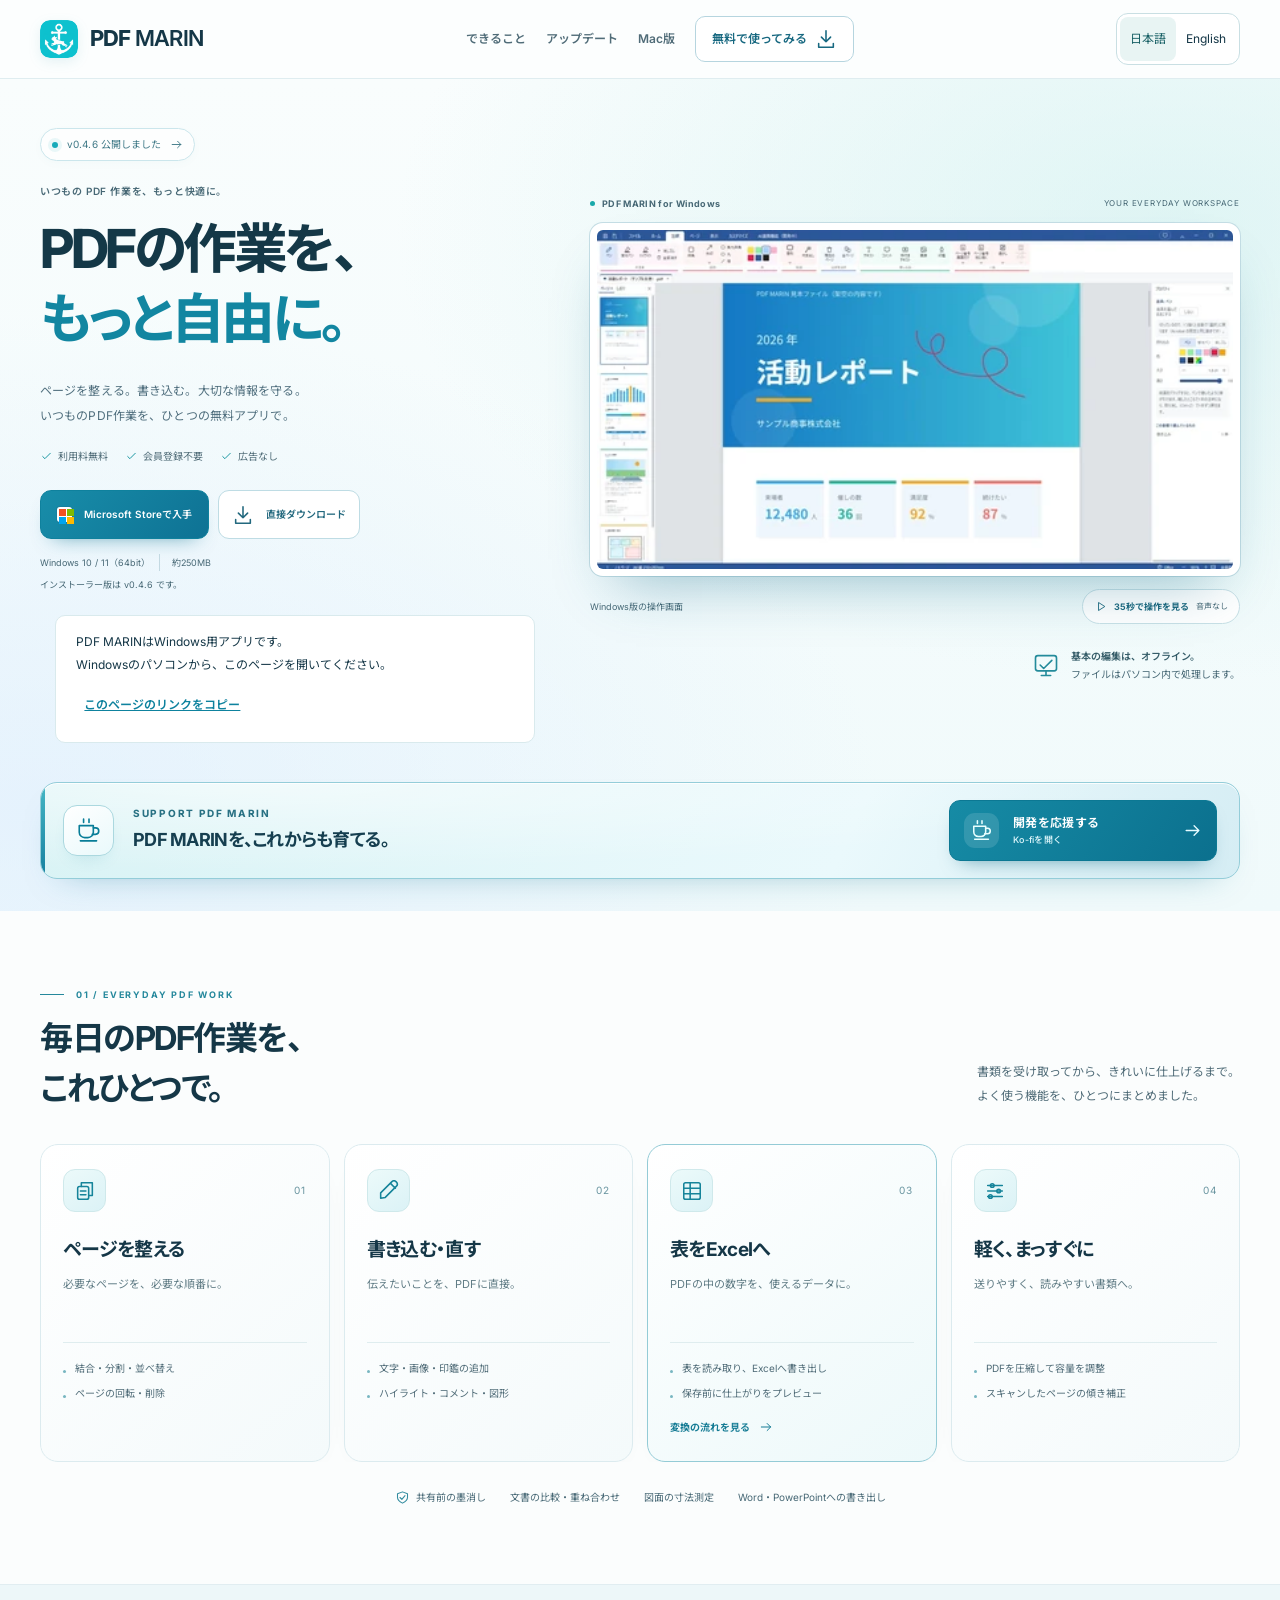
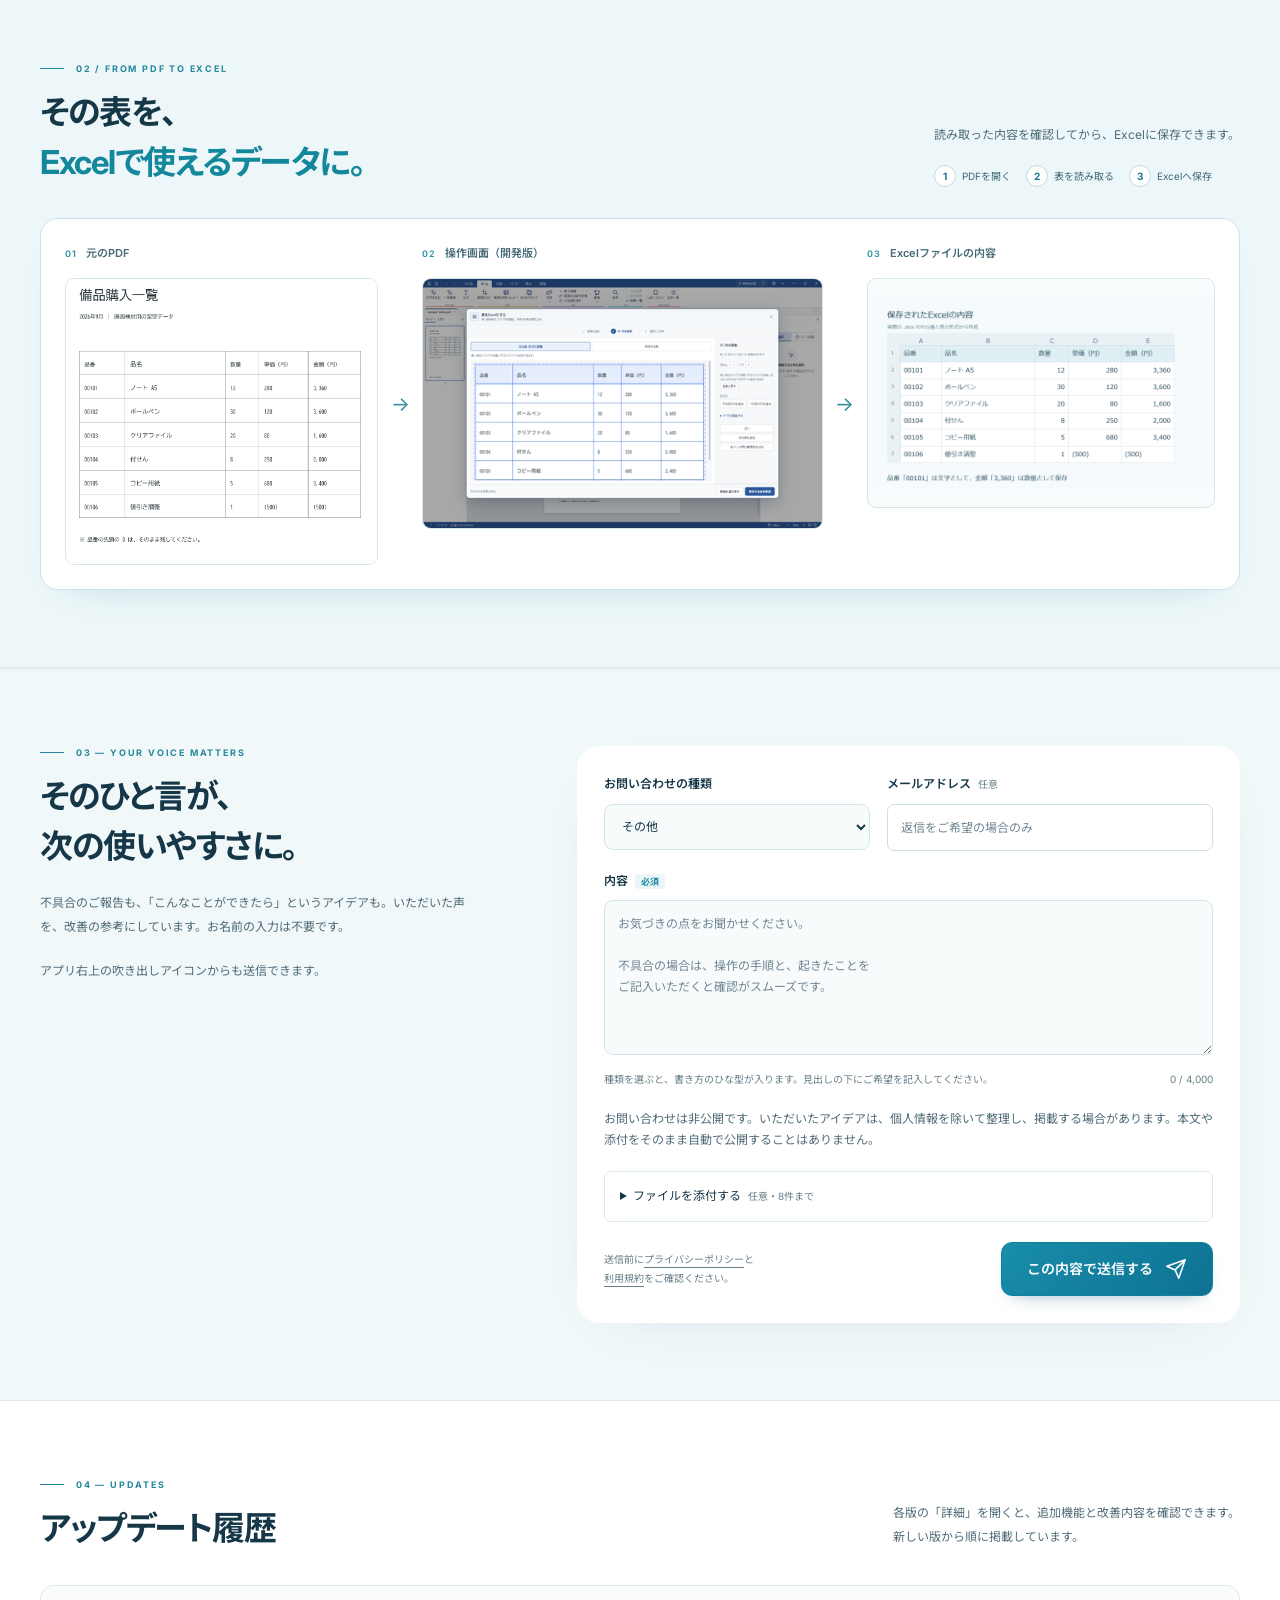
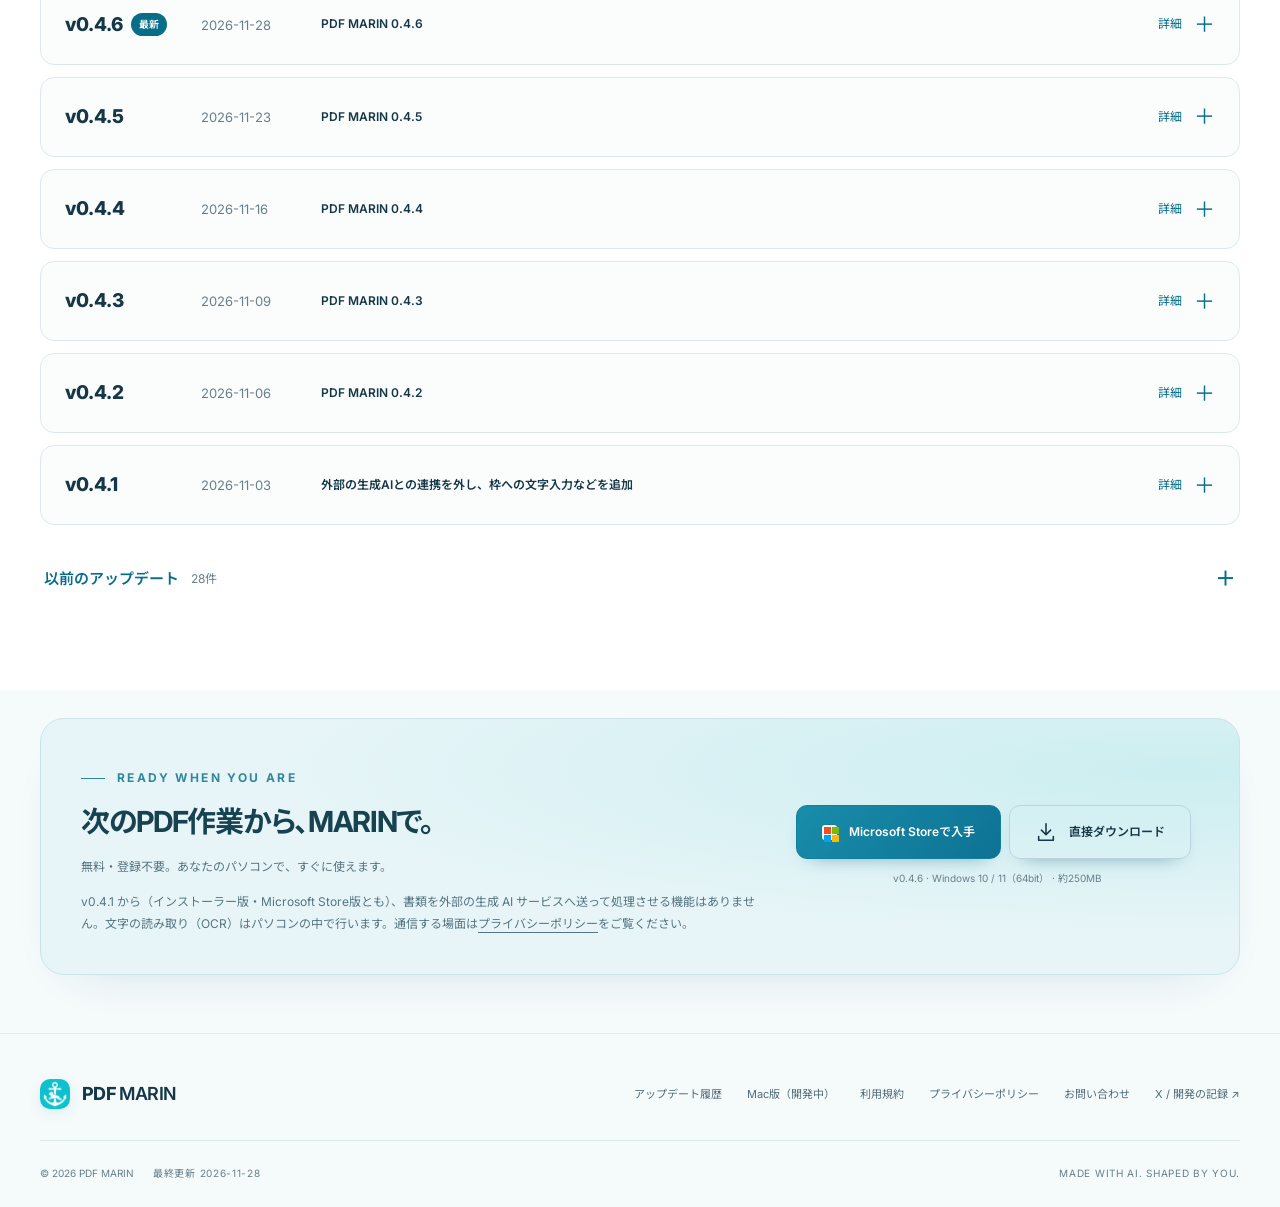
<file: index.html>
<!doctype html>
<html lang="ja">
<head>
<meta charset="utf-8"><meta name="viewport" content="width=device-width, initial-scale=1">
<title>PDF MARIN｜PDFの作業を、もっと自由に。無料のWindows用PDF編集ソフト</title>
<meta name="description" content="PDFの整理、書き込み、墨消し、圧縮、変換をひとつに。PDF MARINは、無料・登録不要・広告なしのWindows用PDF編集ソフトです。基本的な編集はオフラインで使えます。">
<meta name="theme-color" content="#fafcf9"><link rel="icon" href="assets/favicon.ico"><link rel="canonical" href="https://pdf-marin.github.io/">
<meta property="og:type" content="website"><meta property="og:site_name" content="PDF MARIN"><meta property="og:title" content="PDF MARIN｜PDFの作業を、もっと自由に。"><meta property="og:description" content="整理する。書き込む。守る。変換する。無料・登録不要で使えるWindows用PDF編集ソフト。"><meta property="og:image" content="https://pdf-marin.github.io/assets/ogp.png"><meta property="og:url" content="https://pdf-marin.github.io/"><meta name="twitter:card" content="summary_large_image">
<link rel="preconnect" href="https://fonts.googleapis.com"><link rel="preconnect" href="https://fonts.gstatic.com" crossorigin><link href="https://fonts.googleapis.com/css2?family=Inter:wght@400;450;500;600;650;700;750&family=Noto+Sans+JP:wght@400;500;600;700&display=swap" rel="stylesheet">
<link rel="stylesheet" href="assets/site.css?v=20261013-community">
<link rel="stylesheet" href="assets/sea-glass.css?v=20261013-selected01">
<link rel="stylesheet" href="assets/ideas-selected.css?v=20261013-selected01">
<link rel="stylesheet" href="assets/poll-x.css?v=20261014-poll01">
<script type="application/ld+json">{"@context":"https://schema.org","@type":"WebSite","name":"PDF MARIN","alternateName":"PDFマリン","url":"https://pdf-marin.github.io/"}</script>
<script type="application/ld+json">{"@context":"https://schema.org","@type":"SoftwareApplication","name":"PDF MARIN","applicationCategory":"BusinessApplication","operatingSystem":"Windows 10, Windows 11","softwareVersion":"0.4.6","description":"Windows用の無料PDF編集ソフト。ページの整理、注釈、墨消し、傾き補正、OCR文字層の削除、圧縮、図面の寸法測定、Office形式への書き出しに対応。基本的な編集はオフラインで使えます。","url":"https://pdf-marin.github.io/","downloadUrl":"https://github.com/pdf-marin/pdf-marin.github.io/releases/download/v0.4.6/PDF-MARIN-Setup-0.4.6.exe","installUrl":"https://github.com/pdf-marin/pdf-marin.github.io/releases/download/v0.4.6/PDF-MARIN-Setup-0.4.6.exe","image":"https://pdf-marin.github.io/assets/ogp.png","inLanguage":"ja","isAccessibleForFree":true,"offers":{"@type":"Offer","price":"0","priceCurrency":"JPY"},"featureList":["ページの結合・分割・並べ替え","回転・削除・PDF圧縮","パスワードの設定・解除、印刷","ページの傾きを直す（画像を再圧縮しません）","ハイライト・コメント・図形","文字・画像・印鑑の追加","文字の編集・検索、透かし","文字・画像の墨消し","OCRの文字を消す（不可視の文字層のみ）","文書の比較・重ね合わせ","同じ印の一括追加・寸法測定","画像・Office文書をPDFに","PDFをExcel・Word・PPTに","PNG・JPEGへの書き出し"]}</script>
<script defer src="https://cloud.umami.is/script.js" data-website-id="ff3cd968-cb06-4c96-aae5-15c2af2b2469"></script>
<script defer src="assets/site.js?v=20261126-ja-mobile"></script>
<link rel="stylesheet" href="assets/refinement.css?v=20261015-public01">
<script defer src="assets/refinement.js?v=20261015-public01"></script>
<script defer src="assets/release-history.js?v=20261126-motion"></script>
<link rel="alternate" hreflang="ja" href="https://pdf-marin.github.io/"><link rel="alternate" hreflang="en" href="https://pdf-marin.github.io/en/"><link rel="alternate" hreflang="x-default" href="https://pdf-marin.github.io/">
<link rel="stylesheet" href="assets/motion.css?v=20261126-motion">
<link rel="stylesheet" href="assets/ja-mobile.css?v=20261126-ja-mobile">
<link rel="stylesheet" href="assets/en-workflow.css?v=20261126-ja-mobile">
<script defer src="assets/en-workflow.js?v=20261126-ja-mobile"></script>
</head>
<body class="support-one refined">
<svg xmlns="http://www.w3.org/2000/svg" width="0" height="0" style="position:absolute;overflow:hidden" aria-hidden="true"><defs><symbol id="i-arrow" viewBox="0 0 24 24"><path d="M4 12h16m-6-6 6 6-6 6"/></symbol><symbol id="i-down" viewBox="0 0 24 24"><path d="M12 3v12m-5-5 5 5 5-5M4 17v4h16v-4"/></symbol><symbol id="i-check" viewBox="0 0 24 24"><path d="m5 12 4 4L19 6"/></symbol><symbol id="i-shield" viewBox="0 0 24 24"><path d="m12 3 8 3v6c0 5-8 9-8 9s-8-4-8-9V6Z"/><path d="m8 12 3 3 5-6"/></symbol><symbol id="i-offline" viewBox="0 0 24 24"><rect x="3" y="4" width="18" height="13" rx="2"/><path d="M8 21h8m-4-4v4m-5-9 3 3 7-7"/></symbol><symbol id="i-user" viewBox="0 0 24 24"><circle cx="12" cy="7" r="4"/><path d="M4 21v-3a8 8 0 0 1 16 0v3m-3-8 2 2 4-4"/></symbol><symbol id="i-spark" viewBox="0 0 24 24"><path d="m12 3 2.5 6.5L21 12l-6.5 2.5L12 21l-2.5-6.5L3 12l6.5-2.5Z"/></symbol><symbol id="i-pages" viewBox="0 0 24 24"><rect x="4" y="7" width="12" height="14" rx="2"/><path d="M8 7V3h12v14h-4m-9-5h6m-6 4h6"/></symbol><symbol id="i-edit" viewBox="0 0 24 24"><path d="m15 4 5 5M4 20l5-1L21 7a3.5 3.5 0 0 0-5-5L4 14Zm8 6h9"/></symbol><symbol id="i-redact" viewBox="0 0 24 24"><path d="M4 5h16M4 9h11"/><rect x="3" y="13" width="18" height="7" rx="1"/><path d="m6 16 1 1m4-1 1 1m4-1 1 1"/></symbol><symbol id="i-convert" viewBox="0 0 24 24"><path d="M3 9V6h16m-4-4 4 4-4 4M21 15v3H5m4-4-4 4 4 4"/></symbol><symbol id="i-ruler" viewBox="0 0 24 24"><path d="m3 16 13-13 5 5L8 21Z"/><path d="m7 12 2 2m2-6 2 2m2-6 2 2"/></symbol><symbol id="i-zoom" viewBox="0 0 24 24"><path d="M9 3H3v6m12-6h6v6M3 15v6h6m12-6v6h-6"/></symbol><symbol id="i-play" viewBox="0 0 24 24"><path d="m9 5 11 7-11 7Z"/></symbol><symbol id="i-upload" viewBox="0 0 24 24"><path d="M12 16V3m-5 5 5-5 5 5M4 17v4h16v-4"/></symbol><symbol id="i-info" viewBox="0 0 24 24"><circle cx="12" cy="12" r="9"/><path d="M12 11v6m0-10v.1"/></symbol><symbol id="i-heart" viewBox="0 0 24 24"><path d="M20.8 4.6a5.5 5.5 0 0 0-7.8 0L12 5.7l-1-1.1a5.5 5.5 0 0 0-7.8 7.8L12 21l8.8-8.6a5.5 5.5 0 0 0 0-7.8Z"/></symbol><symbol id="i-coffee" viewBox="0 0 24 24"><path d="M3 8h13v6a5 5 0 0 1-5 5H8a5 5 0 0 1-5-5Z"/><path d="M16 10h2a3 3 0 0 1 0 6h-3M4 22h15M7 5V2m5 3V2"/></symbol><symbol id="i-send" viewBox="0 0 24 24"><path d="m22 2-7 20-4-9-9-4Zm0 0L11 13"/></symbol><symbol id="i-close" viewBox="0 0 24 24"><path d="m6 6 12 12M6 18 18 6"/></symbol><symbol id="i-menu" viewBox="0 0 24 24"><path d="M4 6h16M4 12h16M4 18h16"/></symbol><symbol id="i-window" viewBox="0 0 24 24"><rect x="3" y="3" width="18" height="18" rx="2"/><path d="M3 8h18m-8 0v13"/></symbol><symbol id="i-folder" viewBox="0 0 24 24"><path d="M3 7V4h6l3 3h9v13H3Z"/></symbol><symbol id="i-globe" viewBox="0 0 24 24"><circle cx="12" cy="12" r="9"/><ellipse cx="12" cy="12" rx="4" ry="9"/><path d="M3 12h18"/></symbol><symbol id="i-store" viewBox="0 0 24 24"><path d="M5 8h14l1 13H4Z"/><path d="M9 8V6a3 3 0 0 1 6 0v2"/><path d="M8 13h3v3H8zm5 0h3v3h-3z"/></symbol><symbol id="i-table" viewBox="0 0 24 24"><rect x="3" y="3" width="18" height="18" rx="2"/><path d="M3 9h18M3 15h18M10 3v18"/></symbol><symbol id="i-tune" viewBox="0 0 24 24"><path d="M4 6h16M4 12h16M4 18h16"/><circle cx="9" cy="6" r="2"/><circle cx="16" cy="12" r="2"/><circle cx="7" cy="18" r="2"/></symbol></defs></svg>
<a href="#main" class="skip-link">本文へ移動</a>
<header class="site-header"><div class="wrap header-inner"><a class="brand" href="./" aria-label="PDF MARIN ホーム"><img src="assets/icon-128-lossless.webp" width="38" height="38" alt=""><span>PDF <span>MARIN</span></span></a><div class="header-actions"><nav class="language-switch" aria-label="表示言語（日本語を選択中）"><span lang="ja" aria-current="page">日本語</span><a href="en/" lang="en" hreflang="en" aria-label="English version">English</a></nav><button class="menu-toggle" type="button" aria-label="メニューを開く" aria-expanded="false" aria-controls="navigation"><svg class="icon" aria-hidden="true"><use href="#i-menu"/></svg></button></div><nav class="nav" id="navigation" aria-label="メインメニュー"><a href="#features">できること</a><a href="#updates">アップデート</a><a href="mac.html" aria-label="Mac版（開発中）" title="Mac版の紹介（開発中）">Mac版</a><a class="btn small" href="#download">無料で使ってみる <svg class="icon" aria-hidden="true"><use href="#i-down"/></svg></a></nav></div></header>
<main id="main">
<section class="refined-hero" aria-labelledby="hero-title"><div class="wrap">
<div class="hero-split"><div class="hero-copy">
<a class="release-pill" href="#updates"><span class="status-dot"></span><span><span data-version>v0.4.6</span> 公開しました</span><svg class="icon" aria-hidden="true"><use href="#i-arrow"/></svg></a>
<p class="product-label">いつもの PDF 作業を、もっと快適に。</p>
<h1 id="hero-title">PDFの作業を、<br><span>もっと自由に。</span></h1>
<p class="hero-lead">ページを整える。書き込む。大切な情報を守る。<br>いつものPDF作業を、ひとつの無料アプリで。</p>
<ul class="hero-assurance"><li><svg class="icon" aria-hidden="true"><use href="#i-check"/></svg>利用料無料</li><li><svg class="icon" aria-hidden="true"><use href="#i-check"/></svg>会員登録不要</li><li><svg class="icon" aria-hidden="true"><use href="#i-check"/></svg>広告なし</li></ul>
<div class="hero-actions"><a data-store-link data-umami-event="store-open" class="btn store-primary" href="https://apps.microsoft.com/detail/9PM25X8RGJFT" target="_blank" rel="noopener noreferrer"><span class="microsoft-mark" aria-hidden="true"><i></i><i></i><i></i><i></i></span><span>Microsoft Storeで入手</span></a><a data-download data-web-download data-umami-event="installer-download" data-umami-event-version="0.4.6" class="btn direct-download" href="https://github.com/pdf-marin/pdf-marin.github.io/releases/download/v0.4.6/PDF-MARIN-Setup-0.4.6.exe"><svg class="icon" aria-hidden="true"><use href="#i-down"/></svg><span>直接ダウンロード</span></a></div>
<div class="hero-meta"><span>Windows 10 / 11（64bit）</span><span data-size>約250MB</span></div><p class="hero-version">インストーラー版は v0.4.6 です。</p>
<div class="pcnote" id="pcnote" hidden><p>PDF MARINはWindows用アプリです。<br>Windowsのパソコンから、このページを開いてください。</p><button id="copylink" type="button">このページのリンクをコピー</button><p id="copydone" role="status" hidden>リンクをコピーしました。</p></div>
</div>
<div class="product-showcase"><div class="showcase-topline"><span><i></i>PDF MARIN for Windows</span><span>YOUR EVERYDAY WORKSPACE</span></div><div class="product-frame"><picture><source type="image/webp" srcset="assets/shots/home-480.webp 480w, assets/shots/home-800.webp 800w, assets/shots/home-1280.webp 1280w, assets/shots/home-1920.webp 1919w" sizes="(max-width: 600px) calc(100vw - 46px), (max-width: 800px) min(646px, 92vw), (max-width: 1300px) 50vw, 680px"><img class="product-shot" src="assets/shots/home.jpg" alt="PDF MARINでサンプルの活動レポートを開き、注釈を加えたWindows版の操作画面" width="1919" height="1025" fetchpriority="high"></picture></div><div class="showcase-bottom"><span>Windows版の操作画面</span><a class="demo-trigger" href="assets/shots/basics.mp4" data-video><svg class="icon" aria-hidden="true"><use href="#i-play"/></svg>35秒で操作を見る <span>音声なし</span></a></div><div class="showcase-note"><svg class="icon" aria-hidden="true"><use href="#i-offline"/></svg><span><strong>基本の編集は、オフライン。</strong><br>ファイルはパソコン内で処理します。</span></div></div>
</div>
<aside class="support-block hero-support-card" aria-labelledby="support-title"><div class="support-mark" aria-hidden="true"><svg class="icon"><use href="#i-coffee"/></svg></div><div class="support-card-copy"><p class="support-eyebrow">SUPPORT PDF MARIN</p><h3 id="support-title">PDF MARINを、これからも育てる。</h3></div><a data-support-link data-umami-event="support-click" data-umami-event-method="ko-fi" class="support-button" href="https://ko-fi.com/pdfmarin" target="_blank" rel="noopener noreferrer"><span class="support-button-mark"><svg class="icon" aria-hidden="true"><use href="#i-coffee"/></svg></span><span class="support-button-copy"><strong>開発を応援する</strong><small>Ko-fiを開く</small></span><svg class="icon arrow" aria-hidden="true"><use href="#i-arrow"/></svg></a></aside>
</div></section>

<section class="section features refined-features" id="features" aria-labelledby="features-title"><div class="wrap"><div class="section-head"><div><p class="eyebrow">01 / EVERYDAY PDF WORK</p><h2 id="features-title">毎日のPDF作業を、<br>これひとつで。</h2></div><p class="section-desc">書類を受け取ってから、きれいに仕上げるまで。<br>よく使う機能を、ひとつにまとめました。</p></div><div class="feature-grid">
<article class="feature-card"><div class="feature-top"><span class="feature-icon"><svg class="icon" aria-hidden="true"><use href="#i-pages"/></svg></span><span class="feature-number">01</span></div><h3>ページを整える</h3><p>必要なページを、必要な順番に。</p><ul><li>結合・分割・並べ替え</li><li>ページの回転・削除</li></ul></article>
<article class="feature-card"><div class="feature-top"><span class="feature-icon"><svg class="icon" aria-hidden="true"><use href="#i-edit"/></svg></span><span class="feature-number">02</span></div><h3>書き込む・直す</h3><p>伝えたいことを、PDFに直接。</p><ul><li>文字・画像・印鑑の追加</li><li>ハイライト・コメント・図形</li></ul></article>
<article class="feature-card featured-purpose"><div class="feature-top"><span class="feature-icon"><svg class="icon" aria-hidden="true"><use href="#i-table"/></svg></span><span class="feature-number">03</span></div><h3>表をExcelへ</h3><p>PDFの中の数字を、使えるデータに。</p><ul><li>表を読み取り、Excelへ書き出し</li><li>保存前に仕上がりをプレビュー</li></ul><a class="card-link" href="#excel-demo">変換の流れを見る <svg class="icon" aria-hidden="true"><use href="#i-arrow"/></svg></a></article>
<article class="feature-card"><div class="feature-top"><span class="feature-icon"><svg class="icon" aria-hidden="true"><use href="#i-tune"/></svg></span><span class="feature-number">04</span></div><h3>軽く、まっすぐに</h3><p>送りやすく、読みやすい書類へ。</p><ul><li>PDFを圧縮して容量を調整</li><li>スキャンしたページの傾き補正</li></ul></article>
</div><div class="more-capabilities"><span><svg class="icon" aria-hidden="true"><use href="#i-shield"/></svg>共有前の墨消し</span><span>文書の比較・重ね合わせ</span><span>図面の寸法測定</span><span>Word・PowerPointへの書き出し</span></div></div></section>

<section class="section excel-showcase" id="excel-demo" aria-labelledby="excel-title"><div class="wrap"><div class="section-head"><div><p class="eyebrow">02 / FROM PDF TO EXCEL</p><h2 id="excel-title">その表を、<br><span>Excelで使えるデータに。</span></h2></div><div><p class="section-desc">読み取った内容を確認してから、Excelに保存できます。</p><ol class="excel-steps"><li><b>1</b>PDFを開く</li><li><b>2</b>表を読み取る</li><li><b>3</b>Excelへ保存</li></ol></div></div><div class="excel-evidence" data-excel-evidence><div class="excel-images"><figure><figcaption><span>01</span> 元のPDF</figcaption><a href="assets/excel-before.png" target="_blank" rel="noopener" aria-label="元のPDFの画像を大きく見る"><picture><source type="image/webp" srcset="assets/excel-before.webp"><img src="assets/excel-before.png" width="1040" height="950" loading="lazy" alt="品名、数量、単価、金額の入った備品購入一覧のPDF。架空のサンプルデータ。"></picture></a></figure><span class="excel-arrow" aria-hidden="true">→</span><figure><figcaption><span>02</span> 操作画面（開発版）</figcaption><a href="assets/excel-process.png" target="_blank" rel="noopener" aria-label="PDF MARINの表を確認する操作画面を大きく見る"><picture><source type="image/webp" srcset="assets/excel-process-480.webp 480w, assets/excel-process-800.webp 800w, assets/excel-process-1600.webp 1600w" sizes="(max-width: 760px) calc(100vw - 82px), (max-width: 1300px) 32vw, 435px"><img src="assets/excel-process.png" width="1600" height="1000" loading="lazy" alt="PDF MARINの実際の開発版画面で、表の行と列を青い線で確認している様子。"></picture></a></figure><span class="excel-arrow" aria-hidden="true">→</span><figure><figcaption><span>03</span> Excelファイルの内容</figcaption><a href="assets/excel-after.png" target="_blank" rel="noopener" aria-label="保存されたExcelファイルの内容を大きく見る"><picture><source type="image/webp" srcset="assets/excel-after.webp"><img src="assets/excel-after.png" width="1440" height="800" loading="lazy" alt="実際に保存したxlsxのセル値と表示形式を可視化した表。品番00101と金額3,360が保存されている。Microsoft Excelの画面ではありません。"></picture></a></figure></div></div></div></section>


<section class="section feedback" id="report"><div class="wrap feedback-grid"><div class="feedback-intro"><div><p class="eyebrow">03 — YOUR VOICE MATTERS</p><h2>そのひと言が、<br>次の使いやすさに。</h2><p class="section-desc">不具合のご報告も、「こんなことができたら」というアイデアも。いただいた声を、改善の参考にしています。お名前の入力は不要です。</p><p class="section-desc">アプリ右上の吹き出しアイコンからも送信できます。</p></div></div>
<form class="feedback-form" method="post" enctype="multipart/form-data" action="https://pdf-marin-backend.pdfmarin.workers.dev/feedback"><div class="form-row"><label><span class="field-label">お問い合わせの種類</span><select name="kind"><option value="bug">不具合のご報告</option><option value="want">新機能のアイデア</option><option value="hard">使い勝手の改善</option><option value="other" selected>その他</option></select></label><label><span class="field-label">メールアドレス<span class="optional">任意</span></span><input type="email" name="contact" autocomplete="email" placeholder="返信をご希望の場合のみ"></label></div><label><span class="field-label">内容<span class="required">必須</span></span><textarea name="text" required maxlength="4000" placeholder="お気づきの点をお聞かせください。&#10;&#10;不具合の場合は、操作の手順と、起きたことを&#10;ご記入いただくと確認がスムーズです。" aria-describedby="text-hint"></textarea><span class="textarea-bottom"><span id="text-hint">種類を選ぶと、書き方のひな型が入ります。見出しの下にご希望を記入してください。</span><span id="character-count">0 / 4,000</span></span></label><p class="survey-note">お問い合わせは非公開です。いただいたアイデアは、個人情報を除いて整理し、掲載する場合があります。本文や添付をそのまま自動で公開することはありません。</p>
<details class="attachment-details"><summary>ファイルを添付する<span class="optional">任意・8件まで</span></summary><div class="attachment-content"><p class="attachment-warning">添付ファイルの内容とファイル名は、そのまま開発者に送信されます。機密情報や社外秘の書類は添付しないでください。公開できない箇所は、あらかじめ墨消ししてください。</p><div class="dropzone" id="dropzone"><svg class="icon" aria-hidden="true"><use href="#i-upload"/></svg><p>ファイルをドラッグ＆ドロップ<br>または、クリックして選択</p><input type="file" name="attachments" id="attachments" multiple aria-label="添付ファイルを選択"></div><ul class="filelist" id="filelist"></ul><p class="filenote" id="filenote" role="status" hidden></p></div></details>
<input type="hidden" name="appVersion" value="（公式サイトから送信）"><input type="hidden" name="os" value="ブラウザ"><div class="hp" aria-hidden="true"><label>website<input type="text" name="website" tabindex="-1" autocomplete="off"></label></div><p class="form-status" id="form-status" role="status" hidden></p><div class="form-footer"><p>送信前に<a href="privacy.html">プライバシーポリシー</a>と<br><a href="terms.html">利用規約</a>をご確認ください。</p><button class="btn send" type="submit"><span>この内容で送信する</span><svg class="icon" aria-hidden="true"><use href="#i-send"/></svg></button></div></form></div></section>

<!-- UPDATES:BEGIN -->
<section class="section updates" id="updates" aria-labelledby="updates-title"><div class="wrap">
<div class="section-head"><div><p class="eyebrow">04 — UPDATES</p><h2 id="updates-title">アップデート履歴</h2></div><p class="section-desc">各版の「詳細」を開くと、追加機能と改善内容を確認できます。<br>新しい版から順に掲載しています。</p></div>
<div class="release-list"><details class="release-entry" id="release-0.4.6">
<summary><span class="release-version">v0.4.6<span class="release-badge">最新</span></span><time datetime="2026-11-28">2026-11-28</time><span class="release-title">PDF MARIN 0.4.6</span><span class="release-toggle">詳細<span aria-hidden="true">＋</span></span></summary>
<div class="release-notes"><p>［ツール］に［オートメーション］を加え、PDF の決まった場所の文字や大きさを見て、名前を付けたコピーを別のフォルダへ保存できるようにしました（原本は変えません）。マイドックは PDF の上に重ねて置けるようにし、左のページ一覧には注釈も描くようにしました。寸法線の初期設定、寸法の2点目の見やすさ、面積の［囲みを確定］、タブを選んで閉じる、書類タブのホイールでの切り替えを加えました。設定とメニューを目的別に並べ直し、上書き保存でデスクトップのアイコンが動かないようにし、白黒の印刷など多くの不具合を直しました。0.4.3 以前をお使いの方は、更新のお知らせで［今すぐ更新］を選んでください。</p><p>インストーラー版は v0.4.6（約250MB）です。</p><a class="release-source" href="https://github.com/pdf-marin/pdf-marin.github.io/releases/tag/v0.4.6" target="_blank" rel="noopener noreferrer">GitHubの公開記録を見る <span aria-hidden="true">↗</span></a></div></details><details class="release-entry" id="release-0.4.5">
<summary><span class="release-version">v0.4.5</span><time datetime="2026-11-23">2026-11-23</time><span class="release-title">PDF MARIN 0.4.5</span><span class="release-toggle">詳細<span aria-hidden="true">＋</span></span></summary>
<div class="release-notes"><p>左上の［メニュー］を窓いっぱいの画面にし、設定もその中で開くようにしました。my注釈のドックは道具やコマンドも置ける「マイドック」に、プレゼンモードは右の縦の帯といつも出る［× 終了］に作り直しました。測定の半径・直径・直列寸法・座標、複製して展開、付箋のはみ出し表示、フォルダをまとめて圧縮、印刷の仕上がりサイズの初期値を加えました。メモリの使い方を大きく改善し、着せ替えのアート9種を外して軽くし、多くの画面と不具合を直しました。0.4.3 以前をお使いの方は、更新のお知らせで［今すぐ更新］を選んでください。</p><p>インストーラー版は v0.4.5（約250MB）です。Microsoft Store版も v0.4.5 です。</p><a class="release-source" href="https://github.com/pdf-marin/pdf-marin.github.io/releases/tag/v0.4.5" target="_blank" rel="noopener noreferrer">GitHubの公開記録を見る <span aria-hidden="true">↗</span></a></div></details><details class="release-entry" id="release-0.4.4">
<summary><span class="release-version">v0.4.4</span><time datetime="2026-11-16">2026-11-16</time><span class="release-title">PDF MARIN 0.4.4</span><span class="release-toggle">詳細<span aria-hidden="true">＋</span></span></summary>
<div class="release-notes"><p>下のファイルタブとmy注釈のドックを作り直し、プレゼンモードに帯の自由移動・スポットライト・ぼかし・ペン・拡大・全ページの一覧・持ち時間・発表者メモを加えました。文字や図面の四角へのリンク、フローチャートの［＋］で次の箱、重ねて比較の自動合わせと違いの一覧、段落の縦中横・箇条の印、寸法値を線に沿わせる機能、傾き補正の［他のソフトでもくっきり］、焼き込みの「_確定」保存も加えました。大きいファイルの結合とメモリの使い方を改善し、墨消し・文字の書き換え・印刷・更新など多くの不具合を直しました。0.4.3 をお使いの方は、更新のお知らせで［今すぐ更新］を選んでください。</p><p>インストーラー版は v0.4.4（約270MB）です。Microsoft Store版も v0.4.4 です。</p><a class="release-source" href="https://github.com/pdf-marin/pdf-marin.github.io/releases/tag/v0.4.4" target="_blank" rel="noopener noreferrer">GitHubの公開記録を見る <span aria-hidden="true">↗</span></a></div></details><details class="release-entry" id="release-0.4.3">
<summary><span class="release-version">v0.4.3</span><time datetime="2026-11-09">2026-11-09</time><span class="release-title">PDF MARIN 0.4.3</span><span class="release-toggle">詳細<span aria-hidden="true">＋</span></span></summary>
<div class="release-notes"><p>設定画面を作り直し、8つの分類から探せるようにしました。言語の切り替えは［設定］→［見た目と着せ替え］に移り、アクセント色・背景の絵・字の大きさも選べます。プレゼンモード（F5）は全画面で始まり、右長押しのクイックサークルでレーザーや丸を選べます。発表者の画面ではメモや次のページを見られます。my注釈ボックスには［最近使った］タブ、ドック表示、窓の外への配置を追加しました。ネットワーク上（NAS）の PDF は止まらずに開いて上書き保存できるようにしました。完了のお知らせを減らし、墨消しの消し残しや印刷のはみ出しなど大事な知らせだけを残すようにしました。印刷画面の説明を短くし、電子署名の無い PDF では［電子署名］を灰色にして理由を表示します。</p><p>インストーラー版は v0.4.3（約270MB）です。Microsoft Store版も v0.4.3 です。</p><a class="release-source" href="https://github.com/pdf-marin/pdf-marin.github.io/releases/tag/v0.4.3" target="_blank" rel="noopener noreferrer">GitHubの公開記録を見る <span aria-hidden="true">↗</span></a></div></details><details class="release-entry" id="release-0.4.2">
<summary><span class="release-version">v0.4.2</span><time datetime="2026-11-06">2026-11-06</time><span class="release-title">PDF MARIN 0.4.2</span><span class="release-toggle">詳細<span aria-hidden="true">＋</span></span></summary>
<div class="release-notes"><p>内蔵の外部生成AI連携を撤去しました。ローカルOCR・翻訳と汎用MCP接続は引き続き利用できます。本文編集の道具箱の配置と追加設定の開閉を修正し、段落編集を開けない場合の案内を改善しました。PDF読込時のタブ切替や一部のファイル情報取得失敗への対処、開けなかった場合の通知を改善しました。印刷画面では2つの印刷方法と、利用できない場合の理由を分かりやすくしました。</p><p>インストーラー版は v0.4.2（約269MB）です。Microsoft Store版は v0.4.1 です。</p><a class="release-source" href="https://github.com/pdf-marin/pdf-marin.github.io/releases/tag/v0.4.2" target="_blank" rel="noopener noreferrer">GitHubの公開記録を見る <span aria-hidden="true">↗</span></a></div></details>
<details class="release-entry" id="release-0.4.1">
<summary><span class="release-version">v0.4.1</span><time datetime="2026-11-03">2026-11-03</time><span class="release-title">外部の生成AIとの連携を外し、枠への文字入力などを追加</span><span class="release-toggle">詳細<span aria-hidden="true">＋</span></span></summary>
<div class="release-notes"><p>インストーラー版から外部の生成AIと連携する機能を外し、印刷された枠への文字入力などを追加しました。</p>
<h3>主な変更</h3>
<ul><li>インストーラー版から、書類を外部の生成 AI サービスへ送って処理させる機能を外しました。パソコンの中で動く文字の読み取り（OCR）と翻訳は、これまでどおり使えます。</li><li>小さい文字の注釈を選んだとき、大きさを変えるための四角（つかみ手）が文字に重なって隠してしまう問題を直しました。</li><li>印刷された申込書などの枠をドラッグで囲むと、その場で文字を入力できる［枠に入力］を追加しました（リボンの「フォーム」の組）。罫線や背景は隠さず、保存後もクリックで直せます。</li><li>文字の注釈に取り消し線（単線・二重線）を付けられるようにし、取り消し線の道具でも二重線を選べるようにしました。</li><li>吹き出しの引き出し線を足して、2本以上にできるようにしました。</li><li>ご注意: 取り消し線（文字の注釈の取り消し線・取り消し線の二重線）や2本以上の引き出し線を使って保存した書類を v0.4.0 以前の PDF MARIN（Microsoft Store 版を含む）で開くと、その書類の PDF MARIN の注釈を直せなくなります（表示と印刷はできます）。ほかのパソコンが v0.4.0 以前のままのときは、これらを使わずにお使いください。</li></ul>
<h3>English</h3>
<ul><li>The installer edition no longer includes any feature that sends documents to an external generative AI service for processing. Text recognition (OCR) and translation that run on your PC are still available as before.</li><li>Fixed the resize handles (small squares) covering the text when a small text annotation is selected.</li><li>Added Type in boxes (in the Forms group of the ribbon): drag around a box printed on a form to type text in it right there. Lines and backgrounds stay visible, and you can click the text to change it after saving.</li><li>Text annotations can now have a strikethrough (single or double), and the strikethrough tool can now draw a double line.</li><li>Callouts can now have more than one leader line.</li><li>Note: if you save a document that uses these strikethroughs (on text annotations, or a double strikethrough) or callouts with more than one leader line, PDF MARIN v0.4.0 or earlier (including the Microsoft Store edition) cannot edit that document's PDF MARIN annotations. The document can still be viewed and printed. If another PC still has v0.4.0 or earlier, please do not use these features.</li></ul>
<h3>ダウンロード</h3>
<p>インストーラー版は v0.4.1（約269MB）です。Microsoft Store版も v0.4.1 です。</p>
<p>インストーラー版をお使いの方は、アプリの［更新を確認］からも更新できます。</p>
<a class="release-source" href="https://github.com/pdf-marin/pdf-marin.github.io/releases/tag/v0.4.1" target="_blank" rel="noopener noreferrer">GitHubの公開記録を見る <span aria-hidden="true">↗</span></a></div>
</details></div>
<details class="release-archive"><summary>以前のアップデート <span>28件</span><span aria-hidden="true">＋</span></summary><div class="release-list"><details class="release-entry" id="release-0.4.0">
<summary><span class="release-version">v0.4.0</span><time datetime="2026-10-29">2026-10-29</time><span class="release-title">起動できなくなる不具合の修正と、ページ移動・ネットワーク上のPDFの改善</span><span class="release-toggle">詳細<span aria-hidden="true">＋</span></span></summary>
<div class="release-notes"><p>文字の注釈スタイルを保存すると次の起動から起動できなくなる不具合などを修正しました。</p>
<h3>主な変更</h3>
<ul><li>文字・枠付き・下地付きの注釈スタイルを保存すると、次の起動から「起動に失敗しました。アプリを開き直してください。」と表示されて起動できなくなる問題を修正しました。起動に失敗したときは、原因の手がかり（文書名や場所は含みません）を画面と記録に残すようにしました。</li><li>複数選んだページの縮小表示をまとめてドラッグしたとき、1ページしか移動しない問題を修正しました。</li><li>NASなどネットワーク上のPDFが「読み込み中にファイルが変更されたため…」と表示されて開けないことがある問題を改善しました。</li></ul>
<h3>English</h3>
<ul><li>Fixed a bug where saving a text, boxed text, or text-with-background annotation style stopped the app from starting the next time. If startup fails, a short hint about the cause (without document names or locations) is now shown on screen and kept in the log.</li><li>Fixed dragging several selected page thumbnails moving only one page.</li><li>Improved opening PDFs on a NAS or other network location that sometimes failed with a message saying the file was changed while it was being read.</li></ul>
<h3>ダウンロード</h3>
<p>インストーラー版は v0.4.0（約269MB）です。Microsoft Store版は v0.3.9 です。</p>
<p>v0.3.9で起動できなくなった場合は、このページからv0.4.0をダウンロードし、そのまま上書きでインストールしてください。アンインストールや設定の削除は不要です。</p>
<a class="release-source" href="https://github.com/pdf-marin/pdf-marin.github.io/releases/tag/v0.4.0" target="_blank" rel="noopener noreferrer">GitHubの公開記録を見る <span aria-hidden="true">↗</span></a></div>
</details>
<details class="release-entry" id="release-0.3.9">
<summary><span class="release-version">v0.3.9</span><time datetime="2026-10-28">2026-10-28</time><span class="release-title">日本語・英語の表示切替と操作性を改善</span><span class="release-toggle">詳細<span aria-hidden="true">＋</span></span></summary>
<div class="release-notes"><h3>主な変更</h3>
<ul><li>アプリの表示言語を日本語・英語から選べるようになりました。右上の「Language」または表示設定から切り替えられます。PDF内の文章の言語を変更する操作とは別です。</li><li>リボン・設定・プロパティ・問い合わせなどの表示を整理し、機能検索や狭い画面での操作を改善しました。</li><li>英語表示は主要画面から順に対応しています。一部の画面・短いお知らせ・切替直後の表示は日本語や切替前の言語で表示される場合があります。</li></ul>
<h3>English</h3>
<ul><li>Choose Japanese or English for the app interface using Language at the top of the window or the display settings. This setting does not translate your PDF content.</li><li>Improved interface labels, feature search, settings, and access to commands in smaller windows.</li><li>English support covers the main screens. Some dialogs, brief messages, or controls immediately after switching languages may still appear in Japanese or the previous language.</li></ul>
<h3>ダウンロード</h3>
<p>インストーラー版は v0.3.9 です。Microsoft Store版は更新申請・審査の状況により配信時期が異なります。</p>
<a class="release-source" href="https://github.com/pdf-marin/pdf-marin.github.io/releases/tag/v0.3.9" target="_blank" rel="noopener noreferrer">GitHubの公開記録を見る <span aria-hidden="true">↗</span></a></div>
</details>
<details class="release-entry" id="release-0.3.8">
<summary><span class="release-version">v0.3.8</span><time datetime="2026-10-22">2026-10-22</time><span class="release-title">機能検索・翻訳・OCR・大容量PDFの圧縮を改善</span><span class="release-toggle">詳細<span aria-hidden="true">＋</span></span></summary>
<div class="release-notes"><p>機能の探しやすさ、翻訳・OCR・大容量PDFの圧縮などを改善しました。</p>
<ul><li>機能を探す：ひらがなや言い換えで検索できます。リボンと▽メニューにある機能を対象に、候補を8件ずつ表示し、追加表示で続きを見られます。通常は今使える機能を表示し、切り替えると使えない理由も確認できます。</li><li>検索の配置：上部の入口を［機能を探す］→［PDF内を検索］の順に整理しました。機能検索は移動・サイズ変更ができ、「浮かせる」「横に並べる」「リボン下」の配置を保存できます。</li><li>PDFの翻訳：「元と同じ配置」での訳文の配置や、数式・スキャンを含むページの処理を改善しました。プレビューを拡大縮小でき、訳のページを「元のすぐ後ろ」「最後にまとめる」「元と置き換える」から選べます。訳せなかった部分は確認事項でお知らせします。</li><li>OCR：画面と読み取り方の選択を整理し、処理の待ち時間を短縮しました。読み取りの取り消しや、結果を修正して反映し直す操作も改善しました。</li><li>大容量PDFの圧縮：処理を高速化し、一部のスキャンPDFが読み取れず止まる問題や、メモリを多く使う処理を改善しました。下見の見込みと実際の設定が食い違う問題も修正しました。</li><li>スキャン・余白：余白を切りそろえる機能や、上下左右の中央へ移動する機能を追加しました。淡い図形の枠を余白と誤認する問題も修正しました。傾き補正では進み具合を表示し、途中で取り消せます。</li><li>編集しやすさ：PDF表示のスクロールバーを掴みやすくしました。道具の帯を開閉したときに、1ページ表示の紙面が横へずれる問題も修正しました。折れ線・曲線・多角形の途中へ頂点を追加できます。右クリックメニューの編集では、ドラッグで追加する位置が分かりやすくなりました。</li><li>複数PDFの整理：表紙と明細など、別々のPDFをコードやファイル名で組み合わせて保存できます。保存前の確認や、途中で止まった場合の保存し直しも改善しました。</li><li>そのほかの修正：印刷の用紙案内、しおり・コメント、日本語入力、設定の取り込み、Word・Excel・PowerPointへの書き出しを改善しました。処理中に書類を切り替えたときの誤操作や、保存失敗時のファイル保護に関する問題も修正しました。</li></ul>
<p>利用規約を2.20に改定しました。更新後の初回起動で規約の確認画面がもう一度表示されます。更新失敗時に送る限定情報を追加しました。場所・ファイル名・プロセス名は送りません。</p>
<p>インストーラー版は v0.3.8（約268MB）です。Microsoft Store版も v0.3.8 です。</p>
<a class="release-source" href="https://github.com/pdf-marin/pdf-marin.github.io/releases/tag/v0.3.8" target="_blank" rel="noopener noreferrer">GitHubの公開記録を見る <span aria-hidden="true">↗</span></a></div>
</details>
<details class="release-entry" id="release-0.3.7">
<summary><span class="release-version">v0.3.7</span><time datetime="2026-10-19">2026-10-19</time><span class="release-title">スナップショット・曲線・3点の角度・翻訳とOCRの改善</span><span class="release-toggle">詳細<span aria-hidden="true">＋</span></span></summary>
<div class="release-notes"><p>ページの一部を切り取ってコピー・保存・印刷できる「スナップショット」を追加しました。翻訳と文字の読み取り（OCR）も使いやすくしました。</p>
<ul><li>ページの一部を囲んで、コピー・画像で保存・印刷できる「スナップショット」を追加しました。</li><li>測定に「角度（3点）」を追加しました。</li><li>追加した文字の「行間」を変えられるようにしました。</li><li>注釈の図形に「曲線」と「閉じた曲線」を追加しました。</li><li>右クリックメニューの組み替えで、機能をドラッグして好きな位置へ追加できるようにしました。</li><li>印刷に「用紙に合わせて回転」を追加し、黒い文字のふちに色がにじむ問題を直しました。</li><li>翻訳の画面を簡単にし、元の配置を保つ翻訳で訳せずに残る部分を減らしました。</li><li>OCRの進み具合を、作業の名前・ページ数・経過時間で表示するようにしました。OCRしたPDFの文字を、ほかのソフトでも取り出せるようにしました。</li><li>［ページ番号・ヘッダー］を［ページ］タブへ移しました。</li><li>アプリを閉じるとき、まれに異常終了することがある問題を直しました。</li></ul>
<p>インストーラー版は v0.3.7（約267MB）です。Microsoft Store版も v0.3.7 です。</p>
<a class="release-source" href="https://github.com/pdf-marin/pdf-marin.github.io/releases/tag/v0.3.7" target="_blank" rel="noopener noreferrer">GitHubの公開記録を見る <span aria-hidden="true">↗</span></a></div>
</details> <details class="release-entry" id="release-0.3.6">
<summary><span class="release-version">v0.3.6</span><time datetime="2026-10-17">2026-10-17</time><span class="release-title">印刷の改善・ほかのソフトでも消せる注釈・アプリから相談</span><span class="release-toggle">詳細<span aria-hidden="true">＋</span></span></summary>
<div class="release-notes"><p>印刷の確実さと、注釈・表の文字の直しやすさを改善しました。アプリから作者に相談できるようにもなりました。</p>
<ul><li>アプリの「お問い合わせ」から作者に相談できるようになりました。メールアドレスを入れなくても、同じ相談の中でやり取りできます。</li><li>書き込んだ注釈を、PDF本来の注釈として保存するようにしました。ほかのPDFソフトでも選んだり消したりできます。焼き込みたいときは［注釈を焼き込んで保存］を使えます。</li><li>ハイライト・下線・取り消し線・ふせんをクリックすると、横にコメントの吹き出しが開くようにしました。</li><li>図形の線の種類に、破線・点線・一点鎖線・二点鎖線を追加しました。</li><li>端末内翻訳に「最高品質」と「前の段落も参考にして訳す」を追加しました。</li><li>F4 キーで左の欄（ページ・しおり）を表示・非表示にできるようにしました。</li><li>印刷で用紙ごとに必要な紙を案内し、キャンセルがその場で止まるようにしました。注釈を印刷しない設定でも、フォームに入力した文字は印刷します。</li><li>表のマスの文字を直したとき、表の形や罫線が崩れる問題を修正しました。</li><li>右クリックの「墨消し範囲に追加」で選んだ範囲を墨消しできない問題を修正しました。</li></ul>
<p>インストーラー版は v0.3.6（約267MB）です。Microsoft Store版も v0.3.6 です。</p>
<p>利用規約・プライバシーポリシーを版2.19に更新しました（アプリ内の相談機能についての説明を追加）。</p>
<a class="release-source" href="https://github.com/pdf-marin/pdf-marin.github.io/releases/tag/v0.3.6" target="_blank" rel="noopener noreferrer">GitHubの公開記録を見る <span aria-hidden="true">↗</span></a></div>
</details> <details class="release-entry" id="release-0.3.5">
<summary><span class="release-version">v0.3.5</span><time datetime="2026-10-15">2026-10-15</time><span class="release-title">メモリ使用・表示の復旧・更新処理を改善</span><span class="release-toggle">詳細<span aria-hidden="true">＋</span></span></summary>
<div class="release-notes"><p>大きなPDFやメモリの少ない環境での処理と、表示・更新の動作を改善しました。</p>
<ul><li>空きメモリの推定値だけで、PDFの表示・編集・保存・OCR・翻訳などを中断する制限を見直しました。重い処理は順番に実行します。</li><li>描画用メモリを一時的に確保できない場合、不要な描画キャッシュを解放して描き直すようにしました。表示済みのページを保ちながら進めます。</li><li>大きなPDFの保存と編集履歴の保持を改善しました。自動バックアップが有効な場合は、保存前にもバックアップを作成します。</li><li>スキャンしたPDFのOCR（文字の読み取り）が、条件によって途中で止まる問題を修正しました。</li><li>更新中にアプリを起動した場合の処理と、インストーラーの起動中アプリ確認を改善しました。</li><li>手のひらツールのまま文字と画像を選択できる設定を追加しました。</li><li>吹き出しの文字色と引き出し線の色を個別に設定できるようにしました。</li><li>印刷プレビューのマウスホイールによるページ送りと、開いている複数のタブからの印刷に対応しました。</li><li>拡大・縮小やサイドバーの変更時の表示位置を改善しました。</li></ul>
<p>インストーラー版は v0.3.5（約266MB）です。Microsoft Store版も v0.3.5 です。</p>
<a class="release-source" href="https://github.com/pdf-marin/pdf-marin.github.io/releases/tag/v0.3.5" target="_blank" rel="noopener noreferrer">GitHubの公開記録を見る <span aria-hidden="true">↗</span></a></div>
</details> <details class="release-entry" id="release-0.3.4">
<summary><span class="release-version">v0.3.4</span><time datetime="2026-10-13">2026-10-13</time><span class="release-title">大きなPDFの読み込み・OCR・編集を改善</span><span class="release-toggle">詳細<span aria-hidden="true">＋</span></span></summary>
<div class="release-notes"><p>大きなPDFの読み込みと、文字の読み取り・編集を改善しました。</p>
<ul><li>大きなPDFを開くときの重複処理を減らしました。</li><li>OCRを開始できない場合がある問題を修正しました。</li><li>範囲OCRのプレビューに倍率指定・幅に合わせる・全体表示を追加し、画面の位置と大きさも調整できるようにしました。</li><li>「全体を表示」「横幅に合わせる」「拡大・縮小」などの表示操作を、リボン・マイタブ・クイックサークル・ショートカットへ追加できるようにしました。</li><li>薄い文字を濃くする機能を追加しました。プレビューで調整し、通常の文字やスキャン書類に使えます。</li><li>英語・日本語の端末内翻訳を、試験的な機能として追加しました。OCRで読んだ文字も翻訳し、原文と見比べて編集できます。図表の配置を残した対訳ページの追加にも対応します。初回は翻訳用データのダウンロードが必要です。誤訳や読み違いが含まれる場合があるため、警告の有無にかかわらず原文と照合してお使いください。</li><li>PDFの外部変更を自動で反映する設定は、新規利用時の初期状態をオフにしました。保存済みの選択は保持します。</li></ul>
<p>インストーラー版は v0.3.4（約266MB）です。Microsoft Store版は v0.3.4 を公開中です。</p>
<a class="release-source" href="https://github.com/pdf-marin/pdf-marin.github.io/releases/tag/v0.3.4" target="_blank" rel="noopener noreferrer">GitHubの公開記録を見る <span aria-hidden="true">↗</span></a></div>
</details> <details class="release-entry" id="release-0.3.3">
<summary><span class="release-version">v0.3.3</span><time datetime="2026-10-11">2026-10-11</time><span class="release-title">PDFファイルのアイコン表示を修正</span><span class="release-toggle">詳細<span aria-hidden="true">＋</span></span></summary>
<div class="release-notes"><p>PDFファイルのアイコンが白い表示になる問題を修正しました。</p>
<ul><li>更新時にPDF MARINのアイコン登録を修復するようにしました。</li><li>以前のアイコン登録を使っている環境にも対応しました。</li></ul>
<p>インストーラー版は v0.3.3（約266MB）です。</p>
<a class="release-source" href="https://github.com/pdf-marin/pdf-marin.github.io/releases/tag/v0.3.3" target="_blank" rel="noopener noreferrer">GitHubの公開記録を見る <span aria-hidden="true">↗</span></a></div>
</details> <details class="release-entry" id="release-0.3.2">
<summary><span class="release-version">v0.3.2</span><time datetime="2026-10-11">2026-10-11</time><span class="release-title">OCRキャプチャー・画像統合・編集画面とプレビューを改善</span><span class="release-toggle">詳細<span aria-hidden="true">＋</span></span></summary>
<div class="release-notes"><p>日常のPDF編集を使いやすくする機能追加と、設定画面・プレビューの改善を行いました。</p>
<ul><li>OCR画面にキャプチャーモードを追加。PDF上で囲んだ範囲の文字を読み取れます。</li><li>貼り付けた画像をPDFのページに統合する機能を追加。統合した画像をOCRで読み取れるようにしました。</li><li>クイックサークルの起動方法を設定画面から選べるようにし、右クリックメニューにも入口を追加しました。</li><li>フォーム編集の画面を広げ、種類と配置後の見本を確認しながら設定できるようにしました。チェックなし・チェックありの見本から初期状態を選べます。</li><li>吹き出しの種類と色を、プロパティの見本で確認できるようにしました。</li><li>画像の挿入操作の名前と説明を見直し、画像編集では選べる画像を点線で表示するようにしました。</li><li>傾き補正の対象ページを切り替えてプレビューできるようにしました。画像保存でも設定を確認しながら仕上がりを確認できます。</li><li>Word・Excel書き出しのプレビューを改善。Excelでは書き出すシートを選べるようにしました。Word書き出しで、一部の文字がヘッダーとして扱われ本文から欠落する問題も修正しました。</li><li>しおりとコメントの管理を分け、名前変更や定型文などの画面を整理しました。検索、ヒント、各操作の日本語も見直しました。</li><li>ウィンドウ切り替えや見開き分割などの画面で、移動や大きさの調整を改善しました。名前変更と見開き分割の画面は、外側をクリックしても閉じなくなりました。</li><li>白い墨消しを追加。入力欄の元データを安全に消去できるか確認し、消去できない場合は処理を止めるようにしました。</li><li>処理のキャンセルとページ表示の復帰を改善し、メモリー使用量に応じた処理制御を見直しました。</li></ul>
<p>インストーラー版は v0.3.2（約266MB）です。</p>
<a class="release-source" href="https://github.com/pdf-marin/pdf-marin.github.io/releases/tag/v0.3.2" target="_blank" rel="noopener noreferrer">GitHubの公開記録を見る <span aria-hidden="true">↗</span></a></div>
</details> <details class="release-entry" id="release-0.3.1">
<summary><span class="release-version">v0.3.1</span><time datetime="2026-10-07">2026-10-07</time><span class="release-title">タブレットで書き込み・グリッド・まとめて印刷</span><span class="release-toggle">詳細<span aria-hidden="true">＋</span></span></summary>
<div class="release-notes"><h3>大切なお知らせ（更新・アンインストール・書き込みの保護）</h3>
<ul><li>「PDF MARIN が起動しています」と出て、更新や入れ直しが先へ進まないことがあった不具合を直しました。画面を閉じていても、裏で動いている PDF MARIN の部品（AI アプリとつなぐ中継役など）が原因でした。0.1.8 などの古い版からも、［更新］で上がれます</li><li>確かめて止めるのは、インストール先にある PDF MARIN 自身の部品だけにしました。ほかのソフトには触れません。止められない物があるときは、その名前と場所を画面に出します。更新がうまくいかなかったときも、そのことをお知らせします</li><li>アンインストールで設定・レシピ・マクロ・印鑑・履歴を消すのは、［はい］を選んだときだけにしました。既定は［いいえ］（残す）です。入れ直したときに、そのまま使えます</li><li>すでに開いている PDF をもう一度開いたとき、条件によっては保存していない書き込みが消えることがあった問題を直しました。今は開いているタブに切り替えます。ファイルがほかで書き換わっていて、保存していない変更があるときは、どうするかをお聞きします</li></ul>
<h3>タブレットで書き込む（タブレットモード）</h3>
<ul><li>［ホーム］タブの右端に［タブレットモード］を追加しました。同じ Wi-Fi の iPad などで、ペンで書いた線が PC の PDF に入ります。タブレットで QR を読み、PC で［つなぐ］を押すだけです</li><li>タブレットで使える道具: ペン（PC と同じ色・太さ5段）、蛍光ペン（濃さ3段）、直線・矢印・四角・楕円、文字（キーボードで入力）、登録したスタンプ、囲んで選んで動かす・消す、消しゴム（一部／まるごと）</li><li>PC で取り消す・動かす・色や太さを変えると、タブレットの表示にも反映します。蛍光ペンは、タブレットでも PDF でも同じ見え方です</li><li>一度つないだタブレットは覚えておき、次からは QR なしでつながります。やり取りは同じ Wi-Fi の中だけで、暗号化しています</li><li>タブレットで［終了］を押したりページを閉じたりすると、PC のタブレットモードも自動で終わるようにしました（入り切りできます。応答が無くなったときは 3 分待ってから終わります）</li></ul>
<h3>注釈を置く・揃える</h3>
<ul><li>［表示］タブに［グリッド］: 1〜20mm の方眼を出し、置く・動かす・大きさを変えるときに、方眼やほかの注釈の端・中心にぴったり合わせられます（Alt を押している間は合わせません）。出し方は「出さない／置く・動かす間だけ／いつも出す」から選べます（最初は出しません）</li><li>［揃える］: 選んだ注釈を左・中央・右などに揃えたり、等間隔に並べたりできます</li><li>図形・文字・吹き出し・ペン・計測の道具を、色・太さ・書体などの設定ごと名前を付けて覚えられます。ボタンの▾から選べ、クイックサークルにも割り当てられます</li><li>注釈を複数選んで右クリックすると、色・太さ・濃さ・書体・塗りをまとめて変えられます（Ctrl＋Z 1回で戻せます）</li><li>今持っている道具のボタンをもう一度押すと、続けて何個も置ける「連続」に切り替わり、もう一度押すと元に戻ります</li></ul>
<h3>印刷と PDF への変換</h3>
<ul><li>まとめて印刷: エクスプローラーで PDF を何個か選んで右クリックから、開かずにまとめて印刷できます（設定で入れたときだけ右クリックに出ます。［ファイル］タブの［まとめて印刷］からも使えます）。順番の並べ替え・見本の確認、ファイルの間での一時停止・中止ができ、失敗したファイルがあっても残りは続けます</li><li>プリンターの一覧に「PDF MARIN」を出せるようにしました（設定で入れたときだけ・管理者の確認が出ます）。ほかのアプリの印刷で選ぶと、刷った物が PDF MARIN の新しいタブで開きます</li><li>Word・Excel・PowerPoint を PDF にするとき、ページ・シート・スライドの範囲、ファイル名、保存先を、見本を見ながら選べます。エクスプローラーの右クリックに「PDF MARIN で範囲を選んで PDF にする…」も足しました</li></ul>
<h3>窓・タブ・表示</h3>
<ul><li>タブを窓の外へドラッグすると新しい窓になり、ほかの窓のタブの列へ落とすと1つにまとまります。保存していない書類も、書き込みごと移ります</li><li>ページ一覧の右クリック［選んだページを新しい窓で開く…］（Ctrl＋Shift＋E）。元の書類から取り除くこともできます</li><li>エクスプローラーで PDF を何個か選んで開くと、1つの窓にタブで並びます</li><li>窓を 480×400 まで狭くできます。リボン・タイトルバー・左右の欄・画面が、Office のように縮みます</li><li>タイトルバーの［リボンの表示オプション］で「常に表示／タブだけ／全画面」を選べます。Ctrl＋F1 で折りたためます。Alt キーを押すと、タブやボタンにキーの字が出て、キーボードだけで選べます（Office と同じです）</li><li>検索の小窓の大きさをドラッグで変えられ、ページの横に並べたり、別の窓で開いたりもできます</li><li>起動したときに［選択］と［ページ移動］のどちらで始めるかを、設定で選べます</li><li>1ページ表示のホイールのスクロールを、なめらかにしました</li><li>PC をつけっぱなしにしていても、新しい版のお知らせが届くようにしました（確かめるのは今までどおり1日1回まで）。作業中・入力中は、お知らせを後回しにします</li></ul>
<h3>文字と文字起こし（OCR）</h3>
<ul><li>段落の文字に［上下の位置］（上・中央・下）を付けました。Word や Excel のテキストボックスと同じです。段落の枠を回すこともできます（Shift を押すと 15° ずつ）</li><li>文字の修正で、入力中の仕上がりを紙の上にその場で表示します。ドラッグや矢印キーで位置、つまみで大きさを直せ、Enter で確定、Esc でやめます。直している文字が修正の欄に隠れないよう、ページを横へ寄せます</li><li>明朝の書類に文字を足すと、明朝（BIZ UD明朝）で書きます（ご自分で書体を選んだときは、そのとおりにします）</li><li>［文字］タブの先頭に［文字］のボタンを移し、登録した定型文をボタンで入れられる［定型文］の組を足しました</li><li>文字を選ぶ枠を、字にぴったり合わせました（OCR の文字も）。余白からなぞると行ごと選べ、2段組のページでは、なぞった段だけを選びます</li><li>OCR で付けた文字を、ほかの PDF ソフトでコピーしたときに、余計な空白が入らないようにしました</li><li>もともと文字のあるページには OCR の文字を重ねないようにしました（文字が二重になりません）。OCR をやり直すと、前の結果と置き換えます</li></ul>
<h3>大きな PDF・圧縮</h3>
<ul><li>数百MB〜1GB の大きなスキャンも、圧縮で実際に小さくなるようにしました（今までは 0% のままのことがありました）。画質を4段から選べ、白黒にする・目標の大きさも指定できます</li><li>空きメモリに合わせて圧縮の速さを調整し、メモリが足りないときは「詰め直すだけにする／ゆっくり縮める」をお聞きします</li><li>大きな PDF を開く・見る・保存するときに使うメモリを、大きく減らしました。ダブルクリックで開くときも、進み具合の表示と中止ができます</li><li>画面が落ちたり固まったりしたときは、真っ白な窓ではなく、理由と［開き直す］を出して、バックアップへご案内します</li></ul>
<h3>しおり</h3>
<ul><li>しおりを足す・［今の表示に更新］で、ページの中の位置も覚えます。しおりを押すと、その位置へ移ります</li><li>しおりの窓: 一覧を下まで送れるようにし、枝を折りたためるようにしました。窓を開いたまま Ctrl＋Z／Ctrl＋Y が効きます</li></ul>
<h3>直したところ</h3>
<ul><li>［読める向きへ］を押しても何も起きないように見えたのを直しました。結果を必ずお知らせし、文字の無い図面やスキャンも、絵から向きを判断します。縦書きのページを横に倒さないようにしました</li><li>［抽出］などで取り出した PDF の中のリンクが、取り出していないページを指して壊れていたのを直しました</li><li>90度回したページで文字の修正の位置をずらすと、逆の向きに動いていたのを直しました</li><li>斜体の文字を上から塗って直すとき、斜めの字の端が残っていたのを直しました</li><li>文字起こし（OCR）の窓と［自信の低い行を確認・訂正］で、閉じる・中止を押すと本当に止まるようにし、結果をページごとに出すようにしました。結果の欄が窓からはみ出していたのも直しました</li><li>アンインストールのあと、エクスプローラーの右クリックに「PDF MARIN で PDF にする」が残っていたのを直しました</li></ul>
<h3>前の版から変わったこと（ご注意）</h3>
<ul><li>段落の［上下の位置］（中央・下）や枠の回転を使って保存した PDF を、v0.3.0 以前の PDF MARIN で開くと、その段落は書き直せない絵として表示されます（見た目は同じです）</li><li>［抽出］で別のファイルに取り出すとき、PDF MARIN で書き込んだ注釈も一緒に入るようになりました</li><li>［全画面表示］［幅に合わせる］［ページに合わせる］は、［表示］タブから右下の欄へ移しました。［タブレットモード］は［ホーム］タブの右端です。ご自分で並べ替えたリボンは、そのまま引き継ぎます</li><li>［文字］タブの［ページの文字を選択］［選んだ文字をコピー］のボタンは外しました（Ctrl＋A／Ctrl＋C はそのまま使えます）</li><li>レシピの一覧には、ご自分で保存したものだけを出すようにしました（前の版で最初から入っていた見本は、一覧に出ません）</li></ul>
<h3>AI 連携（exe 版・［AI連携機能（開発中）］タブ）</h3>
<ul><li>AI チャット: ご自分の PC に入れた Claude Code を使って、開いている PDF について質問したり、操作を頼んだりできます。消す・置き換えるなどの前には、必ず確認を出します。使うモデル（Opus／Sonnet）を選べます（この機能は v0.4.1 で外しました）</li></ul>
<h3>そのほか</h3>
<ul><li>インストーラーの大きさは前の版とほぼ同じです（約266MB）。自動更新では変わった所だけを落とします</li></ul>
<a class="release-source" href="https://github.com/pdf-marin/pdf-marin.github.io/releases/tag/v0.3.1" target="_blank" rel="noopener noreferrer">GitHubの公開記録を見る <span aria-hidden="true">↗</span></a></div>
</details> <details class="release-entry" id="release-0.3.0">
<summary><span class="release-version">v0.3.0</span><time datetime="2026-10-05">2026-10-05</time><span class="release-title">タブの整理・全画面表示・大きなPDFに対応</span><span class="release-toggle">詳細<span aria-hidden="true">＋</span></span></summary>
<div class="release-notes"><h3>タブを使う順にまとめ直しました</h3>
<ul><li>新しい［保存・書き出し］タブ: 保存・圧縮・名前を付けて整理・Word／Excel／PowerPoint・画像・Markdown への書き出しを1か所にまとめ、［ページ］タブのすぐ左に置きました</li><li>新しい［文字］タブ: 文字の編集・置き換え・文字起こし（OCR）・読み取りの訂正・検索・ページの文字の選択とコピーをまとめました</li><li>自分で並べ替えたタブや、マイタブなどのカスタマイズはそのまま引き継ぎます</li><li>マーカーや図形などの道具を使っている間は、書類の上に今の操作の名前と［通常操作に戻る］（Esc）が出て、すぐ選択やページ移動に戻れます</li></ul>
<h3>見る・めくる</h3>
<ul><li>［表示］タブの［全画面表示］（F11）: 帯やタブを隠して、画面いっぱいに表示します。左右のボタン・矢印キー・PageUp／PageDown で1ページずつ送り、Esc か F11 で元に戻ります</li><li>ふだんの表示でも、左右の矢印キーで前後のページへ移れます</li><li>「全体を表示」の1ページ表示では、ホイール1回で1ページ送るようにしました</li><li>Ctrl＋A で、見ているページの文字をまとめて選べます（コピーに便利です）</li></ul>
<h3>印刷</h3>
<ul><li>印刷の画面に［プロパティ…］を付けました。選んだプリンターの Windows の印刷設定を開けます</li><li>設定の画面が開くまで時間がかかるときは［中止］、ほかの窓の後ろに隠れたときは［前面に出す］で手前に出せます</li></ul>
<h3>大きな PDF</h3>
<ul><li>1GB 前後のとても大きな PDF も、少しずつ読み込んで開くようにし、進み具合の表示と中止ができるようにしました</li><li>大きな PDF も、圧縮して別名で保存できるようにしました</li><li>圧縮で少しだけ小さくなったときに「縮まない」と出ていたのを直し、実際に減った割合を出すようにしました</li></ul>
<h3>新しくできること</h3>
<ul><li>文字の追加で、枠を入力した文字の量に合わせて自動で伸び縮みさせられます（幅を決めて折り返すこともできます）</li><li>文字起こし（OCR）の窓に［自信の低い行を確認・訂正］: 読み取りに自信のない行だけを、元の画像と見比べて直せます</li><li>［名前を付けて整理］で、項目ごとに「よく使う値」を登録して、候補のいちばん上に出せます</li><li>［名前を付けて整理］で、日付の一部をダブルクリックすると日付全体を選ぶようにしました</li></ul>
<h3>直したところ</h3>
<ul><li>墨消しで、条件によっては消した文字の情報がファイルの中に残る場合があった問題を修正しました</li><li>墨消しのあと、残した英数字の位置が横にずれることがあったのを直しました</li><li>処理の途中で別のタブに切り替えると、結果が別の書類に入ったり、元に戻せなくなったりすることがあったのを直しました（圧縮・墨消し・余白・ページの大きさ・透かしなど）</li><li>回転した文字の大きさを変えたとき、入力中と確定したあとで位置がずれるのを直しました</li><li>余白の画面を閉じたあとも見本づくりが続き、次の操作が重くなることがあったのを直しました</li><li>表示の「戻る／進む」で、連続表示と1ページ表示の切り替えが元に戻らなかったのを直しました</li><li>［名前を付けて整理］の候補のメニューが、外をクリックしても閉じないことがあったのを直しました</li><li>Word への書き出し（レイアウトを保つ）で表の罫線が消えることがあったのを直し、Excel への書き出しで紙の日付の書き方を保つようにしました</li></ul>
<h3>そのほか</h3>
<ul><li>インストーラーの大きさは前の版とほぼ同じです（約258MB）。自動更新では変わった所だけを落とします</li></ul>
<a class="release-source" href="https://github.com/pdf-marin/pdf-marin.github.io/releases/tag/v0.3.0" target="_blank" rel="noopener noreferrer">GitHubの公開記録を見る <span aria-hidden="true">↗</span></a></div>
</details> <details class="release-entry" id="release-0.2.9">
<summary><span class="release-version">v0.2.9</span><time datetime="2026-10-02">2026-10-02</time><span class="release-title">文字マーカー・印刷・圧縮と操作性を改善</span><span class="release-toggle">詳細<span aria-hidden="true">＋</span></span></summary>
<div class="release-notes"><h3>文字入力と注釈</h3>
<ul><li>文字を選択するようになぞって、行に沿ったマーカーを引けるようにしました。</li><li>枠の中で改行しながら文章を書ける入力を追加。文字ごとの書式、箇条書き、番号、字下げ、縦書き、枠と背景を設定できます。</li><li>回転したページの文章編集や画像の移動を改善。ゴシックと明朝の判別、書体の選択、保存後の再編集も改善しました。</li><li>注釈の文字をクリックした位置で編集できるようにし、画面と保存したPDFの折り返しや斜体表示をそろえました。</li><li>印鑑の背景を透明・白・クリーム・薄い灰色などから選べます。設定をスクロールしてもプレビューを見ながら調整できます。</li></ul>
<h3>表示・印刷と文書の管理</h3>
<ul><li>拡大率の上限を3000%にしました。ページ編集では、ページをダブルクリックして大きなプレビューで確認できます。</li><li>文書のプロパティ画面を追加。タイトル・作成者などの編集と削除、書体や保護設定の確認ができます。</li><li>開くときのパスワードを設定せずに、印刷・コピー・注釈などの操作制限を設定できるようにしました。</li><li>印刷時の異常終了対策を追加。プリンターの確認に失敗したときは理由を表示し、再確認できます。印刷ジョブ名もPDFの名前にそろえました。</li><li>余白の数値入力中に画面が閉じる問題を修正し、設定の説明を整理しました。墨消しの確認結果も、残っている文字と場所が分かる表示に改善しました。</li></ul>
<h3>PDFの処理とAI連携</h3>
<ul><li>圧縮で文字や図形が欠ける問題、古い文書情報が復活する問題を修正。圧縮後の見た目を比べ、変化が大きい場合は処理を弱めるか元のPDFを保つようにしました。</li><li>ふせん・吹き出し・雲形・寸法の、保存後や他のPDFビューアでの表示を改善しました。文章編集後の墨消しで、編集情報に消した文字が残る問題も修正しました。</li><li>exe版ではCodex・ClaudeからPDF MARINを操作する接続を整え、アプリ内のAIチャットを終了しました。必要な操作を検索して使う形で通信量を抑え、作業記録の確認・まとめて取り消し・保存した手順の再利用に対応しました。</li><li>AI向けに、フォルダーの一括処理、翻訳の配置、表や図面情報の読み取り、差分への印、OCRの読み取りに迷う行の確認を追加しました。Store版にはAI連携を含みません。</li><li>PDFの読み込みとPowerPointへの書き出しを高速化し、更新確認は日本時間で1日1回行うようにしました。</li></ul>
<a class="release-source" href="https://github.com/pdf-marin/pdf-marin.github.io/releases/tag/v0.2.9" target="_blank" rel="noopener noreferrer">GitHubの公開記録を見る <span aria-hidden="true">↗</span></a></div>
</details>
<details class="release-entry" id="release-0.2.8">
<summary><span class="release-version">v0.2.8</span><time datetime="2026-09-30">2026-09-30</time><span class="release-title">文章の編集・入力フォーム・PDFの名前を整理</span><span class="release-toggle">詳細<span aria-hidden="true">＋</span></span></summary>
<div class="release-notes"><h3>文字と段落を、その場で直せるようになりました</h3>
<ul><li>［文字を編集］で段落をクリックすると、その場で書き直せます。折り返しも自動で直します</li><li>太字・斜体・下線・文字の色、Enter で段落を分ける／Backspace でつなぐ、新しい段落の追加</li><li>スキャンや文字化けしたページも、その段落を読み取ってから直せます</li><li>日本語は、元の書類に近い明朝・ゴシックの書体で書きます</li></ul>
<h3>入力フォームを作れるようになりました</h3>
<ul><li>文字（1行・複数行）・チェック・ラジオ・プルダウン・日付の欄を、見本を見ながら紙の上に置けます</li><li>置く前に大きさや初めの値を決められ、見本がその場で変わります</li><li>入力の順番・候補を探す・入力欄の固定（焼き込み）もできます</li></ul>
<h3>名前を付けて整理（電子帳簿保存法の対応を助ける機能）</h3>
<ul><li>請求書や領収書の PDF から、取引日・金額・取引先の候補を出します。候補を選ぶか、紙の上の文字を選んで決められます</li><li>決めた項目で名前を組み、フォルダを1件ずつ、またはまとめて整理できます。元に戻すこともできます</li><li>整理した記録を一覧にして、日付・金額・取引先で探したり、Excel に書き出したりできます</li></ul>
<h3>新しくできること</h3>
<ul><li>［スキャンを整える］: ぼやけを軽くし、傾きを直します（Ctrl＋Z 1回で元に戻せます）</li><li>PDF の中の画像を動かす・大きさを変える・差し替える</li><li>全ページの注釈をコピーして、別の PDF の同じページ・同じ位置へ貼る</li><li>エクスプローラーからページ一覧へ PDF・Word・Excel・PowerPoint・画像を落とすと、その位置に差し込みます</li><li>ページ一覧の右クリックで「この前に／この後ろに白紙を追加」、一覧の上に削除ボタン</li><li>ページ番号の書体・大きさ・色、何ページ目から入れるか、最初の番号を選べます</li><li>ショートカットキーを自分で割り振れます（［表示とカスタマイズ］→［ショートカット］）</li><li>横罫線・縦罫線に文字を入れたり、本数・間隔を決めたりできます</li><li>吹き出しの配色を4つの型から選べます</li><li>コメントに返信・完了の印を付けられます</li><li>Word・Excel・PowerPoint への書き出しで、仕上がりの見本を見ながら設定できます</li><li>余白を削る・広げる・左右中央を、見本つきの1つの画面にまとめました</li><li>編集・注釈の制限がかかった PDF の制限を外した写しを作れます</li><li>印鑑の書き出し・取り込み、角印の横書き</li><li>クイックサークルの、出るまでの長押しの時間と、項目の決め方（乗せて待つ／押す）を選べます</li><li>左上の保存・元に戻すボタンを隠せます</li></ul>
<h3>読み取り（OCR）と印刷</h3>
<ul><li>横書きの読み取りで、国立国会図書館の OCR とあわせて確かめるようにし、読み違いを減らしました</li><li>印刷の「用紙に合わせる」で、プリンターが印刷できない紙の端に合わせて少し内側に収め、端が切れないようにしました</li><li>たくさんのページを1回で送れるようにしました（重い書類もまとめて送れます）</li></ul>
<h3>直したところ</h3>
<ul><li>書体を埋め込まずに作られた PDF（SKYPDF など）で、¥ が \ に見えていたのを直しました。¥ で検索しても見つかります</li><li>線の多い図面の圧縮が、止まったように長くかかることがあったのを直しました</li><li>背景色に合わせた墨消しで、色の違う帯の境目に細い線が残ることがあったのを直しました</li><li>検索で見つかった字の枠が、字の上の端を切ることがあったのを直しました</li><li>スペースキーを押しながらのドラッグで、直前に押したボタンがもう一度押される（最小化されるなど）ことがあったのを直しました</li><li>フォーム編集のボタンが光ったままで閉じられないことがあったのを直しました</li><li>保存するファイルがショートカット（リンク）だったときに、リンクが外れてしまうのを直しました</li><li>そのほか、実際に使う順番で全機能を確かめ、見つかった不具合を直しました</li></ul>
<h3>そのほか</h3>
<ul><li>インストーラーの大きさは前の版とほぼ同じです（約258MB）。自動更新では変わった所だけを落とします</li></ul>
<a class="release-source" href="https://github.com/pdf-marin/pdf-marin.github.io/releases/tag/v0.2.8" target="_blank" rel="noopener noreferrer">GitHubの公開記録を見る <span aria-hidden="true">↗</span></a></div>
</details>
<details class="release-entry" id="release-0.2.7">
<summary><span class="release-version">v0.2.7</span><time datetime="2026-09-27">2026-09-27</time><span class="release-title">縦書きOCR・表のExcel変換を改善</span><span class="release-toggle">詳細<span aria-hidden="true">＋</span></span></summary>
<div class="release-notes"><h3>縦書きの文字起こしを、ぐっと正確にしました</h3>
<ul><li>国立国会図書館の縦書き向け OCR「NDLOCR-Lite」を同梱しました。読み取りはこれまでどおりパソコンの中だけで行い、外へは送りません</li><li>漢字カタカナ交じりの古い文書や、FAX の粗い紙も読めるようになりました</li><li>読み取りの途中で別の書類へ切り替えたり中止したりしても、結果が別の書類に入らないようにしました</li></ul>
<h3>範囲の表を Excel へ（大きく良くなりました）</h3>
<ul><li>写真やスキャンの表も読めます。向き・傾き・台形のゆがみを自動で直してから読みます</li><li>読み取ったあとは大きな窓で、マスの区切りを直す → Excel の仕上がりをプレビューで確かめる → 保存、まで続けてできます</li><li>形が崩れていそうな所に赤い点線を出し、プレビューで直せます。足りない区切り線も足せます</li><li>二重線を1本として扱うか、会計のカッコ（100）をマイナスにするかを選べます</li><li>貼り付けた画像からも表を読めます</li><li>Excel は飾らない形（塗り・フィルターなし）にし、12桁以上の数が指数の表示になるのを直しました</li></ul>
<h3>新しくできること</h3>
<ul><li>ページの大きさを変える（A4 → A3 など。大きさの違うページが混ざった PDF もそろえられます）</li><li>見開き表示（表紙あり／なし・右綴じ／左綴じ）</li><li>タッチペンで手書き</li><li>注釈をまとめてコピーして、同じ位置や選んだページへ貼る</li><li>開いているファイルを一覧から選んで切り替える［ウィンドウの切り替え］</li><li>文字の修正と文字の注釈で、斜体・下線</li><li>Python などほかのプログラムから、PDF や Markdown を PDF MARIN で開く</li><li>着せ替えに「星空」「オーロラ」「海」、クイックサークルの見た目も選べます</li></ul>
<h3>印鑑</h3>
<ul><li>押したあとの印鑑の大きさを ％ で指定・そろえられます</li><li>社印の中央の文字を、日付印の上の段とは別に決められます</li><li>作成画面: 種類ごとに設定を覚える／ゴム印の書体が選んだものにならない・選んだ書体が保持されない不具合を直す／入力を消す・書式を元に戻すボタン</li></ul>
<h3>画面の整理</h3>
<ul><li>［ツール］タブに、OCR・範囲のコピー・表・比較・測定をまとめました</li><li>パスワードや透かしなどの「保護」をホームタブへまとめました</li><li>検索を右上に固定し、開くと検索のオプションも出るようにしました</li><li>紙の上の右クリックメニューと、マイタブの編集をわかりやすくしました</li><li>設定の着せ替えで、背景を見ながら選べるようにしました</li></ul>
<h3>直したところ</h3>
<ul><li>フォームの入力欄が画面に出ないことがあったのを直しました</li><li>Ctrl＋ホイールで拡大縮小したあとのぼやけと重さを直しました（くっきりするまで約1.3秒 → 約0.3秒）</li><li>拡大縮小の途中に黒い線が出ることがあったのを直しました</li><li>横の欄を開け閉めすると、見ていた紙の位置がずれるのを直しました</li><li>大きさの違うページが混ざった書類で、最後のページへ移動しても1つ前のページが「今のページ」になることがあったのを直しました</li><li>印刷で用紙を指定したとき、［詳細設定して印刷…］では Windows の印刷画面でも用紙を選び直すようお知らせします</li><li>コマンド一覧の文字化けを直しました</li></ul>
<h3>そのほか</h3>
<ul><li>縦書きの OCR の部品と着せ替えの背景画像のため、インストーラーが約72MB 大きくなりました（約258MB）。自動更新では変わった所だけを落とします</li><li>［ライセンス］に、国立国会図書館の NDLOCR-Lite（CC BY 4.0）を加えました</li></ul>
<a class="release-source" href="https://github.com/pdf-marin/pdf-marin.github.io/releases/tag/v0.2.7" target="_blank" rel="noopener noreferrer">GitHubの公開記録を見る <span aria-hidden="true">↗</span></a></div>
</details>
<details class="release-entry" id="release-0.2.6">
<summary><span class="release-version">v0.2.6</span><time datetime="2026-09-25">2026-09-25</time><span class="release-title">墨消しの改善・クイックサークルを追加</span><span class="release-toggle">詳細<span aria-hidden="true">＋</span></span></summary>
<div class="release-notes"><h3>墨消しを、より確実にしました</h3>
<ul><li>スキャンした紙（逆さ・横向きを含む）で、黒枠が字から少しずれて字の一部が読めることがあったのを直しました</li><li>別のソフトで作ったスキャン PDF に文字を載せて保存し直した書類で、元の画像がファイルの中に残ることがあったのを直しました</li><li>紙の外（切り抜き枠の外）・添付ファイル・文書の情報・自分で入れた文字の箱や付箋に、字が残ることがあったのを直しました</li><li>墨消しや文字の書き換えのあと、他のソフトで「編集」を押すと元の字が戻ることがあったのを直しました</li><li>保存前の［消し残りを確かめる］の小窓が閉じられず、保存ボタンを覆ってしまうことがあったのを直しました</li><li>［保存して閉じる］でも、消し残りの確かめを必ず通るようにしました</li><li>高精度OCRで読んだ紙で、消した語の隣の字まで黒くなることがあったのを減らしました</li><li>大きな書類の墨消し・置換と、消し残りの確かめを速くしました</li><li>「ごみ取り」は廃止しました</li></ul>
<h3>新しくできること</h3>
<ul><li>クイックサークル: 紙の上で右ボタンを押したまま少し待つと、輪の形のメニューが開きます（ハイライト・蛍光ペン・図形・印鑑・ペン）</li><li>文字をなぞったときの小さい道具箱に［色を引いてコメント］を足しました。ハイライトとコメントを1つの注釈として保存します</li><li>紙の上で囲んだ表を、Excel やクリップボードへ書き出せます（スキャンした紙も、字を読み取って表にします）</li><li>Markdown（.md）を開いて読む・PDF／Word／HTML に書き出す、PDF を Markdown にする（ファイルタブの［Markdown▾］）</li><li>PDF の中のリンクから、ページへ飛ぶ・Web ページを開く（開く前に行き先を確かめます）</li><li>OCR 専用の画面: 元の紙と読み取った結果を左右に並べて見比べられます</li><li>ページの右クリックに「このページにしおりを付ける」</li><li>画像を入れる前に、大きさ・回転・濃さを決められる画面</li><li>印鑑の枠の太さを変えられます</li><li>検索の小窓を、リボンの右の空きに収められます</li></ul>
<h3>Excel・Word・PowerPoint への書き出し</h3>
<ul><li>［Office に書き出す▾］をファイルタブにまとめました</li><li>Word: 見た目を紙に近づけました。番号や「・」が消える、横倒しの紙の字が消える、といった不具合を直しました</li><li>Excel: 決算書のような罫線の無い表・次のページへ続く表・% や大きな数を、崩さずに入れるようにしました</li><li>PowerPoint: 罫線や柄が抜けることがあったのを直し、絵にできなかった部分は黙って消さずにお知らせします</li><li>鍵つきの PDF や Web 表示用に最適化した PDF が書き出せなかったのを直しました</li></ul>
<h3>OCR（文字の読み取り）</h3>
<ul><li>横書きの読み取りを、より正確に・速くしました</li><li>逆さ・横向きに取り込んだ紙も、正しい向きで読みます</li><li>縦書きで読んだページにも、見えない文字を載せるようにしました</li><li>［中止］がすぐ効くようにしました</li></ul>
<h3>直したところ</h3>
<ul><li>複数選んだ注釈の濃さ・削除が、最後の1つにしか効かなかったのを直しました</li><li>Shift＋囲みで選択が外れる、Ctrl＋矢印で微調整できない、吹き出しの先端がついてこない、を直しました</li><li>右クリックの一覧が、出た瞬間に閉じてしまうことがあったのを直しました</li><li>注釈の入った PDF を開いた直後に、注釈がずれて見えることがあったのを直しました</li><li>ほかのソフトで回して付けたハイライト・下線が、太ったり字から離れたりして見えるのを直しました</li><li>Windows の印刷画面が、アプリの裏に隠れてしまうのを直しました</li><li>傾きを直した紙を印刷・書き出しすると、ぼやけることがあったのを直しました（白黒の紙を含む）</li><li>問い合わせを添付つきで送ると、同じ内容が何通も届くことがあったのを直しました</li><li>Markdown を開いたとき、画像やリンクのためにネットワーク上の場所へ勝手につなぎに行かないようにしました</li></ul>
<a class="release-source" href="https://github.com/pdf-marin/pdf-marin.github.io/releases/tag/v0.2.6" target="_blank" rel="noopener noreferrer">GitHubの公開記録を見る <span aria-hidden="true">↗</span></a></div>
</details>
<details class="release-entry" id="release-0.2.5">
<summary><span class="release-version">v0.2.5</span><time datetime="2026-09-17">2026-09-17</time><span class="release-title">面積の編集・色の選択・ページの取り出し</span><span class="release-toggle">詳細<span aria-hidden="true">＋</span></span></summary>
<div class="release-notes"><h3>面積の測定が、あとから直せるようになりました</h3>
<ul><li>囲みを掴みやすくしました（線から少し外れても掴めます）</li><li>頂点をドラッグして位置を直せます。ダブルクリックで頂点を削除</li><li>辺の真ん中をドラッグすると、その辺ごと平行に動かせます。クリックすると頂点が増えます</li><li>Shift を押しながら頂点を動かすと、辺が45度きざみにそろいます</li><li>形を直すと、紙に書かれた面積の数値も自動で書き直されます</li><li>［寸法線を消す］で、面積の囲みも一緒に消えるようにしました</li></ul>
<h3>色を選ぶのが速くなりました</h3>
<ul><li>リボンの［ペン］［蛍光ペン］［ハイライト］を押しっぱなしにすると、 登録した色がその場に出ます。そのまま色へ引いて離すと決まります</li><li>紙の上の注釈を押しっぱなしにしても、同じように色を変えられます</li></ul>
<h3>ページを掴んで、そのまま取り出せます</h3>
<ul><li>左のページ一覧からページを掴むと、上に落とし先が出ます</li><li>［ここにドロップで抽出］へ落とすと、そのページだけを別のファイルに保存できます</li><li>ファイル名は「元のファイル名＋◯ページ」のように付きます</li></ul>
<h3>直したところ</h3>
<ul><li>注釈を選んだときに、塗りつぶした図形やハイライトの色が暗く濁って見えるのをやめました</li><li>道具を持ち替えても、選んでいる注釈が分かるようにしました</li><li>ページの並べ替えで、掴んだ場所と違うページが入れ替わってしまうことがあったのを直しました</li><li>線と矢印が細くて掴みにくかったのを直しました</li><li>リボンを［畳んでおく］にしていると、ダブルクリックでの連続使用が効かなかったのを直しました</li><li>OCR の文字を消したとき、見えている文字が残ったページ数を必ず報告するようにしました</li><li>傾き補正の描き直しを少し鮮明にしました</li></ul>
<h3>変わったところ</h3>
<ul><li>［ハイライト］の ▾ を外しました。下線・取り消し線は、文字をなぞったときに出る 小さい道具箱と、紙の右クリックからお使いください</li></ul>
<a class="release-source" href="https://github.com/pdf-marin/pdf-marin.github.io/releases/tag/v0.2.5" target="_blank" rel="noopener noreferrer">GitHubの公開記録を見る <span aria-hidden="true">↗</span></a></div>
</details>
<details class="release-entry" id="release-0.2.4">
<summary><span class="release-version">v0.2.4</span><time datetime="2026-09-16">2026-09-16</time><span class="release-title">ページ整理と注釈を使いやすく</span><span class="release-toggle">詳細<span aria-hidden="true">＋</span></span></summary>
<div class="release-notes"><ul><li>ページ一覧でページをドラッグしたとき、掴んだページの絵が指に付いてこない不具合を直しました。点線の枠だけが動いていました。</li><li>ページを並べ替えると、紙とページ一覧が一瞬まっさらになって読み込み直す不具合を直しました。ページを消す・複製する・ほかの PDF をつなぐ・見開きを分ける操作でも同じことが起きていたので、あわせて直しました。</li><li>ページ一覧をスクロールしながらページを運ぶと、落とす位置がずれることがある不具合を直しました。</li><li>タブを切り替えるたびに読み込み直していたのをやめました。切り替えた直後でも、そのまま操作を受け付けます。</li><li>吹き出しの形を3種類増やしました。</li><li>レ点（チェックの印）を押せるようにしました。</li><li>文字枠の幅を変えると、文字の大きさまで変わってしまう不具合を直しました。枠を引いている最中も、文字が枠に合わせて動きます。</li><li>大きな表の CSV が PDF にできない不具合を直しました。文字コードの自動判別も直したので、Shift_JIS や UTF-16 の CSV も文字化けしません。</li><li>記号のフォント（Wingdings など）の見本が、読めない字で出ていたのを直しました。</li><li>ページを並べ替えるときの、札が入れ替わる動きをゆっくりにしました。</li><li>はじめの表示を「連続表示」にしました。変えた設定は次からも憶えます。</li><li>AI 連携は、はじめは表示しないようにしました。歯車の設定から出せます。</li><li>印鑑を押す窓で、印影の書体を選べるようにしました。日付印のままでも、すべての項目が見えます。</li><li>書類を開き直すたびに、使い終わった画像が片付かずに少しずつ溜まっていく不具合を直しました。</li><li>お問い合わせを送るとき、どの版から送ったかが分かるようにしました。</li><li>エクスプローラーのサムネイル・プレビューの設定を、設定欄から外しました。すでに設定された方は、歯車の設定から元に戻せます。アンインストールしたときにも元に戻ります。</li></ul>
<a class="release-source" href="https://github.com/pdf-marin/pdf-marin.github.io/releases/tag/v0.2.4" target="_blank" rel="noopener noreferrer">GitHubの公開記録を見る <span aria-hidden="true">↗</span></a></div>
</details>
<details class="release-entry" id="release-0.2.2">
<summary><span class="release-version">v0.2.2</span><time datetime="2026-09-14">2026-09-14</time><span class="release-title">傾き補正と表示の画質を改善</span><span class="release-toggle">詳細<span aria-hidden="true">＋</span></span></summary>
<div class="release-notes"><ul><li>傾き補正をすると文字がぼやける不具合を直しました。スキャンした紙の傾きを直したあと、文字の輪郭が甘くなっていました。画面に描く方法の選び方が逆になっていたのが原因です。</li><li>拡大して表示したときに、文字が細く見えることがある不具合を直しました。画質を整える処理が効きすぎていました。傾き補正を使っていない書類でも起きていたもので、拡大するほど差が出ていました。</li><li>ほとんど傾いていない紙は、補正しないようにしました。目に見えない程度の傾き（A4 で 0.24mm 未満）でも補正すると画質を損なうため、その場合は何もせず、その旨をお伝えします。</li><li>大きな紙で画質を整える処理が途中で打ち切られたとき、輪郭を締める処理まで一緒に飛んでしまう不具合を直しました。</li></ul>
<a class="release-source" href="https://github.com/pdf-marin/pdf-marin.github.io/releases/tag/v0.2.2" target="_blank" rel="noopener noreferrer">GitHubの公開記録を見る <span aria-hidden="true">↗</span></a></div>
</details>
<details class="release-entry" id="release-0.2.1">
<summary><span class="release-version">v0.2.1</span><time datetime="2026-09-13">2026-09-13</time><span class="release-title">傾き補正の表示と起動時の確認を改善</span><span class="release-toggle">詳細<span aria-hidden="true">＋</span></span></summary>
<div class="release-notes"><p>傾き補正後のスキャン文字がぼやけて見える問題を改善しました。補正元の画像データは再圧縮せず、表示時の余分な縮小処理を避けます。</p>
<p>利用規約の確認が起動のたびに表示される問題を修正しました。同じ版への同意は端末に記録されます。</p>
<p>ページ整理で白紙ページを追加できるようにしました。あわせて表示、注釈、アイコンと更新処理の安定性を改善しました。</p>
<a class="release-source" href="https://github.com/pdf-marin/pdf-marin.github.io/releases/tag/v0.2.1" target="_blank" rel="noopener noreferrer">GitHubの公開記録を見る <span aria-hidden="true">↗</span></a></div>
</details>
<details class="release-entry" id="release-0.2.0">
<summary><span class="release-version">v0.2.0</span><time datetime="2026-09-13">2026-09-13</time><span class="release-title">しおり・見開き分割・注釈を使いやすく</span><span class="release-toggle">詳細<span aria-hidden="true">＋</span></span></summary>
<div class="release-notes"><h3>新しくできるようになったこと</h3>
<ul><li>しおりとコメントを一つの画面で確認し、対象ページへ移動できるようにしました</li><li>見開きページをプレビューで確認しながら分割できるようにしました。分割後の表示でも、各ページを拡大・縮小して注釈を編集できます</li><li>多角形の注釈と、よく使う色のカスタマイズを追加しました</li><li>ページ番号、透かし、ヘッダー・フッターの配置を細かく設定し、再利用できるようにしました</li></ul>
<h3>使いやすくしたところ</h3>
<ul><li>リボンの構成と文言を整理し、比較表示やページ操作を見つけやすくしました</li><li>注釈ツールをダブルクリックすると、同じ道具を続けて使えるようにしました</li><li>印鑑の設定画面をコンパクトに整え、色と大きさを自由に調整できるようにしました</li><li>印刷画面からプリンター固有の詳細設定を開けるようにしました</li><li>画像への書き出しで、JPEG画質と解像度の違いが分かる表示にしました</li><li>測定の縮尺を数値で設定できるようにしました</li></ul>
<h3>直した不具合</h3>
<ul><li>PDFを画面へドラッグして開けないことがある問題を直しました</li><li>拡大・縮小や比較表示のあとに注釈の位置がずれる問題を直しました</li><li>ハイライトや外部注釈の見え方が保存後に変わることがある問題を直しました</li><li>色見本の選択枠や一部の画面下端が切れる問題を直しました</li><li>更新、復元、複数画面でのページ操作の安定性を改善しました</li></ul>
<h3>ご注意</h3>
<ul><li>このインストーラーにはコード署名が付いていないため、ブラウザーやWindowsのSmartScreenが警告を表示する場合があります。公式サイトから入手したことを確認し、画面の案内に沿ってください</li><li>「OCRを消す」は検索・選択できる不可視の文字層を取り除く機能です。機密情報を完全に消す場合は［墨消し］をお使いください</li></ul>
<a class="release-source" href="https://github.com/pdf-marin/pdf-marin.github.io/releases/tag/v0.2.0" target="_blank" rel="noopener noreferrer">GitHubの公開記録を見る <span aria-hidden="true">↗</span></a></div>
</details>
<details class="release-entry" id="release-0.1.8">
<summary><span class="release-version">v0.1.8</span><time datetime="2026-09-11">2026-09-11</time><span class="release-title">文字枠・印鑑・傾き調整を改善</span><span class="release-toggle">詳細<span aria-hidden="true">＋</span></span></summary>
<div class="release-notes"><h3>直したところ</h3>
<ul><li>文字の箱を掴みやすくしました。枠だけの箱でも、中を押して選べます</li><li>文字の箱を回せるようになりました。90度の近くでは自動で引き込みます</li><li>角を掴んだとき、縦横それぞれ自由に伸ばせます（Shift で比を保ちます）</li><li>ページの傾きを 0.5度ずつ手で調整できるようにしました（きざみ幅は自由に決められます）</li><li>印鑑の窓を作り直しました。見本を紙に押されるのと同じ大きさで出します</li><li>覚えた印鑑の日付が、いつも「押した日」になります</li><li>覚えた印鑑の名前を、あとから直せるようにしました</li><li>OCR を消したときに、何をいくつ消したかを画面に出すようにしました</li><li>傾き補正・OCR 削除・圧縮のあと、紙が白くならなくなりました</li></ul>
<h3>直した不具合</h3>
<ul><li>OCR を消すと、まれに紙面の一部が消えることがありました （消す文字の中に、そのあとの図形が使う色の指定が混ざっている場合）</li><li>傾きを直したとき、「紙の外へ出る量」が実際より小さく出ていました</li><li>保護のかかった PDF に対して「OCR が入っていません」と誤って報告していました</li><li>傾きの調整を続けて押すと、読み込み中の表示が消えなくなることがありました</li><li>ふせん（コメント）に、大きさを変えられないのに掴み手が出ていました</li></ul>
<h3>ご注意</h3>
<ul><li>処理後の PDF は、元の版にかかわらず PDF 1.7 として保存されます。 作成ソフト・作成日時・更新日時などの情報はそのまま保たれます。</li><li>「OCR を消す」は、検索・選択できる不可視の文字層を取り除く機能です。 機密情報を完全に消去する用途（墨消し）には、［墨消し］をお使いください。</li></ul>
<a class="release-source" href="https://github.com/pdf-marin/pdf-marin.github.io/releases/tag/v0.1.8" target="_blank" rel="noopener noreferrer">GitHubの公開記録を見る <span aria-hidden="true">↗</span></a></div>
</details>
<details class="release-entry" id="release-0.1.7">
<summary><span class="release-version">v0.1.7</span><time datetime="2026-09-10">2026-09-10</time><span class="release-title">更新確認のお知らせを修正</span><span class="release-toggle">詳細<span aria-hidden="true">＋</span></span></summary>
<div class="release-notes"><ul><li>［更新を確認］を押しても画面に何も出なかった不具合を直しました。確認そのものは動いていましたが、答え（「いまが最新です」など）を画面に出すところで消えていました。</li><li>更新まわりの知らせが出ないまま進む箇所を、あわせて直しました。とくに「入れ替えを始めます。アプリがいったん閉じます」の予告が出ていなかったので、いまは必ず出ます。</li></ul>
<a class="release-source" href="https://github.com/pdf-marin/pdf-marin.github.io/releases/tag/v0.1.7" target="_blank" rel="noopener noreferrer">GitHubの公開記録を見る <span aria-hidden="true">↗</span></a></div>
</details>
<details class="release-entry" id="release-0.1.6">
<summary><span class="release-version">v0.1.6</span><time datetime="2026-09-10">2026-09-10</time><span class="release-title">拡大縮小とスクロールを改善</span><span class="release-toggle">詳細<span aria-hidden="true">＋</span></span></summary>
<div class="release-notes"><p>※ v0.1.5 は公開していないため、この版には v0.1.5 の修正も含まれています。</p>
<ul><li>拡大縮小（Ctrl＋ホイール）が引っかからなくなりました。動かしている間は描き直さずに拡大表示し、手を止めた時点で本来の細かさに描き直します。止めたあとの画質は落ちません。</li><li>縮尺（拡大率）を変えたときに、紙の大きさや文字の大きさが一瞬ブレて見える不具合を修正しました。</li><li>スクロール中の引っかかりを減らしました。紙の描画を画面の外へ回し、重い処理を細切れにして画面に制御を返すようにしています（大きな図面でとくに効きます）。</li><li>文字と線の輪郭がくっきり見えるようにしました。画面の2倍の細かさで描いてから縮める方式に変え、細い文字や線の濃さが適正になるよう調整しています。</li><li>Adobe と同じキー操作を追加しました。Alt＋← で前に見ていた場所（倍率と位置ごと）に戻り、Alt＋→ で進みます。Ctrl＋1 で実際の大きさ、Ctrl＋0 でページ全体、Ctrl＋2 で幅に合わせる。</li><li>PageDown／PageUp が「1画面ずつ送る」ようになりました。これまでは必ず次のページの先頭へ飛んでしまい、拡大した図面を少しずつ読み進められませんでした。</li><li>拡大・縮小ボタンやキーで拡大したとき、見ていた場所が画面の外へ逃げなくなりました。</li><li>リボンのアイコンの大きさ「自動」が、窓の幅に合わせて 小・中・大 の3段に切り替わるようになりました（これまでは窓を広げても大になりませんでした）。</li><li>「細い線を強調」は標準の強さに固定し、強さを選ぶ項目をなくしました。これまで既定が「強め」になっていて、表示と実際が食い違っていたのを直しています。</li><li>ご意見・ご要望の送信画面を整えました。「バグ・修正依頼」「追加機能のご要望」「操作性のご指摘」から選べ、それぞれ記入の枠を用意しています。</li><li>命令の返り値に総ページ数（pageCount）を足しました。マクロや AI 連携で「2」を「2ページ目」と読み違える取り違えを防ぐためのもので、これまでの項目はそのまま残しています。</li></ul>
<a class="release-source" href="https://github.com/pdf-marin/pdf-marin.github.io/releases/tag/v0.1.6" target="_blank" rel="noopener noreferrer">GitHubの公開記録を見る <span aria-hidden="true">↗</span></a></div>
</details>
<details class="release-entry" id="release-0.1.4">
<summary><span class="release-version">v0.1.4</span><time datetime="2026-09-08">2026-09-08</time><span class="release-title">表示品質の改善・フォーム入力に対応</span><span class="release-toggle">詳細<span aria-hidden="true">＋</span></span></summary>
<div class="release-notes"><h3>表示がきれいになりました</h3>
<ul><li><strong>太字の見出しがつぶれて見える</strong>のを直しました。なぞりで太字を作っている PDF（明朝体の表題など）で、線が必要以上に太って字がつぶれていました</li><li><strong>文字や細い線のかすれ</strong>を改善しました</li><li><strong>太い線がぼやける</strong>のを直しました</li><li>罫線の強調が紙全体にかかっていたのを、罫線の場所だけに限定しました</li></ul>
<h3>不具合の修正</h3>
<ul><li><strong>なぞって文字を選ぶと、無関係な場所まで選ばれる</strong>のを直しました</li><li><strong>書類が真っ白のまま戻らなくなる</strong>ことがあったのを直しました</li><li>重ね合わせの表示が二重に描かれていたのを直しました</li></ul>
<h3>増えた機能</h3>
<ul><li><strong>フォーム欄への入力</strong>に対応しました（欄の一覧・欄への入力）</li><li><strong>Office への書き出しの精度</strong>を上げました。用紙の大きさ・向き・余白、表の列幅、文字の大きさを元の紙に合わせます</li><li>リボンのアイコンの大きさに「<strong>自動</strong>」を追加しました。窓が狭くても、大中小は隠さずスクロールで届きます</li></ul>
<h3>そのほか</h3>
<ul><li>Microsoft Store 版の配布を始めました（ストア版は AI 機能なし。こちらのインストーラー版は今までどおり AI 機能入りです）。インストーラー版の AI 機能は v0.4.1 で外しました</li></ul>
<p>※ 大切な書類を扱うときは、元のファイルの控えを取ってからお使いください。 ※ 墨消しをした書類は、出す前にご自身の目で消し忘れがないかご確認ください。</p>
<a class="release-source" href="https://github.com/pdf-marin/pdf-marin.github.io/releases/tag/v0.1.4" target="_blank" rel="noopener noreferrer">GitHubの公開記録を見る <span aria-hidden="true">↗</span></a></div>
</details>
<details class="release-entry" id="release-0.1.3">
<summary><span class="release-version">v0.1.3</span><time datetime="2026-09-07">2026-09-07</time><span class="release-title">表示と操作の安定性を改善</span><span class="release-toggle">詳細<span aria-hidden="true">＋</span></span></summary>
<div class="release-notes"><p>PDF MARIN 0.1.3 — 表示品質と安定性の改善版です。</p>
<ul><li>図面・表の細い線をよりくっきり表示するようにしました（拡大・縮小どちらでも）</li><li>回転や墨消しを続けて行っても画面が固まらないよう修正しました</li><li>リボンの組み替え機能を強化：大きさ（小・中・大）を選べるように、ボタンの削除操作をゴミ箱アイコンに変更、全機能から選べるように</li><li>右クリックメニューの位置を、常に押した点の右下に出るよう統一しました</li><li>「プロパティ」欄のよく使う操作をカスタマイズする機能を作り直しました</li><li>AIの墨消し機能で、候補が重複して表示される不具合・AI画面を閉じても赤い枠が残る不具合を修正しました</li><li>利用規約の同意画面が、同意済みでも繰り返し出てしまう不具合を修正しました</li></ul>
<a class="release-source" href="https://github.com/pdf-marin/pdf-marin.github.io/releases/tag/v0.1.3" target="_blank" rel="noopener noreferrer">GitHubの公開記録を見る <span aria-hidden="true">↗</span></a></div>
</details>
<details class="release-entry" id="release-0.1.2">
<summary><span class="release-version">v0.1.2</span><time datetime="2026-09-05">2026-09-05</time><span class="release-title">最初の公開版</span><span class="release-toggle">詳細<span aria-hidden="true">＋</span></span></summary>
<div class="release-notes"><p>PDF MARIN 0.1.2 — 最初の公開版です。</p>
<p>Windows 用の無料 PDF 編集ソフト。文字も画像の中身も本当に取り除く墨消し、ページの抽出・並べ替え・回転・結合、図面の寸法測定、透かし・ページ番号、パスワードの設定と解除、ファイルの圧縮ができます。</p>
<p>同じ日に公開した v0.1.0 / v0.1.1 は、自動更新の動作を確かめるための版で、中身はこの版と同じです。</p>
<a class="release-source" href="https://github.com/pdf-marin/pdf-marin.github.io/releases/tag/v0.1.2" target="_blank" rel="noopener noreferrer">GitHubの公開記録を見る <span aria-hidden="true">↗</span></a></div>
</details>
<details class="release-entry" id="release-0.1.1">
<summary><span class="release-version">v0.1.1</span><time datetime="2026-09-05">2026-09-05</time><span class="release-title">自動更新の確認用（v0.1.2と同じ内容）</span><span class="release-toggle">詳細<span aria-hidden="true">＋</span></span></summary>
<div class="release-notes"><p>古い版です。自動更新の動作を確かめるために公開した版で、中身は v0.1.2 と同じです。 最新版はこちら → https://github.com/pdf-marin/pdf-marin.github.io/releases/latest</p>
<a class="release-source" href="https://github.com/pdf-marin/pdf-marin.github.io/releases/tag/v0.1.1" target="_blank" rel="noopener noreferrer">GitHubの公開記録を見る <span aria-hidden="true">↗</span></a></div>
</details>
<details class="release-entry" id="release-0.1.0">
<summary><span class="release-version">v0.1.0</span><time datetime="2026-09-05">2026-09-05</time><span class="release-title">自動更新の確認用（v0.1.2と同じ内容）</span><span class="release-toggle">詳細<span aria-hidden="true">＋</span></span></summary>
<div class="release-notes"><p>古い版です。自動更新の動作を確かめるために公開した版で、中身は v0.1.2 と同じです。 最新版はこちら → https://github.com/pdf-marin/pdf-marin.github.io/releases/latest</p>
<a class="release-source" href="https://github.com/pdf-marin/pdf-marin.github.io/releases/tag/v0.1.0" target="_blank" rel="noopener noreferrer">GitHubの公開記録を見る <span aria-hidden="true">↗</span></a></div>
</details></div></details>
</div></section>
<!-- UPDATES:END -->

<section class="download-section" id="download"><div class="wrap"><div class="download-panel"><div><p class="eyebrow">READY WHEN YOU ARE</p><h2>次のPDF作業から、MARINで。</h2><p>無料・登録不要。あなたのパソコンで、すぐに使えます。</p><p>v0.4.1 から（インストーラー版・Microsoft Store版とも）、書類を外部の生成 AI サービスへ送って処理させる機能はありません。文字の読み取り（OCR）はパソコンの中で行います。通信する場面は<a href="privacy.html">プライバシーポリシー</a>をご覧ください。</p></div><div class="download-actions"><a data-store-link data-umami-event="store-open" class="btn store-primary" href="https://apps.microsoft.com/detail/9PM25X8RGJFT" target="_blank" rel="noopener noreferrer"><span class="microsoft-mark" aria-hidden="true"><i></i><i></i><i></i><i></i></span>Microsoft Storeで入手</a><a data-download data-web-download data-umami-event="installer-download" data-umami-event-version="0.4.6" class="btn secondary" href="https://github.com/pdf-marin/pdf-marin.github.io/releases/download/v0.4.6/PDF-MARIN-Setup-0.4.6.exe"><svg class="icon" aria-hidden="true"><use href="#i-down"/></svg>直接ダウンロード</a><small><span data-version>v0.4.6</span> · Windows 10 / 11（64bit） · <span data-size>約250MB</span></small></div></div></div></section>
</main>
<footer class="site-footer"><div class="wrap"><div class="footer-main"><a class="brand" href="./" aria-label="PDF MARIN ホーム"><img src="assets/icon-128-lossless.webp" width="36" height="36" alt=""><span>PDF <span>MARIN</span></span></a><nav class="footer-links" aria-label="フッターメニュー"><a href="#updates">アップデート履歴</a><a href="mac.html">Mac版（開発中）</a><a href="terms.html">利用規約</a><a href="privacy.html">プライバシーポリシー</a><a href="#report">お問い合わせ</a><a href="https://x.com/PDFMARIN" target="_blank" rel="noopener noreferrer">X / 開発の記録 ↗</a></nav></div><div class="footer-bottom"><span>© 2026 PDF MARIN <span style="margin-left:16px">最終更新 <time id="siteupdated" datetime="2026-11-28">2026-11-28</time></span></span><span>MADE WITH AI. SHAPED BY YOU.</span></div></div></footer>
<dialog class="media-dialog refinement-dialog" id="media-dialog" aria-labelledby="dialog-title"><div class="dialog-bar"><p id="dialog-title">PDF MARINの操作デモ</p><button class="dialog-close" type="button" aria-label="閉じる"><svg class="icon" aria-hidden="true"><use href="#i-close"/></svg></button></div><video id="dialog-video" controls playsinline preload="none" hidden></video></dialog>
</body></html>
</file>
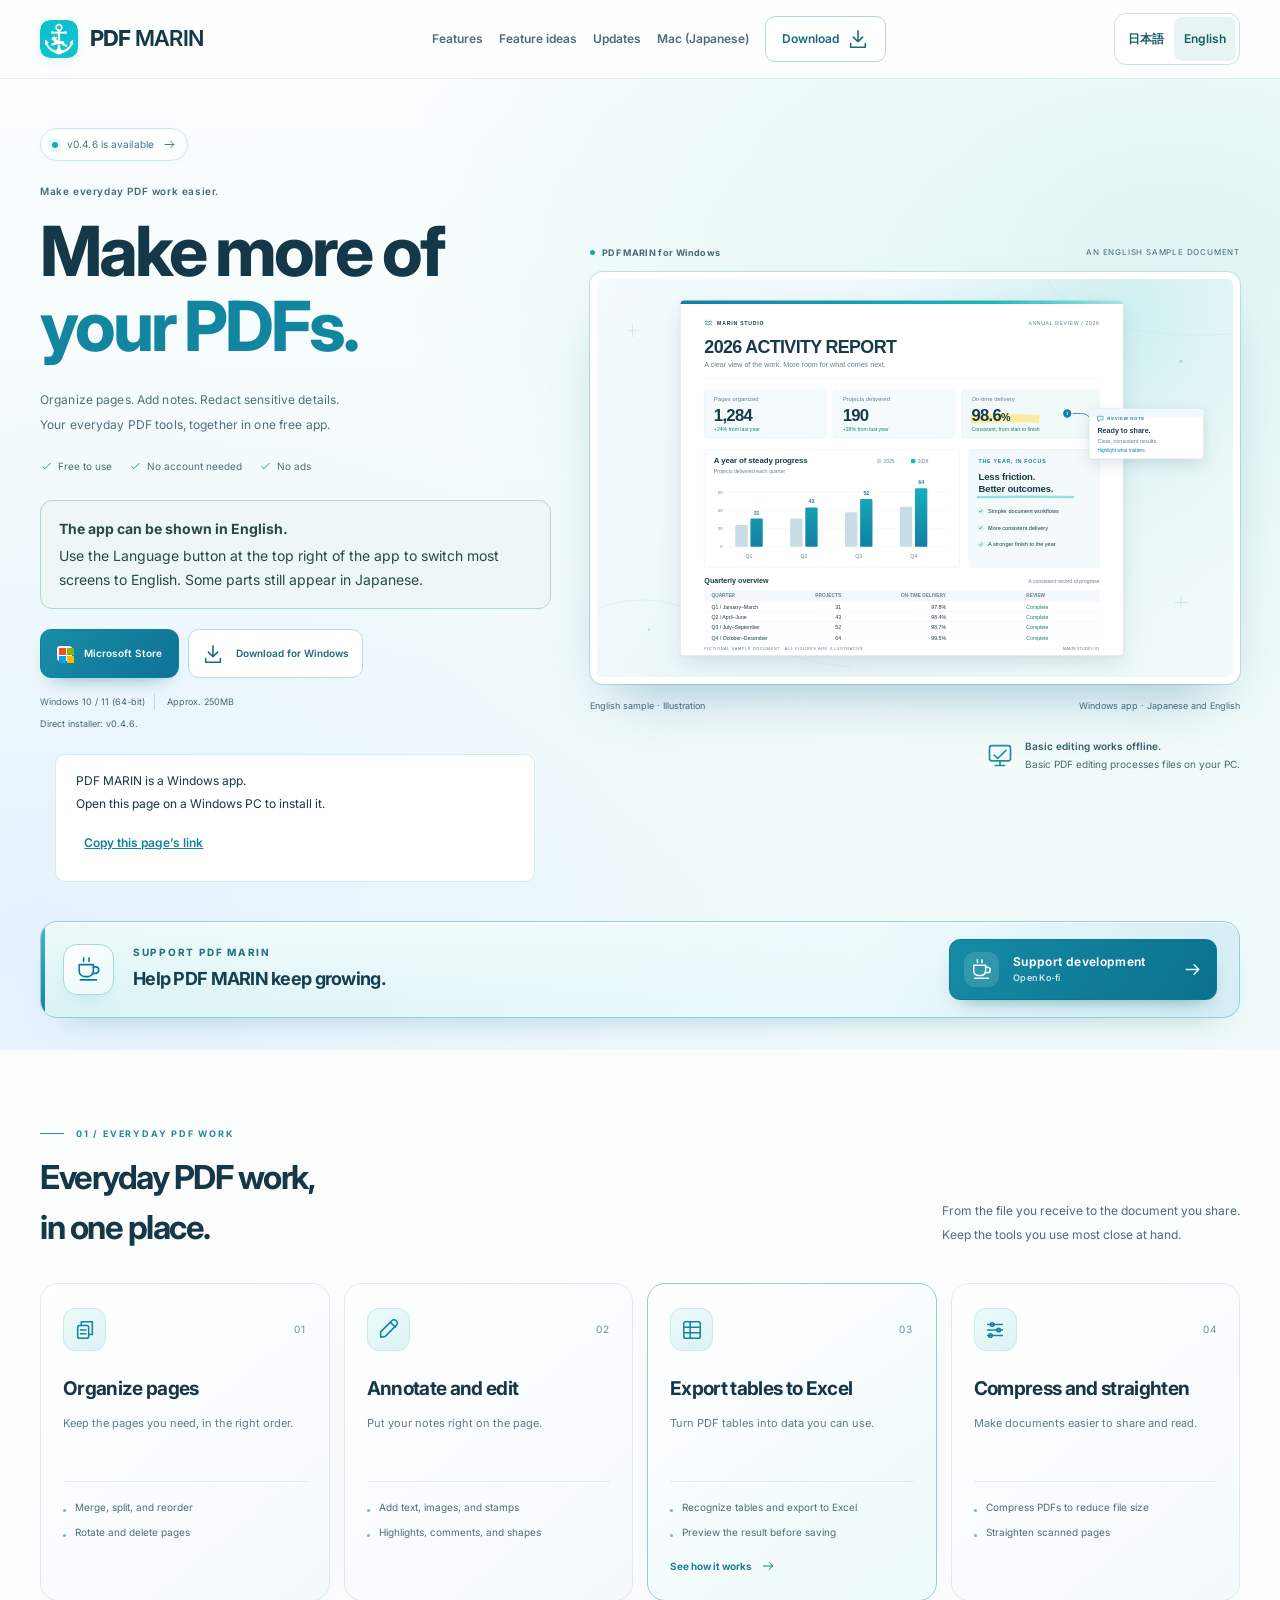
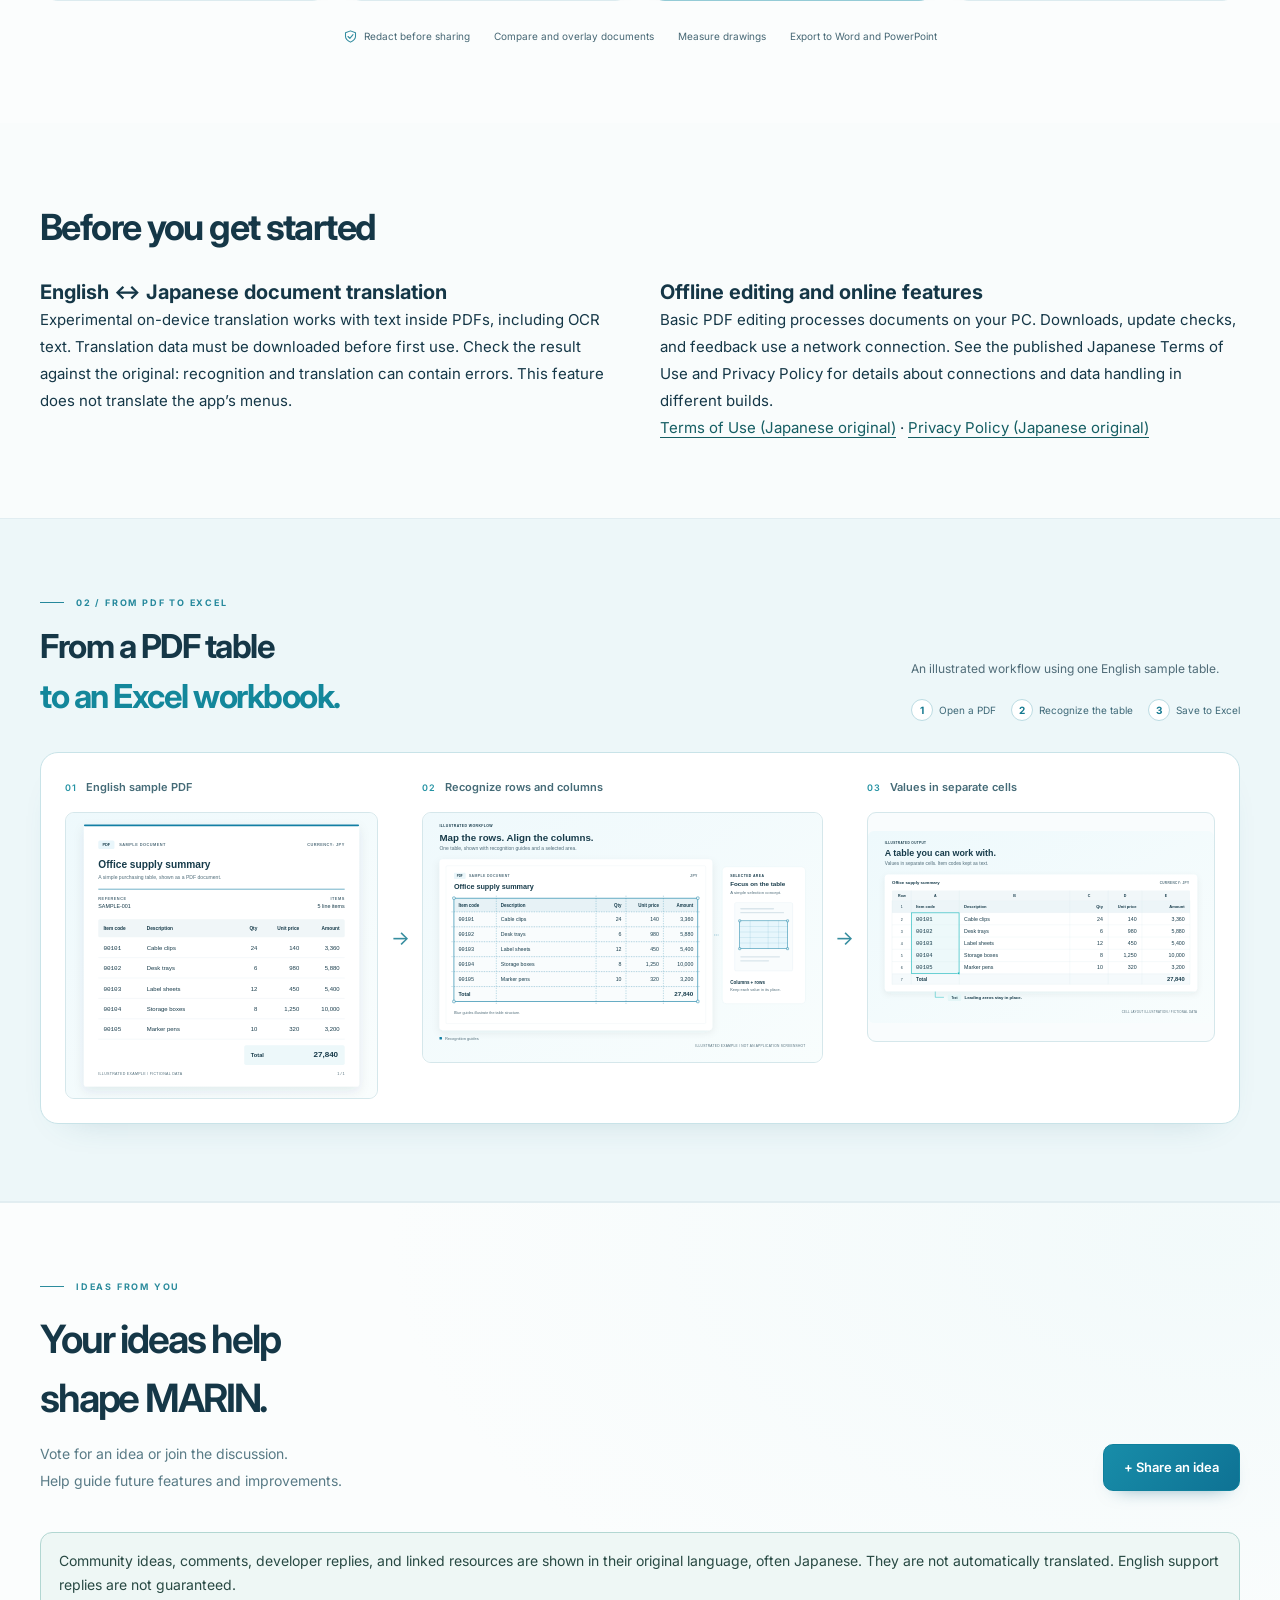
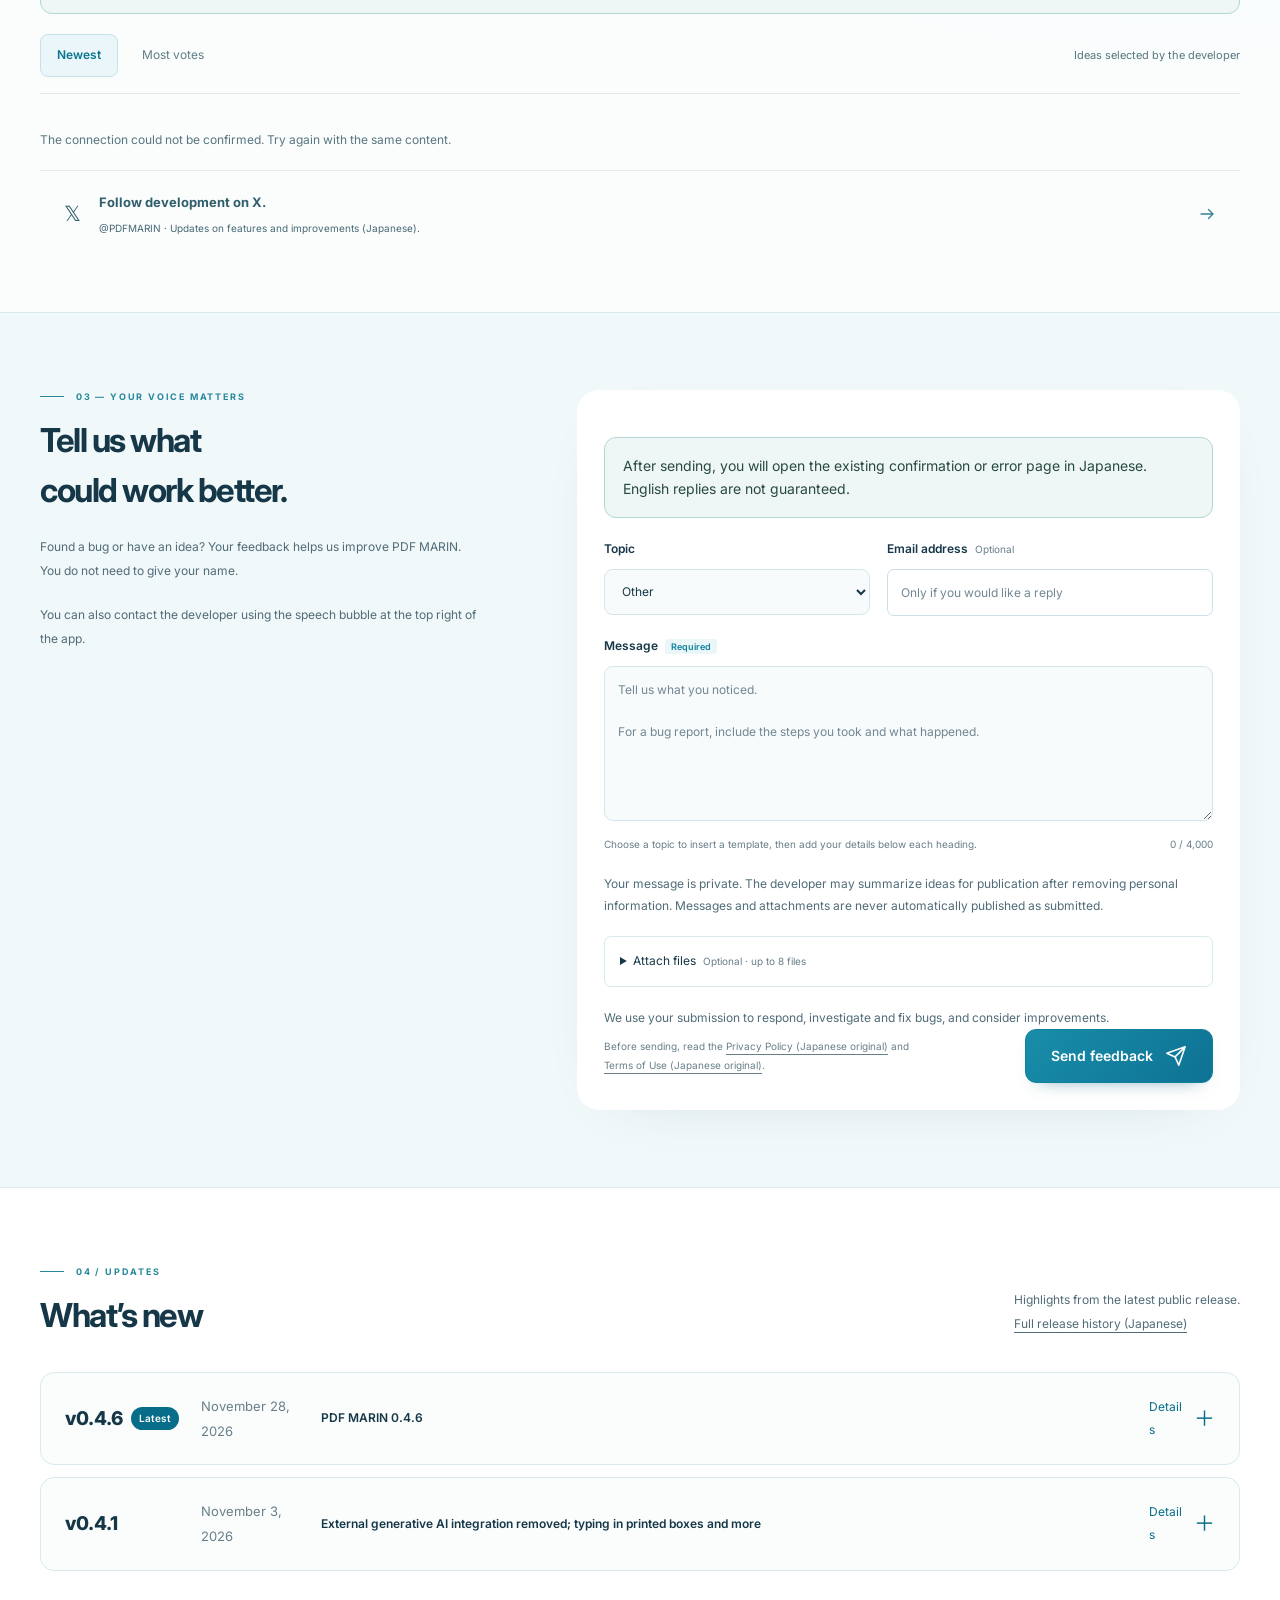
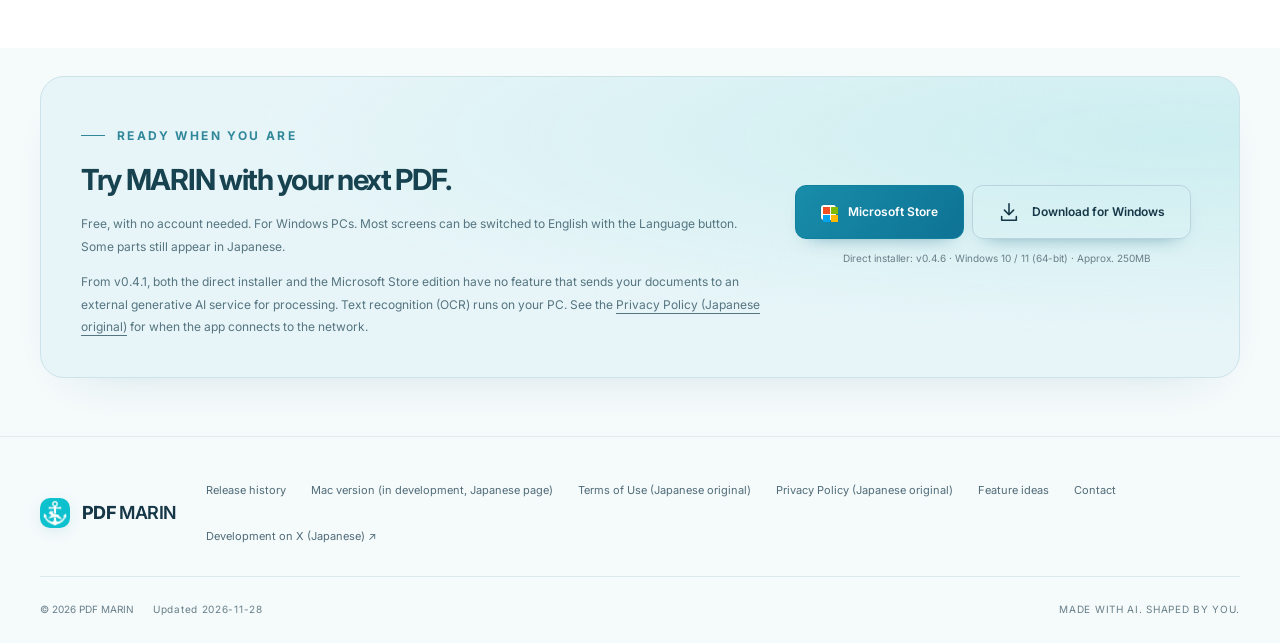
<file: en/index.html>
<!doctype html>
<html lang="en">
<head>
<meta charset="utf-8"><meta name="viewport" content="width=device-width, initial-scale=1">
<title>PDF MARIN | Free PDF Editor for Windows</title>
<meta name="description" content="Organize, annotate, redact, compress, and export PDFs with PDF MARIN, a free Windows app. Basic editing works offline. No account or ads. Most screens can be switched to English.">
<meta name="theme-color" content="#fafcf9"><link rel="icon" href="../assets/favicon.ico"><link rel="canonical" href="https://pdf-marin.github.io/en/">
<meta property="og:type" content="website"><meta property="og:site_name" content="PDF MARIN"><meta property="og:title" content="PDF MARIN | PDF tools for Windows"><meta property="og:description" content="Organize, annotate, redact, and export PDFs. Free for Windows, no account required. Most screens can be switched to English."><meta property="og:image" content="https://pdf-marin.github.io/assets/en/ogp-english.png"><meta property="og:url" content="https://pdf-marin.github.io/en/"><meta name="twitter:card" content="summary_large_image">
<link rel="preconnect" href="https://fonts.googleapis.com"><link rel="preconnect" href="https://fonts.gstatic.com" crossorigin><link href="https://fonts.googleapis.com/css2?family=Inter:wght@400;450;500;600;650;700;750&family=Noto+Sans+JP:wght@400;500;600;700&display=swap" rel="stylesheet">
<link rel="stylesheet" href="../assets/site.css?v=20261013-community">
<link rel="stylesheet" href="../assets/sea-glass.css?v=20261013-selected01">
<link rel="stylesheet" href="../assets/ideas-selected.css?v=20261013-selected01">
<link rel="stylesheet" href="../assets/poll-x.css?v=20261014-poll01">
<script type="application/ld+json">{"@context":"https://schema.org","@type":"WebSite","name":"PDF MARIN","alternateName":"PDFマリン","url":"https://pdf-marin.github.io/en/","inLanguage":"en"}</script>
<script type="application/ld+json">{"@context":"https://schema.org","@type":"SoftwareApplication","name":"PDF MARIN","applicationCategory":"BusinessApplication","operatingSystem":"Windows 10, Windows 11","softwareVersion":"0.4.6","description":"Free Windows PDF editor. Organize pages, annotate, redact, compress, and export PDFs. Basic editing works offline. Most screens can be switched to English.","url":"https://pdf-marin.github.io/en/","downloadUrl":"https://github.com/pdf-marin/pdf-marin.github.io/releases/download/v0.4.6/PDF-MARIN-Setup-0.4.6.exe","installUrl":"https://github.com/pdf-marin/pdf-marin.github.io/releases/download/v0.4.6/PDF-MARIN-Setup-0.4.6.exe","image":"https://pdf-marin.github.io/assets/en/ogp-english.png","inLanguage":["ja","en"],"isAccessibleForFree":true,"offers":{"@type":"Offer","price":"0","priceCurrency":"JPY"},"featureList":["Merge, split, and reorder pages","Annotate PDFs","Redact text and images","Compress PDFs","Straighten scanned pages","Export tables to Excel","Compare and overlay documents","Measure drawings"]}</script>
<script defer src="https://cloud.umami.is/script.js" data-website-id="ff3cd968-cb06-4c96-aae5-15c2af2b2469"></script>
<script defer src="../assets/site-en.js?v=20261126-mobile"></script>
<script defer src="../assets/release-history.js?v=20261126-motion"></script>
<link rel="stylesheet" href="../assets/refinement.css?v=20261015-public01">
<script defer src="../assets/refinement.js?v=20261015-public01"></script>
<link rel="alternate" hreflang="ja" href="https://pdf-marin.github.io/"><link rel="alternate" hreflang="en" href="https://pdf-marin.github.io/en/"><link rel="alternate" hreflang="x-default" href="https://pdf-marin.github.io/"><meta property="og:locale" content="en_US"><link rel="stylesheet" href="../assets/languages.css">
<link rel="stylesheet" href="../assets/motion.css?v=20261126-motion">
<link rel="stylesheet" href="../assets/en-mobile.css?v=20261126-mobile">
<link rel="stylesheet" href="../assets/en-workflow.css?v=20261126-ja-mobile">
<script defer src="../assets/en-workflow.js?v=20261126-ja-mobile"></script>
</head>
<body class="support-one refined">
<svg xmlns="http://www.w3.org/2000/svg" width="0" height="0" style="position:absolute;overflow:hidden" aria-hidden="true"><defs><symbol id="i-arrow" viewBox="0 0 24 24"><path d="M4 12h16m-6-6 6 6-6 6"/></symbol><symbol id="i-down" viewBox="0 0 24 24"><path d="M12 3v12m-5-5 5 5 5-5M4 17v4h16v-4"/></symbol><symbol id="i-check" viewBox="0 0 24 24"><path d="m5 12 4 4L19 6"/></symbol><symbol id="i-shield" viewBox="0 0 24 24"><path d="m12 3 8 3v6c0 5-8 9-8 9s-8-4-8-9V6Z"/><path d="m8 12 3 3 5-6"/></symbol><symbol id="i-offline" viewBox="0 0 24 24"><rect x="3" y="4" width="18" height="13" rx="2"/><path d="M8 21h8m-4-4v4m-5-9 3 3 7-7"/></symbol><symbol id="i-user" viewBox="0 0 24 24"><circle cx="12" cy="7" r="4"/><path d="M4 21v-3a8 8 0 0 1 16 0v3m-3-8 2 2 4-4"/></symbol><symbol id="i-spark" viewBox="0 0 24 24"><path d="m12 3 2.5 6.5L21 12l-6.5 2.5L12 21l-2.5-6.5L3 12l6.5-2.5Z"/></symbol><symbol id="i-pages" viewBox="0 0 24 24"><rect x="4" y="7" width="12" height="14" rx="2"/><path d="M8 7V3h12v14h-4m-9-5h6m-6 4h6"/></symbol><symbol id="i-edit" viewBox="0 0 24 24"><path d="m15 4 5 5M4 20l5-1L21 7a3.5 3.5 0 0 0-5-5L4 14Zm8 6h9"/></symbol><symbol id="i-redact" viewBox="0 0 24 24"><path d="M4 5h16M4 9h11"/><rect x="3" y="13" width="18" height="7" rx="1"/><path d="m6 16 1 1m4-1 1 1m4-1 1 1"/></symbol><symbol id="i-convert" viewBox="0 0 24 24"><path d="M3 9V6h16m-4-4 4 4-4 4M21 15v3H5m4-4-4 4 4 4"/></symbol><symbol id="i-ruler" viewBox="0 0 24 24"><path d="m3 16 13-13 5 5L8 21Z"/><path d="m7 12 2 2m2-6 2 2m2-6 2 2"/></symbol><symbol id="i-zoom" viewBox="0 0 24 24"><path d="M9 3H3v6m12-6h6v6M3 15v6h6m12-6v6h-6"/></symbol><symbol id="i-play" viewBox="0 0 24 24"><path d="m9 5 11 7-11 7Z"/></symbol><symbol id="i-upload" viewBox="0 0 24 24"><path d="M12 16V3m-5 5 5-5 5 5M4 17v4h16v-4"/></symbol><symbol id="i-info" viewBox="0 0 24 24"><circle cx="12" cy="12" r="9"/><path d="M12 11v6m0-10v.1"/></symbol><symbol id="i-heart" viewBox="0 0 24 24"><path d="M20.8 4.6a5.5 5.5 0 0 0-7.8 0L12 5.7l-1-1.1a5.5 5.5 0 0 0-7.8 7.8L12 21l8.8-8.6a5.5 5.5 0 0 0 0-7.8Z"/></symbol><symbol id="i-coffee" viewBox="0 0 24 24"><path d="M3 8h13v6a5 5 0 0 1-5 5H8a5 5 0 0 1-5-5Z"/><path d="M16 10h2a3 3 0 0 1 0 6h-3M4 22h15M7 5V2m5 3V2"/></symbol><symbol id="i-send" viewBox="0 0 24 24"><path d="m22 2-7 20-4-9-9-4Zm0 0L11 13"/></symbol><symbol id="i-close" viewBox="0 0 24 24"><path d="m6 6 12 12M6 18 18 6"/></symbol><symbol id="i-menu" viewBox="0 0 24 24"><path d="M4 6h16M4 12h16M4 18h16"/></symbol><symbol id="i-window" viewBox="0 0 24 24"><rect x="3" y="3" width="18" height="18" rx="2"/><path d="M3 8h18m-8 0v13"/></symbol><symbol id="i-folder" viewBox="0 0 24 24"><path d="M3 7V4h6l3 3h9v13H3Z"/></symbol><symbol id="i-globe" viewBox="0 0 24 24"><circle cx="12" cy="12" r="9"/><ellipse cx="12" cy="12" rx="4" ry="9"/><path d="M3 12h18"/></symbol><symbol id="i-store" viewBox="0 0 24 24"><path d="M5 8h14l1 13H4Z"/><path d="M9 8V6a3 3 0 0 1 6 0v2"/><path d="M8 13h3v3H8zm5 0h3v3h-3z"/></symbol><symbol id="i-table" viewBox="0 0 24 24"><rect x="3" y="3" width="18" height="18" rx="2"/><path d="M3 9h18M3 15h18M10 3v18"/></symbol><symbol id="i-tune" viewBox="0 0 24 24"><path d="M4 6h16M4 12h16M4 18h16"/><circle cx="9" cy="6" r="2"/><circle cx="16" cy="12" r="2"/><circle cx="7" cy="18" r="2"/></symbol></defs></svg>
<a href="#main" class="skip-link">Skip to main content</a>
<header class="site-header"><div class="wrap header-inner">
<a class="brand" href="./" aria-label="PDF MARIN home"><img src="../assets/icon-128-lossless.webp" width="38" height="38" alt=""><span>PDF <span>MARIN</span></span></a>
<div class="header-actions"><nav class="language-switch" aria-label="Page language (English selected)"><a href="../" lang="ja" hreflang="ja" aria-label="日本語のページへ">日本語</a><span aria-current="page" lang="en">English</span></nav><button class="menu-toggle" type="button" aria-label="Open menu" aria-expanded="false" aria-controls="navigation"><svg class="icon" aria-hidden="true"><use href="#i-menu"/></svg></button></div>
<nav class="nav" id="navigation" aria-label="Main navigation"><a href="#features">Features</a><a href="#public-ideas">Feature ideas</a><a href="#updates">Updates</a><a href="../mac.html" hreflang="ja" aria-label="Mac version (in development, Japanese page)" title="Mac version in development — Japanese page">Mac (Japanese)</a><a class="btn small" href="#download">Download <svg class="icon" aria-hidden="true"><use href="#i-down"/></svg></a></nav>
</div></header>
<main id="main">
<section class="refined-hero" aria-labelledby="hero-title"><div class="wrap">
<div class="hero-split"><div class="hero-copy">
<a class="release-pill" href="#updates"><span class="status-dot"></span><span><span data-version>v0.4.6</span> is available</span><svg class="icon" aria-hidden="true"><use href="#i-arrow"/></svg></a>
<p class="product-label">Make everyday PDF work easier.</p>
<h1 id="hero-title">Make more of<br><span>your PDFs.</span></h1>
<p class="hero-lead">Organize pages. Add notes. Redact sensitive details. <br>Your everyday PDF tools, together in one free app.</p>
<ul class="hero-assurance"><li><svg class="icon" aria-hidden="true"><use href="#i-check"/></svg>Free to use</li><li><svg class="icon" aria-hidden="true"><use href="#i-check"/></svg>No account needed</li><li><svg class="icon" aria-hidden="true"><use href="#i-check"/></svg>No ads</li></ul>
<aside class="language-notice" aria-label="App language"><strong>The app can be shown in English.</strong> Use the Language button at the top right of the app to switch most screens to English. Some parts still appear in Japanese.</aside><div class="hero-actions"><a data-store-link data-umami-event="store-open" class="btn store-primary" href="https://apps.microsoft.com/detail/9PM25X8RGJFT" target="_blank" rel="noopener noreferrer"><span class="microsoft-mark" aria-hidden="true"><i></i><i></i><i></i><i></i></span><span>Microsoft Store</span></a><a data-download data-web-download data-umami-event="installer-download" data-umami-event-version="0.4.6" class="btn direct-download" href="https://github.com/pdf-marin/pdf-marin.github.io/releases/download/v0.4.6/PDF-MARIN-Setup-0.4.6.exe"><svg class="icon" aria-hidden="true"><use href="#i-down"/></svg><span>Download for Windows</span></a></div>
<div class="hero-meta"><span>Windows 10 / 11 (64-bit)</span><span data-size>About 250 MB</span></div><p class="hero-version">Direct installer: v0.4.6.</p>
<div class="pcnote" id="pcnote" hidden><p>PDF MARIN is a Windows app.<br>Open this page on a Windows PC to install it.</p><button id="copylink" type="button">Copy this page’s link</button><p id="copydone" role="status" hidden>Link copied.</p></div>
</div>
<div class="product-showcase"><div class="showcase-topline"><span><i></i>PDF MARIN for Windows</span><span>AN ENGLISH SAMPLE DOCUMENT</span></div><div class="product-frame"><a href="../assets/en/hero-english.svg" target="_blank" rel="noopener" aria-label="Enlarge the English sample report illustration"><img class="product-shot" src="../assets/en/hero-english.svg" alt="An illustrated English activity report with charts, a highlighted figure and a review note. Fictional sample, not an app screenshot." width="1600" height="1000" fetchpriority="high"></a></div><div class="showcase-bottom"><span>English sample · Illustration</span><span>Windows app · Japanese and English</span></div><div class="showcase-note"><svg class="icon" aria-hidden="true"><use href="#i-offline"/></svg><span><strong>Basic editing works offline.</strong><br>Basic PDF editing processes files on your PC.</span></div></div>
</div>
<aside class="support-block hero-support-card" aria-labelledby="support-title"><div class="support-mark" aria-hidden="true"><svg class="icon"><use href="#i-coffee"/></svg></div><div class="support-card-copy"><p class="support-eyebrow">SUPPORT PDF MARIN</p><h3 id="support-title">Help PDF MARIN keep growing.</h3></div><a data-support-link data-umami-event="support-click" data-umami-event-method="ko-fi" class="support-button" href="https://ko-fi.com/pdfmarin" target="_blank" rel="noopener noreferrer"><span class="support-button-mark"><svg class="icon" aria-hidden="true"><use href="#i-coffee"/></svg></span><span class="support-button-copy"><strong>Support development</strong><small>Open Ko-fi</small></span><svg class="icon arrow" aria-hidden="true"><use href="#i-arrow"/></svg></a></aside>
</div></section>

<section class="section features refined-features" id="features" aria-labelledby="features-title"><div class="wrap"><div class="section-head"><div><p class="eyebrow">01 / EVERYDAY PDF WORK</p><h2 id="features-title">Everyday PDF work,<br>in one place.</h2></div><p class="section-desc">From the file you receive to the document you share.<br>Keep the tools you use most close at hand.</p></div><div class="feature-grid">
<article class="feature-card"><div class="feature-top"><span class="feature-icon"><svg class="icon" aria-hidden="true"><use href="#i-pages"/></svg></span><span class="feature-number">01</span></div><h3>Organize pages</h3><p>Keep the pages you need, in the right order.</p><ul><li>Merge, split, and reorder</li><li>Rotate and delete pages</li></ul></article>
<article class="feature-card"><div class="feature-top"><span class="feature-icon"><svg class="icon" aria-hidden="true"><use href="#i-edit"/></svg></span><span class="feature-number">02</span></div><h3>Annotate and edit</h3><p>Put your notes right on the page.</p><ul><li>Add text, images, and stamps</li><li>Highlights, comments, and shapes</li></ul></article>
<article class="feature-card featured-purpose"><div class="feature-top"><span class="feature-icon"><svg class="icon" aria-hidden="true"><use href="#i-table"/></svg></span><span class="feature-number">03</span></div><h3>Export tables to Excel</h3><p>Turn PDF tables into data you can use.</p><ul><li>Recognize tables and export to Excel</li><li>Preview the result before saving</li></ul><a class="card-link" href="#excel-demo">See how it works <svg class="icon" aria-hidden="true"><use href="#i-arrow"/></svg></a></article>
<article class="feature-card"><div class="feature-top"><span class="feature-icon"><svg class="icon" aria-hidden="true"><use href="#i-tune"/></svg></span><span class="feature-number">04</span></div><h3>Compress and straighten</h3><p>Make documents easier to share and read.</p><ul><li>Compress PDFs to reduce file size</li><li>Straighten scanned pages</li></ul></article>
</div><div class="more-capabilities"><span><svg class="icon" aria-hidden="true"><use href="#i-shield"/></svg>Redact before sharing</span><span>Compare and overlay documents</span><span>Measure drawings</span><span>Export to Word and PowerPoint</span></div></div></section>

<section class="section language-details" id="language-details" aria-labelledby="language-title"><div class="wrap"><h2 id="language-title">Before you get started</h2><div class="language-detail-grid"><div><h3>English ↔ Japanese document translation</h3><p>Experimental on-device translation works with text inside PDFs, including OCR text. Translation data must be downloaded before first use. Check the result against the original: recognition and translation can contain errors. This feature does not translate the app’s menus.</p></div><div><h3>Offline editing and online features</h3><p>Basic PDF editing processes documents on your PC. Downloads, update checks, and feedback use a network connection. See the published Japanese Terms of Use and Privacy Policy for details about connections and data handling in different builds.</p><p><a href="https://pdf-marin.github.io/terms.html" hreflang="ja">Terms of Use (Japanese original)</a> · <a href="../privacy.html" hreflang="ja">Privacy Policy (Japanese original)</a></p></div></div></div></section>
<section class="section excel-showcase" id="excel-demo" aria-labelledby="excel-title"><div class="wrap"><div class="section-head"><div><p class="eyebrow">02 / FROM PDF TO EXCEL</p><h2 id="excel-title">From a PDF table<br><span>to an Excel workbook.</span></h2></div><div><p class="section-desc">An illustrated workflow using one English sample table.</p><ol class="excel-steps"><li><b>1</b>Open a PDF</li><li><b>2</b>Recognize the table</li><li><b>3</b>Save to Excel</li></ol></div></div><div class="excel-evidence" data-excel-evidence><div class="excel-images"><figure><figcaption><span>01</span> English sample PDF</figcaption><a href="../assets/en/table-before-english.svg" target="_blank" rel="noopener" aria-label="Enlarge the English sample table"><img src="../assets/en/table-before-english.svg" width="1040" height="950" loading="lazy" alt="An illustrated office supply table in English with five items and a total of JPY 27,840. Fictional sample data."></a></figure><span class="excel-arrow" aria-hidden="true">→</span><figure><figcaption><span>02</span> Recognize rows and columns</figcaption><a href="../assets/en/table-process-english.svg" target="_blank" rel="noopener" aria-label="Enlarge the illustrated recognition guides"><img src="../assets/en/table-process-english.svg" width="1600" height="1000" loading="lazy" alt="The same English table with blue row and column guides, illustrating table recognition. Not an application screenshot."></a></figure><span class="excel-arrow" aria-hidden="true">→</span><figure><figcaption><span>03</span> Values in separate cells</figcaption><a href="../assets/en/table-after-english.svg" target="_blank" rel="noopener" aria-label="Enlarge the illustrated cell layout"><img src="../assets/en/table-after-english.svg" width="1440" height="800" loading="lazy" alt="An illustrated cell layout with the same five items and total of JPY 27,840. Item codes retain leading zeros. Not an actual workbook export or Microsoft Excel screenshot."></a></figure></div></div></div></section>

<!-- IMPROVEMENT-SURVEY:START -->
<section class="section public-ideas" id="public-ideas" aria-labelledby="ideas-title"><div class="wrap">
<div class="public-heading"><div><p class="eyebrow">IDEAS FROM YOU</p><h2 id="ideas-title">Your ideas help<br>shape MARIN.</h2><p class="section-desc">Vote for an idea or join the discussion.<br>Help guide future features and improvements.</p></div><a class="btn ideas-new-link" href="#report">+ Share an idea</a></div>
<p class="language-notice">Community ideas, comments, developer replies, and linked resources are shown in their original language, often Japanese. They are not automatically translated. English support replies are not guaranteed.</p><div class="ideas-toolbar"><div class="ideas-sort" role="group" aria-label="Sort ideas"><button type="button" data-idea-sort="newest" aria-pressed="true">Newest</button><button type="button" data-idea-sort="votes" aria-pressed="false">Most votes</button></div><span class="ideas-curation-note">Ideas selected by the developer</span></div>
<div class="ideas-board"><div class="ideas-overview">
<div id="idea-list" aria-label="Feature ideas"></div><p id="ideas-message" class="public-message" role="status">Loading ideas…</p><button type="button" class="public-refresh" id="ideas-more" hidden>Load more</button></div>
<div id="idea-detail" hidden></div></div>

<noscript><p class="public-message">JavaScript is required to view ideas, vote, or comment. Use the <a href="#report">feedback form</a> instead.</p></noscript>
<a class="social-update" href="https://x.com/PDFMARIN" target="_blank" rel="noopener noreferrer"><span>𝕏</span><div><strong>Follow development on X.</strong><small>@PDFMARIN · Updates on features and improvements (Japanese).</small></div><svg class="icon" aria-hidden="true"><use href="#i-arrow"/></svg></a></div></section>
<!-- IMPROVEMENT-SURVEY:END -->

<section class="section feedback" id="report"><div class="wrap feedback-grid"><div class="feedback-intro"><div><p class="eyebrow">03 — YOUR VOICE MATTERS</p><h2>Tell us what<br>could work better.</h2><p class="section-desc">Found a bug or have an idea? Your feedback helps us improve PDF MARIN. You do not need to give your name.</p><p class="section-desc">You can also contact the developer using the speech bubble at the top right of the app.</p></div></div>
<form class="feedback-form" method="post" enctype="multipart/form-data" action="https://pdf-marin-backend.pdfmarin.workers.dev/feedback"><p class="language-notice">After sending, you will open the existing confirmation or error page in Japanese. English replies are not guaranteed.</p><div class="form-row"><label><span class="field-label">Topic</span><select name="kind"><option value="bug">Bug report</option><option value="want">Feature request</option><option value="hard">Usability improvement</option><option value="other" selected>Other</option></select></label><label><span class="field-label">Email address<span class="optional">Optional</span></span><input type="email" name="contact" autocomplete="email" placeholder="Only if you would like a reply"></label></div><label><span class="field-label">Message<span class="required">Required</span></span><textarea name="text" required maxlength="4000" placeholder="Tell us what you noticed.&#10;&#10;For a bug report, include the steps you took and what happened." aria-describedby="text-hint"></textarea><span class="textarea-bottom"><span id="text-hint">Choose a topic to insert a template, then add your details below each heading.</span><span id="character-count">0 / 4,000</span></span></label><p class="survey-note">Your message is private. The developer may summarize ideas for publication after removing personal information. Messages and attachments are never automatically published as submitted.</p>
<details class="attachment-details"><summary>Attach files<span class="optional">Optional · up to 8 files</span></summary><div class="attachment-content"><p class="attachment-warning">Attachment contents and filenames are sent to the developer as they are. Do not attach confidential documents. Redact any sensitive details first.</p><div class="dropzone" id="dropzone"><svg class="icon" aria-hidden="true"><use href="#i-upload"/></svg><p>Drag and drop files<br>or click to choose</p><input type="file" name="attachments" id="attachments" multiple aria-label="Choose attachments"></div><ul class="filelist" id="filelist"></ul><p class="filenote" id="filenote" role="status" hidden></p></div></details>
<input type="hidden" name="appVersion" value="Official website (English)"><input type="hidden" name="os" value="Browser"><div class="hp" aria-hidden="true"><label>website<input type="text" name="website" tabindex="-1" autocomplete="off"></label></div><p class="form-status" id="form-status" role="status" hidden></p><p class="survey-note" data-privacy-purpose>We use your submission to respond, investigate and fix bugs, and consider improvements.</p><div class="form-footer"><p>Before sending, read the <a href="../privacy.html" hreflang="ja">Privacy Policy (Japanese original)</a> and<br><a href="../terms.html" hreflang="ja">Terms of Use (Japanese original)</a>.</p><button class="btn send" type="submit"><span>Send feedback</span><svg class="icon" aria-hidden="true"><use href="#i-send"/></svg></button></div></form></div></section>

<!-- UPDATES:BEGIN -->
<section class="section updates" id="updates" aria-labelledby="updates-title"><div class="wrap">
<div class="section-head"><div><p class="eyebrow">04 / UPDATES</p><h2 id="updates-title">What’s new</h2></div><p class="section-desc">Highlights from the latest public release.<br><a href="../#updates" hreflang="ja">Full release history (Japanese)</a></p></div>
<div class="release-list"><details class="release-entry" id="release-0.4.6">
<summary><span class="release-version">v0.4.6<span class="release-badge">Latest</span></span><time datetime="2026-11-28">November 28, 2026</time><span class="release-title">PDF MARIN 0.4.6</span><span class="release-toggle">Details<span aria-hidden="true">＋</span></span></summary>
<div class="release-notes"><p>Tools now has Automation: it reads the text in a set area of a PDF or checks its size, and saves a renamed copy to another folder (the original is never changed). My Dock can float over the PDF, and the page thumbnails on the left now show annotations. New: dimension line defaults, an easier-to-see second point when measuring, [Finish outline] for areas, choosing tabs to close, and switching documents with the mouse wheel over tabs. Settings and the Menu were regrouped by purpose, saving over a file no longer moves desktop icons, and many bugs such as grayscale printing were fixed. If you use 0.4.3 or earlier, please choose [Update now] when the update notice appears.</p><p>Direct installer: v0.4.6, about 250 MB.</p><a class="release-source" href="https://github.com/pdf-marin/pdf-marin.github.io/releases/tag/v0.4.6" target="_blank" rel="noopener noreferrer">View this release on GitHub <span aria-hidden="true">↗</span></a></div></details>
<details class="release-entry" id="release-0.4.1">
<summary><span class="release-version">v0.4.1</span><time datetime="2026-11-03">November 3, 2026</time><span class="release-title">External generative AI integration removed; typing in printed boxes and more</span><span class="release-toggle">Details<span aria-hidden="true">＋</span></span></summary>
<div class="release-notes"><p>The installer edition no longer includes external generative AI integration, and you can now type text into boxes printed on forms.</p><ul>
<li>The installer edition no longer includes any feature that sends documents to an external generative AI service for processing. Text recognition (OCR) and translation that run on your PC are still available as before.</li>
<li>Fixed the resize handles (small squares) covering the text when a small text annotation is selected.</li>
<li>Added Type in boxes (in the Forms group of the ribbon): drag around a box printed on a form to type text in it right there. Lines and backgrounds stay visible, and you can click the text to change it after saving.</li>
<li>Text annotations can now have a strikethrough (single or double), and the strikethrough tool can now draw a double line.</li>
<li>Callouts can now have more than one leader line.</li>
<li>Note: if you save a document that uses these strikethroughs (on text annotations, or a double strikethrough) or callouts with more than one leader line, PDF MARIN v0.4.0 or earlier (including the Microsoft Store edition) cannot edit that document's PDF MARIN annotations. The document can still be viewed and printed. If another PC still has v0.4.0 or earlier, please do not use these features.</li>
</ul><p>If you use the direct installer, you can also update from the app's update check.</p>
<p>Direct installer: v0.4.1, about 269 MB. The Microsoft Store edition is also v0.4.1.</p>
<a class="release-source" href="https://github.com/pdf-marin/pdf-marin.github.io/releases/tag/v0.4.1" target="_blank" rel="noopener noreferrer">View this release on GitHub <span aria-hidden="true">↗</span></a></div></details></div>
</div></section>
<!-- UPDATES:END -->

<section class="download-section" id="download"><div class="wrap"><div class="download-panel"><div><p class="eyebrow">READY WHEN YOU ARE</p><h2>Try MARIN with your next PDF.</h2><p>Free, with no account needed. For Windows PCs. Most screens can be switched to English with the Language button. Some parts still appear in Japanese.</p><p>From v0.4.1, both the direct installer and the Microsoft Store edition have no feature that sends your documents to an external generative AI service for processing. Text recognition (OCR) runs on your PC. See the <a href="../privacy.html" hreflang="ja">Privacy Policy (Japanese original)</a> for when the app connects to the network.</p></div><div class="download-actions"><a data-store-link data-umami-event="store-open" class="btn store-primary" href="https://apps.microsoft.com/detail/9PM25X8RGJFT" target="_blank" rel="noopener noreferrer"><span class="microsoft-mark" aria-hidden="true"><i></i><i></i><i></i><i></i></span>Microsoft Store</a><a data-download data-web-download data-umami-event="installer-download" data-umami-event-version="0.4.6" class="btn secondary" href="https://github.com/pdf-marin/pdf-marin.github.io/releases/download/v0.4.6/PDF-MARIN-Setup-0.4.6.exe"><svg class="icon" aria-hidden="true"><use href="#i-down"/></svg>Download for Windows</a><small>Direct installer: <span data-version>v0.4.6</span> · Windows 10 / 11 (64-bit) · <span data-size>About 250 MB</span></small></div></div></div></section>
</main>
<footer class="site-footer"><div class="wrap"><div class="footer-main"><a class="brand" href="./" aria-label="PDF MARIN home"><img src="../assets/icon-128-lossless.webp" width="36" height="36" alt=""><span>PDF <span>MARIN</span></span></a><nav class="footer-links" aria-label="Footer navigation"><a href="#updates">Release history</a><a href="../mac.html" hreflang="ja">Mac version (in development, Japanese page)</a><a href="../terms.html" hreflang="ja">Terms of Use (Japanese original)</a><a href="../privacy.html" hreflang="ja">Privacy Policy (Japanese original)</a><a href="#public-ideas">Feature ideas</a><a href="#report">Contact</a><a href="https://x.com/PDFMARIN" target="_blank" rel="noopener noreferrer">Development on X (Japanese) ↗</a></nav></div><div class="footer-bottom"><span>© 2026 PDF MARIN <span style="margin-left:16px">Updated <time id="siteupdated" datetime="2026-11-28">2026-11-28</time></span></span><span>MADE WITH AI. SHAPED BY YOU.</span></div></div></footer>
</body></html>
</file>
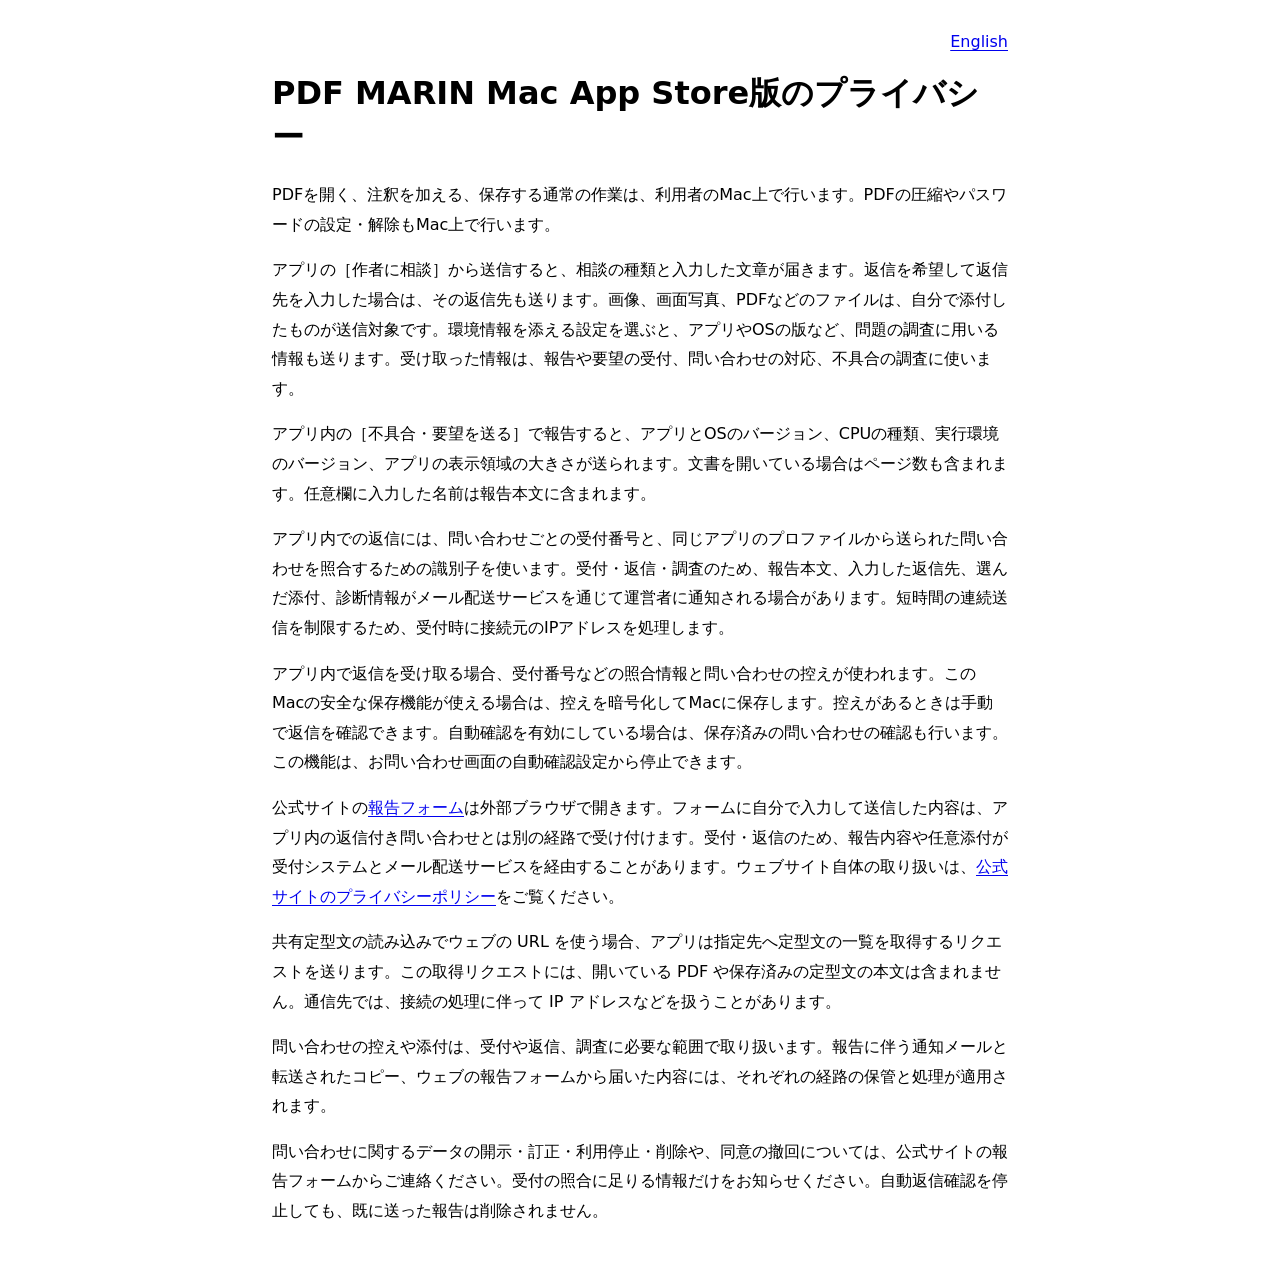
<file: mac-privacy.html>
<!doctype html>
<html lang="ja">
<head>
  <meta charset="utf-8">
  <meta name="viewport" content="width=device-width, initial-scale=1">
  <title>PDF MARIN Mac App Store版のプライバシー</title>
  <style>
    :root { color-scheme: light dark; font-family: system-ui, sans-serif; }
    body { margin: 0; }
    main { max-width: 46rem; margin-inline: auto; padding: 2rem clamp(1rem, 4vw, 2.5rem); }
    nav { text-align: end; }
    h1 { line-height: 1.35; }
    p { line-height: 1.85; overflow-wrap: anywhere; }
    a { text-underline-offset: .2em; }
  </style>
</head>
<body>
  <main>
    <nav><a href="en/mac-privacy.html" lang="en" hreflang="en">English</a></nav>
    <h1>PDF MARIN Mac App Store版のプライバシー</h1>
    <p>PDFを開く、注釈を加える、保存する通常の作業は、利用者のMac上で行います。PDFの圧縮やパスワードの設定・解除もMac上で行います。</p>
    <p>アプリの［作者に相談］から送信すると、相談の種類と入力した文章が届きます。返信を希望して返信先を入力した場合は、その返信先も送ります。画像、画面写真、PDFなどのファイルは、自分で添付したものが送信対象です。環境情報を添える設定を選ぶと、アプリやOSの版など、問題の調査に用いる情報も送ります。受け取った情報は、報告や要望の受付、問い合わせの対応、不具合の調査に使います。</p>
    <p>アプリ内の［不具合・要望を送る］で報告すると、アプリとOSのバージョン、CPUの種類、実行環境のバージョン、アプリの表示領域の大きさが送られます。文書を開いている場合はページ数も含まれます。任意欄に入力した名前は報告本文に含まれます。</p>
    <p>アプリ内での返信には、問い合わせごとの受付番号と、同じアプリのプロファイルから送られた問い合わせを照合するための識別子を使います。受付・返信・調査のため、報告本文、入力した返信先、選んだ添付、診断情報がメール配送サービスを通じて運営者に通知される場合があります。短時間の連続送信を制限するため、受付時に接続元のIPアドレスを処理します。</p>
    <p>アプリ内で返信を受け取る場合、受付番号などの照合情報と問い合わせの控えが使われます。このMacの安全な保存機能が使える場合は、控えを暗号化してMacに保存します。控えがあるときは手動で返信を確認できます。自動確認を有効にしている場合は、保存済みの問い合わせの確認も行います。この機能は、お問い合わせ画面の自動確認設定から停止できます。</p>
    <p>公式サイトの<a href="https://pdf-marin.github.io/#report">報告フォーム</a>は外部ブラウザで開きます。フォームに自分で入力して送信した内容は、アプリ内の返信付き問い合わせとは別の経路で受け付けます。受付・返信のため、報告内容や任意添付が受付システムとメール配送サービスを経由することがあります。ウェブサイト自体の取り扱いは、<a href="https://pdf-marin.github.io/privacy.html">公式サイトのプライバシーポリシー</a>をご覧ください。</p>
    <p>共有定型文の読み込みでウェブの URL を使う場合、アプリは指定先へ定型文の一覧を取得するリクエストを送ります。この取得リクエストには、開いている PDF や保存済みの定型文の本文は含まれません。通信先では、接続の処理に伴って IP アドレスなどを扱うことがあります。</p>
    <p>問い合わせの控えや添付は、受付や返信、調査に必要な範囲で取り扱います。報告に伴う通知メールと転送されたコピー、ウェブの報告フォームから届いた内容には、それぞれの経路の保管と処理が適用されます。</p>
    <p>問い合わせに関するデータの開示・訂正・利用停止・削除や、同意の撤回については、公式サイトの報告フォームからご連絡ください。受付の照合に足りる情報だけをお知らせください。自動返信確認を停止しても、既に送った報告は削除されません。</p>
  </main>
</body>
</html>
</file>
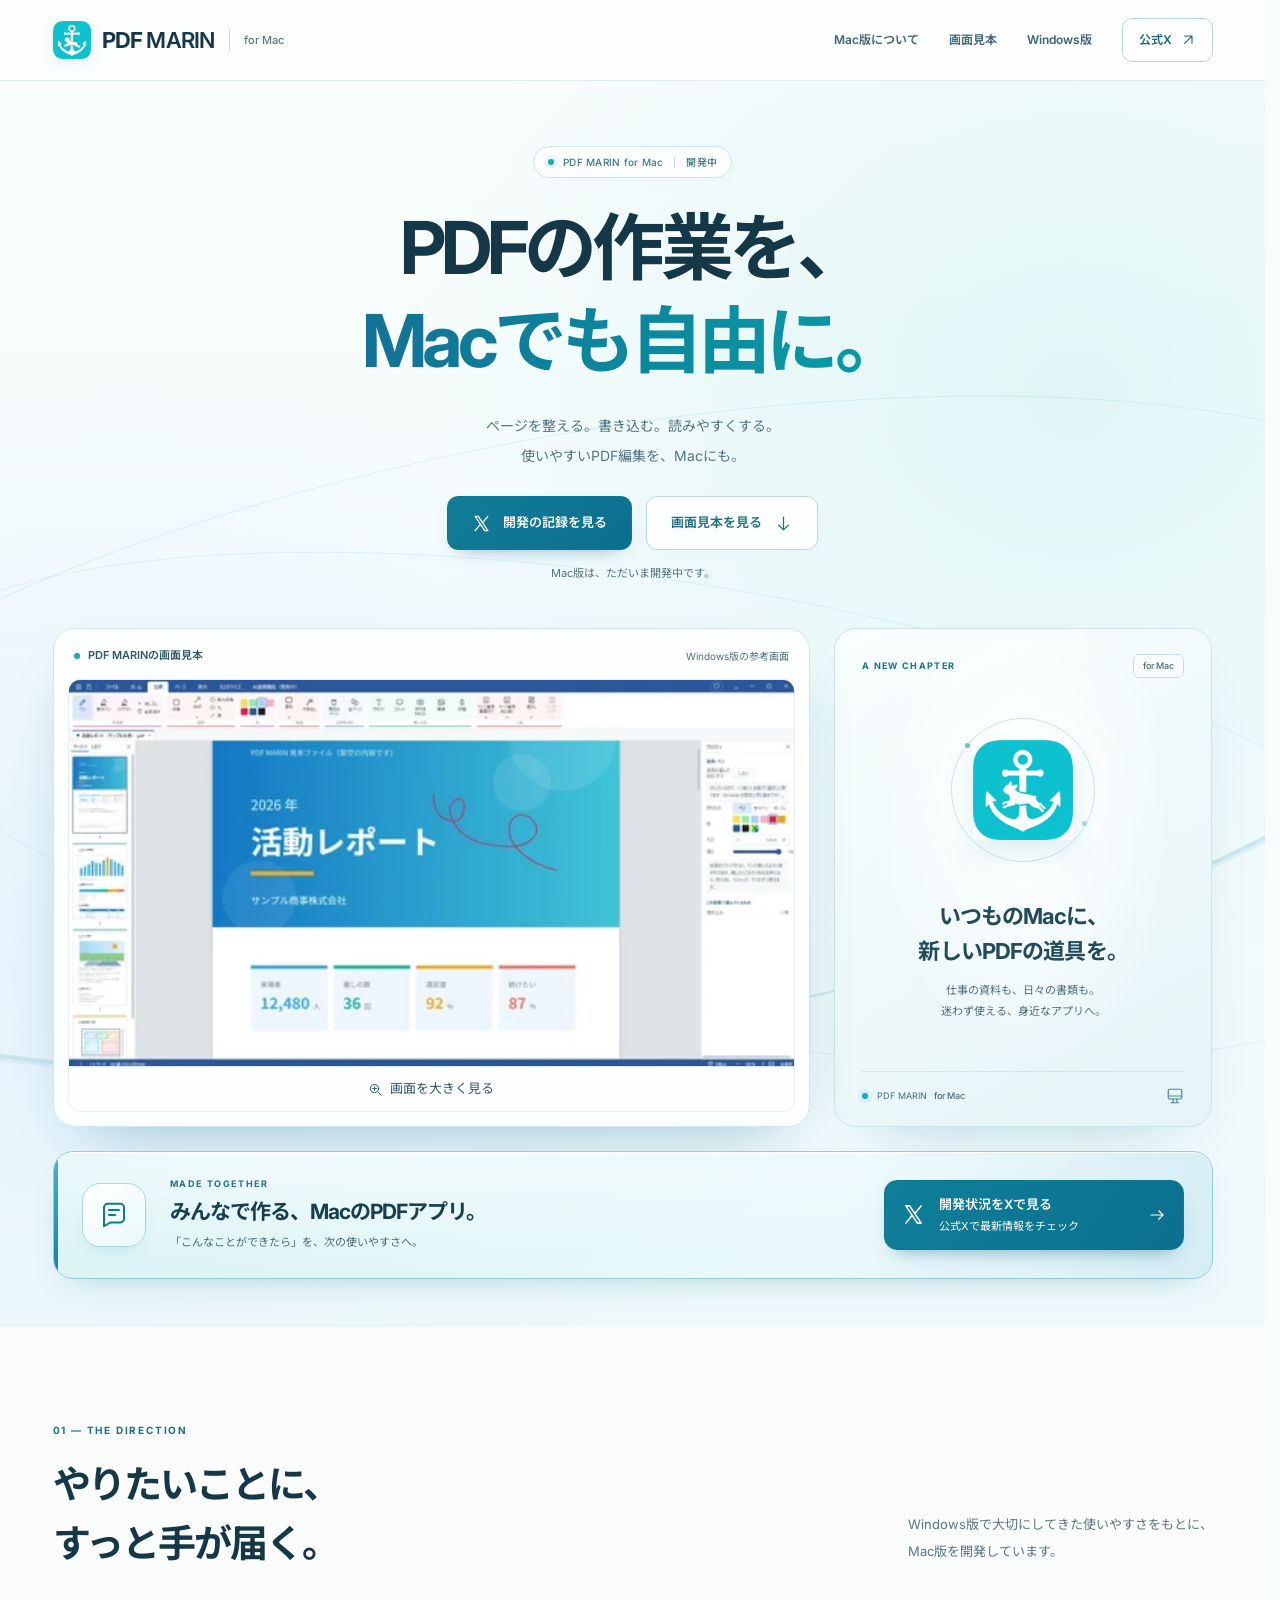
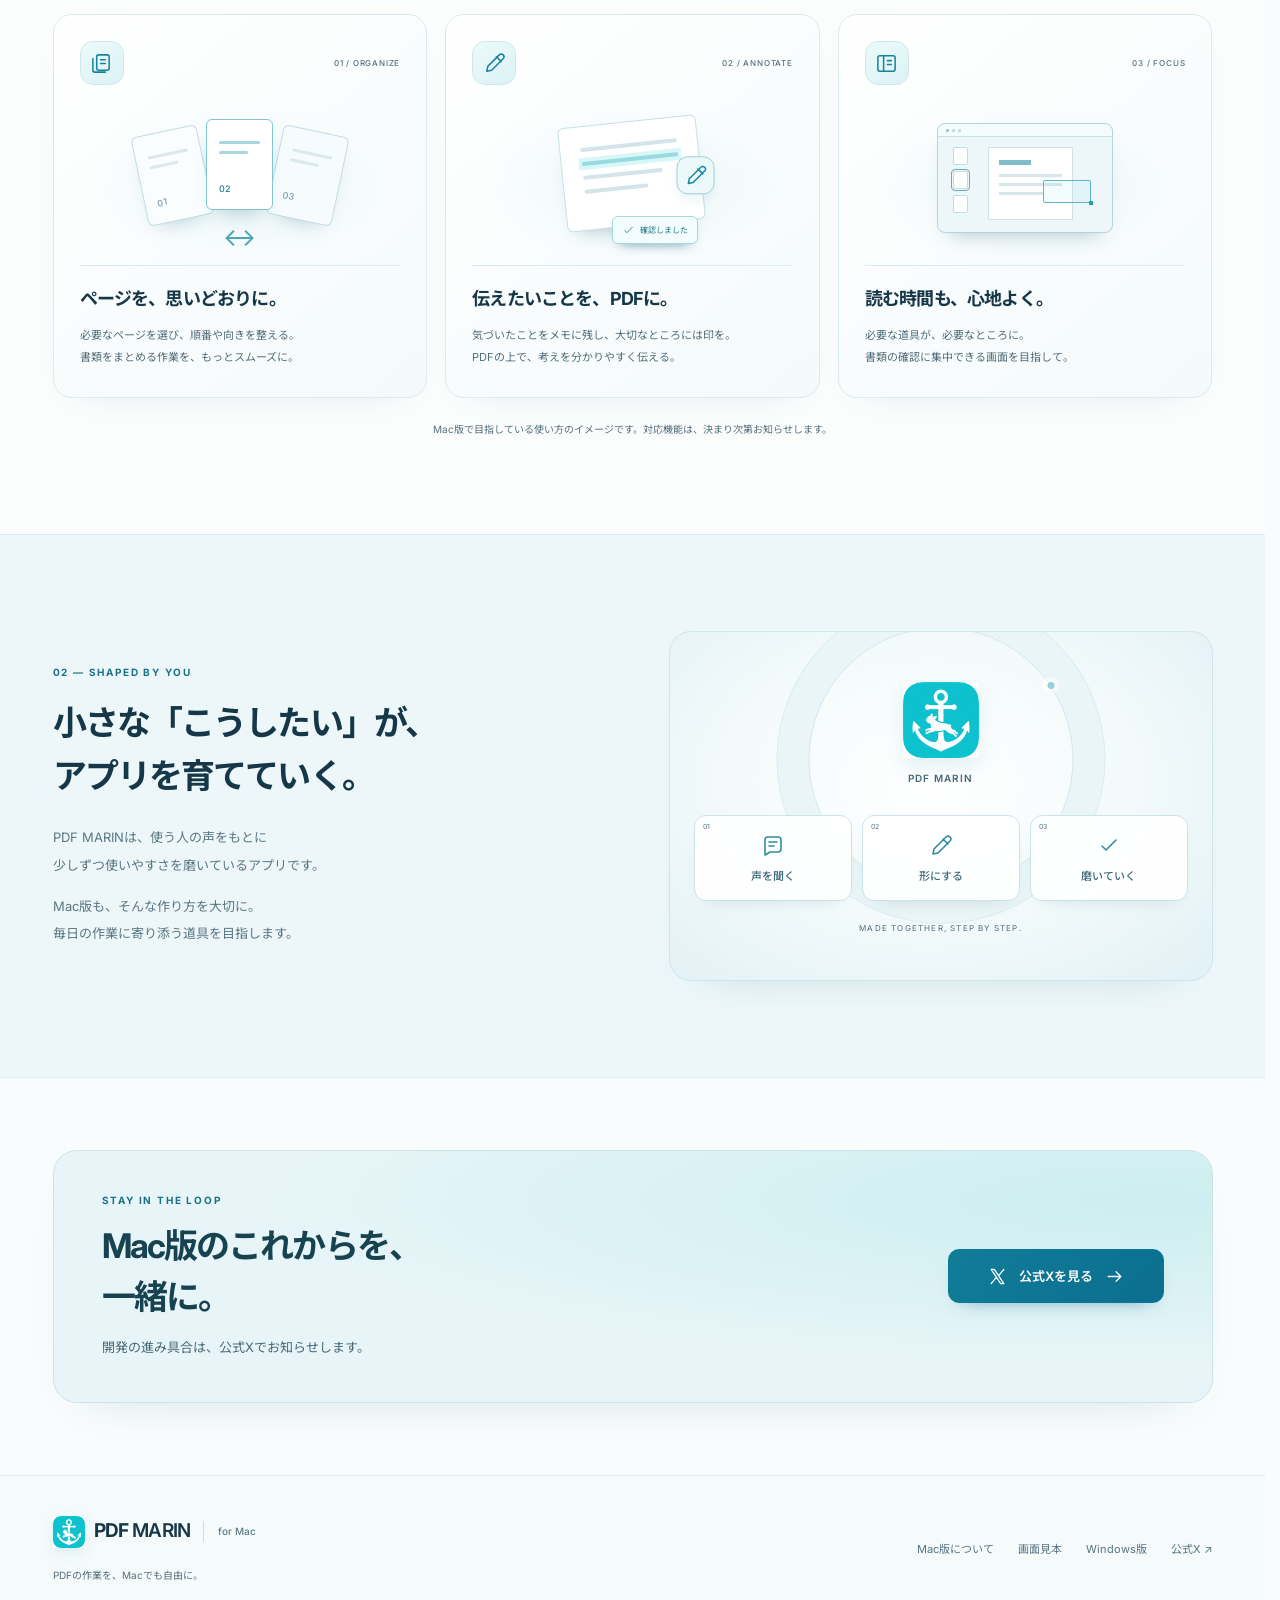
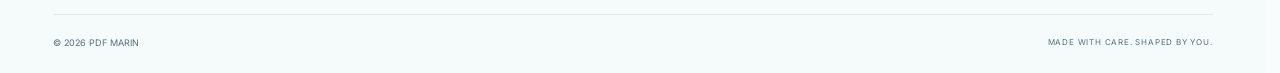
<file: mac.html>
<!doctype html>
<html lang="ja">
<head>
  <meta charset="utf-8">
  <meta name="viewport" content="width=device-width, initial-scale=1">
  <title>PDF MARIN for Mac｜PDFの作業を、Macでも自由に。</title>
  <meta name="description" content="PDFの作業を、Macでも自由に。Windows版で育ててきた使いやすさをもとに、PDF MARINのMac版を開発しています。">
  <link rel="canonical" href="https://pdf-marin.github.io/mac.html">
  <meta property="og:type" content="website">
  <meta property="og:site_name" content="PDF MARIN">
  <meta property="og:title" content="PDF MARIN for Mac｜開発中">
  <meta property="og:description" content="PDFの作業を、Macでも自由に。Mac版の開発状況や、目指している使いやすさをご紹介します。">
  <meta property="og:url" content="https://pdf-marin.github.io/mac.html">
  <meta property="og:image" content="https://pdf-marin.github.io/assets/icon-256.png">
  <meta name="twitter:card" content="summary">
  <meta name="theme-color" content="#f6fbfc">
  <link rel="icon" href="assets/favicon.ico">
  <link rel="preconnect" href="https://fonts.googleapis.com">
  <link rel="preconnect" href="https://fonts.gstatic.com" crossorigin>
  <link href="https://fonts.googleapis.com/css2?family=Inter:wght@400;500;600;700;750&family=Noto+Sans+JP:wght@400;500;600;700&display=swap" rel="stylesheet">
  <link rel="stylesheet" href="assets/mac.css?v=20261126-mobile">
  <script src="assets/mac.js?v=20261126-mobile" defer></script>
</head>
<body>
  <a class="skip-link" href="#main">本文へ移動</a>
  <svg class="svg-definitions" xmlns="http://www.w3.org/2000/svg" aria-hidden="true"><defs>
    <symbol id="i-arrow" viewBox="0 0 24 24"><path d="M4 12h16m-6-6 6 6-6 6"/></symbol>
    <symbol id="i-down" viewBox="0 0 24 24"><path d="M12 4v16m-6-6 6 6 6-6"/></symbol>
    <symbol id="i-pages" viewBox="0 0 24 24"><rect x="7" y="3" width="13" height="16" rx="2"/><path d="M16 21H5a2 2 0 0 1-2-2V7m8 1h5m-5 4h5"/></symbol>
    <symbol id="i-pen" viewBox="0 0 24 24"><path d="m14 5 5 5M4 20l5-1L21 7a2 2 0 0 0-4-4L5 15l-1 5Z"/></symbol>
    <symbol id="i-view" viewBox="0 0 24 24"><rect x="3" y="4" width="18" height="16" rx="2"/><path d="M9 4v16m4-11h4m-4 4h4"/></symbol>
    <symbol id="i-message" viewBox="0 0 24 24"><path d="M20 15a3 3 0 0 1-3 3H9l-5 3V6a3 3 0 0 1 3-3h10a3 3 0 0 1 3 3v9Z"/><path d="M8 8h8m-8 4h5"/></symbol>
    <symbol id="i-check" viewBox="0 0 24 24"><path d="m5 12 4 4L19 6"/></symbol>
    <symbol id="i-x" viewBox="0 0 24 24"><path d="m4 3 12 18h4L8 3H4Zm0 18 6.5-8M20 3l-6.5 8"/></symbol>
    <symbol id="i-external" viewBox="0 0 24 24"><path d="M7 17 18 6M7 6h11v11"/></symbol>
    <symbol id="i-zoom" viewBox="0 0 24 24"><circle cx="10.5" cy="10.5" r="6.5"/><path d="m16 16 5 5M7.5 10.5h6m-3-3v6"/></symbol>
    <symbol id="i-mac" viewBox="0 0 24 24"><rect x="3" y="3" width="18" height="13" rx="2"/><path d="M3 12h18m-11 4-1 5m5-5 1 5m-8 0h10"/></symbol>
  </defs></svg>

  <header class="site-header">
    <div class="wrap header-inner">
      <a class="brand" href="#main" aria-label="PDF MARIN for Macの先頭へ"><img src="assets/icon-128-lossless.webp" width="38" height="38" alt=""><span>PDF <span>MARIN</span></span><span class="brand-platform">for Mac</span></a>
      <button class="menu-toggle" type="button" aria-expanded="false" aria-controls="site-nav" aria-label="メニューを開く" hidden><span></span><span></span></button>
      <nav class="nav" id="site-nav" aria-label="メインメニュー">
        <a href="#direction">Mac版について</a>
        <a href="#preview">画面見本</a>
        <a href="./">Windows版</a>
        <a class="nav-cta" href="https://x.com/PDFMARIN" target="_blank" rel="noopener noreferrer">公式X <svg class="icon" aria-hidden="true"><use href="#i-external"/></svg></a>
      </nav>
    </div>
  </header>

  <main id="main" tabindex="-1">
    <section class="hero" aria-labelledby="hero-title">
      <div class="wrap">
        <div class="hero-copy">
          <p class="release-pill"><span class="status-dot" aria-hidden="true"></span> PDF MARIN for Mac <span class="pill-divider" aria-hidden="true"></span> 開発中</p>
          <h1 id="hero-title">PDFの作業を、<br><span>Macでも自由に。</span></h1>
          <p class="hero-lead">ページを整える。書き込む。読みやすくする。<br>使いやすいPDF編集を、Macにも。</p>
          <div class="hero-actions">
            <a class="btn" href="https://x.com/PDFMARIN" target="_blank" rel="noopener noreferrer"><svg class="icon" aria-hidden="true"><use href="#i-x"/></svg> 開発の記録を見る</a>
            <a class="btn secondary" href="#preview">画面見本を見る <svg class="icon" aria-hidden="true"><use href="#i-down"/></svg></a>
          </div>
          <p class="hero-note">Mac版は、ただいま開発中です。</p>
        </div>

        <div class="hero-media-grid" id="preview">
          <figure class="preview-card">
            <figcaption class="preview-head"><strong><span class="small-dot" aria-hidden="true"></span> PDF MARINの画面見本</strong><span>Windows版の参考画面</span></figcaption>
            <a class="preview-open" href="assets/shots/home.jpg" target="_blank" rel="noopener noreferrer" aria-label="Windows版の参考画面を拡大して見る（新しいタブ）"><picture><source type="image/webp" srcset="assets/shots/home-480.webp 480w, assets/shots/home-800.webp 800w, assets/shots/home-1280.webp 1280w, assets/shots/home-1920.webp 1919w" sizes="(max-width: 760px) calc(100vw - 60px), (max-width: 1080px) 59vw, 750px"><img src="assets/shots/home.jpg" alt="Windows版PDF MARINで、架空の活動レポートを表示した画面" width="1919" height="1025" fetchpriority="high"></picture><span class="preview-zoom"><svg class="icon" aria-hidden="true"><use href="#i-zoom"/></svg> 画面を大きく見る</span></a>
          </figure>
          <aside class="mac-intro" aria-labelledby="intro-title">
            <div class="intro-top"><p class="eyebrow">A NEW CHAPTER</p><span class="mac-chip">for Mac</span></div>
            <div class="app-emblem" aria-hidden="true"><div class="emblem-ring"></div><img src="assets/icon-256-lossless.webp" width="112" height="112" alt=""></div>
            <div class="intro-copy"><h2 id="intro-title">いつものMacに、<br>新しいPDFの道具を。</h2><p>仕事の資料も、日々の書類も。<br>迷わず使える、身近なアプリへ。</p></div>
            <div class="intro-bottom"><span class="status-dot" aria-hidden="true"></span><span>PDF MARIN <strong>for Mac</strong></span><svg class="icon" aria-hidden="true"><use href="#i-mac"/></svg></div>
          </aside>
        </div>

        <aside class="community-band" aria-labelledby="community-band-title">
          <div class="community-mark"><svg class="icon" aria-hidden="true"><use href="#i-message"/></svg></div>
          <div class="community-copy"><p class="eyebrow">MADE TOGETHER</p><h2 id="community-band-title">みんなで作る、MacのPDFアプリ。</h2><p>「こんなことができたら」を、次の使いやすさへ。</p></div>
          <a class="community-link" href="https://x.com/PDFMARIN" target="_blank" rel="noopener noreferrer"><svg class="icon" aria-hidden="true"><use href="#i-x"/></svg><span>開発状況をXで見る<small>公式Xで最新情報をチェック</small></span><svg class="icon arrow" aria-hidden="true"><use href="#i-arrow"/></svg></a>
        </aside>
      </div>
    </section>

    <section class="section direction" id="direction" aria-labelledby="direction-title">
      <div class="wrap">
        <div class="section-head"><div><p class="eyebrow">01 — THE DIRECTION</p><h2 id="direction-title">やりたいことに、<br>すっと手が届く。</h2></div><p class="section-desc">Windows版で大切にしてきた使いやすさをもとに、<br class="desktop-break">Mac版を開発しています。</p></div>
        <div class="feature-grid">
          <article class="feature-card">
            <div class="feature-top"><span class="feature-icon"><svg class="icon" aria-hidden="true"><use href="#i-pages"/></svg></span><span class="feature-number">01 / ORGANIZE</span></div>
            <div class="feature-art art-pages" aria-hidden="true"><span class="mini-page page-left"><i></i><i></i><b>01</b></span><span class="mini-page page-right"><i></i><i></i><b>03</b></span><span class="mini-page page-center"><i></i><i></i><b>02</b></span><span class="art-arrow">↔</span></div>
            <h3>ページを、思いどおりに。</h3><p>必要なページを選び、順番や向きを整える。<br>書類をまとめる作業を、もっとスムーズに。</p>
          </article>
          <article class="feature-card">
            <div class="feature-top"><span class="feature-icon"><svg class="icon" aria-hidden="true"><use href="#i-pen"/></svg></span><span class="feature-number">02 / ANNOTATE</span></div>
            <div class="feature-art art-annotate" aria-hidden="true"><div class="note-paper"><i></i><i class="highlight"></i><i></i><i></i><span class="note-pen"><svg class="icon"><use href="#i-pen"/></svg></span></div><span class="note-label"><svg class="icon"><use href="#i-check"/></svg> 確認しました</span></div>
            <h3>伝えたいことを、PDFに。</h3><p>気づいたことをメモに残し、大切なところには印を。<br>PDFの上で、考えを分かりやすく伝える。</p>
          </article>
          <article class="feature-card">
            <div class="feature-top"><span class="feature-icon"><svg class="icon" aria-hidden="true"><use href="#i-view"/></svg></span><span class="feature-number">03 / FOCUS</span></div>
            <div class="feature-art art-focus" aria-hidden="true"><div class="focus-window"><div class="focus-rail"><i></i><i></i><i></i></div><div class="focus-paper"><b></b><i></i><i></i><i></i></div><span class="focus-marker"></span></div></div>
            <h3>読む時間も、心地よく。</h3><p>必要な道具が、必要なところに。<br>書類の確認に集中できる画面を目指して。</p>
          </article>
        </div>
        <p class="direction-note">Mac版で目指している使い方のイメージです。対応機能は、決まり次第お知らせします。</p>
      </div>
    </section>

    <section class="section story" aria-labelledby="story-title">
      <div class="wrap story-grid">
        <div class="story-copy"><p class="eyebrow">02 — SHAPED BY YOU</p><h2 id="story-title">小さな「こうしたい」が、<br>アプリを育てていく。</h2><p class="section-desc">PDF MARINは、使う人の声をもとに<br>少しずつ使いやすさを磨いているアプリです。</p><p class="section-desc">Mac版も、そんな作り方を大切に。<br>毎日の作業に寄り添う道具を目指します。</p></div>
        <div class="story-visual" aria-label="声を聞く、形にする、磨いていくという開発の流れ">
          <div class="story-orbit" aria-hidden="true"></div>
          <div class="story-center"><img src="assets/icon-256-lossless.webp" alt="PDF MARIN" width="76" height="76"><span>PDF MARIN</span></div>
          <ol class="story-steps"><li><span>01</span><svg class="icon" aria-hidden="true"><use href="#i-message"/></svg><strong>声を聞く</strong></li><li><span>02</span><svg class="icon" aria-hidden="true"><use href="#i-pen"/></svg><strong>形にする</strong></li><li><span>03</span><svg class="icon" aria-hidden="true"><use href="#i-check"/></svg><strong>磨いていく</strong></li></ol>
          <span class="story-signature" aria-hidden="true">MADE TOGETHER, STEP BY STEP.</span>
        </div>
      </div>
    </section>

    <section class="closing" aria-labelledby="closing-title"><div class="wrap"><div class="closing-panel"><div><p class="eyebrow">STAY IN THE LOOP</p><h2 id="closing-title">Mac版のこれからを、<br>一緒に。</h2><p>開発の進み具合は、公式Xでお知らせします。</p></div><a class="btn" href="https://x.com/PDFMARIN" target="_blank" rel="noopener noreferrer"><svg class="icon" aria-hidden="true"><use href="#i-x"/></svg> 公式Xを見る <svg class="icon" aria-hidden="true"><use href="#i-arrow"/></svg></a></div></div></section>
  </main>

  <dialog class="screen-preview" id="screen-detail" aria-labelledby="screen-title" aria-describedby="screen-description">
    <div class="screen-panel">
      <div class="screen-head"><div><h2 id="screen-title">PDF MARINの画面見本</h2><p id="screen-description">Windows版の参考画面です。Mac版は開発中です。</p></div><button class="screen-close" type="button" aria-label="画面見本を閉じる" autofocus><span aria-hidden="true">×</span><span>閉じる</span></button></div>
      <div class="screen-stage" tabindex="0" role="region" aria-label="画面見本。拡大後はスクロールして細部を確認できます"><img data-src="assets/shots/home.jpg" alt="Windows版PDF MARINで、架空の活動レポートを表示した画面" width="1919" height="1025"></div>
      <div class="screen-tools"><button class="screen-zoom" type="button" aria-pressed="false">細部を拡大</button><a href="assets/shots/home.jpg" target="_blank" rel="noopener noreferrer">元の画像を開く<span class="screen-new-tab">（新しいタブ）</span></a><p class="screen-hint" aria-live="polite">全体を表示しています</p></div>
    </div>
  </dialog>

  <footer class="site-footer"><div class="wrap"><div class="footer-main"><div><a class="brand" href="#main"><img src="assets/icon-128-lossless.webp" width="32" height="32" alt=""><span>PDF <span>MARIN</span></span><span class="brand-platform">for Mac</span></a><p>PDFの作業を、Macでも自由に。</p></div><nav class="footer-links" aria-label="フッターメニュー"><a href="#direction">Mac版について</a><a href="#preview">画面見本</a><a href="./">Windows版</a><a href="https://x.com/PDFMARIN" target="_blank" rel="noopener noreferrer">公式X ↗</a></nav></div><div class="footer-bottom"><span>© 2026 PDF MARIN</span><span>MADE WITH CARE. SHAPED BY YOU.</span></div></div></footer>
</body>
</html>
</file>
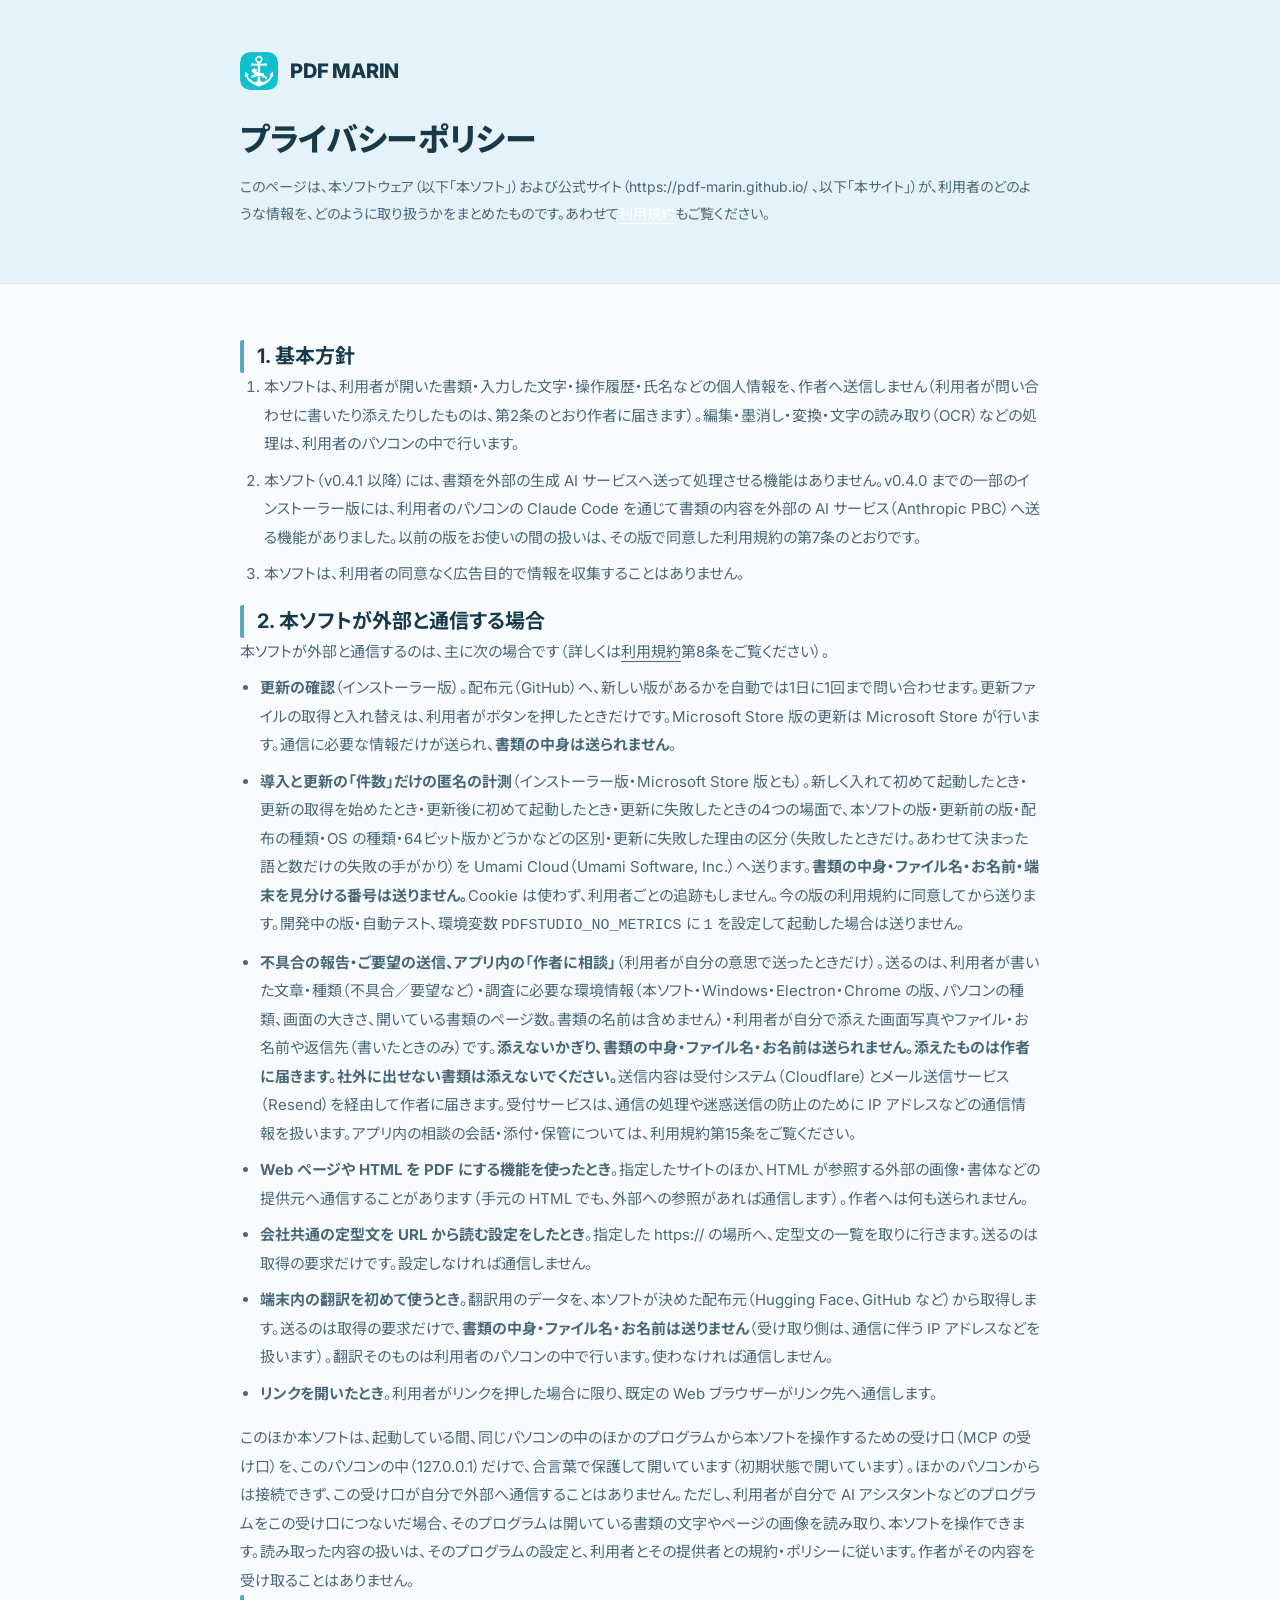
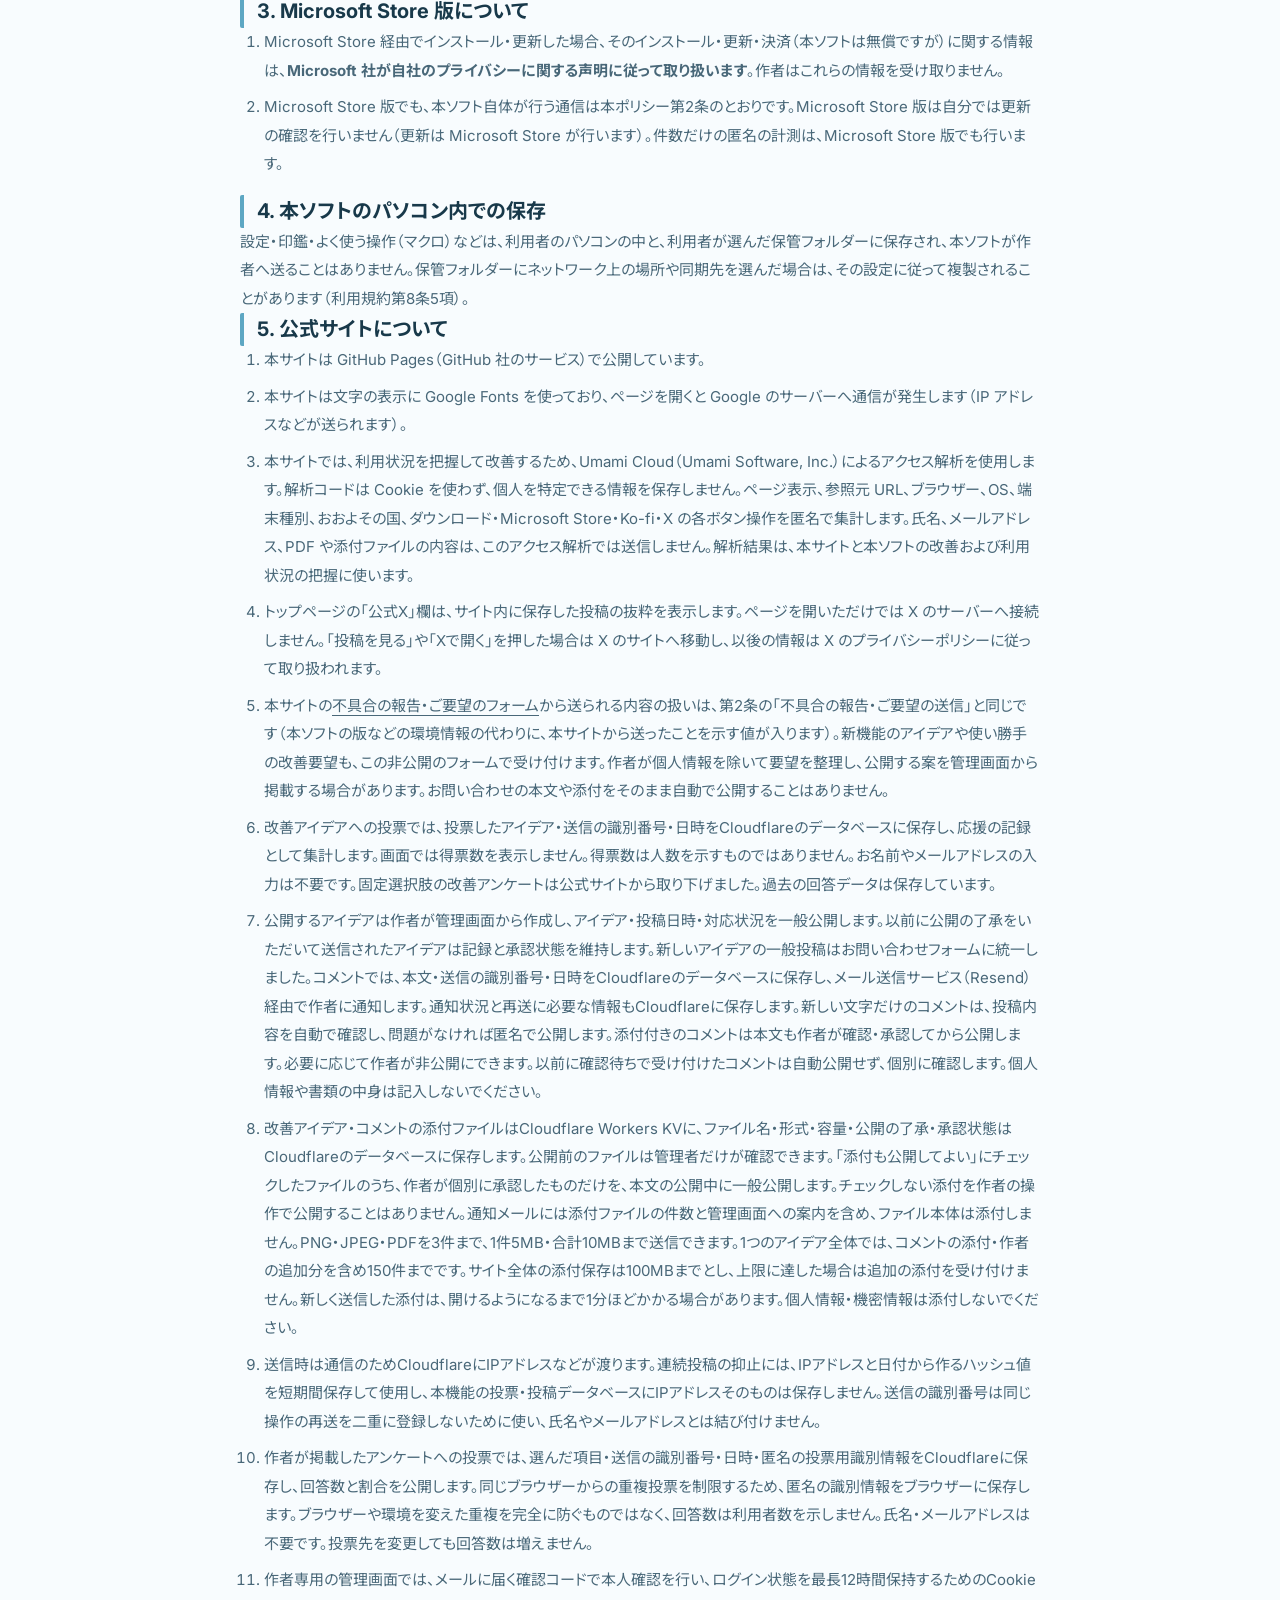
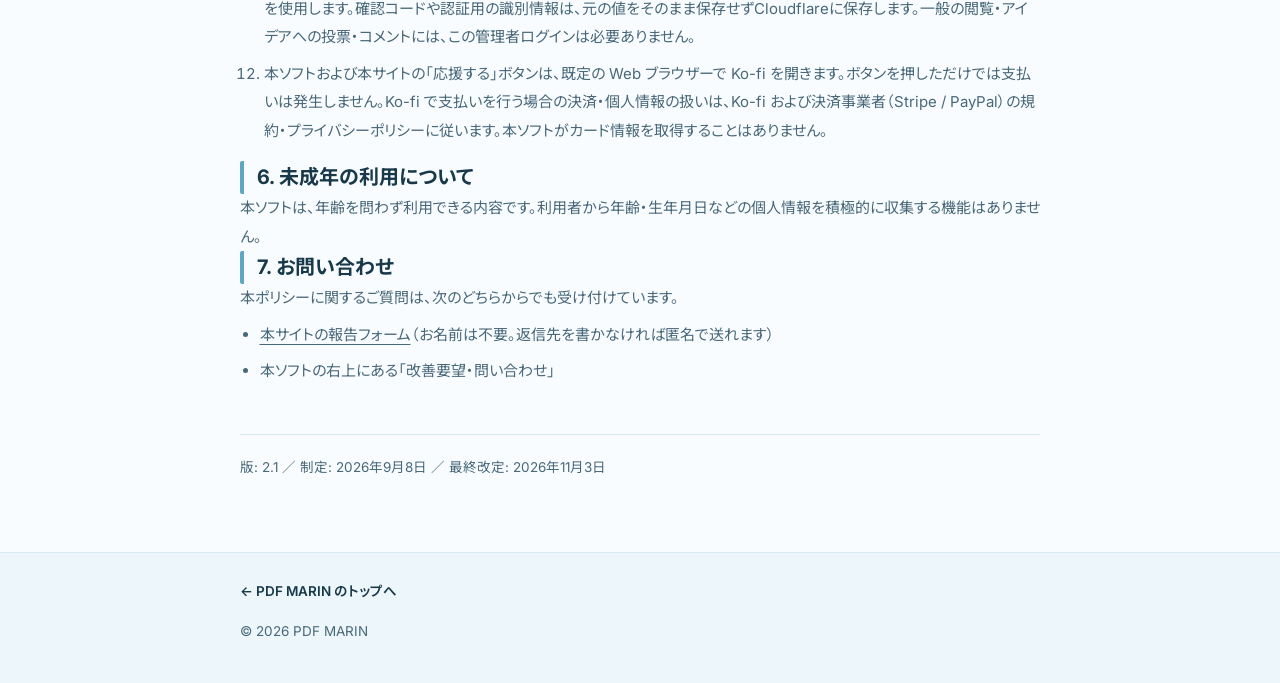
<file: privacy.html>
<!doctype html>
<html lang="ja">
<head>
<meta charset="utf-8">
<meta name="viewport" content="width=device-width, initial-scale=1">
<title>プライバシーポリシー｜PDF MARIN（Windows用の無料PDF編集ソフト）</title>
<meta name="description" content="PDF MARIN のプライバシーポリシー。本ソフト・公式サイトが取得する情報と、その扱いについて定めます。">
<link rel="icon" href="assets/favicon.ico">
<link rel="canonical" href="https://pdf-marin.github.io/privacy.html">
<meta property="og:type" content="website">
<meta property="og:title" content="プライバシーポリシー｜PDF MARIN">
<meta property="og:description" content="PDF MARIN のプライバシーポリシー。本ソフト・公式サイトが取得する情報と、その扱いについて定めます。">
<meta property="og:image" content="https://pdf-marin.github.io/assets/ogp.png">
<meta property="og:url" content="https://pdf-marin.github.io/privacy.html">
<meta name="twitter:card" content="summary_large_image">
<meta name="theme-color" content="#17b8bb">

<link rel="preconnect" href="https://fonts.googleapis.com">
<link rel="preconnect" href="https://fonts.gstatic.com" crossorigin>
<link href="https://fonts.googleapis.com/css2?family=Inter:wght@400;500;600;700&family=Noto+Sans+JP:wght@400;500;700&display=swap" rel="stylesheet">

<style>
:root{
  --ocean:#1478c4; --sky:#34a8e8;
  --bg:#ffffff; --tint:#f0f7fd;
  --ink:#12263a; --ink-soft:#3f5568; --muted:#5c7387; --line:#dbe8f3;
}
@media (prefers-color-scheme: dark){
  :root{
    --ocean:#2f8fd8; --sky:#4cb6ee;
    --bg:#0d1a26; --tint:#122534;
    --ink:#e9f2f9; --ink-soft:#c3d5e3; --muted:#8ba6bd; --line:#20374b;
  }
}
*{box-sizing:border-box}
body{
  margin:0; background:var(--bg); color:var(--ink);
  font-family:"Inter","Noto Sans JP","Yu Gothic UI","Hiragino Kaku Gothic ProN","Segoe UI",system-ui,sans-serif;
  font-size:16px; line-height:1.95; font-feature-settings:"palt" 1;
  -webkit-font-smoothing:antialiased;
}
img{max-width:100%; height:auto; display:block}
a{color:var(--ocean)}
.wrap{width:min(760px,90vw); margin-inline:auto}

.top{
  background:linear-gradient(135deg,#0f6bb4 0%, #1e8fd4 45%, #35b4dd 100%);
  color:#fff; padding:52px 0 56px;
}
.mark{display:flex; align-items:center; gap:12px; margin-bottom:26px}
.mark img{width:38px; height:38px; border-radius:10px; box-shadow:0 4px 12px rgba(0,0,0,.25)}
.mark a{color:#fff; text-decoration:none; font-weight:800; font-size:20px; letter-spacing:-.01em}
.top h1{margin:0; font-size:clamp(24px,3.6vw,32px); font-weight:800; letter-spacing:-.01em}
.top p{margin:10px 0 0; color:#d3ecfb; font-size:14px}

main{padding:56px 0 72px}
h2{
  font-size:19px; font-weight:700; margin:44px 0 14px; line-height:1.6;
  padding-left:13px; border-left:4px solid var(--sky); border-radius:2px;
}
h2:first-of-type{margin-top:0}
p{margin:0 0 16px; color:var(--ink-soft)}
ol{margin:0 0 16px; padding-left:1.6em; color:var(--ink-soft)}
ul{margin:8px 0 16px; padding-left:1.3em; color:var(--ink-soft)}
li{margin-bottom:8px}
li > p{margin:0 0 8px}
li > ul, li > ol{margin-top:6px}
.note{
  background:var(--tint); border:1px solid var(--line); border-radius:12px;
  padding:18px 22px; margin:24px 0; font-size:14.5px; color:var(--ink-soft);
}
.note p:last-child{margin-bottom:0}
.updated{color:var(--muted); font-size:13.5px; margin-top:48px; padding-top:20px; border-top:1px solid var(--line)}
footer{background:var(--tint); border-top:1px solid var(--line); padding:26px 0 40px; font-size:13.5px}
footer a{text-decoration:none; font-weight:600}
footer .copy{margin:14px 0 0; color:var(--muted)}
</style>
<link rel="stylesheet" href="assets/site.css">
<script defer src="https://cloud.umami.is/script.js" data-website-id="ff3cd968-cb06-4c96-aae5-15c2af2b2469"></script>
</head>
<body class="legal-page">

<div class="top">
  <div class="wrap">
    <div class="mark">
      <img src="assets/icon-256.png" alt="">
      <a href="./">PDF MARIN</a>
    </div>
    <h1>プライバシーポリシー</h1>
    <p>このページは、本ソフトウェア（以下「本ソフト」）および公式サイト（https://pdf-marin.github.io/ 、以下「本サイト」）が、利用者のどのような情報を、どのように取り扱うかをまとめたものです。あわせて<a href="terms.html" style="color:#fff;text-decoration:underline">利用規約</a>もご覧ください。</p>
  </div>
</div>

<main>
  <div class="wrap">
    <h2>1. 基本方針</h2>
    <ol>
    <li>本ソフトは、利用者が開いた書類・入力した文字・操作履歴・氏名などの個人情報を、作者へ送信しません（利用者が問い合わせに書いたり添えたりしたものは、第2条のとおり作者に届きます）。編集・墨消し・変換・文字の読み取り（OCR）などの処理は、利用者のパソコンの中で行います。</li>
    <li>本ソフト（v0.4.1 以降）には、書類を外部の生成 AI サービスへ送って処理させる機能はありません。v0.4.0 までの一部のインストーラー版には、利用者のパソコンの Claude Code を通じて書類の内容を外部の AI サービス（Anthropic PBC）へ送る機能がありました。以前の版をお使いの間の扱いは、その版で同意した利用規約の第7条のとおりです。</li>
    <li>本ソフトは、利用者の同意なく広告目的で情報を収集することはありません。</li>
    </ol>
    <h2>2. 本ソフトが外部と通信する場合</h2>
    <p>本ソフトが外部と通信するのは、主に次の場合です（詳しくは<a href="terms.html">利用規約</a>第8条をご覧ください）。</p>
    <ul>
    <li><strong>更新の確認</strong>（インストーラー版）。配布元（GitHub）へ、新しい版があるかを自動では1日に1回まで問い合わせます。更新ファイルの取得と入れ替えは、利用者がボタンを押したときだけです。Microsoft Store 版の更新は Microsoft Store が行います。通信に必要な情報だけが送られ、<strong>書類の中身は送られません</strong>。</li>
    <li><strong>導入と更新の「件数」だけの匿名の計測</strong>（インストーラー版・Microsoft Store 版とも）。新しく入れて初めて起動したとき・更新の取得を始めたとき・更新後に初めて起動したとき・更新に失敗したときの4つの場面で、本ソフトの版・更新前の版・配布の種類・OS の種類・64ビット版かどうかなどの区別・更新に失敗した理由の区分（失敗したときだけ。あわせて決まった語と数だけの失敗の手がかり）を Umami Cloud（Umami Software, Inc.）へ送ります。<strong>書類の中身・ファイル名・お名前・端末を見分ける番号は送りません。</strong>Cookie は使わず、利用者ごとの追跡もしません。今の版の利用規約に同意してから送ります。開発中の版・自動テスト、環境変数 <code>PDFSTUDIO_NO_METRICS</code> に <code>1</code> を設定して起動した場合は送りません。</li>
    <li><strong>不具合の報告・ご要望の送信、アプリ内の「作者に相談」</strong>（利用者が自分の意思で送ったときだけ）。送るのは、利用者が書いた文章・種類（不具合／要望など）・調査に必要な環境情報（本ソフト・Windows・Electron・Chrome の版、パソコンの種類、画面の大きさ、開いている書類のページ数。書類の名前は含めません）・利用者が自分で添えた画面写真やファイル・お名前や返信先（書いたときのみ）です。<strong>添えないかぎり、書類の中身・ファイル名・お名前は送られません。添えたものは作者に届きます。社外に出せない書類は添えないでください。</strong>送信内容は受付システム（Cloudflare）とメール送信サービス（Resend）を経由して作者に届きます。受付サービスは、通信の処理や迷惑送信の防止のために IP アドレスなどの通信情報を扱います。アプリ内の相談の会話・添付・保管については、利用規約第15条をご覧ください。</li>
    <li><strong>Web ページや HTML を PDF にする機能を使ったとき</strong>。指定したサイトのほか、HTML が参照する外部の画像・書体などの提供元へ通信することがあります（手元の HTML でも、外部への参照があれば通信します）。作者へは何も送られません。</li>
    <li><strong>会社共通の定型文を URL から読む設定をしたとき</strong>。指定した https:// の場所へ、定型文の一覧を取りに行きます。送るのは取得の要求だけです。設定しなければ通信しません。</li>
    <li><strong>端末内の翻訳を初めて使うとき</strong>。翻訳用のデータを、本ソフトが決めた配布元（Hugging Face、GitHub など）から取得します。送るのは取得の要求だけで、<strong>書類の中身・ファイル名・お名前は送りません</strong>（受け取り側は、通信に伴う IP アドレスなどを扱います）。翻訳そのものは利用者のパソコンの中で行います。使わなければ通信しません。</li>
    <li><strong>リンクを開いたとき</strong>。利用者がリンクを押した場合に限り、既定の Web ブラウザーがリンク先へ通信します。</li>
    </ul>
    <p>このほか本ソフトは、起動している間、同じパソコンの中のほかのプログラムから本ソフトを操作するための受け口（MCP の受け口）を、このパソコンの中（127.0.0.1）だけで、合言葉で保護して開いています（初期状態で開いています）。ほかのパソコンからは接続できず、この受け口が自分で外部へ通信することはありません。ただし、利用者が自分で AI アシスタントなどのプログラムをこの受け口につないだ場合、そのプログラムは開いている書類の文字やページの画像を読み取り、本ソフトを操作できます。読み取った内容の扱いは、そのプログラムの設定と、利用者とその提供者との規約・ポリシーに従います。作者がその内容を受け取ることはありません。</p>
    <h2>3. Microsoft Store 版について</h2>
    <ol>
    <li>Microsoft Store 経由でインストール・更新した場合、そのインストール・更新・決済（本ソフトは無償ですが）に関する情報は、<strong>Microsoft 社が自社のプライバシーに関する声明に従って取り扱います</strong>。作者はこれらの情報を受け取りません。</li>
    <li>Microsoft Store 版でも、本ソフト自体が行う通信は本ポリシー第2条のとおりです。Microsoft Store 版は自分では更新の確認を行いません（更新は Microsoft Store が行います）。件数だけの匿名の計測は、Microsoft Store 版でも行います。</li>
    </ol>
    <h2>4. 本ソフトのパソコン内での保存</h2>
    <p>設定・印鑑・よく使う操作（マクロ）などは、利用者のパソコンの中と、利用者が選んだ保管フォルダーに保存され、本ソフトが作者へ送ることはありません。保管フォルダーにネットワーク上の場所や同期先を選んだ場合は、その設定に従って複製されることがあります（利用規約第8条5項）。</p>
    <h2>5. 公式サイトについて</h2>
    <ol>
    <li>本サイトは GitHub Pages（GitHub 社のサービス）で公開しています。</li>
    <li>本サイトは文字の表示に Google Fonts を使っており、ページを開くと Google のサーバーへ通信が発生します（IP アドレスなどが送られます）。</li>
    <li>本サイトでは、利用状況を把握して改善するため、Umami Cloud（Umami Software, Inc.）によるアクセス解析を使用します。解析コードは Cookie を使わず、個人を特定できる情報を保存しません。ページ表示、参照元 URL、ブラウザー、OS、端末種別、おおよその国、ダウンロード・Microsoft Store・Ko-fi・X の各ボタン操作を匿名で集計します。氏名、メールアドレス、PDF や添付ファイルの内容は、このアクセス解析では送信しません。解析結果は、本サイトと本ソフトの改善および利用状況の把握に使います。</li>
    <li id="x-posts">トップページの「公式X」欄は、サイト内に保存した投稿の抜粋を表示します。ページを開いただけでは X のサーバーへ接続しません。「投稿を見る」や「Xで開く」を押した場合は X のサイトへ移動し、以後の情報は X のプライバシーポリシーに従って取り扱われます。</li>
    <li>本サイトの<a href="index.html#report">不具合の報告・ご要望のフォーム</a>から送られる内容の扱いは、第2条の「不具合の報告・ご要望の送信」と同じです（本ソフトの版などの環境情報の代わりに、本サイトから送ったことを示す値が入ります）。新機能のアイデアや使い勝手の改善要望も、この非公開のフォームで受け付けます。作者が個人情報を除いて要望を整理し、公開する案を管理画面から掲載する場合があります。お問い合わせの本文や添付をそのまま自動で公開することはありません。</li>
  <li>改善アイデアへの投票では、投票したアイデア・送信の識別番号・日時をCloudflareのデータベースに保存し、応援の記録として集計します。画面では得票数を表示しません。得票数は人数を示すものではありません。お名前やメールアドレスの入力は不要です。固定選択肢の改善アンケートは公式サイトから取り下げました。過去の回答データは保存しています。</li>
  <li>公開するアイデアは作者が管理画面から作成し、アイデア・投稿日時・対応状況を一般公開します。以前に公開の了承をいただいて送信されたアイデアは記録と承認状態を維持します。新しいアイデアの一般投稿はお問い合わせフォームに統一しました。コメントでは、本文・送信の識別番号・日時をCloudflareのデータベースに保存し、メール送信サービス（Resend）経由で作者に通知します。通知状況と再送に必要な情報もCloudflareに保存します。新しい文字だけのコメントは、投稿内容を自動で確認し、問題がなければ匿名で公開します。添付付きのコメントは本文も作者が確認・承認してから公開します。必要に応じて作者が非公開にできます。以前に確認待ちで受け付けたコメントは自動公開せず、個別に確認します。個人情報や書類の中身は記入しないでください。</li>
  <li>改善アイデア・コメントの添付ファイルはCloudflare Workers KVに、ファイル名・形式・容量・公開の了承・承認状態はCloudflareのデータベースに保存します。公開前のファイルは管理者だけが確認できます。「添付も公開してよい」にチェックしたファイルのうち、作者が個別に承認したものだけを、本文の公開中に一般公開します。チェックしない添付を作者の操作で公開することはありません。通知メールには添付ファイルの件数と管理画面への案内を含め、ファイル本体は添付しません。PNG・JPEG・PDFを3件まで、1件5MB・合計10MBまで送信できます。1つのアイデア全体では、コメントの添付・作者の追加分を含め150件までです。サイト全体の添付保存は100MBまでとし、上限に達した場合は追加の添付を受け付けません。新しく送信した添付は、開けるようになるまで1分ほどかかる場合があります。個人情報・機密情報は添付しないでください。</li>
  <li>送信時は通信のためCloudflareにIPアドレスなどが渡ります。連続投稿の抑止には、IPアドレスと日付から作るハッシュ値を短期間保存して使用し、本機能の投票・投稿データベースにIPアドレスそのものは保存しません。送信の識別番号は同じ操作の再送を二重に登録しないために使い、氏名やメールアドレスとは結び付けません。</li>
  <li>作者が掲載したアンケートへの投票では、選んだ項目・送信の識別番号・日時・匿名の投票用識別情報をCloudflareに保存し、回答数と割合を公開します。同じブラウザーからの重複投票を制限するため、匿名の識別情報をブラウザーに保存します。ブラウザーや環境を変えた重複を完全に防ぐものではなく、回答数は利用者数を示しません。氏名・メールアドレスは不要です。投票先を変更しても回答数は増えません。</li>
  <li>作者専用の管理画面では、メールに届く確認コードで本人確認を行い、ログイン状態を最長12時間保持するためのCookieを使用します。確認コードや認証用の識別情報は、元の値をそのまま保存せずCloudflareに保存します。一般の閲覧・アイデアへの投票・コメントには、この管理者ログインは必要ありません。</li>
    <li>本ソフトおよび本サイトの「応援する」ボタンは、既定の Web ブラウザーで Ko-fi を開きます。ボタンを押しただけでは支払いは発生しません。Ko-fi で支払いを行う場合の決済・個人情報の扱いは、Ko-fi および決済事業者（Stripe / PayPal）の規約・プライバシーポリシーに従います。本ソフトがカード情報を取得することはありません。</li>
    </ol>
    <h2>6. 未成年の利用について</h2>
    <p>本ソフトは、年齢を問わず利用できる内容です。利用者から年齢・生年月日などの個人情報を積極的に収集する機能はありません。</p>
    <h2 id="contact">7. お問い合わせ</h2>
    <p>本ポリシーに関するご質問は、次のどちらからでも受け付けています。</p>
    <ul>
    <li><a href="./#report">本サイトの報告フォーム</a>（お名前は不要。返信先を書かなければ匿名で送れます）</li>
    <li>本ソフトの右上にある「改善要望・問い合わせ」</li>
    </ul>
    <p class="updated">版: 2.1 ／ 制定: 2026年9月8日 ／ 最終改定: 2026年11月3日</p>
  </div>
</main>

<footer>
  <div class="wrap">
    <a href="./">← PDF MARIN のトップへ</a>
    <p class="copy">© 2026 PDF MARIN</p>
  </div>
</footer>

</body>
</html>
</file>
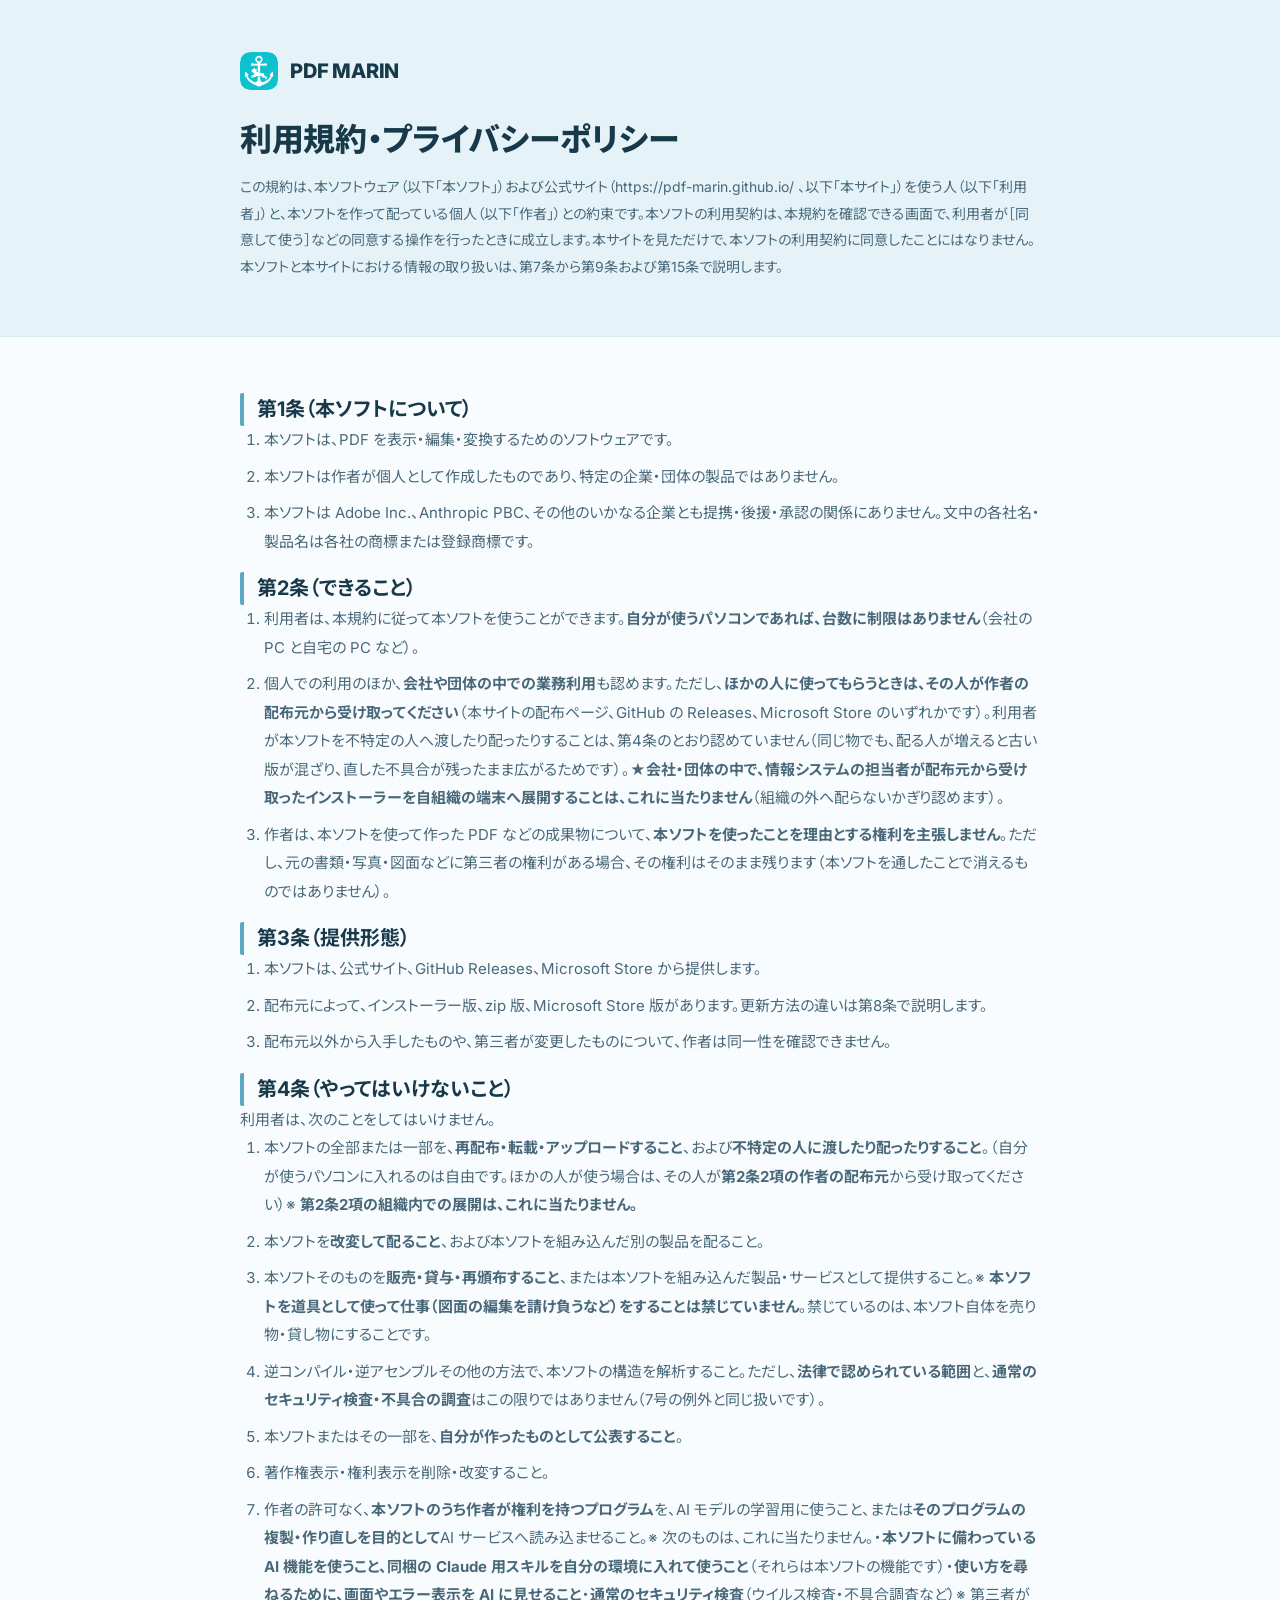
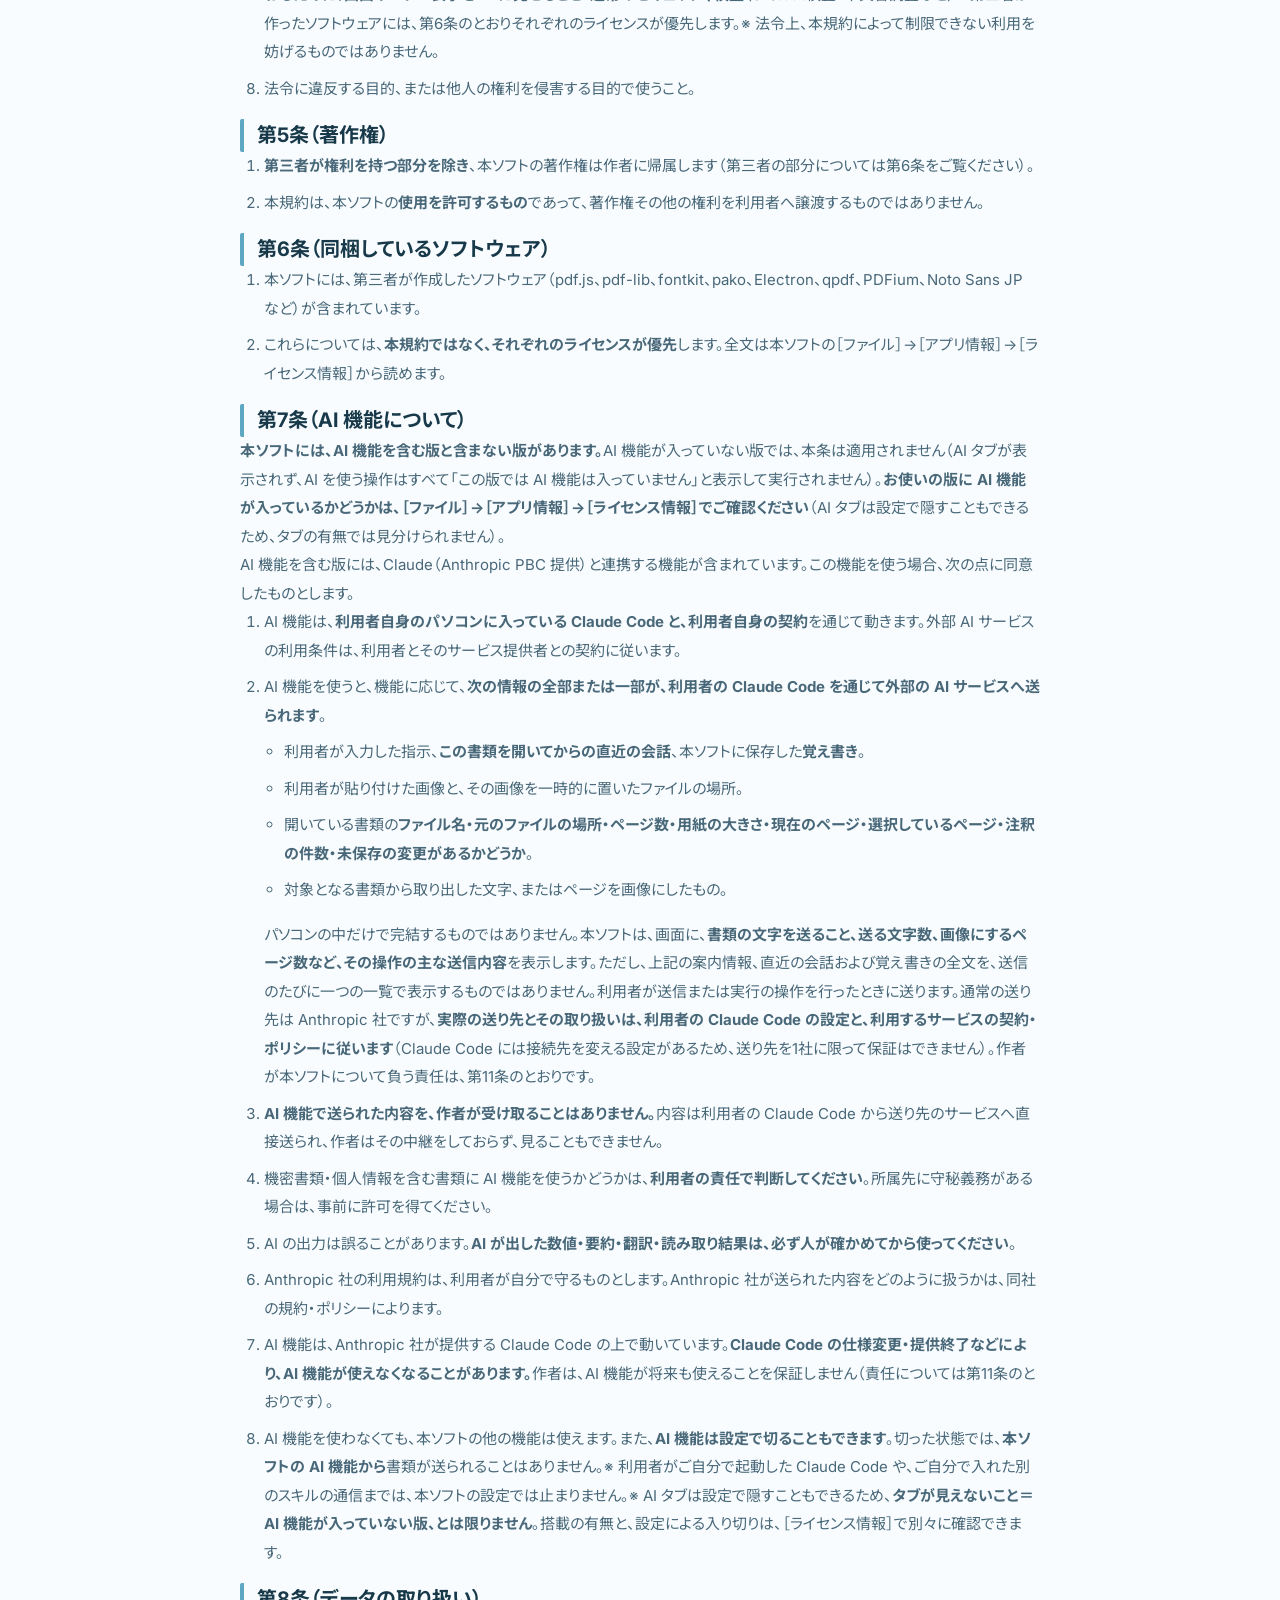
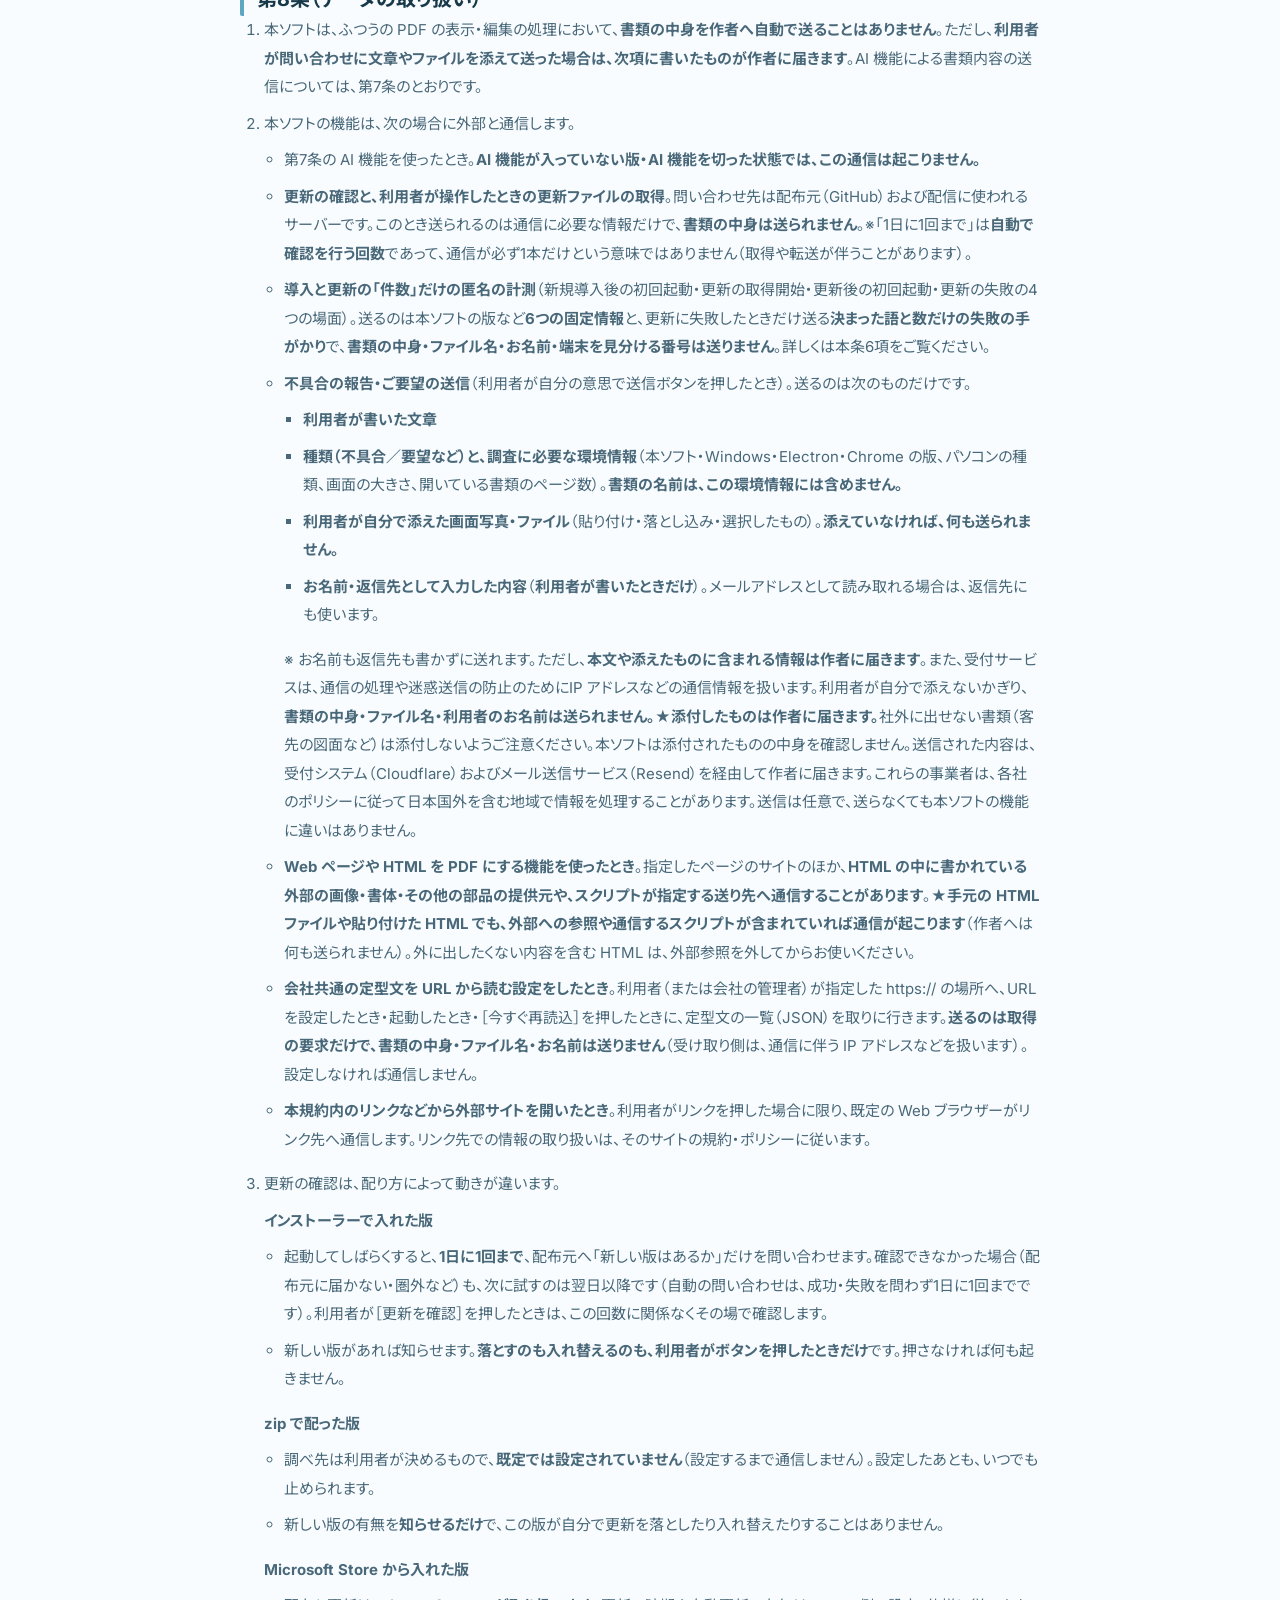
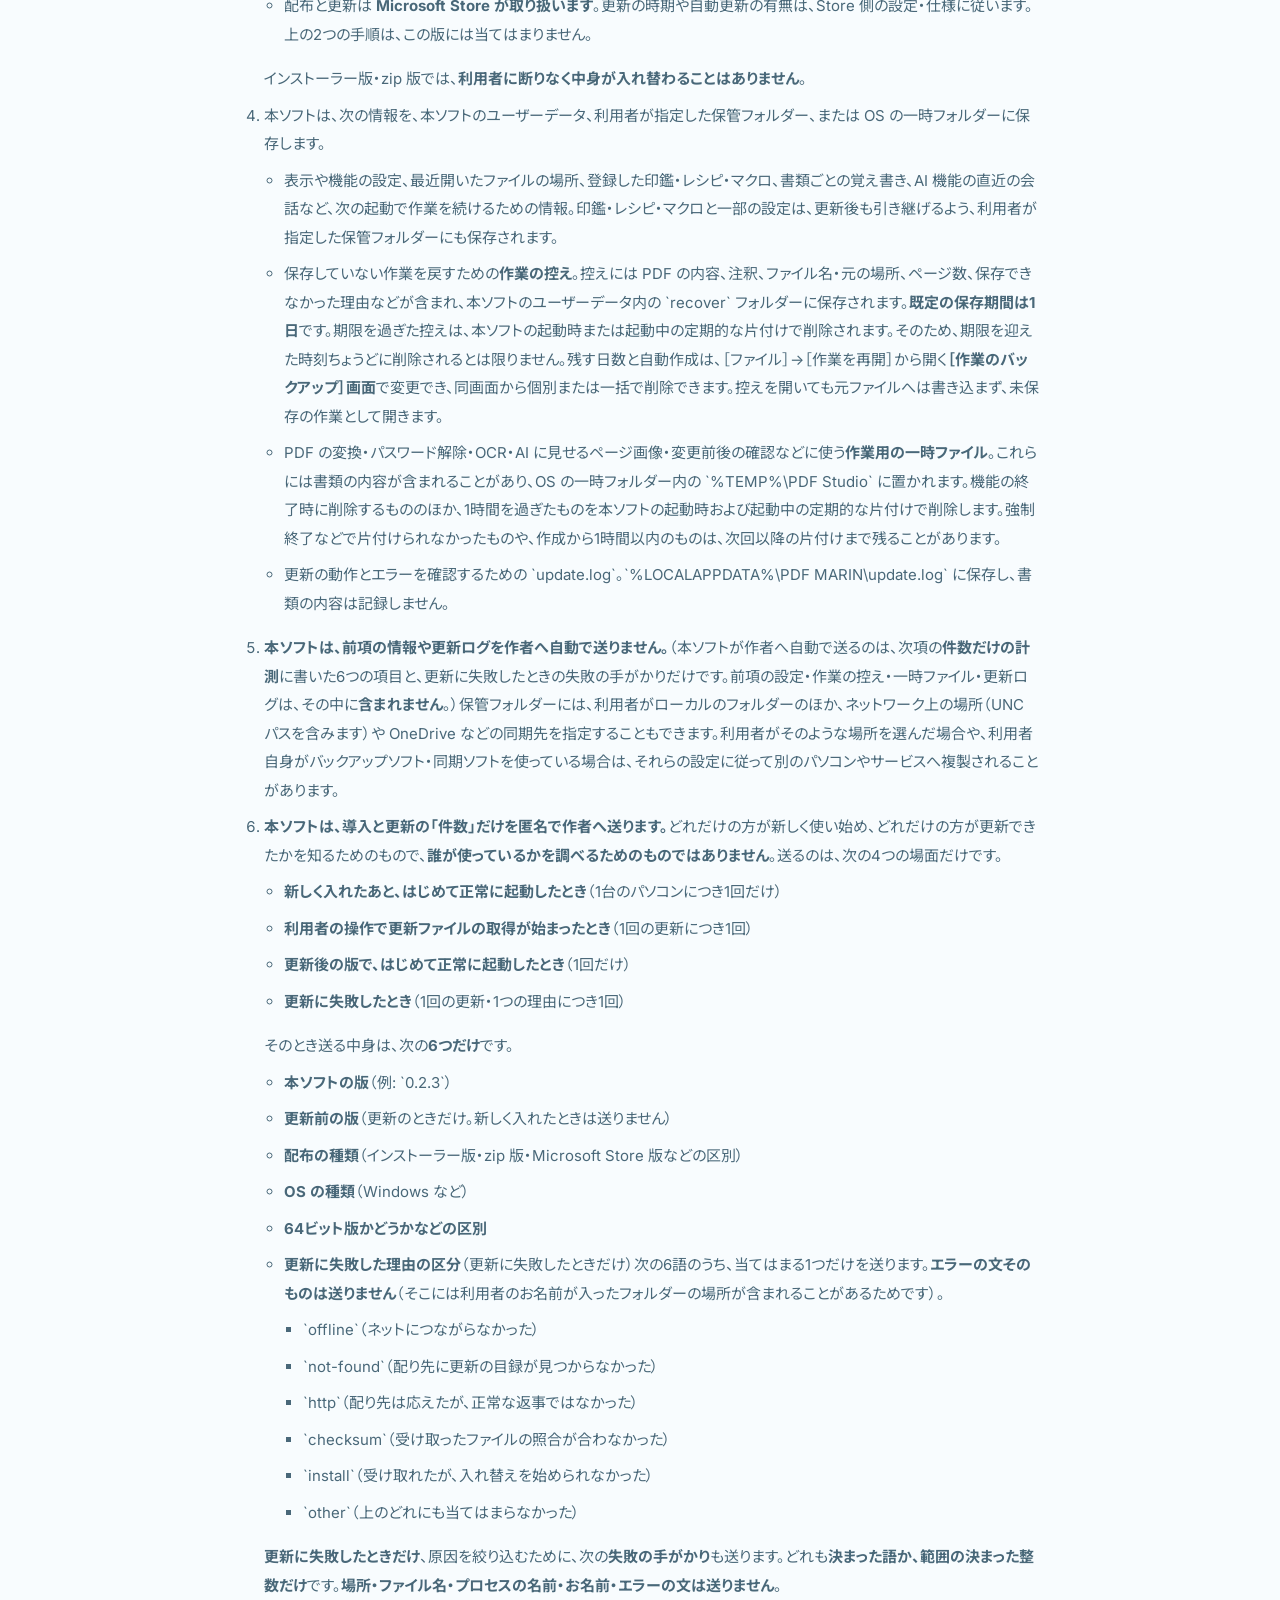
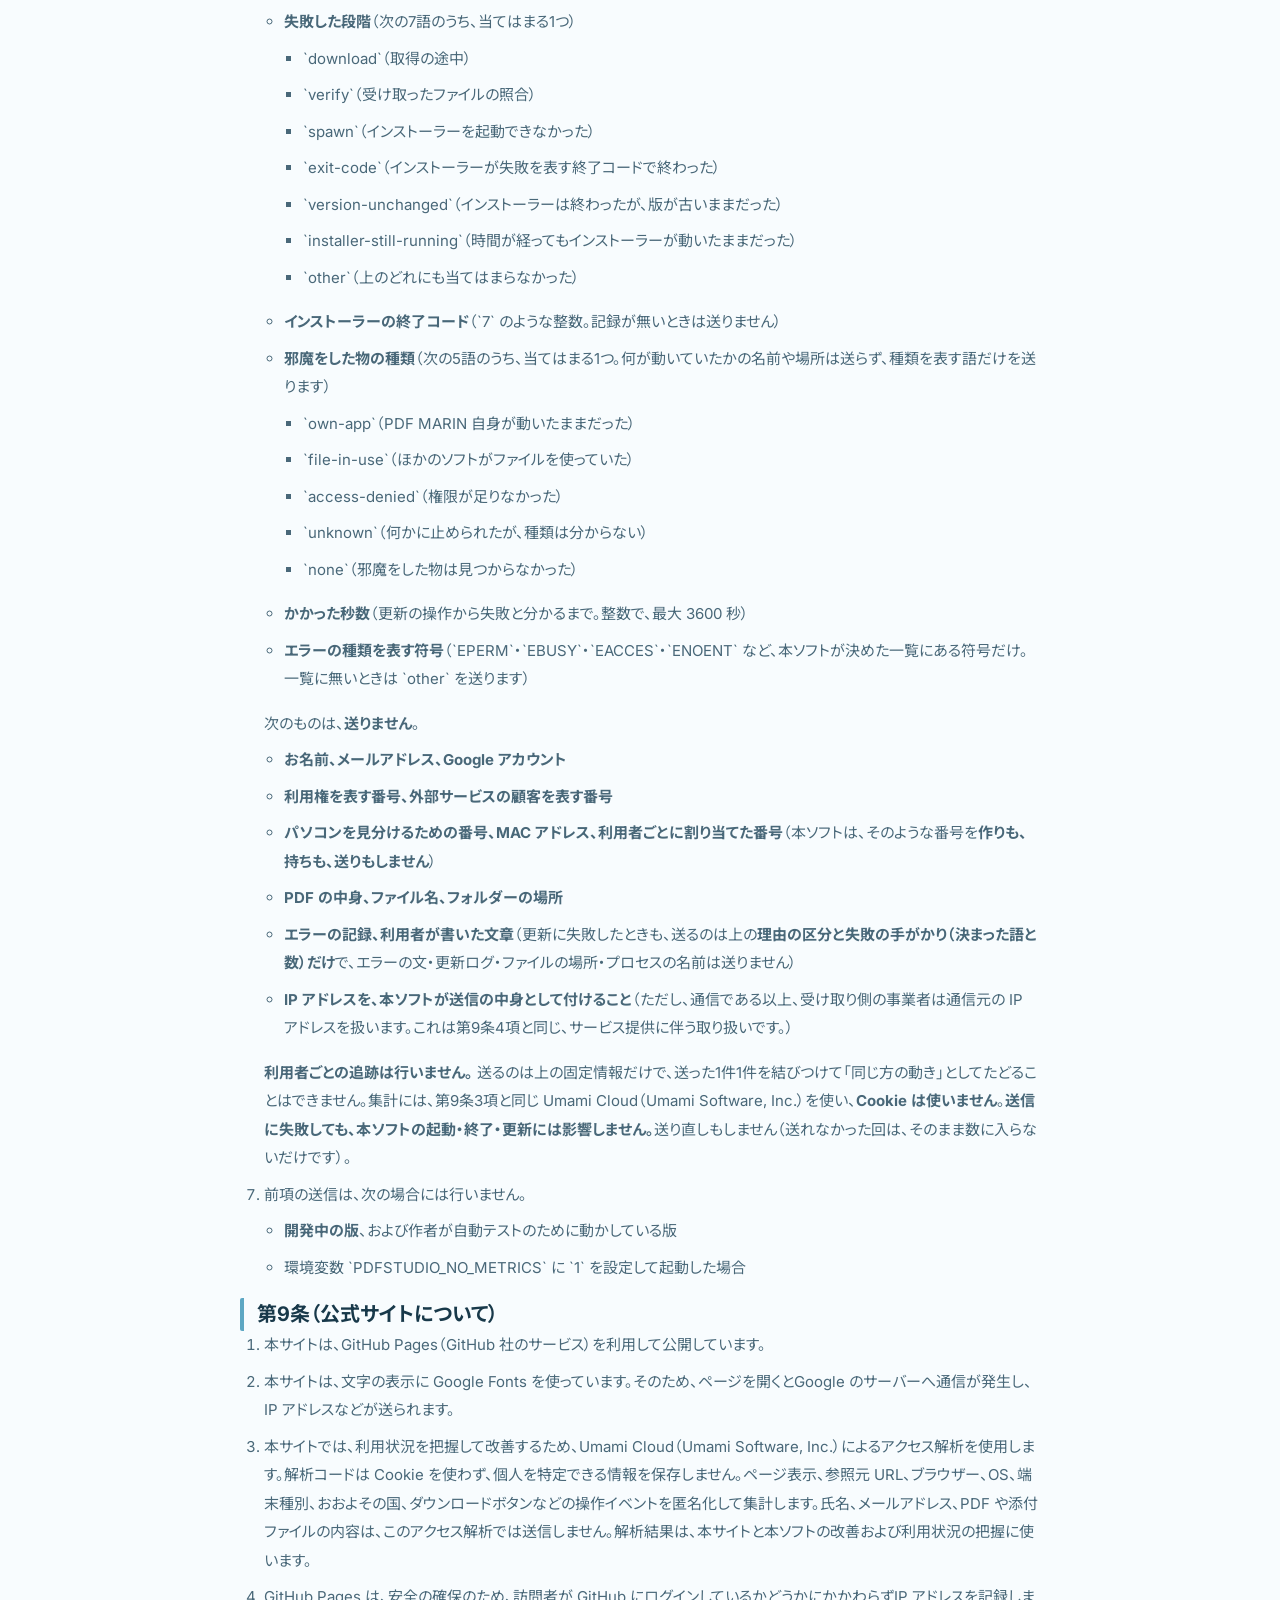
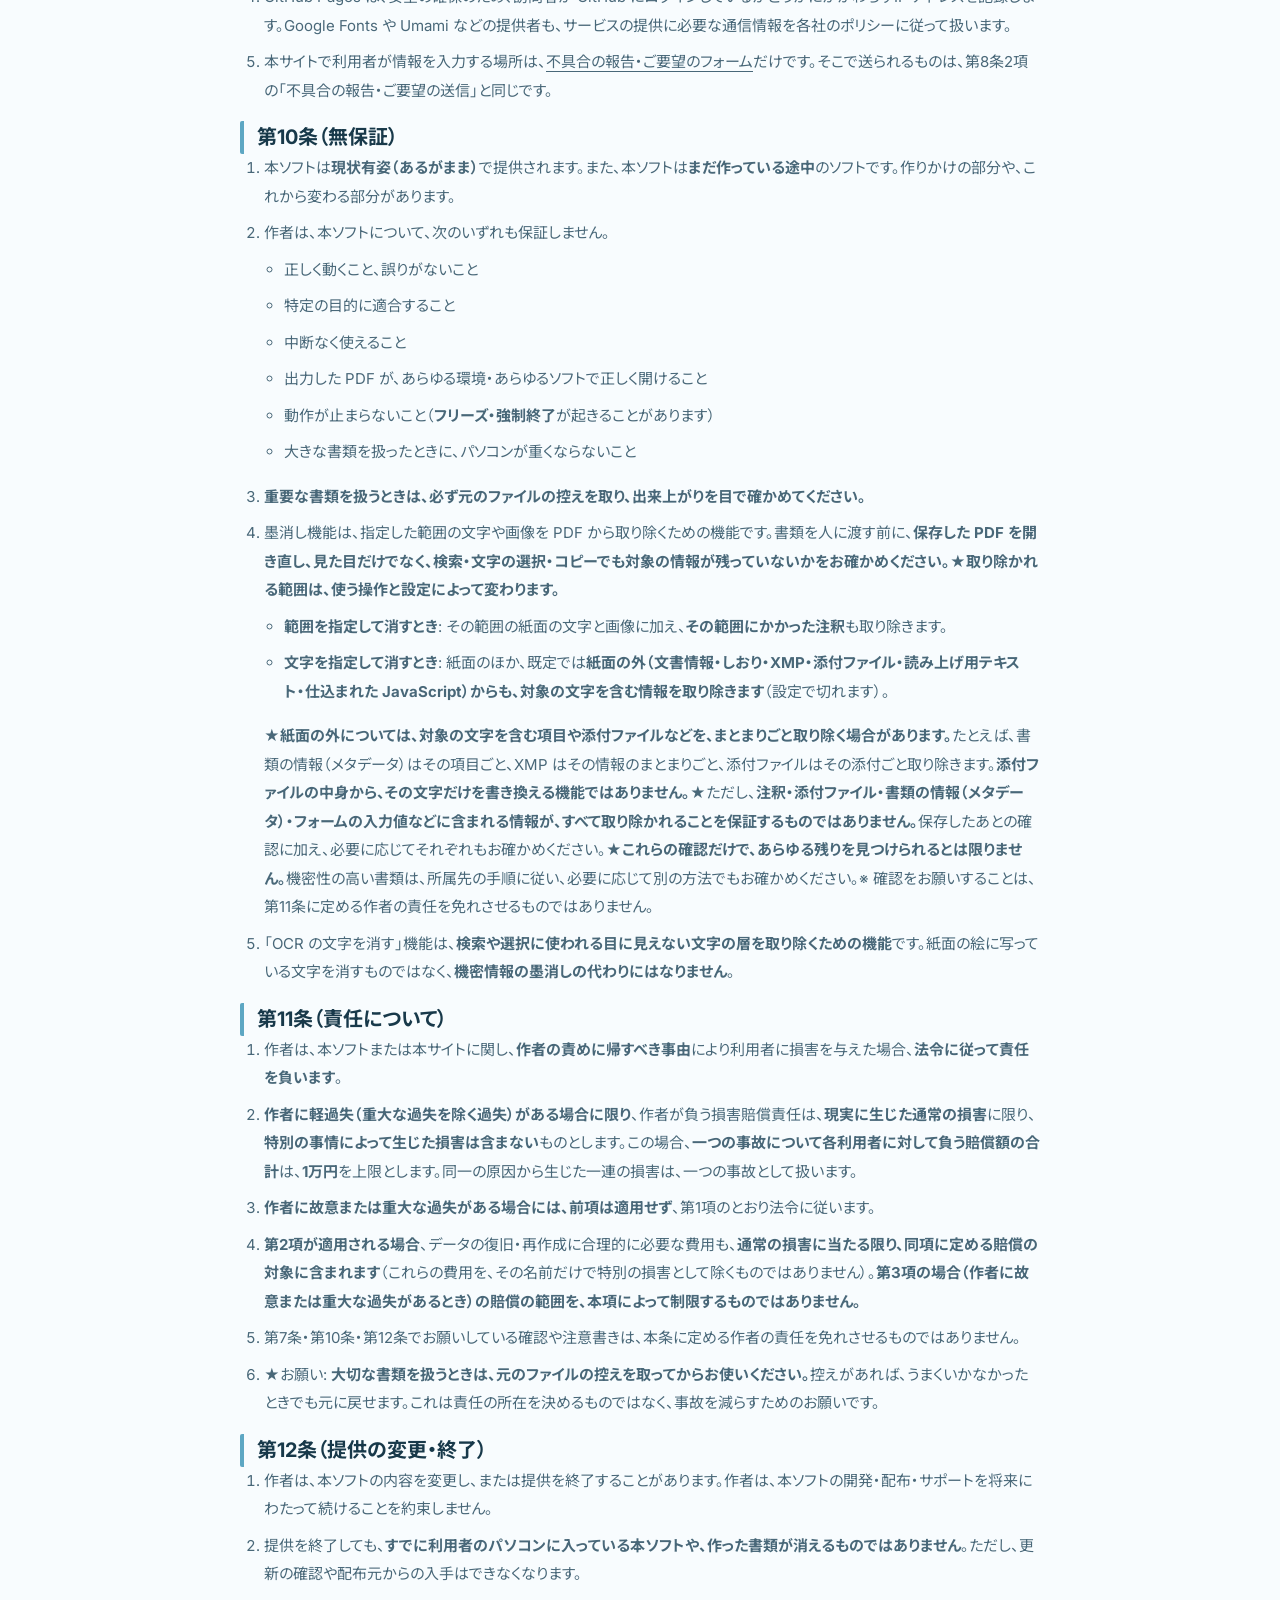
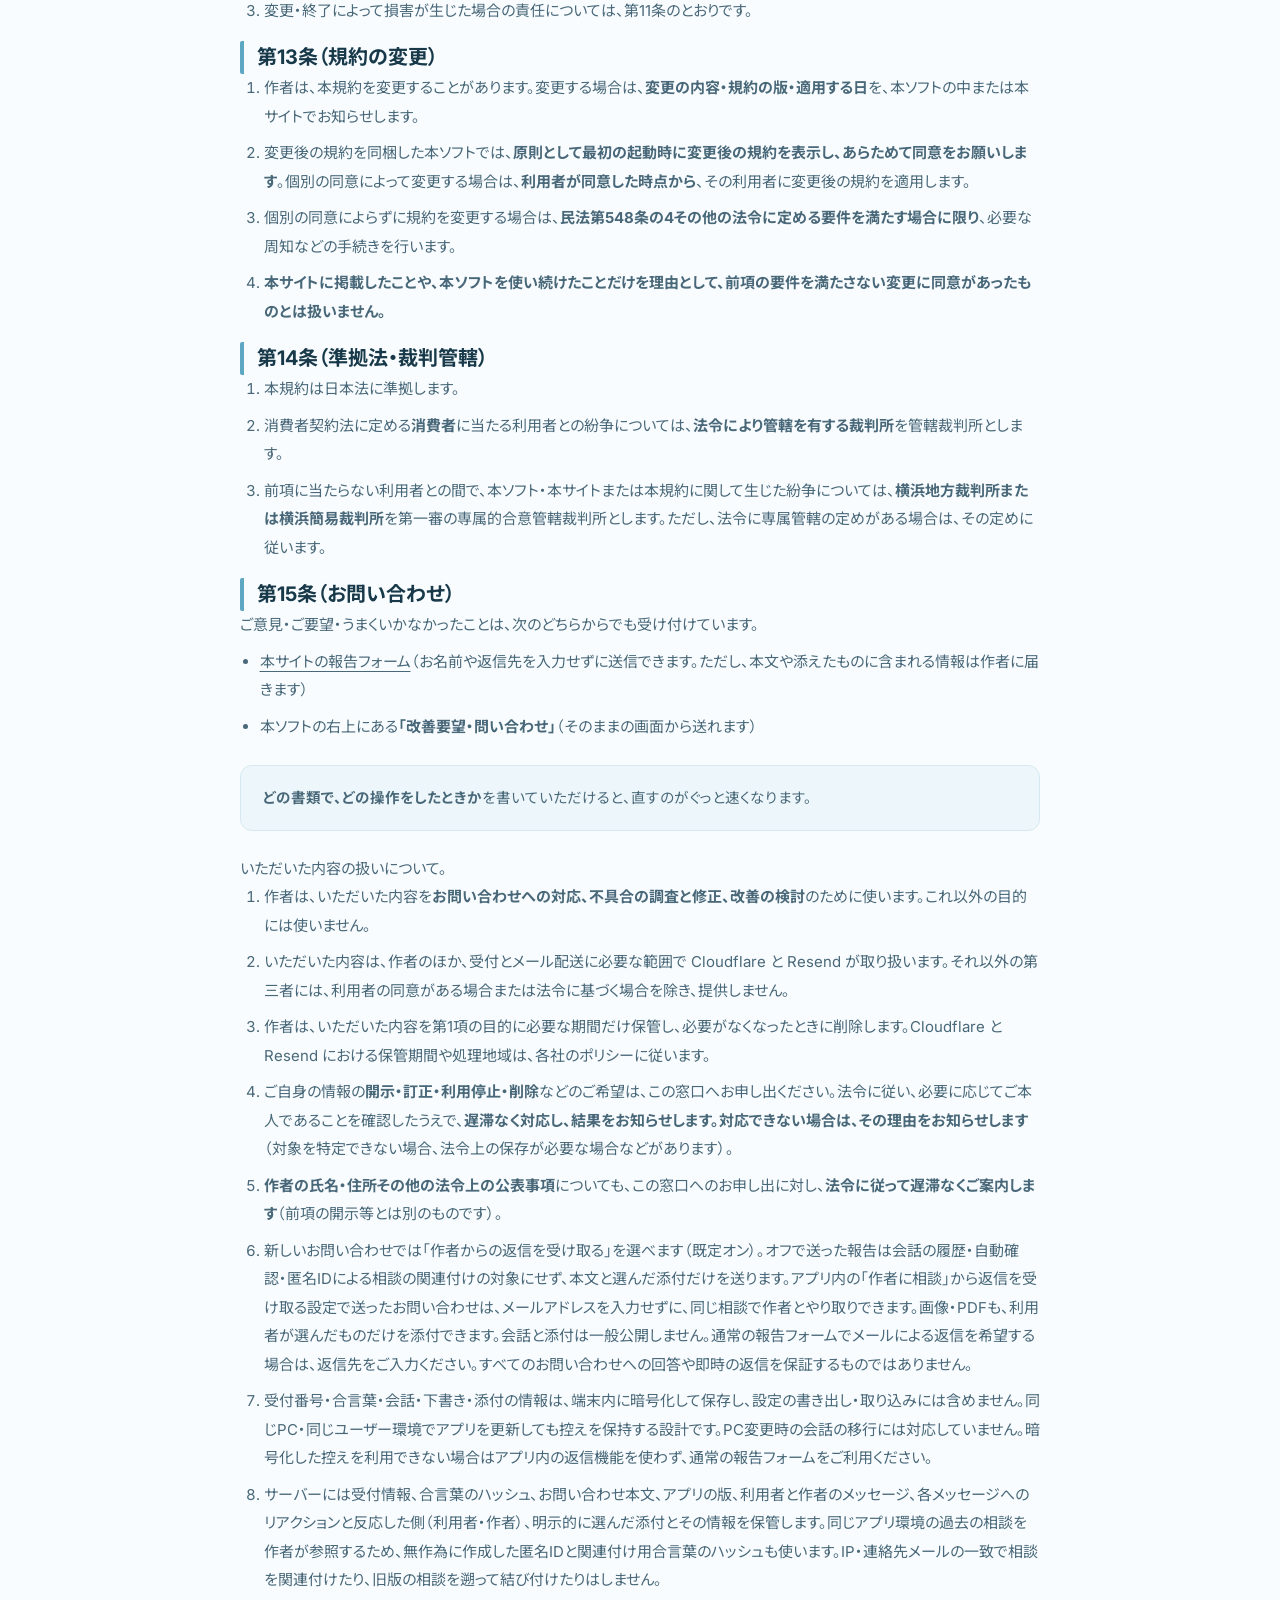
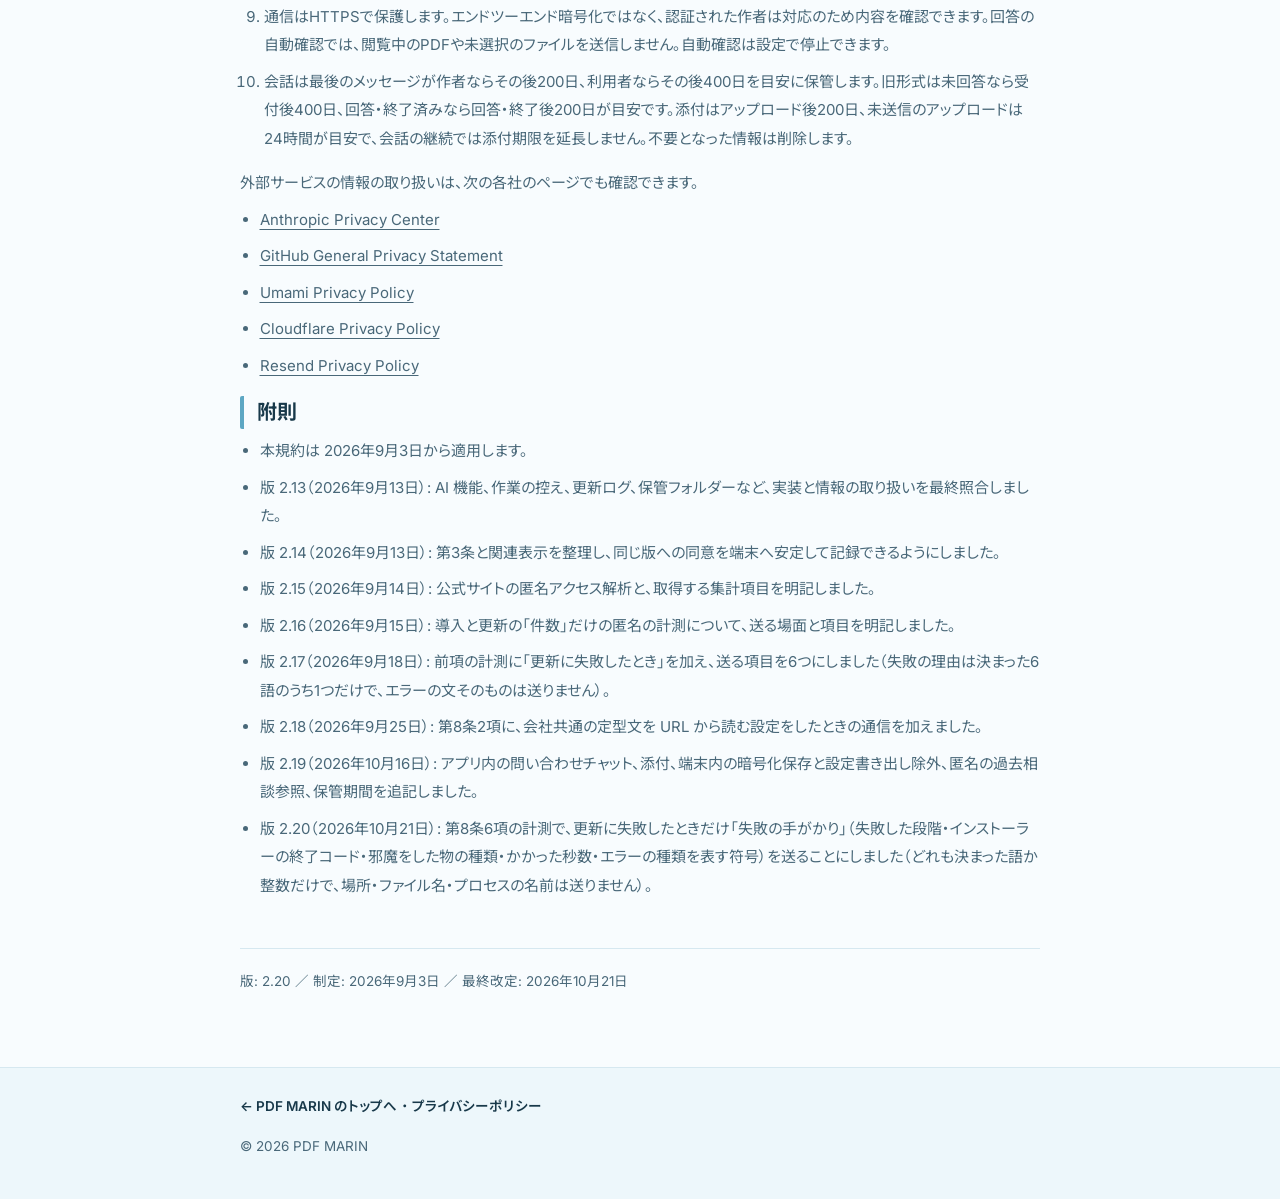
<file: terms.html>
<!doctype html>
<html lang="ja">
<head>
<meta charset="utf-8">
<meta name="viewport" content="width=device-width, initial-scale=1">
<title>利用規約・プライバシーポリシー｜PDF MARIN（Windows用PDF編集ソフト）</title>
<meta name="description" content="PDF MARIN の利用規約・プライバシーポリシー。利用条件と情報の取り扱いを定めます。">
<link rel="icon" href="assets/favicon.ico">
<link rel="canonical" href="https://pdf-marin.github.io/terms.html">
<meta property="og:type" content="website">
<meta property="og:title" content="利用規約・プライバシーポリシー｜PDF MARIN">
<meta property="og:description" content="PDF MARIN の利用規約・プライバシーポリシー。利用条件と情報の取り扱いを定めます。">
<meta property="og:image" content="https://pdf-marin.github.io/assets/ogp.png">
<meta property="og:url" content="https://pdf-marin.github.io/terms.html">
<meta name="twitter:card" content="summary_large_image">
<meta name="theme-color" content="#17b8bb">

<link rel="preconnect" href="https://fonts.googleapis.com">
<link rel="preconnect" href="https://fonts.gstatic.com" crossorigin>
<link href="https://fonts.googleapis.com/css2?family=Inter:wght@400;500;600;700&family=Noto+Sans+JP:wght@400;500;700&display=swap" rel="stylesheet">
<script defer src="https://cloud.umami.is/script.js" data-website-id="ff3cd968-cb06-4c96-aae5-15c2af2b2469"></script>

<style>
:root{
  --ocean:#1478c4; --sky:#34a8e8;
  --bg:#ffffff; --tint:#f0f7fd;
  /* --muted は #6b8299 だと白地で 4.0:1 しかなく読みにくい人が出る（index.html と同じ濃さに揃える） */
  --ink:#12263a; --ink-soft:#3f5568; --muted:#5c7387; --line:#dbe8f3;
}
@media (prefers-color-scheme: dark){
  :root{
    --ocean:#2f8fd8; --sky:#4cb6ee;
    --bg:#0d1a26; --tint:#122534;
    --ink:#e9f2f9; --ink-soft:#c3d5e3; --muted:#8ba6bd; --line:#20374b;
  }
}
*{box-sizing:border-box}
body{
  margin:0; background:var(--bg); color:var(--ink);
  font-family:"Inter","Noto Sans JP","Yu Gothic UI","Hiragino Kaku Gothic ProN","Segoe UI",system-ui,sans-serif;
  font-size:16px; line-height:1.95; font-feature-settings:"palt" 1;
  -webkit-font-smoothing:antialiased;
}
img{max-width:100%; height:auto; display:block}
a{color:var(--ocean)}
.wrap{width:min(760px,90vw); margin-inline:auto}

.top{
  background:linear-gradient(135deg,#0f6bb4 0%, #1e8fd4 45%, #35b4dd 100%);
  color:#fff; padding:52px 0 56px;
}
.mark{display:flex; align-items:center; gap:12px; margin-bottom:26px}
.mark img{width:38px; height:38px; border-radius:10px; box-shadow:0 4px 12px rgba(0,0,0,.25)}
.mark a{color:#fff; text-decoration:none; font-weight:800; font-size:20px; letter-spacing:-.01em}
.top h1{margin:0; font-size:clamp(24px,3.6vw,32px); font-weight:800; letter-spacing:-.01em}
.top p{margin:10px 0 0; color:#d3ecfb; font-size:14px}

main{padding:56px 0 72px}
h2{
  font-size:19px; font-weight:700; margin:44px 0 14px; line-height:1.6;
  padding-left:13px; border-left:4px solid var(--sky); border-radius:2px;
}
h2:first-of-type{margin-top:0}
p{margin:0 0 16px; color:var(--ink-soft)}
/* 項（1. 2. 3.）は ol、号の列挙は ul */
ol{margin:0 0 16px; padding-left:1.6em; color:var(--ink-soft)}
ul{margin:8px 0 16px; padding-left:1.3em; color:var(--ink-soft)}
li{margin-bottom:8px}
li > p{margin:0 0 8px}
li > ul, li > ol{margin-top:6px}
.note{
  background:var(--tint); border:1px solid var(--line); border-radius:12px;
  padding:18px 22px; margin:24px 0; font-size:14.5px; color:var(--ink-soft);
}
.note p:last-child{margin-bottom:0}
.updated{color:var(--muted); font-size:13.5px; margin-top:48px; padding-top:20px; border-top:1px solid var(--line)}
footer{background:var(--tint); border-top:1px solid var(--line); padding:26px 0 40px; font-size:13.5px}
footer a{text-decoration:none; font-weight:600}
footer .copy{margin:14px 0 0; color:var(--muted)}
</style>
<link rel="stylesheet" href="assets/site.css">
</head>
<body class="legal-page">

<div class="top">
  <div class="wrap">
    <div class="mark">
      <img src="assets/icon-256.png" alt="">
      <a href="./">PDF MARIN</a>
    </div>
    <h1>利用規約・プライバシーポリシー</h1>
    <p>この規約は、本ソフトウェア（以下「本ソフト」）および公式サイト（https://pdf-marin.github.io/ 、以下「本サイト」）を使う人（以下「利用者」）と、本ソフトを作って配っている個人（以下「作者」）との約束です。本ソフトの利用契約は、本規約を確認できる画面で、利用者が［同意して使う］などの同意する操作を行ったときに成立します。本サイトを見ただけで、本ソフトの利用契約に同意したことにはなりません。本ソフトと本サイトにおける情報の取り扱いは、第7条から第9条および第15条で説明します。</p>
  </div>
</div>

<main>
  <div class="wrap">
    <h2>第1条（本ソフトについて）</h2>
    <ol>
    <li>本ソフトは、PDF を表示・編集・変換するためのソフトウェアです。</li>
    <li>本ソフトは作者が個人として作成したものであり、特定の企業・団体の製品ではありません。</li>
    <li>本ソフトは Adobe Inc.、Anthropic PBC、その他のいかなる企業とも提携・後援・承認の関係にありません。文中の各社名・製品名は各社の商標または登録商標です。</li>
    </ol>
    <h2>第2条（できること）</h2>
    <ol>
    <li>利用者は、本規約に従って本ソフトを使うことができます。<strong>自分が使うパソコンであれば、台数に制限はありません</strong>（会社の PC と自宅の PC など）。</li>
    <li>個人での利用のほか、<strong>会社や団体の中での業務利用</strong>も認めます。ただし、<strong>ほかの人に使ってもらうときは、その人が作者の配布元から受け取ってください</strong>（本サイトの配布ページ、GitHub の Releases、Microsoft Store のいずれかです）。利用者が本ソフトを不特定の人へ渡したり配ったりすることは、第4条のとおり認めていません（同じ物でも、配る人が増えると古い版が混ざり、直した不具合が残ったまま広がるためです）。★<strong>会社・団体の中で、情報システムの担当者が配布元から受け取ったインストーラーを自組織の端末へ展開することは、これに当たりません</strong>（組織の外へ配らないかぎり認めます）。</li>
    <li>作者は、本ソフトを使って作った PDF などの成果物について、<strong>本ソフトを使ったことを理由とする権利を主張しません</strong>。ただし、元の書類・写真・図面などに第三者の権利がある場合、その権利はそのまま残ります（本ソフトを通したことで消えるものではありません）。</li>
    </ol>
    <h2>第3条（提供形態）</h2>
    <ol>
    <li>本ソフトは、公式サイト、GitHub Releases、Microsoft Store から提供します。</li>
    <li>配布元によって、インストーラー版、zip 版、Microsoft Store 版があります。更新方法の違いは第8条で説明します。</li>
    <li>配布元以外から入手したものや、第三者が変更したものについて、作者は同一性を確認できません。</li>
    </ol>
    <h2>第4条（やってはいけないこと）</h2>
    <p>利用者は、次のことをしてはいけません。</p>
    <ol>
    <li>本ソフトの全部または一部を、<strong>再配布・転載・アップロードすること</strong>、および<strong>不特定の人に渡したり配ったりすること</strong>。（自分が使うパソコンに入れるのは自由です。ほかの人が使う場合は、その人が<strong>第2条2項の作者の配布元</strong>から受け取ってください）※ <strong>第2条2項の組織内での展開は、これに当たりません。</strong></li>
    <li>本ソフトを<strong>改変して配ること</strong>、および本ソフトを組み込んだ別の製品を配ること。</li>
    <li>本ソフトそのものを<strong>販売・貸与・再頒布すること</strong>、または本ソフトを組み込んだ製品・サービスとして提供すること。※ <strong>本ソフトを道具として使って仕事（図面の編集を請け負うなど）をすることは禁じていません</strong>。禁じているのは、本ソフト自体を売り物・貸し物にすることです。</li>
    <li>逆コンパイル・逆アセンブルその他の方法で、本ソフトの構造を解析すること。ただし、<strong>法律で認められている範囲</strong>と、<strong>通常のセキュリティ検査・不具合の調査</strong>はこの限りではありません（7号の例外と同じ扱いです）。</li>
    <li>本ソフトまたはその一部を、<strong>自分が作ったものとして公表すること</strong>。</li>
    <li>著作権表示・権利表示を削除・改変すること。</li>
    <li>作者の許可なく、<strong>本ソフトのうち作者が権利を持つプログラム</strong>を、AI モデルの学習用に使うこと、または<strong>そのプログラムの複製・作り直しを目的として</strong>AI サービスへ読み込ませること。※ 次のものは、これに当たりません。・<strong>本ソフトに備わっている AI 機能を使うこと、同梱の Claude 用スキルを自分の環境に入れて使うこと</strong>（それらは本ソフトの機能です）・<strong>使い方を尋ねるために、画面やエラー表示を AI に見せること</strong>・<strong>通常のセキュリティ検査</strong>（ウイルス検査・不具合調査など）※ 第三者が作ったソフトウェアには、第6条のとおりそれぞれのライセンスが優先します。※ 法令上、本規約によって制限できない利用を妨げるものではありません。</li>
    <li>法令に違反する目的、または他人の権利を侵害する目的で使うこと。</li>
    </ol>
    <h2>第5条（著作権）</h2>
    <ol>
    <li><strong>第三者が権利を持つ部分を除き</strong>、本ソフトの著作権は作者に帰属します（第三者の部分については第6条をご覧ください）。</li>
    <li>本規約は、本ソフトの<strong>使用を許可するもの</strong>であって、著作権その他の権利を利用者へ譲渡するものではありません。</li>
    </ol>
    <h2>第6条（同梱しているソフトウェア）</h2>
    <ol>
    <li>本ソフトには、第三者が作成したソフトウェア（pdf.js、pdf-lib、fontkit、pako、Electron、qpdf、PDFium、Noto Sans JP など）が含まれています。</li>
    <li>これらについては、<strong>本規約ではなく、それぞれのライセンスが優先</strong>します。全文は本ソフトの［ファイル］→［アプリ情報］→［ライセンス情報］から読めます。</li>
    </ol>
    <h2>第7条（AI 機能について）</h2>
    <p><strong>本ソフトには、AI 機能を含む版と含まない版があります。</strong>AI 機能が入っていない版では、本条は適用されません（AI タブが表示されず、AI を使う操作はすべて「この版では AI 機能は入っていません」と表示して実行されません）。<strong>お使いの版に AI 機能が入っているかどうかは、［ファイル］→［アプリ情報］→［ライセンス情報］でご確認ください</strong>（AI タブは設定で隠すこともできるため、タブの有無では見分けられません）。</p>
    <p>AI 機能を含む版には、Claude（Anthropic PBC 提供）と連携する機能が含まれています。この機能を使う場合、次の点に同意したものとします。</p>
    <ol>
    <li>AI 機能は、<strong>利用者自身のパソコンに入っている Claude Code と、利用者自身の契約</strong>を通じて動きます。外部 AI サービスの利用条件は、利用者とそのサービス提供者との契約に従います。</li>
    <li><p>AI 機能を使うと、機能に応じて、<strong>次の情報の全部または一部が、利用者の Claude Code を通じて外部の AI サービスへ送られます</strong>。</p>
    <ul>
    <li>利用者が入力した指示、<strong>この書類を開いてからの直近の会話</strong>、本ソフトに保存した<strong>覚え書き</strong>。</li>
    <li>利用者が貼り付けた画像と、その画像を一時的に置いたファイルの場所。</li>
    <li>開いている書類の<strong>ファイル名・元のファイルの場所・ページ数・用紙の大きさ・現在のページ・選択しているページ・注釈の件数・未保存の変更があるかどうか</strong>。</li>
    <li>対象となる書類から取り出した文字、またはページを画像にしたもの。</li>
    </ul>
    <p>パソコンの中だけで完結するものではありません。本ソフトは、画面に、<strong>書類の文字を送ること、送る文字数、画像にするページ数など、その操作の主な送信内容</strong>を表示します。ただし、上記の案内情報、直近の会話および覚え書きの全文を、送信のたびに一つの一覧で表示するものではありません。利用者が送信または実行の操作を行ったときに送ります。通常の送り先は Anthropic 社ですが、<strong>実際の送り先とその取り扱いは、利用者の Claude Code の設定と、利用するサービスの契約・ポリシーに従います</strong>（Claude Code には接続先を変える設定があるため、送り先を1社に限って保証はできません）。作者が本ソフトについて負う責任は、第11条のとおりです。</p></li>
    <li><strong>AI 機能で送られた内容を、作者が受け取ることはありません。</strong>内容は利用者の Claude Code から送り先のサービスへ直接送られ、作者はその中継をしておらず、見ることもできません。</li>
    <li>機密書類・個人情報を含む書類に AI 機能を使うかどうかは、<strong>利用者の責任で判断してください</strong>。所属先に守秘義務がある場合は、事前に許可を得てください。</li>
    <li>AI の出力は誤ることがあります。<strong>AI が出した数値・要約・翻訳・読み取り結果は、必ず人が確かめてから使ってください</strong>。</li>
    <li>Anthropic 社の利用規約は、利用者が自分で守るものとします。Anthropic 社が送られた内容をどのように扱うかは、同社の規約・ポリシーによります。</li>
    <li>AI 機能は、Anthropic 社が提供する Claude Code の上で動いています。<strong>Claude Code の仕様変更・提供終了などにより、AI 機能が使えなくなることがあります。</strong>作者は、AI 機能が将来も使えることを保証しません（責任については第11条のとおりです）。</li>
    <li>AI 機能を使わなくても、本ソフトの他の機能は使えます。また、<strong>AI 機能は設定で切ることもできます</strong>。切った状態では、<strong>本ソフトの AI 機能から</strong>書類が送られることはありません。※ 利用者がご自分で起動した Claude Code や、ご自分で入れた別のスキルの通信までは、本ソフトの設定では止まりません。※ AI タブは設定で隠すこともできるため、<strong>タブが見えないこと＝AI 機能が入っていない版、とは限りません</strong>。搭載の有無と、設定による入り切りは、［ライセンス情報］で別々に確認できます。</li>
    </ol>
    <h2>第8条（データの取り扱い）</h2>
    <ol>
    <li>本ソフトは、ふつうの PDF の表示・編集の処理において、<strong>書類の中身を作者へ自動で送ることはありません</strong>。ただし、<strong>利用者が問い合わせに文章やファイルを添えて送った場合は、次項に書いたものが作者に届きます</strong>。AI 機能による書類内容の送信については、第7条のとおりです。</li>
    <li><p>本ソフトの機能は、次の場合に外部と通信します。</p>
    <ul>
    <li>第7条の AI 機能を使ったとき。<strong>AI 機能が入っていない版・AI 機能を切った状態では、この通信は起こりません。</strong></li>
    <li><strong>更新の確認と、利用者が操作したときの更新ファイルの取得</strong>。問い合わせ先は配布元（GitHub）および配信に使われるサーバーです。このとき送られるのは通信に必要な情報だけで、<strong>書類の中身は送られません</strong>。※「1日に1回まで」は<strong>自動で確認を行う回数</strong>であって、通信が必ず1本だけという意味ではありません（取得や転送が伴うことがあります）。</li>
    <li><strong>導入と更新の「件数」だけの匿名の計測</strong>（新規導入後の初回起動・更新の取得開始・更新後の初回起動・更新の失敗の4つの場面）。送るのは本ソフトの版など<strong>6つの固定情報</strong>と、更新に失敗したときだけ送る<strong>決まった語と数だけの失敗の手がかり</strong>で、<strong>書類の中身・ファイル名・お名前・端末を見分ける番号は送りません</strong>。詳しくは本条6項をご覧ください。</li>
    <li><p><strong>不具合の報告・ご要望の送信</strong>（利用者が自分の意思で送信ボタンを押したとき）。送るのは次のものだけです。</p>
    <ul>
    <li><strong>利用者が書いた文章</strong></li>
    <li><strong>種類（不具合／要望など）と、調査に必要な環境情報</strong>（本ソフト・Windows・Electron・Chrome の版、パソコンの種類、画面の大きさ、開いている書類のページ数）。<strong>書類の名前は、この環境情報には含めません。</strong></li>
    <li><strong>利用者が自分で添えた画面写真・ファイル</strong>（貼り付け・落とし込み・選択したもの）。<strong>添えていなければ、何も送られません。</strong></li>
    <li><strong>お名前・返信先として入力した内容</strong>（<strong>利用者が書いたときだけ</strong>）。メールアドレスとして読み取れる場合は、返信先にも使います。</li>
    </ul>
    <p>※ お名前も返信先も書かずに送れます。ただし、<strong>本文や添えたものに含まれる情報は作者に届きます</strong>。また、受付サービスは、通信の処理や迷惑送信の防止のためにIP アドレスなどの通信情報を扱います。利用者が自分で添えないかぎり、<strong>書類の中身・ファイル名・利用者のお名前は送られません。</strong>★<strong>添付したものは作者に届きます。</strong>社外に出せない書類（客先の図面など）は添付しないようご注意ください。本ソフトは添付されたものの中身を確認しません。送信された内容は、受付システム（Cloudflare）およびメール送信サービス（Resend）を経由して作者に届きます。これらの事業者は、各社のポリシーに従って日本国外を含む地域で情報を処理することがあります。送信は任意で、送らなくても本ソフトの機能に違いはありません。</p></li>
    <li><strong>Web ページや HTML を PDF にする機能を使ったとき</strong>。指定したページのサイトのほか、<strong>HTML の中に書かれている外部の画像・書体・その他の部品の提供元や、スクリプトが指定する送り先へ通信することがあります</strong>。★<strong>手元の HTML ファイルや貼り付けた HTML でも、外部への参照や通信するスクリプトが含まれていれば通信が起こります</strong>（作者へは何も送られません）。外に出したくない内容を含む HTML は、外部参照を外してからお使いください。</li>
    <li><strong>会社共通の定型文を URL から読む設定をしたとき</strong>。利用者（または会社の管理者）が指定した https:// の場所へ、URL を設定したとき・起動したとき・［今すぐ再読込］を押したときに、定型文の一覧（JSON）を取りに行きます。<strong>送るのは取得の要求だけで、書類の中身・ファイル名・お名前は送りません</strong>（受け取り側は、通信に伴う IP アドレスなどを扱います）。設定しなければ通信しません。</li>
    <li><strong>本規約内のリンクなどから外部サイトを開いたとき</strong>。利用者がリンクを押した場合に限り、既定の Web ブラウザーがリンク先へ通信します。リンク先での情報の取り扱いは、そのサイトの規約・ポリシーに従います。</li>
    </ul></li>
    <li><p>更新の確認は、配り方によって動きが違います。</p>
    <p><strong>インストーラーで入れた版</strong></p>
    <ul>
    <li>起動してしばらくすると、<strong>1日に1回まで</strong>、配布元へ「新しい版はあるか」だけを問い合わせます。確認できなかった場合（配布元に届かない・圏外など）も、次に試すのは翌日以降です（自動の問い合わせは、成功・失敗を問わず1日に1回までです）。利用者が［更新を確認］を押したときは、この回数に関係なくその場で確認します。</li>
    <li>新しい版があれば知らせます。<strong>落とすのも入れ替えるのも、利用者がボタンを押したときだけ</strong>です。押さなければ何も起きません。</li>
    </ul>
    <p><strong>zip で配った版</strong></p>
    <ul>
    <li>調べ先は利用者が決めるもので、<strong>既定では設定されていません</strong>（設定するまで通信しません）。設定したあとも、いつでも止められます。</li>
    <li>新しい版の有無を<strong>知らせるだけ</strong>で、この版が自分で更新を落としたり入れ替えたりすることはありません。</li>
    </ul>
    <p><strong>Microsoft Store から入れた版</strong></p>
    <ul>
    <li>配布と更新は <strong>Microsoft Store が取り扱います</strong>。更新の時期や自動更新の有無は、Store 側の設定・仕様に従います。上の2つの手順は、この版には当てはまりません。</li>
    </ul>
    <p>インストーラー版・zip 版では、<strong>利用者に断りなく中身が入れ替わることはありません</strong>。</p></li>
    <li><p>本ソフトは、次の情報を、本ソフトのユーザーデータ、利用者が指定した保管フォルダー、または OS の一時フォルダーに保存します。</p>
    <ul>
    <li>表示や機能の設定、最近開いたファイルの場所、登録した印鑑・レシピ・マクロ、書類ごとの覚え書き、AI 機能の直近の会話など、次の起動で作業を続けるための情報。印鑑・レシピ・マクロと一部の設定は、更新後も引き継げるよう、利用者が指定した保管フォルダーにも保存されます。</li>
    <li>保存していない作業を戻すための<strong>作業の控え</strong>。控えには PDF の内容、注釈、ファイル名・元の場所、ページ数、保存できなかった理由などが含まれ、本ソフトのユーザーデータ内の `recover` フォルダーに保存されます。<strong>既定の保存期間は1日</strong>です。期限を過ぎた控えは、本ソフトの起動時または起動中の定期的な片付けで削除されます。そのため、期限を迎えた時刻ちょうどに削除されるとは限りません。残す日数と自動作成は、［ファイル］→［作業を再開］から開く<strong>［作業のバックアップ］画面</strong>で変更でき、同画面から個別または一括で削除できます。控えを開いても元ファイルへは書き込まず、未保存の作業として開きます。</li>
    <li>PDF の変換・パスワード解除・OCR・AI に見せるページ画像・変更前後の確認などに使う<strong>作業用の一時ファイル</strong>。これらには書類の内容が含まれることがあり、OS の一時フォルダー内の `%TEMP%\PDF Studio` に置かれます。機能の終了時に削除するもののほか、1時間を過ぎたものを本ソフトの起動時および起動中の定期的な片付けで削除します。強制終了などで片付けられなかったものや、作成から1時間以内のものは、次回以降の片付けまで残ることがあります。</li>
    <li>更新の動作とエラーを確認するための `update.log`。`%LOCALAPPDATA%\PDF MARIN\update.log` に保存し、書類の内容は記録しません。</li>
    </ul></li>
    <li><strong>本ソフトは、前項の情報や更新ログを作者へ自動で送りません。</strong>（本ソフトが作者へ自動で送るのは、次項の<strong>件数だけの計測</strong>に書いた6つの項目と、更新に失敗したときの失敗の手がかりだけです。前項の設定・作業の控え・一時ファイル・更新ログは、その中に<strong>含まれません</strong>。）保管フォルダーには、利用者がローカルのフォルダーのほか、ネットワーク上の場所（UNC パスを含みます）や OneDrive などの同期先を指定することもできます。利用者がそのような場所を選んだ場合や、利用者自身がバックアップソフト・同期ソフトを使っている場合は、それらの設定に従って別のパソコンやサービスへ複製されることがあります。</li>
    <li><p><strong>本ソフトは、導入と更新の「件数」だけを匿名で作者へ送ります。</strong>どれだけの方が新しく使い始め、どれだけの方が更新できたかを知るためのもので、<strong>誰が使っているかを調べるためのものではありません</strong>。送るのは、次の4つの場面だけです。</p>
    <ul>
    <li><strong>新しく入れたあと、はじめて正常に起動したとき</strong>（1台のパソコンにつき1回だけ）</li>
    <li><strong>利用者の操作で更新ファイルの取得が始まったとき</strong>（1回の更新につき1回）</li>
    <li><strong>更新後の版で、はじめて正常に起動したとき</strong>（1回だけ）</li>
    <li><strong>更新に失敗したとき</strong>（1回の更新・1つの理由につき1回）</li>
    </ul>
    <p>そのとき送る中身は、次の<strong>6つだけ</strong>です。</p>
    <ul>
    <li><strong>本ソフトの版</strong>（例: `0.2.3`）</li>
    <li><strong>更新前の版</strong>（更新のときだけ。新しく入れたときは送りません）</li>
    <li><strong>配布の種類</strong>（インストーラー版・zip 版・Microsoft Store 版などの区別）</li>
    <li><strong>OS の種類</strong>（Windows など）</li>
    <li><strong>64ビット版かどうかなどの区別</strong></li>
    <li><p><strong>更新に失敗した理由の区分</strong>（更新に失敗したときだけ）次の6語のうち、当てはまる1つだけを送ります。<strong>エラーの文そのものは送りません</strong>（そこには利用者のお名前が入ったフォルダーの場所が含まれることがあるためです）。</p>
    <ul>
    <li>`offline`（ネットにつながらなかった）</li>
    <li>`not-found`（配り先に更新の目録が見つからなかった）</li>
    <li>`http`（配り先は応えたが、正常な返事ではなかった）</li>
    <li>`checksum`（受け取ったファイルの照合が合わなかった）</li>
    <li>`install`（受け取れたが、入れ替えを始められなかった）</li>
    <li>`other`（上のどれにも当てはまらなかった）</li>
    </ul></li>
    </ul>
    <p><strong>更新に失敗したときだけ</strong>、原因を絞り込むために、次の<strong>失敗の手がかり</strong>も送ります。どれも<strong>決まった語か、範囲の決まった整数だけ</strong>です。<strong>場所・ファイル名・プロセスの名前・お名前・エラーの文は送りません</strong>。</p>
    <ul>
    <li><p><strong>失敗した段階</strong>（次の7語のうち、当てはまる1つ）</p>
    <ul>
    <li>`download`（取得の途中）</li>
    <li>`verify`（受け取ったファイルの照合）</li>
    <li>`spawn`（インストーラーを起動できなかった）</li>
    <li>`exit-code`（インストーラーが失敗を表す終了コードで終わった）</li>
    <li>`version-unchanged`（インストーラーは終わったが、版が古いままだった）</li>
    <li>`installer-still-running`（時間が経ってもインストーラーが動いたままだった）</li>
    <li>`other`（上のどれにも当てはまらなかった）</li>
    </ul></li>
    <li><strong>インストーラーの終了コード</strong>（`7` のような整数。記録が無いときは送りません）</li>
    <li><p><strong>邪魔をした物の種類</strong>（次の5語のうち、当てはまる1つ。何が動いていたかの名前や場所は送らず、種類を表す語だけを送ります）</p>
    <ul>
    <li>`own-app`（PDF MARIN 自身が動いたままだった）</li>
    <li>`file-in-use`（ほかのソフトがファイルを使っていた）</li>
    <li>`access-denied`（権限が足りなかった）</li>
    <li>`unknown`（何かに止められたが、種類は分からない）</li>
    <li>`none`（邪魔をした物は見つからなかった）</li>
    </ul></li>
    <li><strong>かかった秒数</strong>（更新の操作から失敗と分かるまで。整数で、最大 3600 秒）</li>
    <li><strong>エラーの種類を表す符号</strong>（`EPERM`・`EBUSY`・`EACCES`・`ENOENT` など、本ソフトが決めた一覧にある符号だけ。一覧に無いときは `other` を送ります）</li>
    </ul>
    <p>次のものは、<strong>送りません</strong>。</p>
    <ul>
    <li><strong>お名前、メールアドレス、Google アカウント</strong></li>
    <li><strong>利用権を表す番号、外部サービスの顧客を表す番号</strong></li>
    <li><strong>パソコンを見分けるための番号、MAC アドレス、利用者ごとに割り当てた番号</strong>（本ソフトは、そのような番号を<strong>作りも、持ちも、送りもしません</strong>）</li>
    <li><strong>PDF の中身、ファイル名、フォルダーの場所</strong></li>
    <li><strong>エラーの記録、利用者が書いた文章</strong>（更新に失敗したときも、送るのは上の<strong>理由の区分と失敗の手がかり（決まった語と数）だけ</strong>で、エラーの文・更新ログ・ファイルの場所・プロセスの名前は送りません）</li>
    <li><strong>IP アドレスを、本ソフトが送信の中身として付けること</strong>（ただし、通信である以上、受け取り側の事業者は通信元の IP アドレスを扱います。これは第9条4項と同じ、サービス提供に伴う取り扱いです。）</li>
    </ul>
    <p><strong>利用者ごとの追跡は行いません。</strong> 送るのは上の固定情報だけで、送った1件1件を結びつけて「同じ方の動き」としてたどることはできません。集計には、第9条3項と同じ Umami Cloud（Umami Software, Inc.）を使い、<strong>Cookie は使いません</strong>。<strong>送信に失敗しても、本ソフトの起動・終了・更新には影響しません。</strong>送り直しもしません（送れなかった回は、そのまま数に入らないだけです）。</p></li>
    <li><p>前項の送信は、次の場合には行いません。</p>
    <ul>
    <li><strong>開発中の版</strong>、および作者が自動テストのために動かしている版</li>
    <li>環境変数 `PDFSTUDIO_NO_METRICS` に `1` を設定して起動した場合</li>
    </ul></li>
    </ol>
    <h2>第9条（公式サイトについて）</h2>
    <ol>
    <li>本サイトは、GitHub Pages（GitHub 社のサービス）を利用して公開しています。</li>
    <li>本サイトは、文字の表示に Google Fonts を使っています。そのため、ページを開くとGoogle のサーバーへ通信が発生し、IP アドレスなどが送られます。</li>
    <li>本サイトでは、利用状況を把握して改善するため、Umami Cloud（Umami Software, Inc.）によるアクセス解析を使用します。解析コードは Cookie を使わず、個人を特定できる情報を保存しません。ページ表示、参照元 URL、ブラウザー、OS、端末種別、おおよその国、ダウンロードボタンなどの操作イベントを匿名化して集計します。氏名、メールアドレス、PDF や添付ファイルの内容は、このアクセス解析では送信しません。解析結果は、本サイトと本ソフトの改善および利用状況の把握に使います。</li>
    <li>GitHub Pages は、安全の確保のため、訪問者が GitHub にログインしているかどうかにかかわらずIP アドレスを記録します。Google Fonts や Umami などの提供者も、サービスの提供に必要な通信情報を各社のポリシーに従って扱います。</li>
    <li>本サイトで利用者が情報を入力する場所は、<a href="./#report">不具合の報告・ご要望のフォーム</a>だけです。そこで送られるものは、第8条2項の「不具合の報告・ご要望の送信」と同じです。</li>
    </ol>
    <h2>第10条（無保証）</h2>
    <ol>
    <li>本ソフトは<strong>現状有姿（あるがまま）</strong>で提供されます。また、本ソフトは<strong>まだ作っている途中</strong>のソフトです。作りかけの部分や、これから変わる部分があります。</li>
    <li><p>作者は、本ソフトについて、次のいずれも保証しません。</p>
    <ul>
    <li>正しく動くこと、誤りがないこと</li>
    <li>特定の目的に適合すること</li>
    <li>中断なく使えること</li>
    <li>出力した PDF が、あらゆる環境・あらゆるソフトで正しく開けること</li>
    <li>動作が止まらないこと（<strong>フリーズ・強制終了</strong>が起きることがあります）</li>
    <li>大きな書類を扱ったときに、パソコンが重くならないこと</li>
    </ul></li>
    <li><strong>重要な書類を扱うときは、必ず元のファイルの控えを取り、出来上がりを目で確かめてください。</strong></li>
    <li><p>墨消し機能は、指定した範囲の文字や画像を PDF から取り除くための機能です。書類を人に渡す前に、<strong>保存した PDF を開き直し、見た目だけでなく、検索・文字の選択・コピーでも対象の情報が残っていないかをお確かめください。</strong>★<strong>取り除かれる範囲は、使う操作と設定によって変わります。</strong></p>
    <ul>
    <li><strong>範囲を指定して消すとき</strong>: その範囲の紙面の文字と画像に加え、<strong>その範囲にかかった注釈</strong>も取り除きます。</li>
    <li><strong>文字を指定して消すとき</strong>: 紙面のほか、既定では<strong>紙面の外（文書情報・しおり・XMP・添付ファイル・読み上げ用テキスト・仕込まれた JavaScript）からも、対象の文字を含む情報を取り除きます</strong>（設定で切れます）。</li>
    </ul>
    <p>★<strong>紙面の外については、対象の文字を含む項目や添付ファイルなどを、まとまりごと取り除く場合があります。</strong>たとえば、書類の情報（メタデータ）はその項目ごと、XMP はその情報のまとまりごと、添付ファイルはその添付ごと取り除きます。<strong>添付ファイルの中身から、その文字だけを書き換える機能ではありません。</strong>★ただし、<strong>注釈・添付ファイル・書類の情報（メタデータ）・フォームの入力値などに含まれる情報が、すべて取り除かれることを保証するものではありません。</strong>保存したあとの確認に加え、必要に応じてそれぞれもお確かめください。★<strong>これらの確認だけで、あらゆる残りを見つけられるとは限りません。</strong>機密性の高い書類は、所属先の手順に従い、必要に応じて別の方法でもお確かめください。※ 確認をお願いすることは、第11条に定める作者の責任を免れさせるものではありません。</p></li>
    <li>「OCR の文字を消す」機能は、<strong>検索や選択に使われる目に見えない文字の層を取り除くための機能</strong>です。紙面の絵に写っている文字を消すものではなく、<strong>機密情報の墨消しの代わりにはなりません</strong>。</li>
    </ol>
    <h2>第11条（責任について）</h2>
    <ol>
    <li>作者は、本ソフトまたは本サイトに関し、<strong>作者の責めに帰すべき事由</strong>により利用者に損害を与えた場合、<strong>法令に従って責任を負います</strong>。</li>
    <li><strong>作者に軽過失（重大な過失を除く過失）がある場合に限り</strong>、作者が負う損害賠償責任は、<strong>現実に生じた通常の損害</strong>に限り、<strong>特別の事情によって生じた損害は含まない</strong>ものとします。この場合、<strong>一つの事故について各利用者に対して負う賠償額の合計</strong>は、<strong>1万円</strong>を上限とします。同一の原因から生じた一連の損害は、一つの事故として扱います。</li>
    <li><strong>作者に故意または重大な過失がある場合には、前項は適用せず</strong>、第1項のとおり法令に従います。</li>
    <li><strong>第2項が適用される場合</strong>、データの復旧・再作成に合理的に必要な費用も、<strong>通常の損害に当たる限り、同項に定める賠償の対象に含まれます</strong>（これらの費用を、その名前だけで特別の損害として除くものではありません）。<strong>第3項の場合（作者に故意または重大な過失があるとき）の賠償の範囲を、本項によって制限するものではありません。</strong></li>
    <li>第7条・第10条・第12条でお願いしている確認や注意書きは、本条に定める作者の責任を免れさせるものではありません。</li>
    <li>★お願い: <strong>大切な書類を扱うときは、元のファイルの控えを取ってからお使いください。</strong>控えがあれば、うまくいかなかったときでも元に戻せます。これは責任の所在を決めるものではなく、事故を減らすためのお願いです。</li>
    </ol>
    <h2>第12条（提供の変更・終了）</h2>
    <ol>
    <li>作者は、本ソフトの内容を変更し、または提供を終了することがあります。作者は、本ソフトの開発・配布・サポートを将来にわたって続けることを約束しません。</li>
    <li>提供を終了しても、<strong>すでに利用者のパソコンに入っている本ソフトや、作った書類が消えるものではありません</strong>。ただし、更新の確認や配布元からの入手はできなくなります。</li>
    <li>変更・終了によって損害が生じた場合の責任については、第11条のとおりです。</li>
    </ol>
    <h2>第13条（規約の変更）</h2>
    <ol>
    <li>作者は、本規約を変更することがあります。変更する場合は、<strong>変更の内容・規約の版・適用する日</strong>を、本ソフトの中または本サイトでお知らせします。</li>
    <li>変更後の規約を同梱した本ソフトでは、<strong>原則として最初の起動時に変更後の規約を表示し、あらためて同意をお願いします</strong>。個別の同意によって変更する場合は、<strong>利用者が同意した時点から</strong>、その利用者に変更後の規約を適用します。</li>
    <li>個別の同意によらずに規約を変更する場合は、<strong>民法第548条の4その他の法令に定める要件を満たす場合に限り</strong>、必要な周知などの手続きを行います。</li>
    <li><strong>本サイトに掲載したことや、本ソフトを使い続けたことだけを理由として、前項の要件を満たさない変更に同意があったものとは扱いません。</strong></li>
    </ol>
    <h2>第14条（準拠法・裁判管轄）</h2>
    <ol>
    <li>本規約は日本法に準拠します。</li>
    <li>消費者契約法に定める<strong>消費者</strong>に当たる利用者との紛争については、<strong>法令により管轄を有する裁判所</strong>を管轄裁判所とします。</li>
    <li>前項に当たらない利用者との間で、本ソフト・本サイトまたは本規約に関して生じた紛争については、<strong>横浜地方裁判所または横浜簡易裁判所</strong>を第一審の専属的合意管轄裁判所とします。ただし、法令に専属管轄の定めがある場合は、その定めに従います。</li>
    </ol>
    <h2 id="contact">第15条（お問い合わせ）</h2>
    <p>ご意見・ご要望・うまくいかなかったことは、次のどちらからでも受け付けています。</p>
    <ul>
    <li><a href="./#report">本サイトの報告フォーム</a>（お名前や返信先を入力せずに送信できます。ただし、本文や添えたものに含まれる情報は作者に届きます）</li>
    <li>本ソフトの右上にある<strong>「改善要望・問い合わせ」</strong>（そのままの画面から送れます）</li>
    </ul>
    <div class="note"><p><strong>どの書類で、どの操作をしたときか</strong>を書いていただけると、直すのがぐっと速くなります。</p></div>
    <p>いただいた内容の扱いについて。</p>
    <ol>
    <li>作者は、いただいた内容を<strong>お問い合わせへの対応、不具合の調査と修正、改善の検討</strong>のために使います。これ以外の目的には使いません。</li>
    <li>いただいた内容は、作者のほか、受付とメール配送に必要な範囲で Cloudflare と Resend が取り扱います。それ以外の第三者には、利用者の同意がある場合または法令に基づく場合を除き、提供しません。</li>
    <li>作者は、いただいた内容を第1項の目的に必要な期間だけ保管し、必要がなくなったときに削除します。Cloudflare と Resend における保管期間や処理地域は、各社のポリシーに従います。</li>
    <li>ご自身の情報の<strong>開示・訂正・利用停止・削除</strong>などのご希望は、この窓口へお申し出ください。法令に従い、必要に応じてご本人であることを確認したうえで、<strong>遅滞なく対応し、結果をお知らせします。対応できない場合は、その理由をお知らせします</strong>（対象を特定できない場合、法令上の保存が必要な場合などがあります）。</li>
    <li><strong>作者の氏名・住所その他の法令上の公表事項</strong>についても、この窓口へのお申し出に対し、<strong>法令に従って遅滞なくご案内します</strong>（前項の開示等とは別のものです）。</li>
    <li>新しいお問い合わせでは「作者からの返信を受け取る」を選べます（既定オン）。オフで送った報告は会話の履歴・自動確認・匿名IDによる相談の関連付けの対象にせず、本文と選んだ添付だけを送ります。アプリ内の「作者に相談」から返信を受け取る設定で送ったお問い合わせは、メールアドレスを入力せずに、同じ相談で作者とやり取りできます。画像・PDFも、利用者が選んだものだけを添付できます。会話と添付は一般公開しません。通常の報告フォームでメールによる返信を希望する場合は、返信先をご入力ください。すべてのお問い合わせへの回答や即時の返信を保証するものではありません。</li>
    <li>受付番号・合言葉・会話・下書き・添付の情報は、端末内に暗号化して保存し、設定の書き出し・取り込みには含めません。同じPC・同じユーザー環境でアプリを更新しても控えを保持する設計です。PC変更時の会話の移行には対応していません。暗号化した控えを利用できない場合はアプリ内の返信機能を使わず、通常の報告フォームをご利用ください。</li>
    <li>サーバーには受付情報、合言葉のハッシュ、お問い合わせ本文、アプリの版、利用者と作者のメッセージ、各メッセージへのリアクションと反応した側（利用者・作者）、明示的に選んだ添付とその情報を保管します。同じアプリ環境の過去の相談を作者が参照するため、無作為に作成した匿名IDと関連付け用合言葉のハッシュも使います。IP・連絡先メールの一致で相談を関連付けたり、旧版の相談を遡って結び付けたりはしません。</li>
    <li>通信はHTTPSで保護します。エンドツーエンド暗号化ではなく、認証された作者は対応のため内容を確認できます。回答の自動確認では、閲覧中のPDFや未選択のファイルを送信しません。自動確認は設定で停止できます。</li>
    <li>会話は最後のメッセージが作者ならその後200日、利用者ならその後400日を目安に保管します。旧形式は未回答なら受付後400日、回答・終了済みなら回答・終了後200日が目安です。添付はアップロード後200日、未送信のアップロードは24時間が目安で、会話の継続では添付期限を延長しません。不要となった情報は削除します。</li>
    </ol>
    <p>外部サービスの情報の取り扱いは、次の各社のページでも確認できます。</p>
    <ul>
    <li><a href="https://privacy.anthropic.com/">Anthropic Privacy Center</a></li>
    <li><a href="https://docs.github.com/en/site-policy/privacy-policies/github-general-privacy-statement">GitHub General Privacy Statement</a></li>
    <li><a href="https://umami.is/privacy">Umami Privacy Policy</a></li>
    <li><a href="https://www.cloudflare.com/privacypolicy/">Cloudflare Privacy Policy</a></li>
    <li><a href="https://resend.com/legal/privacy-policy">Resend Privacy Policy</a></li>
    </ul>
    <h2>附則</h2>
    <ul>
    <li>本規約は 2026年9月3日から適用します。</li>
    <li>版 2.13（2026年9月13日）: AI 機能、作業の控え、更新ログ、保管フォルダーなど、実装と情報の取り扱いを最終照合しました。</li>
    <li>版 2.14（2026年9月13日）: 第3条と関連表示を整理し、同じ版への同意を端末へ安定して記録できるようにしました。</li>
    <li>版 2.15（2026年9月14日）: 公式サイトの匿名アクセス解析と、取得する集計項目を明記しました。</li>
    <li>版 2.16（2026年9月15日）: 導入と更新の「件数」だけの匿名の計測について、送る場面と項目を明記しました。</li>
    <li>版 2.17（2026年9月18日）: 前項の計測に「更新に失敗したとき」を加え、送る項目を6つにしました（失敗の理由は決まった6語のうち1つだけで、エラーの文そのものは送りません）。</li>
    <li>版 2.18（2026年9月25日）: 第8条2項に、会社共通の定型文を URL から読む設定をしたときの通信を加えました。</li>
    <li>版 2.19（2026年10月16日）: アプリ内の問い合わせチャット、添付、端末内の暗号化保存と設定書き出し除外、匿名の過去相談参照、保管期間を追記しました。</li>
    <li>版 2.20（2026年10月21日）: 第8条6項の計測で、更新に失敗したときだけ「失敗の手がかり」（失敗した段階・インストーラーの終了コード・邪魔をした物の種類・かかった秒数・エラーの種類を表す符号）を送ることにしました（どれも決まった語か整数だけで、場所・ファイル名・プロセスの名前は送りません）。</li>
    </ul>
    <p class="updated">版: 2.20 ／ 制定: 2026年9月3日 ／ 最終改定: 2026年10月21日</p>
  </div>
</main>

<footer>
  <div class="wrap">
    <a href="./">← PDF MARIN のトップへ</a>
    <span aria-hidden="true"> ・ </span><a href="privacy.html">プライバシーポリシー</a>
    <p class="copy">© 2026 PDF MARIN</p>
  </div>
</footer>

</body>
</html>
</file>
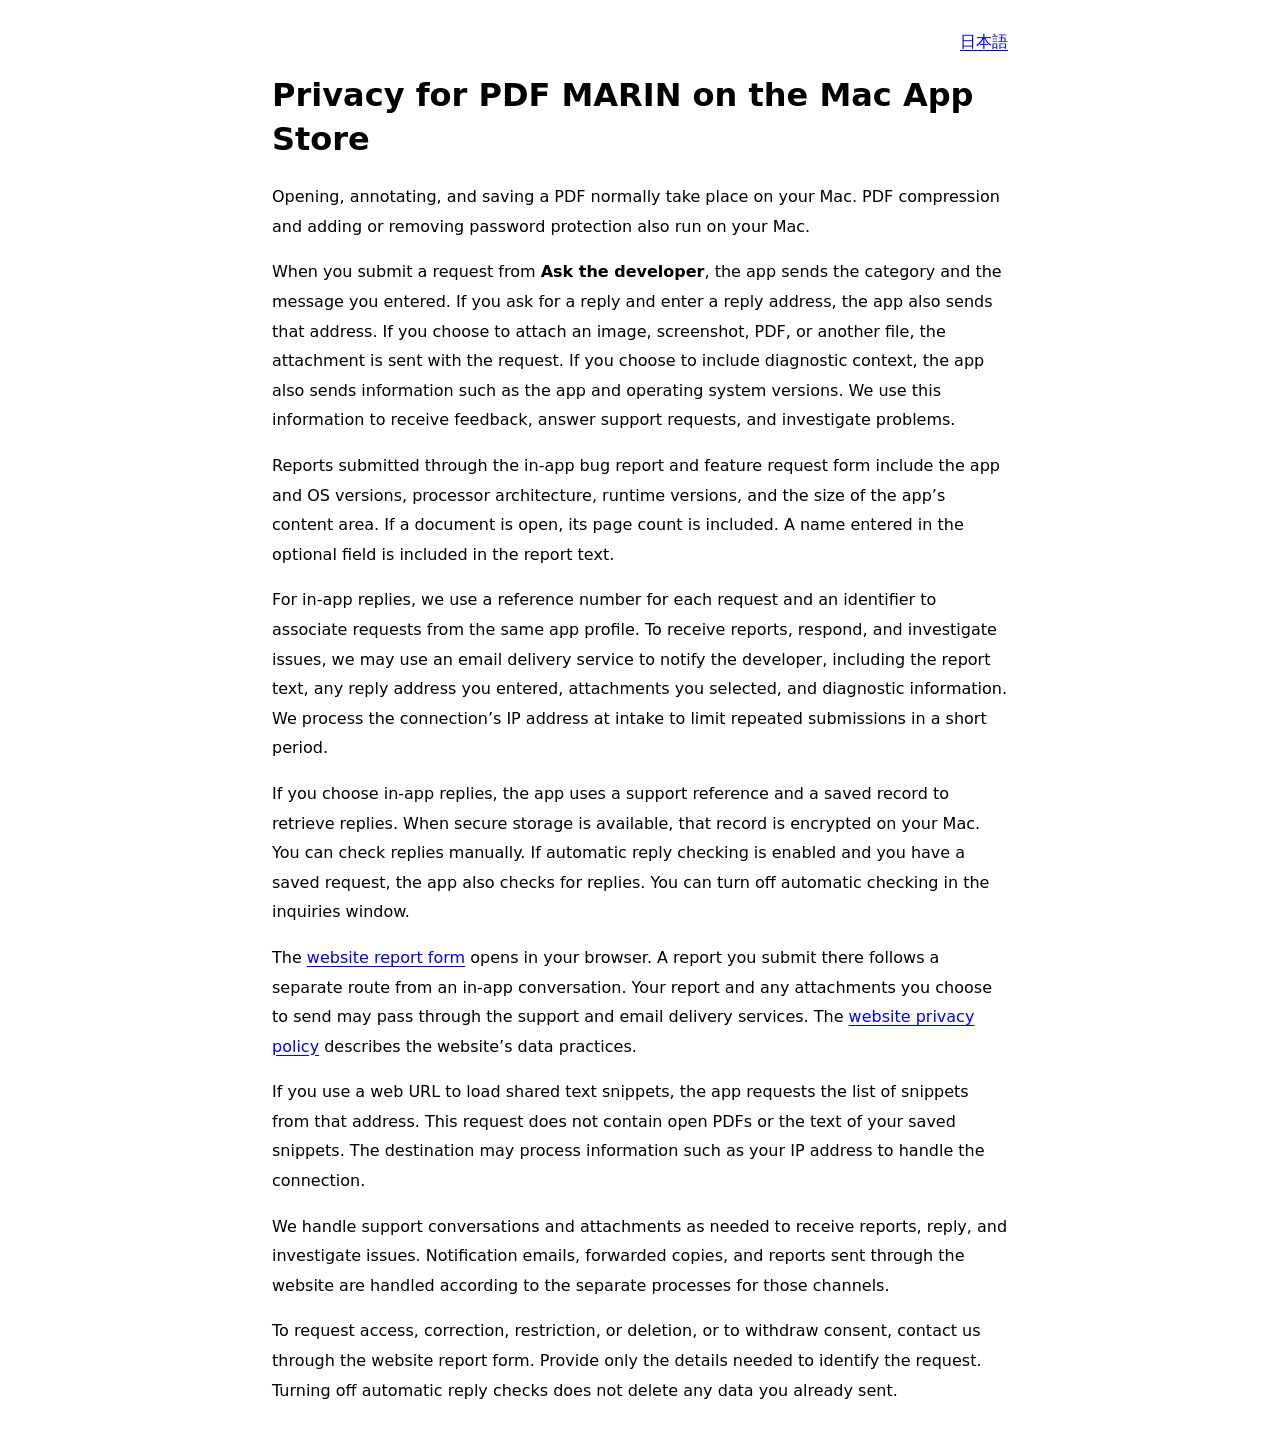
<file: en/mac-privacy.html>
<!doctype html>
<html lang="en">
<head>
  <meta charset="utf-8">
  <meta name="viewport" content="width=device-width, initial-scale=1">
  <title>Privacy for PDF MARIN on the Mac App Store</title>
  <style>
    :root { color-scheme: light dark; font-family: system-ui, sans-serif; }
    body { margin: 0; }
    main { max-width: 46rem; margin-inline: auto; padding: 2rem clamp(1rem, 4vw, 2.5rem); }
    nav { text-align: end; }
    h1 { line-height: 1.35; }
    p { line-height: 1.85; overflow-wrap: anywhere; }
    a { text-underline-offset: .2em; }
  </style>
</head>
<body>
  <main>
    <nav><a href="../mac-privacy.html" lang="ja" hreflang="ja">日本語</a></nav>
    <h1>Privacy for PDF MARIN on the Mac App Store</h1>
    <p>Opening, annotating, and saving a PDF normally take place on your Mac. PDF compression and adding or removing password protection also run on your Mac.</p>
    <p>When you submit a request from <strong>Ask the developer</strong>, the app sends the category and the message you entered. If you ask for a reply and enter a reply address, the app also sends that address. If you choose to attach an image, screenshot, PDF, or another file, the attachment is sent with the request. If you choose to include diagnostic context, the app also sends information such as the app and operating system versions. We use this information to receive feedback, answer support requests, and investigate problems.</p>
    <p>Reports submitted through the in-app bug report and feature request form include the app and OS versions, processor architecture, runtime versions, and the size of the app’s content area. If a document is open, its page count is included. A name entered in the optional field is included in the report text.</p>
    <p>For in-app replies, we use a reference number for each request and an identifier to associate requests from the same app profile. To receive reports, respond, and investigate issues, we may use an email delivery service to notify the developer, including the report text, any reply address you entered, attachments you selected, and diagnostic information. We process the connection’s IP address at intake to limit repeated submissions in a short period.</p>
    <p>If you choose in-app replies, the app uses a support reference and a saved record to retrieve replies. When secure storage is available, that record is encrypted on your Mac. You can check replies manually. If automatic reply checking is enabled and you have a saved request, the app also checks for replies. You can turn off automatic checking in the inquiries window.</p>
    <p>The <a href="https://pdf-marin.github.io/en/#report">website report form</a> opens in your browser. A report you submit there follows a separate route from an in-app conversation. Your report and any attachments you choose to send may pass through the support and email delivery services. The <a href="https://pdf-marin.github.io/privacy.html">website privacy policy</a> describes the website’s data practices.</p>
    <p>If you use a web URL to load shared text snippets, the app requests the list of snippets from that address. This request does not contain open PDFs or the text of your saved snippets. The destination may process information such as your IP address to handle the connection.</p>
    <p>We handle support conversations and attachments as needed to receive reports, reply, and investigate issues. Notification emails, forwarded copies, and reports sent through the website are handled according to the separate processes for those channels.</p>
    <p>To request access, correction, restriction, or deletion, or to withdraw consent, contact us through the website report form. Provide only the details needed to identify the request. Turning off automatic reply checks does not delete any data you already sent.</p>
  </main>
</body>
</html>
</file>
<file: assets/site.css>
@charset "UTF-8";
/* PDF MARIN — sea glass, ink, and space. */ :root {
  color-scheme:light;
  --ink:#18394a;
  --body:#496879;
  --muted:#5d7480;
  --teal:#187da3;
  --teal-dark:#116787;
  --mint:#e6f4fa;
  --paper:#f8fcfe;
  --line:#d6e8f0;
  --white:#fff;
  --radius:20px;
  --wrap:1160px
}
* {
  box-sizing:border-box
}
html {
  scroll-behavior:smooth;
  scroll-padding-top:100px
}
body {
  margin:0;
  background:var(--paper);
  color:var(--ink);
  font-family:"Inter","Noto Sans JP","Yu Gothic",Meiryo,sans-serif;
  font-size:15px;
  line-height:1.9;
  -webkit-font-smoothing:antialiased
}
h1,h2,h3,p,figure {
  margin:0
}
h1,h2,h3 {
  font-feature-settings:"palt";
  line-height:1.5
}
a {
  color:inherit;
  text-underline-offset:4px
}
button,input,select,textarea {
  font:inherit
}
button,a,input,summary,select,textarea {
  -webkit-tap-highlight-color:transparent
}
button,a {
  touch-action:manipulation
}
button {
  cursor:pointer
}
img {
  display:block;
  max-width:100%;
  height:auto
}
button {
  color:inherit
}
svg.icon {
  width:22px;
  height:22px;
  fill:none;
  stroke:currentColor;
  stroke-width:1.7;
  stroke-linecap:round;
  stroke-linejoin:round;
  flex:none
}
.microsoft-mark {
  display:grid;
  grid-template-columns:repeat(2,7px);
  grid-template-rows:repeat(2,7px);
  gap:1px;
  width:20px;
  height:20px;
  padding:2px;
  border-radius:3px;
  background:#fff;
  box-shadow:0 0 0 1px #163d5c18;
  flex:none
}
.microsoft-mark i:nth-child(1) { background:#f25022 }
.microsoft-mark i:nth-child(2) { background:#7fba00 }
.microsoft-mark i:nth-child(3) { background:#00a4ef }
.microsoft-mark i:nth-child(4) { background:#ffb900 }
a,button,summary {
  outline-offset:5px
}
:focus-visible {
  outline:3px solid #2b94bc
}
a:hover {
  text-decoration-color:var(--teal)
}
[hidden] {
  display:none!important
}
.wrap {
  width:min(var(--wrap),calc(100% - 80px));
  margin-inline:auto
}
.section {
  padding:108px 0
}
.eyebrow {
  display:flex;
  align-items:center;
  gap:12px;
  color:var(--teal);
  font-size:11px;
  font-weight:700;
  letter-spacing:.17em;
  line-height:1.5;
  margin-bottom:20px
}
.eyebrow:before {
  content:"";
  width:24px;
  height:1px;
  background:currentColor
}
h2 {
  font-size:clamp(28px,3.1vw,40px);
  font-weight:700;
  letter-spacing:-.045em
}
.section-desc {
  color:var(--body);
  margin-top:20px;
  line-height:2
}
.section-head {
  display:flex;
  align-items:flex-end;
  justify-content:space-between;
  gap:36px;
  margin-bottom:40px
}
.section-head .section-desc {
  max-width:400px;
  margin:0 0 5px
}
.text-link {
  display:inline-flex;
  align-items:center;
  gap:12px;
  color:var(--teal);
  font-weight:600;
  text-decoration:none
}
.text-link:hover {
  text-decoration:underline
}
.text-link .icon {
  width:17px
}
.btn {
  display:inline-flex;
  justify-content:center;
  align-items:center;
  gap:12px;
  min-height:54px;
  border:1px solid transparent;
  border-radius:8px;
  padding:14px 25px;
  background:var(--teal);
  color:#fff;
  font-size:14px;
  line-height:1.5;
  font-weight:600;
  text-decoration:none;
  transition:background .2s,transform .2s,box-shadow .2s
}
.btn:hover {
  background:var(--teal-dark);
  box-shadow:0 8px 22px #187da324;
  transform:translateY(-2px)
}
.btn.secondary {
  background:transparent;
  border-color:#b9d4e0;
  color:var(--ink)
}
.btn.secondary:hover {
  background:#fff
}
.btn.small {
  min-height:42px;
  padding:10px 17px;
  font-size:12px;
  gap:8px
}
.btn:disabled {
  opacity:.6;
  cursor:wait;
  transform:none
}
.skip-link {
  position:fixed;
  left:20px;
  top:-80px;
  background:var(--ink);
  color:#fff;
  padding:12px 20px;
  z-index:100
}
.skip-link:focus {
  top:10px
}
.site-header {
  position:sticky;
  top:0;
  z-index:40;
  background:#f8fcfef2;
  border-bottom:1px solid #d8eaf180;
  backdrop-filter:blur(16px)
}
.header-inner {
  height:80px;
  display:flex;
  align-items:center;
  justify-content:space-between;
  gap:28px
}
.brand {
  display:inline-flex;
  align-items:center;
  gap:11px;
  text-decoration:none;
  font-size:20px;
  font-weight:750;
  letter-spacing:-.055em;
  white-space:nowrap
}
.brand img {
  width:36px;
  height:36px;
  border-radius:10px
}
.brand span span {
  font-weight:450
}
.nav {
  display:flex;
  align-items:center;
  gap:30px
}
.nav>a:not(.btn) {
  text-decoration:none;
  color:var(--body);
  font-size:12px;
  font-weight:500
}
.nav>a:hover {
  color:var(--teal)
}
.menu-toggle {
  display:none;
  border:1px solid var(--line);
  border-radius:8px;
  background:transparent;
  width:44px;
  height:44px;
  align-items:center;
  justify-content:center
}
.hero {
  position:relative;
  isolation:isolate;
  padding:45px 0 42px;
  overflow:hidden;
  background:radial-gradient(ellipse at 50% 65%,#dceff7 0,transparent 64%),var(--paper)
}
.hero:before,.hero:after {
  content:"";
  position:absolute;
  z-index:-1;
  pointer-events:none;
  width:125%;
  height:490px;
  border:1px solid #b9ddeb72;
  border-radius:50%;
  left:-12.5%;
  top:380px;
  transform:rotate(-8deg)
}
.hero:after {
  top:420px;
  width:145%;
  left:-22.5%;
  transform:rotate(8deg)
}
.hero-copy {
  text-align:center;
  position:relative
}
.release-pill {
  display:inline-flex;
  align-items:center;
  gap:9px;
  border:1px solid #cfe3ec;
  border-radius:30px;
  padding:5px 13px;
  color:var(--body);
  font-size:11px;
  text-decoration:none;
  letter-spacing:.01em;
  margin-bottom:24px;
  background:#ffffff70
}
.status-dot {
  width:6px;
  height:6px;
  background:#38a7bf;
  border-radius:50%;
  box-shadow:0 0 0 3px #38a7bf16
}
.release-pill .icon {
  width:13px;
  height:13px
}
.hero h1 {
  font-size:clamp(44px,4.7vw,66px);
  font-weight:700;
  letter-spacing:-.075em;
  line-height:1.3
}
.hero h1 span {
  color:var(--teal)
}
.hero-lead {
  margin:18px auto 23px;
  color:var(--body);
  line-height:2;
  font-size:15px;
  letter-spacing:.01em
}
.hero-actions {
  display:flex;
  flex-wrap:wrap;
  justify-content:center;
  gap:12px
}
.btn.hero-support {
  background:#fff;
  border-color:#e9b4a8;
  color:#a8443d;
  box-shadow:0 8px 22px -18px #9f4038
}
.btn.hero-support:hover {
  background:#fffaf8;
  border-color:#d97a6c
}
.btn.hero-support small {
  margin-left:2px;
  padding:2px 6px;
  border-radius:999px;
  background:#f9ded6;
  color:#a8443d;
  font-size:9px;
  font-weight:750;
  letter-spacing:.04em
}
.hero-meta {
  display:flex;
  justify-content:center;
  gap:12px;
  flex-wrap:wrap;
  font-size:11px;
  color:var(--muted);
  margin-top:14px
}
.hero-meta span+span {
  border-left:1px solid #c3d9e2;
  padding-left:12px
}
.hero-assurance {
  display:flex;
  justify-content:center;
  gap:25px;
  list-style:none;
  margin:19px 0 0;
  padding:0;
  font-size:12px;
  color:var(--body)
}
.hero-assurance li {
  display:flex;
  gap:7px;
  align-items:center
}
.hero-assurance .icon {
  height:14px;
  width:14px;
  color:var(--teal)
}
.hero-help {
  margin-top:12px;
  font-size:11px;
  color:var(--muted)
}
.pcnote {
  max-width:480px;
  margin:22px auto 0;
  padding:15px 20px;
  background:#fff;
  border:1px solid var(--line);
  border-radius:10px;
  font-size:12px
}
.pcnote button {
  border:0;
  background:transparent;
  text-decoration:underline;
  color:var(--teal);
  margin-top:6px
}
.hero-media-grid {
  display:grid;
  grid-template-columns:minmax(0,1.55fr) minmax(330px,.75fr);
  align-items:stretch;
  gap:22px;
  width:100%;
  margin:34px auto 0
}
.hero-demo {
  width:100%;
  margin:0;
  padding:12px;
  border:1px solid #bad9e5;
  border-radius:18px;
  background:#fff;
  box-shadow:0 24px 65px -30px #19566f66;
  text-align:left
}
.hero-demo-head {
  display:flex;
  align-items:center;
  justify-content:space-between;
  padding:2px 5px 10px;
  color:var(--ink);
  font-size:12px
}
.hero-demo-head strong {
  font-weight:650
}
.hero-demo-head span {
  color:var(--muted);
  font-size:10px
}
.hero-demo video {
  display:block;
  width:100%;
  aspect-ratio:16/9;
  border-radius:12px;
  background:#07394b;
  object-fit:cover
}
.hero-x {
  height:auto;
  min-height:0;
  border-radius:18px;
  box-shadow:0 24px 65px -34px #19566f5c
}
.hero-x .x-post-list {
  height:calc(100% - 69px);
  min-height:0
}
.hero-x .x-post {
  padding:17px 18px 16px
}
.hero-x .x-post p {
  font-size:11px;
  line-height:1.72
}
.product-stage {
  position:relative;
  margin:34px auto 0;
  max-width:1040px
}
.stage-caption {
  display:flex;
  align-items:center;
  justify-content:space-between;
  font-size:10px;
  letter-spacing:.12em;
  color:#4a7182;
  margin:0 4px 12px
}
.stage-caption span {
  display:flex;
  align-items:center;
  gap:8px
}
.stage-caption .icon {
  width:14px;
  height:14px
}
.screen-frame {
  position:relative;
  overflow:hidden;
  border:6px solid #fff;
  border-radius:13px;
  box-shadow:0 25px 70px -24px #2f708844,0 0 0 1px #bad9e566;
  background:#e1e6eb
}
.screen-frame img {
  width:100%;
  aspect-ratio:1919/1025;
  object-fit:contain
}
.screen-zoom {
  position:absolute;
  right:16px;
  bottom:16px;
  display:flex;
  align-items:center;
  gap:8px;
  min-height:40px;
  background:#fffffff2;
  border:1px solid #d3e6ed;
  border-radius:7px;
  padding:8px 13px;
  color:var(--ink);
  font-size:11px;
  box-shadow:0 3px 12px #0001
}
.screen-zoom .icon {
  width:16px;
  height:16px
}
.screen-tabs {
  display:flex;
  justify-content:center;
  gap:8px;
  padding:22px 0 26px
}
.screen-tabs button {
  display:flex;
  align-items:center;
  gap:8px;
  border:1px solid transparent;
  background:transparent;
  border-radius:6px;
  padding:9px 19px;
  font-size:12px;
  color:var(--body)
}
.screen-tabs button[aria-selected="true"] {
  background:#fff;
  border-color:var(--line);
  color:var(--teal);
  box-shadow:0 2px 5px #2b657910
}
.screen-tabs .icon {
  width:16px;
  height:16px
}
.trust-strip {
  border-top:1px solid var(--line);
  border-bottom:1px solid var(--line);
  background:#fff
}
.trust-inner {
  display:grid;
  grid-template-columns:repeat(3,1fr);
  padding:26px 0
}
.trust-item {
  display:flex;
  gap:13px;
  align-items:center;
  justify-content:center;
  border-left:1px solid var(--line)
}
.trust-item:first-child {
  border-left:0
}
.trust-item .icon {
  color:var(--teal);
  width:24px;
  height:24px
}
.trust-item strong {
  display:block;
  font-weight:600;
  font-size:13px
}
.trust-item span {
  display:block;
  color:var(--muted);
  font-size:10px;
  margin-top:2px
}
.features {
  background:#fff
}
.feature-grid {
  display:grid;
  grid-template-columns:repeat(4,1fr);
  border:1px solid var(--line);
  border-radius:16px;
  overflow:hidden
}
.feature-card {
  padding:30px 25px 25px;
  border-left:1px solid var(--line);
  background:#fff;
  transition:background .2s
}
.feature-card:first-child {
  border-left:0
}
.feature-card:hover {
  background:#f4fafd
}
.feature-top {
  display:flex;
  justify-content:space-between;
  align-items:center;
  margin-bottom:24px
}
.feature-icon {
  background:#eaf6fb;
  border:1px solid #dcecf3;
  border-radius:12px;
  width:47px;
  height:47px;
  display:grid;
  place-items:center;
  color:var(--teal)
}
.feature-number {
  font-size:10px;
  color:#587581;
  letter-spacing:.08em
}
.feature-card h3 {
  font-size:19px;
  letter-spacing:-.035em
}
.feature-card>p {
  font-size:13px;
  color:var(--body);
  margin-top:10px;
  min-height:49px
}
.feature-card ul {
  list-style:none;
  padding:18px 0 0;
  margin:20px 0 0;
  border-top:1px solid var(--line);
  font-size:12px;
  line-height:2.25;
  color:var(--body)
}
.feature-card li {
  position:relative;
  padding-left:12px
}
.feature-card li:before {
  position:absolute;
  left:0;
  top:11px;
  content:"";
  height:3px;
  width:3px;
  border-radius:50%;
  background:var(--teal)
}
.workflow {
  background:#edf7fb
}
.workflow-grid {
  display:grid;
  grid-template-columns:.82fr 1.18fr;
  gap:75px;
  align-items:center
}
.workflow-copy .section-desc {
  font-size:14px
}
.detail-list {
  list-style:none;
  padding:0;
  margin:28px 0 25px
}
.detail-list li {
  display:flex;
  gap:12px;
  margin:12px 0;
  font-size:13px;
  align-items:flex-start
}
.detail-list .icon {
  width:17px;
  height:17px;
  color:var(--teal);
  margin-top:4px
}
.fineprint {
  font-size:11px;
  line-height:1.9;
  color:var(--muted)
}
.redact-visual {
  padding:30px;
  background:#deeff6;
  border:1px solid #cee4ed;
  border-radius:20px;
  position:relative
}
.document-preview {
  background:#fff;
  border:1px solid #cfdfe6;
  border-radius:7px;
  padding:32px 32px 24px;
  box-shadow:0 15px 35px #315f7216;
  transform:rotate(-2deg)
}
.doc-meta {
  display:flex;
  justify-content:space-between;
  border-bottom:2px solid #234859;
  padding-bottom:12px;
  font-size:9px;
  color:#607984;
  letter-spacing:.1em
}
.document-preview h3 {
  font-size:22px;
  margin:22px 0
}
.doc-line {
  height:5px;
  background:#e4edf1;
  margin:10px 0;
  border-radius:1px
}
.doc-line.short {
  width:72%
}
.doc-row {
  font-size:11px;
  display:flex;
  gap:20px;
  align-items:center;
  padding:13px 0;
  border-bottom:1px solid #e9f0f3
}
.doc-row span:first-child {
  color:var(--muted);
  width:52px;
  flex:none
}
.redacted {
  height:12px;
  background:#234554;
  border-radius:1px;
  display:inline-block;
  width:150px
}
.redacted.narrow {
  width:94px
}
.doc-stamp {
  font-size:9px;
  margin-top:23px;
  color:#627985
}
.redact-status {
  position:relative;
  display:flex;
  align-items:center;
  gap:12px;
  margin:24px -6px -8px 24px;
  padding:16px 19px;
  background:#fff;
  border:1px solid #cfe3eb;
  border-radius:11px;
  box-shadow:0 9px 22px #245a6f14
}
.redact-status>.icon {
  width:30px;
  height:30px;
  color:var(--teal)
}
.redact-status strong {
  display:block;
  font-size:12px
}
.redact-status p {
  font-size:10px;
  color:var(--muted)
}
.visual-caption {
  font-size:10px;
  color:var(--muted);
  text-align:right;
  margin-top:14px
}
.secondary-features {
  display:grid;
  grid-template-columns:1fr 1fr;
  gap:25px;
  margin-top:64px
}
.use-card {
  border-top:1px solid #cbdfe8;
  padding:25px 0 0;
  display:flex;
  gap:19px
}
.use-card>.icon {
  width:25px;
  height:25px;
  color:var(--teal);
  margin-top:4px
}
.use-card h3 {
  font-size:17px
}
.use-card p {
  font-size:13px;
  color:var(--body);
  margin-top:8px;
  max-width:420px
}
.use-card .text-link {
  font-size:11px;
  margin-top:12px
}
.ai-section {
  background:#dceff7;
  color:var(--ink);
  position:relative;
  overflow:hidden
}
.ai-section:before {
  content:"";
  width:600px;
  height:600px;
  border-radius:50%;
  border:1px solid #8fc6da2e;
  position:absolute;
  right:-260px;
  top:-250px;
  pointer-events:none
}
.ai-section .eyebrow {
  color:var(--teal)
}
.ai-section .section-desc {
  color:#456b7c;
  font-size:14px;
  max-width:470px
}
.ai-layout {
  display:grid;
  grid-template-columns:1fr 1fr;
  gap:70px;
  align-items:center
}
.wip {
  display:inline-block;
  font-size:10px;
  font-weight:500;
  border:1px solid #9bc6d7;
  color:#35687e;
  border-radius:4px;
  padding:3px 8px;
  margin-left:10px;
  vertical-align:middle;
  letter-spacing:.04em
}
.ai-section h2 {
  font-size:35px
}
.ai-tags {
  display:flex;
  gap:9px;
  margin-top:25px;
  flex-wrap:wrap
}
.ai-tags span {
  font-size:11px;
  color:#315f72;
  border:1px solid #a9cedd;
  background:#ffffff80;
  border-radius:5px;
  padding:6px 12px
}
.ai-note {
  font-size:11px;
  line-height:1.95;
  color:#486c7c;
  margin-top:24px
}
.ai-note a {
  color:var(--teal)
}
.ai-preview {
  background:#ffffff8c;
  border:1px solid #bddbe7;
  border-radius:14px;
  padding:10px
}
.ai-preview img {
  border-radius:7px;
  aspect-ratio:1915/1032;
  object-fit:contain;
  width:100%
}
.ai-preview figcaption {
  display:flex;
  align-items:center;
  gap:10px;
  padding:15px 8px 6px;
  font-size:10px;
  color:#466d7e
}
.ai-preview .icon {
  color:var(--teal);
  width:16px;
  height:16px
}
.story-line {
  margin-top:55px;
  padding-top:27px;
  border-top:1px solid #b9d6e2;
  display:flex;
  justify-content:space-between;
  gap:35px
}
.story-line strong {
  font-size:13px;
  font-weight:500
}
.story-line p {
  font-size:11px;
  color:#476d7d;
  margin-top:6px;
  max-width:670px
}
.ai-section .text-link {
  color:var(--teal-dark);
  font-size:12px;
  flex:none
}
.x-community {
  background:#f6fbfd;
  border-bottom:1px solid var(--line)
}
.x-community-grid {
  display:grid;
  grid-template-columns:minmax(0,1.55fr) minmax(280px,.75fr);
  gap:32px;
  align-items:start
}
.x-timeline-shell {
  height:570px;
  overflow:hidden;
  background:#fff;
  border:1px solid #cfe2ea;
  border-radius:18px;
  box-shadow:0 18px 48px -36px #174d644d
}
.x-timeline-top {
  height:69px;
  display:flex;
  align-items:center;
  justify-content:space-between;
  gap:20px;
  padding:12px 19px;
  border-bottom:1px solid var(--line)
}
.x-timeline-top>div {
  display:flex;
  align-items:center;
  gap:11px
}
.x-account-avatar {
  width:40px;
  height:40px;
  flex:none;
  border-radius:12px;
  object-fit:cover
}
.x-timeline-top strong,.x-timeline-top span {
  display:block;
  line-height:1.45
}
.x-timeline-top strong {
  font-size:13px
}
.x-timeline-top div span {
  color:var(--muted);
  font-size:10px
}
.x-timeline-top a {
  color:var(--teal);
  font-size:11px;
  font-weight:600;
  text-decoration:none
}
.x-post-list {
  height:500px;
  overflow-y:auto;
  overscroll-behavior:contain;
  scrollbar-gutter:stable;
  background:#fff;
  scroll-behavior:smooth
}
.x-post-list::-webkit-scrollbar {
  width:10px
}
.x-post-list::-webkit-scrollbar-track {
  background:#f3f8fa
}
.x-post-list::-webkit-scrollbar-thumb {
  border:3px solid #f3f8fa;
  border-radius:10px;
  background:#9fc5d2
}
.x-post {
  padding:20px 22px 18px;
  border-bottom:1px solid var(--line);
  background:#fff
}
.x-post:last-child {
  border-bottom:0
}
.x-post header {
  display:flex;
  align-items:start;
  justify-content:space-between;
  gap:18px
}
.x-post-author {
  display:flex;
  align-items:center;
  gap:10px
}
.x-post-author>img {
  width:34px;
  height:34px;
  flex:none;
  border-radius:10px;
  object-fit:cover
}
.x-post-author>div {
  display:block
}
.x-post header strong {
  display:block;
  color:#102f3d;
  font-size:13px
}
.x-post header span,.x-post time {
  display:block;
  color:var(--muted);
  font-size:10px
}
.x-post p {
  margin-top:12px;
  color:#294c5c;
  font-size:12px;
  line-height:1.82
}
.x-post-video {
  display:block;
  width:100%;
  aspect-ratio:16 / 9;
  margin-top:14px;
  border:1px solid var(--line);
  border-radius:12px;
  background:#e8f1f5;
  object-fit:cover
}
.x-post-footer {
  display:flex;
  align-items:center;
  justify-content:space-between;
  gap:20px;
  margin-top:13px;
  color:var(--teal);
  font-size:10px
}
.x-post-footer a {
  flex:none;
  color:var(--teal-dark);
  font-weight:650;
  text-decoration:none
}
.x-post-footer a:hover {
  text-decoration:underline
}
.x-pinned {
  width:max-content;
  margin-bottom:8px;
  padding:2px 7px;
  border-radius:999px;
  background:#eaf7fa;
  color:var(--teal-dark);
  font-size:9px;
  font-weight:650
}
.x-support {
  position:sticky;
  top:100px;
  margin-top:0;
  min-height:392px;
  padding:38px 31px 31px
}
.setup {
  background:#fff
}
.steps {
  list-style:none;
  padding:0;
  margin:0;
  display:grid;
  grid-template-columns:repeat(3,1fr);
  gap:35px;
  counter-reset:step
}
.steps li {
  counter-increment:step;
  border-top:1px solid var(--line);
  padding-top:23px
}
.step-top {
  display:flex;
  justify-content:space-between;
  align-items:center;
  margin-bottom:17px
}
.step-top:before {
  content:"0" counter(step);
  font-size:30px;
  letter-spacing:-.07em;
  color:#7a9e91;
  font-weight:400
}
.step-top .icon {
  color:var(--teal);
  width:25px;
  height:25px
}
.steps h3 {
  font-size:17px
}
.steps p {
  font-size:13px;
  color:var(--body);
  margin-top:10px
}
.setup-note {
  display:flex;
  gap:14px;
  background:#edf7fb;
  border-radius:8px;
  padding:17px 22px;
  margin:28px 0;
  font-size:12px;
  color:var(--body)
}
.setup-note .icon {
  width:19px;
  height:19px;
  color:var(--teal);
  margin-top:3px
}
.store-ready {
  display:grid;
  grid-template-columns:auto 1fr auto;
  align-items:center;
  gap:18px;
  margin:0 0 22px;
  padding:20px 22px;
  border:1px solid #cbddea;
  border-radius:12px;
  background:linear-gradient(135deg,#fff 0%,#f3f8fc 100%);
  box-shadow:0 8px 24px #163d5c0a
}
.store-ready[data-state="available"] {
  border-color:#9ecedb;
  background:linear-gradient(135deg,#f6fcff 0%,#e9f7f8 100%)
}
.store-ready-icon {
  display:grid;
  place-items:center;
  width:48px;
  height:48px;
  border-radius:12px;
  color:var(--teal-dark);
  background:#e5f2f8
}
.store-ready-icon .icon {
  width:25px;
  height:25px
}
.store-ready-copy h3 {
  margin:4px 0 3px;
  font-size:15px
}
.store-ready-copy p {
  color:var(--body);
  font-size:11px;
  line-height:1.75
}
.store-badge {
  display:inline-flex;
  align-items:center;
  min-height:20px;
  padding:2px 8px;
  border-radius:999px;
  background:#e9eef3;
  color:#536878;
  font-size:9px;
  font-weight:700;
  letter-spacing:.04em
}
.store-ready[data-state="available"] .store-badge {
  background:#d8f2ea;
  color:#176c58
}
.store-ready-button {
  min-width:132px
}
.warning-details {
  border:1px solid var(--line);
  border-radius:10px
}
.warning-details>summary {
  padding:18px 22px;
  font-size:13px;
  font-weight:600;
  cursor:pointer
}
.warning-body {
  padding:0 24px 24px;
  color:var(--body);
  font-size:12px
}
.warning-body p+p {
  margin-top:12px
}
.warning-body ol {
  padding-left:20px
}
.warning-body li {
  margin-top:10px
}
.environment-release {
  display:grid;
  grid-template-columns:1fr 1.4fr;
  gap:80px;
  margin-top:70px
}
.minor-title {
  font-size:19px;
  margin-bottom:20px
}
.spec-list {
  margin:0;
  font-size:12px
}
.spec-list>div {
  display:grid;
  grid-template-columns:100px 1fr;
  gap:20px;
  border-top:1px solid var(--line);
  padding:13px 0
}
.spec-list dt {
  color:var(--muted)
}
.spec-list dd {
  margin:0
}
.release-list {
  font-size:12px
}
.release-item {
  border-top:1px solid var(--line)
}
.release-item>summary {
  padding:15px 0;
  display:flex;
  align-items:center;
  gap:17px;
  cursor:pointer;
  list-style:none
}
.release-item summary::-webkit-details-marker {
  display:none
}
.release-item>summary:after {
  content:"+";
  margin-left:auto;
  font-size:18px;
  color:var(--teal)
}
.release-item[open]>summary:after {
  content:"−"
}
.release-item>summary strong {
  font-size:13px
}
.release-item time {
  font-size:11px;
  color:var(--muted)
}
.latest-tag {
  font-size:9px;
  color:var(--teal);
  background:var(--mint);
  padding:2px 7px;
  border-radius:3px
}
.release-item ul {
  padding-left:18px;
  margin:0 0 20px;
  color:var(--body);
  font-size:11px
}
.release-item li+li {
  margin-top:7px
}
.hash {
  list-style:none;
  margin:13px 0 0 -18px!important;
  background:#edf6fa;
  border-radius:6px;
  padding:10px 12px;
  font-size:9px
}
.hash code {
  display:block;
  word-break:break-all;
  font-size:10px;
  color:var(--body)
}
.older-releases {
  margin-top:12px
}
.older-releases>summary {
  cursor:pointer;
  color:var(--teal);
  font-size:11px;
  margin-bottom:10px
}
.faq-section {
  border-top:1px solid var(--line)
}
.faq-layout {
  display:grid;
  grid-template-columns:.65fr 1.35fr;
  gap:80px
}
.faq-intro p {
  margin:20px 0;
  font-size:13px;
  color:var(--body)
}
.faq-intro .text-link {
  font-size:12px
}
.faq-item {
  border-bottom:1px solid var(--line)
}
.faq-item:first-child {
  border-top:1px solid var(--line)
}
.faq-item summary {
  display:flex;
  align-items:center;
  gap:17px;
  cursor:pointer;
  list-style:none;
  padding:22px 0;
  font-size:13px;
  font-weight:600;
  line-height:1.8
}
.faq-item summary::-webkit-details-marker {
  display:none
}
.faq-item summary:before {
  content:"Q";
  font-size:13px;
  color:var(--teal);
  font-weight:500
}
.faq-item summary:after {
  content:"+";
  font-size:20px;
  font-weight:400;
  margin-left:auto;
  color:var(--teal);
  flex:none
}
.faq-item[open] summary:after {
  content:"−"
}
.faq-answer {
  font-size:13px;
  line-height:2.1;
  color:var(--body);
  padding:0 20px 25px 28px
}
.faq-answer a {
  color:var(--teal)
}
.download-section {
  padding:0 0 90px
}
.download-panel {
  padding:48px 56px;
  background:#dff2f9;
  border:1px solid #c9e2ec;
  border-radius:18px;
  display:flex;
  align-items:center;
  justify-content:space-between;
  gap:35px;
  position:relative;
  overflow:hidden
}
.download-panel h2 {
  font-size:29px
}
.download-panel p {
  font-size:12px;
  color:var(--body);
  margin-top:12px
}
.download-actions {
  display:grid;
  grid-template-columns:repeat(3,auto);
  align-items:stretch;
  gap:8px;
  text-align:center;
  flex:none
}
.download-actions .btn {
  height:54px
}
.download-actions .btn+.btn {
  margin-left:0
}
.download-actions>small {
  grid-column:1 / -1;
  display:block;
  color:var(--muted);
  font-size:10px;
  margin-top:2px
}
.download-panel .eyebrow {
  margin-bottom:13px;
  font-size:9px
}
.feedback {
  background:#fff;
  border-top:1px solid var(--line)
}
.feedback-grid {
  display:grid;
  grid-template-columns:.8fr 1.2fr;
  gap:95px
}
.feedback-intro .section-desc {
  font-size:13px
}
.feedback-intro h2 {
  font-size:31px
}
.support-block {
  position:relative;
  overflow:hidden;
  border:1px solid #d5e5ec;
  border-radius:20px;
  background:
    radial-gradient(circle at 100% 0,#ffd9cd 0,transparent 44%),
    linear-gradient(145deg,#fffdfb 0,#fff6f1 100%);
  margin-top:32px;
  padding:27px 28px 29px;
  box-shadow:0 24px 55px -42px #9c4138
}
.support-block::before {
  content:"";
  position:absolute;
  inset:0 auto 0 0;
  width:4px;
  background:linear-gradient(#ee8b78,#d65e53)
}
.support-mark {
  display:grid;
  place-items:center;
  width:58px;
  height:58px;
  margin-bottom:27px;
  border:1px solid #efb3a6;
  border-radius:18px;
  background:#fff;
  color:#c84d44;
  box-shadow:0 13px 27px -20px #95382f
}
.support-mark .icon {
  width:27px;
  height:27px
}
.support-eyebrow {
  color:#a8443d!important;
  font-size:10px!important;
  font-weight:700;
  letter-spacing:.17em;
  line-height:1.5!important;
  margin:0 0 13px!important
}
.support-block h3 {
  color:#07334b;
  font-size:25px;
  letter-spacing:-.035em;
  line-height:1.5
}
.support-button {
  display:flex;
  align-items:center;
  gap:12px;
  width:100%;
  min-height:68px;
  margin-top:30px;
  padding:11px 14px 11px 12px;
  border:1px solid #c44d43;
  border-radius:13px;
  background:linear-gradient(135deg,#dd675b,#bf453e);
  color:#fff;
  font-size:13px;
  font-weight:700;
  line-height:1.4;
  text-decoration:none;
  box-shadow:0 15px 26px -18px #8c2d27;
  transition:box-shadow .18s ease,filter .18s ease,transform .18s ease
}
.support-button:hover {
  filter:saturate(1.08) brightness(1.03);
  text-decoration:none;
  transform:translateY(-2px);
  box-shadow:0 18px 30px -17px #7e2621
}
.support-button-mark {
  display:grid;
  place-items:center;
  width:40px;
  height:40px;
  flex:none;
  border-radius:10px;
  background:#ffffff26
}
.support-button-mark .icon {
  width:20px;
  height:20px
}
.support-button-copy {
  display:flex;
  min-width:0;
  flex:1;
  flex-direction:column;
  align-items:flex-start
}
.support-button-copy strong {
  font-size:13px
}
.support-button-copy small {
  margin-top:1px;
  color:#ffe8e2;
  font-size:9px;
  font-weight:550;
  letter-spacing:.03em
}
.support-button .arrow {
  width:15px;
  height:15px;
  flex:none
}
.hero-media-grid .hero-x {
  position:relative;
  height:auto
}
.hero-media-grid .hero-x .x-post-list {
  position:absolute;
  inset:69px 0 0;
  height:auto
}
.hero-support-card {
  display:grid;
  grid-template-columns:auto minmax(0,1fr) minmax(270px,330px);
  align-items:center;
  gap:20px;
  width:100%;
  margin:22px auto 0;
  padding:20px 22px
}
.hero-support-card .support-mark {
  margin:0
}
.hero-support-card .support-eyebrow {
  margin:0 0 5px!important
}
.hero-support-card h3 {
  font-size:20px;
  line-height:1.45
}
.hero-support-card h3 br {
  display:none
}
.hero-support-card .support-button {
  margin-top:0
}
.feedback-form label {
  display:block;
  margin-bottom:19px
}
.field-label {
  display:block;
  font-size:12px;
  font-weight:600;
  margin-bottom:8px
}
.optional {
  color:var(--muted);
  font-size:10px;
  font-weight:400;
  margin-left:7px
}
.required {
  color:var(--teal);
  font-size:9px;
  background:var(--mint);
  border-radius:3px;
  padding:2px 6px;
  margin-left:7px
}
.form-row {
  display:grid;
  grid-template-columns:.9fr 1.1fr;
  gap:17px
}
.feedback-form input[type=email],.feedback-form select,.feedback-form textarea {
  width:100%;
  border:1px solid #cbdfe8;
  border-radius:7px;
  padding:12px 13px;
  background:#fff;
  color:var(--ink);
  font-size:12px;
  line-height:1.75;
  min-height:46px
}
.feedback-form input::placeholder,.feedback-form textarea::placeholder {
  color:#718793
}
.feedback-form textarea {
  min-height:145px;
  resize:vertical
}
.textarea-bottom {
  display:flex;
  justify-content:space-between;
  margin-top:5px;
  color:var(--muted);
  font-size:10px
}
.attachment-details {
  border:1px solid var(--line);
  border-radius:7px;
  margin:20px 0
}
.attachment-details>summary {
  font-size:12px;
  cursor:pointer;
  padding:13px 15px
}
.attachment-content {
  padding:0 15px 15px
}
.attachment-warning {
  font-size:10px;
  line-height:1.9;
  color:#805d31;
  background:#fcf7ef;
  border:1px solid #ebdfc9;
  border-radius:5px;
  padding:11px;
  margin-bottom:12px
}
.dropzone {
  position:relative;
  border:1px dashed #adcbd7;
  border-radius:7px;
  padding:22px 15px;
  background:#f5fafc;
  display:flex;
  flex-direction:column;
  align-items:center;
  gap:8px;
  text-align:center;
  font-size:11px;
  color:var(--body);
  cursor:pointer
}
.dropzone input {
  position:absolute;
  inset:0;
  opacity:0;
  cursor:pointer;
  width:100%
}
.dropzone:focus-within {
  outline:3px solid #2b94bc;
  outline-offset:3px
}
.dropzone.is-drag {
  border-color:var(--teal);
  background:#e5f4fa
}
.dropzone .icon {
  color:var(--teal)
}
.filelist {
  list-style:none;
  margin:10px 0 0;
  padding:0;
  font-size:11px
}
.filelist li {
  display:flex;
  justify-content:space-between;
  gap:16px;
  padding:8px 0;
  border-bottom:1px solid var(--line)
}
.filelist li span {
  overflow-wrap:anywhere
}
.filelist button {
  border:0;
  background:transparent;
  color:var(--teal);
  font-size:11px;
  flex:none
}
.filenote {
  font-size:11px;
  color:#805d31;
  margin-top:10px
}
.form-footer {
  display:flex;
  justify-content:space-between;
  align-items:center;
  gap:25px
}
.form-footer p {
  font-size:10px;
  color:var(--muted)
}
.form-status {
  padding:14px 16px;
  background:var(--mint);
  font-size:12px;
  border-radius:8px;
  margin-bottom:18px
}
.form-status.error {
  background:#fcf2ea;
  color:#895132
}
.hp {
  position:absolute;
  left:-9999px;
  width:1px;
  height:1px;
  overflow:hidden
}
.site-footer {
  padding:43px 0 24px;
  border-top:1px solid var(--line)
}
.footer-main {
  display:flex;
  justify-content:space-between;
  gap:30px;
  align-items:center
}
.footer-main .brand {
  font-size:18px
}
.footer-main .brand img {
  width:30px;
  height:30px
}
.footer-links {
  display:flex;
  flex-wrap:wrap;
  gap:25px;
  font-size:11px;
  color:var(--body)
}
.footer-links a {
  text-decoration:none
}
.footer-links a:hover {
  text-decoration:underline
}
.footer-bottom {
  display:flex;
  justify-content:space-between;
  gap:25px;
  color:var(--muted);
  font-size:10px;
  border-top:1px solid var(--line);
  padding-top:23px;
  margin-top:29px
}
.footer-bottom span:last-child {
  letter-spacing:.07em
}
.media-dialog {
  border:1px solid var(--line);
  padding:18px;
  border-radius:15px;
  width:min(1400px,94vw);
  max-height:94dvh;
  background:var(--paper);
  color:var(--ink)
}
.media-dialog::backdrop {
  background:#173b4ac9;
  backdrop-filter:blur(5px)
}
.dialog-bar {
  display:flex;
  justify-content:space-between;
  align-items:center;
  font-size:13px;
  margin-bottom:14px
}
.dialog-close {
  display:grid;
  place-items:center;
  width:40px;
  height:40px;
  background:#ebf5f9;
  border:1px solid var(--line);
  border-radius:7px
}
.media-dialog img {
  width:100%;
  max-height:76dvh;
  object-fit:contain
}
.media-dialog video {
  display:block;
  width:100%;
  max-height:76dvh;
  background:#183b4b;
  border-radius:6px
}
.mobile-download {
  display:none
}
.legal-page {
  --bg:var(--paper);
  --tint:#edf7fb;
  --ocean:var(--teal);
  --sky:#5da7c3;
  --ink-soft:var(--body)
}
.legal-page .top {
  background:#e5f3f9;
  color:var(--ink);
  border-bottom:1px solid var(--line)
}
.legal-page .top .mark a {
  color:var(--ink)
}
.legal-page .top .mark img {
  box-shadow:none
}
.legal-page .top p {
  color:var(--body)
}
.legal-page footer {
  background:#edf7fb
}
.legal-page .wrap {
  width:min(800px,calc(100% - 48px))
}
.legal-page h2 {
  font-size:20px;
  line-height:1.65;
  letter-spacing:0
}
.legal-page p {
  color:var(--body)
}
@media(min-width:1600px) {
  .hero {
    padding-top:65px
  }
  .hero h1 {
    font-size:72px
  }
  .product-stage {
    margin-top:45px
  }
}
@media(max-width:1100px) {
  .nav {
    gap:21px
  }
  .wrap {
    width:calc(100% - 60px)
  }
  .workflow-grid {
    gap:40px
  }
  .feature-card {
    padding:26px 20px
  }
  .feature-card h3 {
    font-size:17px
  }
  .ai-layout {
    gap:38px
  }
  .ai-section h2 {
    font-size:30px
  }
  .feedback-grid {
    gap:55px
  }
  .environment-release,.faq-layout {
    gap:50px
  }
  .hero h1 {
    font-size:62px
  }
  .feature-card ul {
    font-size:10px
  }
  .header-inner {
    gap:20px
  }
  .brand {
    font-size:18px
  }
  .section {
    padding:85px 0
  }
}
@media(max-width:800px) {
  .wrap {
    width:calc(100% - 40px)
  }
  .header-inner {
    height:68px
  }
  .nav {
    gap:16px
  }
  .nav>a:not(.btn) {
    font-size:11px
  }
  .nav .btn {
    font-size:11px;
    padding:10px 12px
  }
  .hero {
    padding-top:45px
  }
  .hero h1 {
    font-size:55px
  }
  .hero-lead {
    font-size:14px
  }
  .product-stage {
    margin-top:35px
  }
  .section {
    padding:72px 0
  }
  .section-head {
    align-items:flex-start;
    flex-direction:column;
    gap:16px
  }
  .section-head .section-desc {
    max-width:580px;
    font-size:13px
  }
  .feature-grid {
    grid-template-columns:1fr 1fr
  }
  .feature-card:nth-child(3) {
    border-left:0
  }
  .feature-card:nth-child(n+3) {
    border-top:1px solid var(--line)
  }
  .feature-card {
    padding:26px
  }
  .feature-card h3 {
    font-size:20px
  }
  .feature-card ul {
    font-size:12px
  }
  .feature-card>p {
    min-height:0
  }
  .workflow-grid {
    grid-template-columns:1fr 1fr;
    gap:30px
  }
  .workflow-copy h2 {
    font-size:29px
  }
  .redact-visual {
    padding:20px
  }
  .document-preview {
    padding:24px 20px 20px
  }
  .redact-status {
    margin:20px -9px -5px 0;
    padding:12px
  }
  .ai-layout {
    grid-template-columns:1fr;
    gap:32px
  }
  .ai-section .section-desc {
    max-width:600px
  }
  .ai-preview {
    max-width:660px
  }
  .ai-section h2 {
    font-size:34px
  }
  .story-line {
    margin-top:35px
  }
  .x-community-grid {
    grid-template-columns:1fr;
    gap:24px
  }
  .x-support {
    position:static;
    min-height:0
  }
  .environment-release {
    gap:30px
  }
  .faq-layout {
    grid-template-columns:1fr;
    gap:30px
  }
  .faq-intro p {
    display:inline;
    margin-right:16px
  }
  .faq-intro .text-link {
    margin-top:15px
  }
  .download-panel {
    display:block;
    padding:35px;
    text-align:center
  }
  .download-panel .eyebrow {
    justify-content:center
  }
  .download-actions {
    justify-content:center;
    margin-top:25px
  }
  .download-panel h2 {
    font-size:23px
  }
  .download-panel .btn {
    font-size:12px;
    padding:14px 18px
  }
  .feedback-grid {
    grid-template-columns:1fr;
    gap:35px
  }
  .feedback-intro {
    display:block
  }
  .support-block {
    margin-top:0;
    padding:25px;
    border:1px solid #d5e5ec
  }
  .feedback-intro h2 {
    font-size:27px
  }
  .trust-inner {
    padding:22px 0
  }
  .trust-item {
    gap:8px
  }
  .trust-item>.icon {
    width:21px;
    height:21px
  }
  .trust-item strong {
    font-size:11px
  }
  .trust-item span {
    font-size:9px
  }
  .footer-links {
    gap:15px
  }
}
@media(max-width:600px) {
  html {
    scroll-padding-top:85px
  }
  .wrap {
    width:calc(100% - 36px)
  }
  .header-inner {
    height:66px
  }
  .brand {
    font-size:19px
  }
  .brand img {
    width:33px;
    height:33px
  }
  .menu-toggle {
    display:flex
  }
  .nav {
    display:none;
    position:absolute;
    top:66px;
    left:0;
    right:0;
    background:var(--paper);
    border-bottom:1px solid var(--line);
    padding:18px;
    box-shadow:0 10px 20px #245a700d;
    align-items:stretch;
    gap:6px
  }
  .nav.is-open {
    display:flex;
    flex-direction:column
  }
  .nav>a:not(.btn) {
    padding:12px 8px;
    font-size:13px
  }
  .nav .btn {
    font-size:13px;
    margin-top:8px
  }
  .hero {
    padding-top:35px
  }
  .release-pill {
    font-size:10px;
    margin-bottom:23px
  }
  .hero h1 {
    font-size:clamp(38px,10.8vw,59px);
    letter-spacing:-.075em;
    line-height:1.48
  }
  .hero-lead {
    font-size:12px;
    line-height:2;
    margin:19px auto 24px
  }
  .hero-actions {
    gap:10px
  }
  .hero-actions .btn {
    font-size:12px;
    padding:13px 16px;
    min-height:49px;
    gap:8px
  }
  .hero-actions .icon {
    width:17px;
    height:17px
  }
  .hero-meta {
    font-size:9px;
    margin-top:13px;
    gap:8px
  }
  .hero-meta span+span {
    padding-left:8px
  }
  .hero-assurance {
    font-size:10px;
    gap:16px;
    margin-top:19px
  }
  .hero-assurance .icon {
    width:12px;
    height:12px
  }
  .hero-help {
    font-size:9px
  }
  .product-stage {
    margin-top:31px
  }
  .stage-caption {
    font-size:8px;
    letter-spacing:.04em;
    margin-bottom:9px
  }
  .screen-frame {
    border-width:3px;
    border-radius:8px;
    box-shadow:0 15px 30px -15px #2f708844
  }
  .screen-zoom {
    bottom:8px;
    right:8px;
    min-height:32px;
    padding:6px 9px;
    font-size:9px;
    gap:5px
  }
  .screen-zoom .icon {
    width:13px;
    height:13px
  }
  .screen-tabs {
    gap:2px;
    padding:16px 0 23px
  }
  .screen-tabs button {
    font-size:10px;
    padding:8px 11px;
    gap:5px;
    min-height:40px
  }
  .screen-tabs .icon {
    width:14px;
    height:14px
  }
  .trust-inner {
    grid-template-columns:1fr;
    gap:0;
    padding:9px 0
  }
  .trust-item {
    padding:14px 4px;
    justify-content:flex-start;
    gap:12px;
    border:0;
    border-bottom:1px solid var(--line)
  }
  .trust-item:last-child {
    border-bottom:0
  }
  .trust-item strong {
    font-size:11px
  }
  .trust-item span {
    font-size:9px
  }
  .section {
    padding:61px 0
  }
  .eyebrow {
    font-size:9px;
    margin-bottom:16px
  }
  .section-head {
    margin-bottom:27px
  }
  .section-head .section-desc {
    font-size:12px
  }
  h2 {
    font-size:28px;
    letter-spacing:-.055em
  }
  .feature-grid {
    border-radius:12px
  }
  .feature-card {
    padding:21px 16px
  }
  .feature-top {
    margin-bottom:17px
  }
  .feature-icon {
    width:38px;
    height:38px;
    border-radius:9px
  }
  .feature-icon .icon {
    width:21px;
    height:21px
  }
  .feature-number {
    font-size:9px
  }
  .feature-card h3 {
    font-size:17px
  }
  .feature-card>p {
    font-size:11px;
    min-height:44px
  }
  .feature-card ul {
    font-size:11px;
    line-height:2.25;
    margin-top:16px;
    padding-top:14px
  }
  .workflow-grid {
    grid-template-columns:1fr;
    gap:33px
  }
  .workflow-copy h2 {
    font-size:29px
  }
  .workflow-copy .section-desc {
    font-size:13px
  }
  .detail-list {
    margin:21px 0
  }
  .detail-list li {
    font-size:12px
  }
  .redact-visual {
    padding:28px;
    max-width:450px;
    margin-inline:auto;
    width:100%
  }
  .document-preview {
    padding:27px
  }
  .redact-status {
    margin:24px -8px -8px 22px;
    padding:15px
  }
  .secondary-features {
    grid-template-columns:1fr;
    gap:25px;
    margin-top:40px
  }
  .use-card {
    padding-top:22px;
    gap:16px
  }
  .use-card h3 {
    font-size:16px
  }
  .use-card p {
    font-size:11px
  }
  .ai-section h2 {
    font-size:29px
  }
  .ai-section .section-desc {
    font-size:13px
  }
  .ai-note {
    font-size:10px
  }
  .ai-tags span {
    font-size:10px
  }
  .ai-preview {
    padding:6px;
    border-radius:10px
  }
  .ai-preview figcaption {
    font-size:9px;
    gap:7px;
    padding:12px 5px 6px
  }
  .story-line {
    display:block
  }
  .story-line .text-link {
    margin-top:17px;
    font-size:11px
  }
  .story-line strong {
    font-size:12px
  }
  .story-line p {
    font-size:10px
  }
  .x-timeline-shell {
    height:539px;
    border-radius:14px
  }
  .x-timeline-top {
    height:64px;
    padding:11px 15px
  }
  .x-post-list {
    height:475px
  }
  .x-post {
    padding:18px 17px 16px
  }
  .x-post p {
    font-size:11px
  }
  .steps {
    grid-template-columns:1fr;
    gap:24px
  }
  .steps li {
    position:relative;
    padding:21px 0 0 54px
  }
  .step-top {
    position:absolute;
    top:16px;
    left:0;
    display:block
  }
  .step-top:before {
    font-size:25px
  }
  .step-top .icon {
    display:none
  }
  .steps h3 {
    font-size:16px
  }
  .steps p {
    margin-top:7px;
    font-size:11px
  }
  .setup-note {
    padding:15px;
    gap:10px;
    font-size:11px
  }
  .warning-details>summary {
    font-size:11px;
    padding:16px
  }
  .warning-body {
    padding:0 17px 18px;
    font-size:11px
  }
  .environment-release {
    grid-template-columns:1fr;
    gap:35px;
    margin-top:42px
  }
  .minor-title {
    font-size:18px
  }
  .spec-list {
    font-size:11px
  }
  .faq-layout {
    gap:27px
  }
  .faq-intro p {
    font-size:11px
  }
  .faq-item summary {
    font-size:12px;
    padding:19px 0;
    gap:11px
  }
  .faq-answer {
    font-size:12px;
    padding-left:21px
  }
  .download-section {
    padding-bottom:60px
  }
  .download-panel {
    padding:30px 23px;
    display:block;
    text-align:center;
    border-radius:13px
  }
  .download-panel .eyebrow {
    justify-content:center
  }
  .download-panel h2 {
    font-size:25px
  }
  .download-panel p {
    font-size:11px
  }
  .download-actions {
    grid-template-columns:1fr;
    justify-items:center;
    gap:0;
    margin-top:25px
  }
  .download-actions .btn {
    width:100%;
    max-width:310px;
    min-height:52px
  }
  .download-actions .btn+.btn {
    margin:10px auto 0
  }
  .download-actions>small {
    grid-column:1;
    font-size:9px
  }
  .store-ready {
    grid-template-columns:auto 1fr;
    text-align:left
  }
  .store-ready-button {
    grid-column:1 / -1;
    width:100%
  }
  .feedback-intro {
    grid-template-columns:1fr;
    gap:24px
  }
  .feedback-intro .section-desc {
    font-size:13px
  }
  .support-block {
    padding:24px 22px;
    border:1px solid #d5e5ec
  }
  .support-block p {
    font-size:11px
  }
  .support-block h3 {
    font-size:20px
  }
  .support-button {
    width:100%;
    justify-content:center
  }
  .feedback-grid {
    gap:30px
  }
  .form-row {
    grid-template-columns:1fr;
    gap:0
  }
  .form-footer {
    align-items:flex-start;
    gap:16px;
    flex-direction:column
  }
  .form-footer .btn {
    width:100%;
    font-size:13px
  }
  .form-footer p {
    font-size:10px
  }
  .footer-main {
    align-items:flex-start;
    flex-direction:column;
    gap:23px
  }
  .footer-links {
    font-size:10px;
    gap:12px 21px
  }
  .footer-bottom {
    font-size:9px;
    flex-direction:column;
    gap:7px;
    margin-top:25px;
    padding-top:20px
  }
  .site-footer {
    padding:30px 0 27px
  }
  .media-dialog {
    padding:10px
  }
  .dialog-bar {
    font-size:11px
  }
  .dialog-close {
    width:36px;
    height:36px
  }
  .pcnote {
    font-size:11px
  }
  .legal-page .top h1 {
    font-size:25px
  }
  .legal-page {
    font-size:14px
  }
  .legal-page h2 {
    font-size:18px
  }
  .legal-page .wrap {
    width:calc(100% - 36px)
  }
}
@media(max-width:800px) {
  .hero-media-grid {
    grid-template-columns:1fr;
    gap:18px
  }
  .hero-media-grid .hero-x {
    display:none
  }
  .hero-support-card {
    grid-template-columns:auto minmax(0,1fr)
  }
  .hero-support-card .support-button {
    grid-column:1 / -1
  }
}
@media(max-width:600px) {
  .hero-media-grid {
    margin-top:27px
  }
  .hero-media-grid .hero-x {
    height:500px
  }
  .hero-support-card {
    grid-template-columns:1fr;
    gap:13px;
    padding:22px
  }
  .hero-support-card .support-mark {
    width:50px;
    height:50px
  }
  .hero-support-card h3 br {
    display:block
  }
  .hero-support-card .support-button {
    grid-column:auto;
    margin-top:5px
  }
}
@media(prefers-reduced-motion:reduce) {
  html {
    scroll-behavior:auto
  }
  *,*:before,*:after {
    animation:none!important;
    transition:none!important
  }
  .btn:hover {
    transform:none
  }
}
@media print {
  .site-header,.hero-actions,.screen-tabs,.screen-zoom,.feedback,.site-footer,.download-section,.hero-help {
    display:none
  }
  .section {
    padding:30px 0
  }
  .hero {
    padding-top:20px
  }
  .wrap {
    width:100%
  }
  .screen-frame {
    box-shadow:none
  }
  .ai-section {
    background:#fff;
    color:var(--ink)
  }
  .ai-section p {
    color:var(--body)!important
  }
  details>div,details>ul {
    display:block
  }
  a {
    text-decoration:none
  }
}
.workflow-grid > *  {
   min-width: 0;
}
.updates { background: #fff; border-top: 1px solid var(--line); }
.release-list { display: grid; gap: 12px; }
.release-entry { border: 1px solid var(--line); border-radius: 16px; background: var(--paper); overflow: hidden; }
.release-entry > summary { display: grid; grid-template-columns: 120px 104px minmax(0, 1fr) 66px; align-items: center; gap: 16px; padding: 21px 24px; cursor: pointer; list-style: none; }
.release-entry > summary::-webkit-details-marker, .release-archive > summary::-webkit-details-marker { display: none; }
.release-entry > summary:hover { background: var(--mint); }
.release-version { font-weight: 800; font-size: 19px; display: flex; align-items: center; flex-wrap: wrap; gap: 8px; }
.release-badge { padding: 2px 8px; border-radius: 20px; background: var(--teal-dark); color: #fff; font-size: 10px; font-weight: 600; white-space: nowrap; }
.release-entry time { color: var(--muted); font-size: 13px; }
.release-title { font-weight: 600; overflow-wrap: anywhere; }
.release-toggle { display: flex; justify-content: flex-end; align-items: center; gap: 12px; font-size: 12px; color: var(--teal-dark); }
.release-toggle > span { font-size: 21px; line-height: 1; }
.release-entry[open] > summary { border-bottom: 1px solid var(--line); background: var(--mint); }
.release-entry[open] > summary .release-toggle > span { transform: rotate(45deg); }
.release-notes { padding: 12px 28px 24px; background: #fff; color: var(--body); line-height: 1.9; overflow-wrap: anywhere; }
.release-notes h3 { color: var(--ink); font-size: 16px; margin: 18px 0 8px; }
.release-notes p { margin: 12px 0; }
.release-notes ul { padding-left: 22px; margin: 10px 0 16px; }
.release-notes li + li { margin-top: 6px; }
.release-source { display: inline-flex; gap: 8px; margin-top: 12px; color: var(--teal-dark); font-size: 13px; font-weight: 600; }
.release-archive { margin-top: 20px; }
.release-archive > summary { display: flex; align-items: center; gap: 12px; padding: 14px 4px; color: var(--teal-dark); font-weight: 600; cursor: pointer; list-style: none; }
.release-archive > summary > span:first-child { color: var(--muted); font-weight: 400; font-size: 12px; }
.release-archive > summary > span:last-child { margin-left: auto; font-size: 21px; }
.release-archive[open] > summary > span:last-child { transform: rotate(45deg); }
.release-entry > summary:focus-visible, .release-archive > summary:focus-visible { outline-offset: -4px; border-radius: 14px; }
@media (max-width: 800px) {
  .release-entry > summary { grid-template-columns: minmax(0, 1fr) 96px 54px; gap: 8px 12px; padding: 18px; }
  .release-title { grid-column: 1 / -1; grid-row: 2; font-size: 14px; }
  .release-version { font-size: 17px; }
  .release-toggle { gap: 8px; }
  .release-notes { padding: 8px 20px 20px; font-size: 14px; }
}
@media (max-width: 360px)  {
   .redact-visual  {
     padding: 19px;
  }
   .document-preview  {
     padding: 20px;
  }
   .doc-meta  {
     font-size: 7px;
  }
   .doc-row  {
     gap: 12px;
  }
   .doc-row span:first-child  {
     width: 40px;
  }
   .redacted  {
     max-width: calc(100% - 52px);
  }
   .redact-status  {
     margin-left: 0;
  }
   .hero-actions .btn  {
     padding-inline: 12px;
     font-size: 11px;
  }
  .hero-actions {
    flex-direction:column;
    align-items:stretch;
  }
  .hero-actions .btn {
    white-space:nowrap;
    font-size:12px;
  }
  .hero-assurance {
    flex-wrap:wrap;
    gap:7px 14px;
  }
  .hero-assurance li {
    white-space:nowrap;
  }
  .stage-caption span:last-child {
    display:none;
  }
}

/* Anonymous improvement survey; scoped independently of the existing report. */
.improvement-survey { background:var(--mint); border-top:1px solid var(--line); }
.survey-grid { display:grid; grid-template-columns:.8fr 1.2fr; gap:64px; align-items:start; }
.survey-grid > * { min-width:0; }
.survey-intro h2 { font-size:31px; }
.survey-intro .section-desc { margin-top:18px; font-size:14px; }
.survey-note { margin-top:14px; font-size:12px; color:var(--body); overflow-wrap:anywhere; }
.improvement-survey-form { padding:26px; border:1px solid var(--line); border-radius:var(--radius); background:var(--white); }
.survey-fieldset { margin:0; padding:0; border:0; min-width:0; }
.survey-fieldset legend { padding:0; margin-bottom:14px; font-size:14px; font-weight:600; }
.survey-options { display:grid; grid-template-columns:repeat(2,minmax(0,1fr)); gap:10px; }
.survey-option { display:flex; align-items:center; gap:10px; min-height:54px; padding:12px; border:1px solid #cbdfe8; border-radius:8px; background:var(--paper); font-size:13px; line-height:1.6; cursor:pointer; overflow-wrap:anywhere; }
.survey-option input { flex:0 0 auto; width:18px; height:18px; margin:0; accent-color:var(--teal-dark); }
.survey-option:has(input:checked) { border-color:var(--teal-dark); background:var(--mint); }
.survey-option:focus-within { outline:3px solid var(--teal-dark); outline-offset:2px; }
.survey-footer { display:flex; align-items:center; gap:20px; justify-content:space-between; margin-top:22px; }
.survey-footer p { font-size:10px; color:var(--muted); }
.survey-submit { flex:0 0 auto; }
.survey-submit:disabled { opacity:.65; cursor:wait; }
.survey-status { margin-top:16px; padding:12px; border-radius:8px; background:var(--mint); font-size:12px; }
@media(max-width:800px) { .survey-grid { grid-template-columns:1fr; gap:24px; } }
@media(max-width:600px) { .survey-intro h2 { font-size:28px; } .improvement-survey-form { padding:20px; border-radius:14px; } .survey-options { grid-template-columns:1fr; } .survey-footer { flex-direction:column; align-items:stretch; gap:16px; } .survey-submit { width:100%; } }
@media print { .improvement-survey { display:none; } }

/* Public aggregate + moderated ideas. Existing feedback stays independent. */
.survey-panel { min-width:0; }
.survey-results { background:var(--white); border:1px solid var(--line); border-radius:var(--radius); padding:26px; margin-top:20px; }
.public-heading { display:flex; justify-content:space-between; align-items:center; gap:20px; }
.public-heading h3 { font-size:17px; }
#survey-total { font-size:13px; margin:14px 0; color:var(--body); }
.result-row { margin-top:14px; }
.result-label { display:flex; justify-content:space-between; gap:12px; font-size:12px; }
.result-label span:last-child { white-space:nowrap; color:var(--teal-dark); font-weight:600; }
.result-bar { height:7px; margin-top:6px; border-radius:8px; background:var(--mint); overflow:hidden; }
.result-bar span { display:block; height:100%; background:var(--teal-dark); border-radius:8px; }
.public-message { margin:14px 0; font-size:13px; color:var(--body); overflow-wrap:anywhere; }
.public-refresh { border:1px solid var(--line); background:var(--white); color:var(--teal-dark); border-radius:8px; padding:8px 12px; font:inherit; font-size:12px; cursor:pointer; }
.public-refresh:disabled,.public-ideas button:disabled { opacity:.6; cursor:default; }
.public-ideas { background:var(--paper); }
.public-ideas .section-desc { margin-top:20px; }
.ideas-key { display:flex; flex-wrap:wrap; gap:12px; margin:24px 0; font-size:12px; align-items:center; }
.ideas-key > span:not(.survey-note),.idea-status { border-radius:20px; padding:4px 10px; background:var(--mint); color:var(--teal-dark); font-size:12px; }
.ideas-key .survey-note { margin:0 0 0 auto; }
#idea-list { display:grid; gap:14px; }
.idea-card { padding:24px; border:1px solid var(--line); border-radius:var(--radius); background:var(--white); min-width:0; }
.idea-card h3 { font-size:18px; margin:12px 0; overflow-wrap:anywhere; }
.idea-body,.comment-body { white-space:pre-wrap; overflow-wrap:anywhere; font-size:14px; color:var(--body); }
.idea-actions { display:flex; gap:16px; align-items:center; flex-wrap:wrap; margin-top:18px; }
.idea-actions > button { border:1px solid var(--teal-dark); background:var(--mint); border-radius:8px; padding:9px 15px; color:var(--teal-dark); font:inherit; font-size:13px; cursor:pointer; }
.idea-comments { margin-top:20px; border-top:1px solid var(--line); padding-top:16px; }
.idea-comments > summary { cursor:pointer; color:var(--teal-dark); font-size:13px; }
.comment-item { margin:12px 0; border-left:3px solid var(--line); padding-left:12px; }
.comment-item time { display:block; font-size:11px; color:var(--muted); margin-bottom:5px; }
.idea-compose { margin-top:30px; border:1px solid var(--line); border-radius:var(--radius); padding:24px; background:var(--white); }
.idea-compose > summary { font-weight:600; color:var(--teal-dark); cursor:pointer; }
.public-idea-form,.public-comment-form { display:grid; gap:16px; margin-top:18px; }
.public-idea-form label,.public-comment-form label { display:grid; gap:8px; font-size:13px; color:var(--body); }
.public-idea-form input[type=text],.public-idea-form textarea,.public-comment-form textarea { min-width:0; width:100%; box-sizing:border-box; border:1px solid var(--line); border-radius:8px; background:var(--paper); color:var(--ink); padding:12px; font:inherit; resize:vertical; }
.public-idea-form .public-consent,.public-comment-form .public-consent { display:flex; align-items:flex-start; line-height:1.7; }
.public-consent input { flex:0 0 auto; width:18px; height:18px; margin:2px 0 0; accent-color:var(--teal-dark); }
.public-ideas :focus-visible,.survey-results :focus-visible { outline:3px solid var(--teal-dark); outline-offset:3px; }
@media(max-width:600px) { .survey-results,.idea-card,.idea-compose { padding:20px; } .public-heading { align-items:flex-start; flex-wrap:wrap; } .public-ideas .public-heading h2 { font-size:27px; } .ideas-key .survey-note { margin:0; width:100%; } .result-label { flex-wrap:wrap; gap:4px; } }
@media print { .public-ideas { display:none; } }

/* Human selection: layout 2 with layout 1's plain Japanese wording. */
.improvement-survey .survey-intro { margin-bottom:28px; }
.improvement-survey .survey-intro .section-desc { margin-top:12px; }
.survey-panel { display:grid; grid-template-columns:1fr 1fr; gap:22px; align-items:stretch; }
.survey-panel .survey-results { margin-top:0; }
.survey-panel .improvement-survey-form { display:flex; flex-direction:column; }
.survey-panel .survey-footer { margin-top:auto; padding-top:20px; }
.survey-panel .survey-options { grid-template-columns:repeat(2,minmax(0,1fr)); }
.survey-panel .survey-fieldset legend { font-size:17px; }
.ideas-board { display:grid; grid-template-columns:.95fr 1.05fr; gap:22px; align-items:start; }
.ideas-board > * { min-width:0; }
.ideas-sort { display:flex; gap:8px; flex-wrap:wrap; }
.ideas-sort button { padding:8px 13px; border:1px solid var(--line); border-radius:8px; background:var(--white); color:var(--body); font:inherit; font-size:12px; cursor:pointer; }
.ideas-sort button[aria-pressed=true] { background:var(--mint); border-color:var(--teal-dark); color:var(--teal-dark); }
.ideas-overview > .survey-note { margin-bottom:16px; }
.idea-select { display:block; width:100%; border:0; padding:0; background:transparent; font:inherit; color:inherit; text-align:left; cursor:pointer; }
.idea-select .idea-title { display:block; font-size:17px; margin:12px 0 6px; overflow-wrap:anywhere; }
.idea-select .idea-summary { display:block; color:var(--body); font-size:13px; overflow-wrap:anywhere; }
.idea-card.is-selected { border-color:var(--teal-dark); background:var(--mint); box-shadow:inset 0 0 0 1px var(--teal-dark); }
.idea-card .idea-actions { margin-top:14px; }
.idea-detail-panel { padding:24px; border:1px solid var(--line); border-radius:var(--radius); background:var(--white); }
.idea-detail-content h3 { font-size:21px; margin:14px 0; overflow-wrap:anywhere; }
.idea-detail-content .idea-comments h4 { font-size:15px; margin-bottom:12px; }
.idea-detail-content .public-comment-form > h4 { margin-bottom:0; }
.idea-detail-content .public-comment-form .survey-note { margin-top:0; }
@media(max-width:800px) { .survey-panel,.ideas-board { grid-template-columns:1fr; } }
@media(max-width:600px) { .survey-panel .survey-options { grid-template-columns:1fr; } .idea-detail-panel { padding:20px; } }

/* Compact idea list: reveal details only when a title is opened. */
.ideas-board{display:block}.ideas-overview{min-width:0}.idea-card{padding:0;border-radius:10px;overflow:hidden}.idea-select{display:flex;align-items:center;justify-content:space-between;gap:16px;padding:18px 20px;width:100%;min-width:0}.idea-select .idea-title{margin:0;font-size:15px;line-height:1.6;overflow-wrap:anywhere;text-align:left}.idea-chevron{flex:0 0 auto;font-size:20px;line-height:1;transition:transform .15s}.idea-select[aria-expanded=true] .idea-chevron{transform:rotate(180deg)}.idea-detail-content{padding:22px;border-top:1px solid var(--line);min-width:0}.idea-detail-content>h3{font-size:18px}.idea-comment-compose{margin-top:20px;border-top:1px solid var(--line);padding-top:14px}.idea-comment-compose>summary{cursor:pointer;font-weight:700;color:var(--teal-dark)}@media(max-width:480px){.idea-select{padding:14px}.idea-detail-content{padding:16px}.idea-select .idea-title{font-size:14px}}

/* Moderated attachments: file controls remain within small screens. */
.public-attachments{min-width:0;margin:0;border:1px solid var(--line);border-radius:10px;padding:16px;display:grid;gap:12px;}
.public-attachments legend{padding:0 6px;font-size:14px;font-weight:700;}
.public-attachments input[type=file]{width:100%;max-width:100%;min-width:0;font:inherit;}
.public-attachments .filelist li span{min-width:0;}
.published-files{padding-left:20px;overflow-wrap:anywhere;font-size:13px;}
.published-files li{margin:8px 0;}

.idea-select .idea-title{flex:1;min-width:0}.idea-compose[hidden]{display:none}.idea-compose>h3{margin:0 0 12px}.idea-compose>#ideas-compose-close{margin-bottom:12px}

.public-heading:has(>div:only-child){display:block}.feedback-form>.survey-note{font-size:12px;line-height:1.8}

.idea-poll{margin-top:24px}.idea-poll:empty{display:none}.idea-poll h4{margin-bottom:12px}.poll-options{display:grid;grid-template-columns:repeat(2,minmax(0,1fr));gap:12px}.poll-option{border:1px solid var(--line);border-radius:10px;padding:14px;min-width:0;overflow-wrap:anywhere}.poll-option label{display:flex;align-items:flex-start;gap:8px;font-weight:700}.poll-option img{display:block;width:100%;max-height:220px;object-fit:contain;margin:12px 0}.poll-bar{height:7px;background:#e5f3f8;border-radius:7px;overflow:hidden;margin:8px 0}.poll-bar span{display:block;height:100%;background:var(--teal)}.poll-meta{font-size:12px;color:var(--body)}.poll-vote{margin-top:14px}@media(max-width:480px){.poll-options{grid-template-columns:1fr}}
</file>
<file: assets/sea-glass.css>
/* Shared polish only. Each direction supplies its own visual language. */
:root{--wrap:1160px}
html{scroll-behavior:smooth;scroll-padding-top:100px}
body{-webkit-font-smoothing:antialiased;text-rendering:optimizeLegibility}
.wrap{width:min(var(--wrap),calc(100% - 80px))}
.header-inner{height:80px}
.brand{letter-spacing:-.035em;font-size:22px;gap:12px}
.brand img{width:38px;height:38px}
.brand span span{font-weight:600}
.hero{padding:76px 0 46px}
.hero:before,.hero:after{content:none}
.hero h1{font-size:clamp(40px,5.7vw,76px);line-height:1.27;letter-spacing:-.066em;font-weight:700}
.release-pill{margin-bottom:26px;padding:7px 14px;font-size:11px}
.hero-lead{margin:26px auto 27px;font-size:15px;line-height:2.1}
.hero-actions{gap:14px}
.hero-actions .btn{min-height:56px;padding:15px 26px;font-size:13px}
.hero-meta{font-size:11px}
.hero-assurance{margin-top:18px}
.hero-media-grid{margin-top:50px;gap:24px}
.hero-demo{padding:14px}
.hero-demo-head{padding:3px 6px 13px}
.hero-support-card{margin-top:24px}
.section{padding:100px 0}
.section-head{margin-bottom:48px}
h2{line-height:1.5;letter-spacing:-.055em}
.eyebrow{font-size:10px;letter-spacing:.2em;margin-bottom:17px}
.section-desc{line-height:2.1}
.btn,a,button,summary{touch-action:manipulation}
.btn,.feature-card,.support-button{transition:background .2s,border-color .2s,box-shadow .2s,transform .2s}
.btn:hover{transform:translateY(-2px)}
:focus-visible{outline:3px solid #23aec9;outline-offset:5px}
.feature-card{padding:30px 24px}
.feature-card h3{margin-top:25px;font-size:20px}
.feature-card ul{line-height:1.9}
.feature-card li+li{margin-top:9px}
.trust-inner{padding:30px 0}
.feedback-form{box-shadow:0 16px 60px -45px #14394745}


.ideas-board{grid-template-columns:1fr;margin-top:30px}


.filelist{overflow-wrap:anywhere}
@media(max-width:1000px){.wrap{width:calc(100% - 48px)}.nav{gap:20px}.hero h1{font-size:64px}.hero-media-grid{grid-template-columns:minmax(0,1.6fr) minmax(300px,.9fr)}}
@media(max-width:800px){.hero{padding:54px 0 30px}.hero h1{font-size:clamp(38px,8vw,58px)}.hero-media-grid{grid-template-columns:1fr;margin-top:36px}.section{padding:72px 0}.section-head{margin-bottom:30px}.hero-support-card{grid-template-columns:auto minmax(0,1fr)}.hero-support-card .support-button{grid-column:1/-1}.header-inner{height:70px}.nav.is-open{display:flex}.feature-card{padding:26px 22px}.trust-inner{padding:22px 0}}
@media(max-width:600px){.wrap{width:calc(100% - 40px)}.hero{padding-top:42px}.hero h1{font-size:clamp(34px,8.7vw,50px)}.hero-lead{font-size:12px;line-height:2;margin:22px auto}.hero-actions{gap:10px}.hero-actions .btn{min-height:51px;font-size:11px;padding:12px 16px;flex:1 1 auto}.hero-assurance{gap:15px;font-size:11px}.hero-meta{font-size:10px;gap:8px}.hero-meta span+span{padding-left:8px}.hero-demo{padding:8px}.hero-demo-head{padding:5px 6px 10px}.hero-support-card{padding:20px;gap:14px}.hero-support-card h3{font-size:17px}.hero-support-card .support-mark{width:44px;height:44px}.feature-card h3{margin-top:20px}.section-head{gap:18px}.brand{font-size:20px}.header-inner{gap:12px}.release-pill{margin-bottom:24px}.download-panel{padding:30px 24px}.download-panel h2{font-size:27px}.download-actions{min-width:0;width:100%}}
@media(prefers-reduced-motion:reduce){html{scroll-behavior:auto}*,*:before,*:after{animation:none!important;transition:none!important}}

/* A / Sea Glass — a considered evolution of the existing identity. */
:root{--ink:#153747;--body:#506c78;--muted:#687f89;--teal:#0e829e;--teal-dark:#076d88;--paper:#f6fbfc;--mint:#eaf6f8;--line:#d9eaed;--radius:22px}
body{background:#f9fcfc}
.site-header{background:#fcfefeee;border-color:#dfedf0}
.brand img{filter:drop-shadow(0 4px 6px #178e9c1a)}
.nav>a:not(.btn){font-weight:600}
.nav .btn{background:white;border-color:#b6d5df;color:#176880;box-shadow:none;border-radius:10px}
.hero{background:radial-gradient(ellipse at 85% 24%,#c7eeef75,transparent 44%),radial-gradient(ellipse at 10% 70%,#cfe6ff60,transparent 46%),linear-gradient(#f9fdfd,#eef9fb)}
.hero:before{content:"";position:absolute;z-index:-1;pointer-events:none;left:-25%;top:360px;width:145%;height:600px;border:1px solid #aadbe365;border-radius:50%;transform:rotate(-10deg);box-shadow:0 36px 0 -35px #abd6df66,0 72px 0 -71px #abd6df44}
.hero:after{content:"";position:absolute;z-index:-1;pointer-events:none;left:-10%;top:500px;width:125%;height:450px;border:1px solid #bcdfe766;border-radius:50%;transform:rotate(9deg)}
.release-pill{background:#ffffffbd;border-color:#cbe6ec;box-shadow:0 3px 10px #2d798506;color:#3e7886}
.status-dot{background:#17aab9;box-shadow:0 0 0 4px #17aab915}
.hero h1{color:#143847;text-shadow:0 2px 0 white}
.hero h1 span{color:#0f86a0;background:linear-gradient(100deg,#137195,#079da7);background-clip:text;-webkit-background-clip:text;-webkit-text-fill-color:transparent;text-shadow:none}
.hero-lead{color:#527784}
.btn{border-radius:11px;background:linear-gradient(130deg,#188da9,#0e7294);border-color:#0f819d;box-shadow:0 9px 20px -14px #005577aa}
.btn:hover{background:#086984;border-color:#086984;box-shadow:0 12px 24px -14px #005577aa}
.hero-actions .btn:not(.store-primary){background:#ffffffb8;color:#1e6e84;border-color:#bbdbe4;box-shadow:0 3px 8px #4a9cb308}
.hero-actions .btn:not(.store-primary):hover{background:white;border-color:#78bccb}
.hero-media-grid{position:relative}
.hero-demo{border:1px solid #d0e7ed;background:#ffffffd9;border-radius:22px;box-shadow:0 28px 64px -35px #126e8890,0 1px 0 white inset;backdrop-filter:blur(14px)}
.hero-demo video{border-radius:12px;border:1px solid #e5eff3}
.hero-demo-head strong:before{content:"";display:inline-block;width:6px;height:6px;border-radius:50%;background:#1cacb7;margin-right:8px;vertical-align:2px}
.hero-x{border:1px solid #d0e7ed;border-radius:22px;box-shadow:0 28px 64px -45px #126e8870}
.x-timeline-head{background:#fcfefe}
.x-post{border-color:#e4eef1}
.support-block{border:1px solid #d1e8eb;border-radius:18px;background:#ffffffb3;box-shadow:0 8px 24px -20px #14728b30}
.support-block:before{width:0}
.support-mark{border-color:#cee6e7;color:#278b97;background:#effafb;box-shadow:none;border-radius:15px}
.support-eyebrow{color:#52818b!important}
.support-block h3{color:#254954;font-weight:600}
.support-button{background:#fff;border-color:#d3e5e8;color:#266674;border-radius:11px;box-shadow:0 3px 12px #11657606}
.support-button:hover{background:#f2fbfb;border-color:#8fc5cd;box-shadow:none}
.support-button-mark{background:#eaf7f7;color:#2e8c93}
.support-button-copy small{color:#668991}
.trust-strip{background:#fff;border-color:#e1eef0}
.trust-item>.icon{color:#15899d;width:28px;height:28px;stroke-width:1.5}
.trust-item strong{color:#325462;font-weight:600}
.features{background:#fbfdfd}
.eyebrow{color:#25889c}
.feature-grid{gap:16px;border:0}
.feature-card,.feature-card:first-child{border:1px solid #dcebef;border-radius:18px;background:linear-gradient(140deg,white,#f4fafb);box-shadow:0 12px 35px -30px #22556c50}
.feature-card:hover{background:#fff;border-color:#a6ced8;transform:translateY(-5px);box-shadow:0 16px 38px -26px #24657950}
.feature-icon{width:48px;height:48px;border:1px solid #cfe9eb;border-radius:14px;color:#16849a;background:linear-gradient(145deg,#ecfafa,#dbf2f6)}
.feature-number{color:#68949f;font-size:11px;letter-spacing:.12em}
.feature-card>p{font-size:12px;line-height:1.8;color:#607c85}
.feature-card ul{font-size:12px;border-top:1px solid #dfedef;padding-top:20px;margin-top:22px}
.feature-card li:before{background:#78b6c1}
.workflow{background:#edf7f9;border-top:1px solid #e1edf1;border-bottom:1px solid #e1edf1}
.redact-visual{background:linear-gradient(135deg,#d4edf1,#e4f3f7);border:1px solid #c4e2e8;border-radius:22px;box-shadow:0 25px 65px -50px #1b6076}
.document-preview{border-radius:5px;box-shadow:0 20px 40px -20px #23607045}
.redact-status{background:#fff;border-color:#d1e7eb;border-radius:12px;box-shadow:0 8px 30px -20px #195568}
.use-card{background:#ffffffb8;border:1px solid #d5e7ec;border-radius:18px}
.public-ideas{background:#fbfdfd}
.feedback{background:#f1f8fa}
.feedback-form{background:white;border-color:#d8e9ed;border-radius:22px;padding:32px}
.feedback-form input,.feedback-form textarea,.feedback-form select{background:#f8fbfc;border-color:#d4e6eb;border-radius:9px}
.updates{background:#fff;border-color:#e1ecef}
.release-entry{background:#fbfdfd;border-radius:14px;border-color:#dbe9ee}
.release-entry[open]>summary{background:#edf8fa}
.download-section{background:#f5fafb;padding-top:64px}
.download-panel{background:radial-gradient(ellipse at 95% 20%,#cceef0,transparent 60%),#e8f5f8;border:1px solid #cce3ea;border-radius:24px;box-shadow:0 20px 50px -38px #1a6b8550}
.download-panel h2{color:#174250}.download-panel p{color:#557581}.download-panel .eyebrow{color:#32889b}
.site-footer{background:#f5fafb;border-color:#e2ecef}
@media(max-width:800px){.hero:before{top:300px}.nav{background:#fff}.feature-grid{gap:14px}}
@media(max-width:600px){.hero:before{top:220px}.hero-demo,.hero-x{border-radius:15px}.feedback-form{padding:22px}.feature-card,.feature-card:first-child{border-radius:15px}.support-block{border-radius:15px}.hero-support-card .support-button{min-height:57px}.trust-item strong{font-size:12px}}

/* A1 — Marine accent. Scope limited to the support strip. */
.support-one .hero-support-card{padding:28px 30px;gap:24px;grid-template-columns:auto minmax(0,1fr) minmax(260px,320px);border:1px solid #94cdd9;border-radius:20px;background:radial-gradient(ellipse at 18% 0%,#fff9,transparent 65%),linear-gradient(115deg,#d9f3f5,#eaf9fc 67%,#d5edf4);box-shadow:0 15px 35px -24px #197a9580,inset 0 1px 0 #ffffffd9}
.support-one .hero-support-card:before{width:4px;background:linear-gradient(#45b7c5,#167f9f)}
.support-one .hero-support-card .support-mark{width:68px;height:68px;border:1px solid #abd8df;border-radius:19px;background:linear-gradient(145deg,#fff,#e9f9fb);box-shadow:0 8px 18px -10px #168aa43b;color:#087d98}
.support-one .hero-support-card .support-mark .icon{width:32px;height:32px;stroke-width:1.5}
.support-one .hero-support-card .support-eyebrow{color:#287183!important;letter-spacing:.18em;font-weight:750}
.support-one .hero-support-card h3{font-size:22px;font-weight:700;color:#163f50;letter-spacing:-.04em;line-height:1.6}
.support-one .hero-support-card .support-button{min-height:72px;background:linear-gradient(125deg,#168ba5,#0b708e);color:#fff;border:1px solid #0c7893;border-radius:13px;padding:14px 18px;box-shadow:0 10px 20px -12px #00607c9c;gap:14px}
.support-one .hero-support-card .support-button:hover{background:linear-gradient(125deg,#117c96,#065e7c);border-color:#086c84;box-shadow:0 12px 25px -13px #00607ca8;transform:translateY(-2px)}
.support-one .hero-support-card .support-button-mark{width:42px;height:42px;background:#ffffff21;color:#e8ffff;border-radius:11px}
.support-one .hero-support-card .support-button-mark .icon{width:22px;height:22px}
.support-one .hero-support-card .support-button-copy strong{font-size:15px;letter-spacing:.03em;font-weight:650}
.support-one .hero-support-card .support-button-copy small{color:#d3f0f6;font-size:10px;margin-top:5px}
.support-one .hero-support-card .support-button .arrow{width:19px;height:19px;color:#e6fbff}
.support-one .hero-support-card .support-button:focus-visible{outline:3px solid #075975;outline-offset:5px}
@media(max-width:900px){.support-one .hero-support-card{grid-template-columns:auto minmax(0,1fr) minmax(230px,280px);padding:24px;gap:20px}.support-one .hero-support-card h3{font-size:19px}.support-one .hero-support-card .support-mark{width:58px;height:58px}}
@media(max-width:800px){.support-one .hero-support-card{grid-template-columns:auto minmax(0,1fr);gap:18px;padding:24px}.support-one .hero-support-card .support-button{grid-column:1/-1;width:100%;min-height:66px}.support-one .hero-support-card .support-mark{width:54px;height:54px;border-radius:16px}.support-one .hero-support-card h3{font-size:18px}.support-one .hero-support-card h3 br{display:block}.support-one .hero-support-card .support-eyebrow{font-size:9px!important}}
@media(max-width:380px){.support-one .hero-support-card{padding:20px;gap:14px}.support-one .hero-support-card .support-mark{width:45px;height:45px}.support-one .hero-support-card h3{font-size:16px}.support-one .hero-support-card .support-button{padding:12px;gap:10px}}
@media(prefers-reduced-motion:reduce){.support-one .hero-support-card .support-button{transition:none}.support-one .hero-support-card .support-button:hover{transform:none}}
</file>
<file: assets/ideas-selected.css>
/* Selected ideas01 appearance on the real public-ideas DOM.
   Presentation only: loading, sorting, voting, comments and attachments stay in site.js. */
#public-ideas {
  background:radial-gradient(ellipse at 94% 5%,#dff3f550,transparent 48%),#fbfdfd;
  border-top:1px solid #e2eef1;
}
#public-ideas .public-heading {
  display:flex;
  align-items:flex-end;
  justify-content:space-between;
  flex-wrap:nowrap;
  gap:32px;
  margin-bottom:38px;
}
#public-ideas .public-heading>div { min-width:0; }
#public-ideas .public-heading .eyebrow { margin-bottom:17px; color:#2c8c9d; }
#public-ideas .public-heading h2 { color:#153747; font-size:clamp(27px,3.2vw,39px); font-weight:650; letter-spacing:-.055em; line-height:1.5; }
#public-ideas .public-heading .section-desc,
#public-ideas .public-heading .ideas-lead { margin-top:14px; max-width:750px; color:#597b86; font-size:14px; line-height:1.9; }
#public-ideas .ideas-new-link { flex:none; min-height:47px; margin-bottom:3px; padding:13px 20px; font-size:13px; font-weight:600; border-radius:10px; white-space:nowrap; }
#public-ideas .ideas-new-link .icon { height:18px; width:18px; }
#public-ideas .ideas-toolbar { display:flex; align-items:center; justify-content:space-between; gap:16px; padding-bottom:16px; margin-bottom:23px; border-bottom:1px solid #dbe9ed; }
#public-ideas .ideas-sort { display:flex; align-items:center; flex-wrap:wrap; gap:7px; }
#public-ideas .ideas-sort button { min-height:40px; padding:9px 16px; font-size:12px; color:#607e89; background:transparent; border:1px solid transparent; border-radius:8px; }
#public-ideas .ideas-sort button:hover:not(:disabled) { background:#edf7f9; }
#public-ideas .ideas-sort button[aria-pressed="true"] { color:#0b7590; background:#eaf6f9; border-color:#c6e2e8; font-weight:600; }
#public-ideas .ideas-toolbar .survey-note,
#public-ideas .ideas-curation-note { margin:0; font-size:11px; color:#587680; }
#public-ideas .ideas-board { display:block; margin-top:0; }
#public-ideas .ideas-overview { min-width:0; }
#public-ideas #idea-list { display:grid; gap:12px; }
#public-ideas .idea-card { min-width:0; padding:0; overflow:hidden; border:1px solid #d7e7ec; border-radius:14px; background:#fff; box-shadow:0 6px 22px -21px #1c607266; }
#public-ideas .idea-card.is-selected { border-color:#a4ceda; background:#fff; box-shadow:0 10px 24px -23px #17577370; }
#public-ideas .idea-select { display:flex; align-items:center; justify-content:flex-start; gap:18px; width:100%; padding:24px 27px; color:#183f50; text-align:left; background:transparent; border:0; }
#public-ideas .idea-select:hover { background:#f7fbfc; }
#public-ideas .idea-select:focus-visible { outline-offset:-5px; border-radius:14px; }
#public-ideas .idea-topic { flex:none; display:grid; place-items:center; width:42px; height:42px; border:1px solid #d5ebef; border-radius:11px; background:linear-gradient(140deg,#f2fbfc,#e7f5f7); color:#358ba1; }
#public-ideas .idea-topic svg { width:21px; height:21px; stroke-width:1.6; }
#public-ideas .idea-title-block { display:block; flex:1; min-width:0; }
#public-ideas .idea-select .idea-title { display:block; flex:none; margin:0; min-width:0; font-size:16px; font-weight:600; line-height:1.7; letter-spacing:-.018em; overflow-wrap:anywhere; }
#public-ideas .idea-summary-meta { display:block; margin-top:4px; color:#587680; font-size:10px; line-height:1.7; font-weight:400; }
#public-ideas .idea-status { display:inline-flex; align-items:center; gap:6px; max-width:100%; padding:4px 10px; border:1px solid #dce9eb; border-radius:30px; background:#f8fcfc; color:#587680; font-size:10px; font-weight:500; line-height:1.7; }
#public-ideas .idea-select>.idea-status { flex:none; white-space:nowrap; }
#public-ideas .idea-status::before { content:""; flex:none; height:4px; width:4px; border-radius:50%; background:#82a8af; }
#public-ideas .idea-chevron { display:block; flex:none; width:8px; height:8px; margin:0 4px 5px 9px; border-right:1.5px solid #688d99; border-bottom:1.5px solid #688d99; font-size:0; line-height:0; transform:rotate(45deg); transition:transform .18s; }
#public-ideas .idea-select[aria-expanded="true"] .idea-chevron { margin-top:8px; transform:rotate(225deg); }
#public-ideas .idea-detail-content { min-width:0; padding:25px 28px 29px 87px; border-top:1px solid #e0edf0; background:linear-gradient(125deg,#fcfefe,#f6fbfc); }
#public-ideas .idea-detail-content>h3 { margin:15px 0 12px; color:#2a5263; font-size:17px; font-weight:600; line-height:1.7; overflow-wrap:anywhere; }
#public-ideas .idea-detail-content>.survey-note { margin-top:8px; color:#587680; font-size:11px; }
#public-ideas .idea-body { max-width:850px; color:#4e727f; font-size:13px; line-height:2; overflow-wrap:anywhere; white-space:pre-wrap; }
#public-ideas .idea-actions { display:flex; align-items:center; flex-wrap:wrap; gap:14px; margin-top:23px; }
#public-ideas .idea-actions>button { min-height:41px; padding:9px 16px; border:1px solid #bcdde5; border-radius:8px; background:#fff; color:#147e97; font-size:12px; font-weight:550; }
#public-ideas .idea-actions>button:hover:not(:disabled) { border-color:#82bac9; background:#edf8fb; }
#public-ideas .idea-actions>button:disabled { opacity:.65; cursor:default; }
#public-ideas .idea-actions .survey-note { margin:0; color:#587680; font-size:11px; }
#public-ideas .public-message { margin:12px 0; color:#587680; font-size:12px; line-height:1.85; overflow-wrap:anywhere; }
#public-ideas .public-message:empty { margin:0; }
#public-ideas .idea-files,
#public-ideas .idea-comments { min-width:0; margin-top:26px; padding-top:22px; border-top:1px solid #dcebef; }
#public-ideas .idea-files>h4,
#public-ideas .idea-comments>h4,
#public-ideas .idea-poll h4 { margin:0 0 12px; color:#456e7d; font-size:13px; font-weight:600; line-height:1.8; }
#public-ideas .public-refresh { min-height:38px; padding:8px 12px; border:1px solid #c4dfe6; border-radius:7px; background:#fff; color:#397d91; font-size:11px; }
#public-ideas .public-refresh:hover:not(:disabled) { background:#ecf7fa; }
#public-ideas .public-refresh+.public-refresh { margin-left:8px; }
#public-ideas #ideas-more { margin-top:17px; }
#public-ideas .comment-item { margin:17px 0; padding:1px 0 1px 15px; border-left:2px solid #a6d2db; }
#public-ideas .comment-item time { margin-bottom:5px; color:#587680; font-size:10px; }
#public-ideas .comment-body { color:#4a7180; font-size:13px; line-height:1.9; overflow-wrap:anywhere; white-space:pre-wrap; }
#public-ideas .published-files { margin:13px 0; padding-left:20px; font-size:12px; line-height:1.85; overflow-wrap:anywhere; }
#public-ideas .published-files a { color:#218198; }
#public-ideas .idea-comment-compose { margin-top:22px; padding-top:16px; border-top:1px solid #dcebef; }
#public-ideas .idea-comment-compose>summary { width:fit-content; padding:4px 0; color:#247f96; font-size:12px; font-weight:550; cursor:pointer; }
#public-ideas .public-comment-form { gap:14px; margin-top:20px; }
#public-ideas .public-comment-form>h4 { margin:0; color:#406b7a; font-size:13px; font-weight:600; }
#public-ideas .public-comment-form label,
#public-ideas .public-idea-form label { min-width:0; font-size:12px; color:#507582; }
#public-ideas .public-comment-form textarea,
#public-ideas .public-idea-form textarea,
#public-ideas .public-idea-form input[type="text"] { min-width:0; width:100%; padding:13px 14px; border:1px solid #bbd8e1; border-radius:8px; background:#fff; color:#254f60; font-size:13px; line-height:1.8; resize:vertical; }
#public-ideas .public-comment-form .survey-note,
#public-ideas .public-idea-form .survey-note { color:#587680; font-size:11px; line-height:1.85; }
#public-ideas .public-comment-form>.btn { justify-self:start; min-height:43px; padding:11px 24px; font-size:12px; }
#public-ideas .public-attachments { min-width:0; padding:16px; border:1px solid #d4e7ed; border-radius:9px; background:#ffffff90; }
#public-ideas .public-attachments legend { padding:0 6px; color:#577c89; font-size:12px; font-weight:600; }
#public-ideas .public-attachments input[type="file"] { width:100%; max-width:100%; min-width:0; font-size:11px; }
#public-ideas .public-attachments .filelist { min-width:0; padding-left:0; overflow-wrap:anywhere; }
#public-ideas .public-attachments .filelist li { min-width:0; }
#public-ideas .public-consent { line-height:1.8; }
#public-ideas .public-consent input { accent-color:#0f819b; }
#public-ideas .idea-poll { min-width:0; margin-top:26px; }
#public-ideas .poll-options { grid-template-columns:repeat(2,minmax(0,1fr)); gap:13px; }
#public-ideas .poll-option { min-width:0; padding:16px; border-color:#ccE2e8; border-radius:10px; background:#fff; }
#public-ideas .poll-option label { color:#456e7d; font-size:12px; line-height:1.8; }
#public-ideas .poll-option input { accent-color:#0f819b; }
#public-ideas .poll-option img { max-width:100%; border-radius:5px; }
#public-ideas .poll-meta { color:#587680; font-size:11px; }
#public-ideas .poll-bar { background:#e5f3f8; }
#public-ideas .poll-bar span { background:#328fa5; }
#public-ideas .poll-vote { min-height:43px; padding:11px 23px; font-size:12px; }
#public-ideas :focus-visible { outline:3px solid #2398b1; outline-offset:4px; }

@media(max-width:800px) {
  #public-ideas .public-heading { gap:22px; margin-bottom:30px; }
  #public-ideas .public-heading h2 { font-size:29px; }
  #public-ideas .ideas-new-link { min-height:45px; padding-inline:15px; font-size:12px; }
  #public-ideas .idea-select { padding:23px; gap:15px; }
  #public-ideas .idea-detail-content { padding-left:23px; }
}
@media(max-width:600px) {
  #public-ideas .public-heading { display:block; margin-bottom:27px; }
  #public-ideas .public-heading .eyebrow { font-size:9px; margin-bottom:15px; }
  #public-ideas .public-heading h2 { font-size:clamp(24px,6.8vw,29px); line-height:1.55; }
  #public-ideas .public-heading .section-desc,
  #public-ideas .public-heading .ideas-lead { margin-top:12px; font-size:12px; }
  #public-ideas .ideas-new-link { margin:21px 0 0; padding-inline:18px; min-height:44px; }
  #public-ideas .ideas-toolbar { align-items:flex-start; flex-wrap:wrap; gap:10px; padding-bottom:13px; margin-bottom:18px; }
  #public-ideas .ideas-sort { gap:5px; }
  #public-ideas .ideas-sort button { min-height:38px; padding:8px 12px; font-size:11px; }
  #public-ideas .ideas-toolbar .survey-note,
  #public-ideas .ideas-curation-note { font-size:10px; }
  #public-ideas #idea-list { gap:12px; }
  #public-ideas .idea-select { align-items:flex-start; flex-wrap:wrap; gap:12px; padding:20px 17px; }
  #public-ideas .idea-topic { height:34px; width:34px; border-radius:9px; }
  #public-ideas .idea-topic svg { height:18px; width:18px; }
  #public-ideas .idea-title-block { flex-basis:calc(100% - 75px); }
  #public-ideas .idea-select .idea-title { font-size:14px; line-height:1.75; }
  #public-ideas .idea-summary-meta { font-size:9px; margin-top:3px; }
  #public-ideas .idea-select>.idea-status { margin-left:46px; margin-top:-2px; padding:2px 8px; font-size:9px; }
  #public-ideas .idea-chevron { margin-left:auto; margin-right:4px; margin-top:6px; }
  #public-ideas .idea-select[aria-expanded="true"] .idea-chevron { margin-top:10px; }
  #public-ideas .idea-detail-content { padding:22px 18px; }
  #public-ideas .idea-detail-content>h3 { font-size:15px; }
  #public-ideas .idea-body,
  #public-ideas .comment-body { font-size:12px; }
  #public-ideas .idea-actions { gap:11px; margin-top:19px; }
  #public-ideas .idea-actions>button { font-size:11px; }
  #public-ideas .public-attachments { padding:12px; }
  #public-ideas .public-comment-form .survey-note,
  #public-ideas .public-idea-form .survey-note { font-size:10px; }
}
@media(max-width:480px) {
  #public-ideas .poll-options { grid-template-columns:1fr; }
  #public-ideas .poll-option { padding:14px; }
  #public-ideas .public-comment-form>.btn { justify-self:stretch; }
}
@media(prefers-reduced-motion:reduce) {
  #public-ideas .idea-chevron { transition:none; }
}
</file>
<file: assets/poll-x.css>
/* Inline X-style polls, in PDF MARIN's Sea Glass palette.
   Visual-only layer. Load after ideas-selected.css. */
#public-ideas .idea-poll.poll-card {
  min-width:0;
  margin:0;
  padding:27px;
  border-top:1px solid #e0edf0;
  background:#fff;
}
#public-ideas .poll-card:empty { display:none; }
#public-ideas .poll-card .poll-form { width:100%; max-width:640px; min-width:0; margin:0; }
#public-ideas .poll-card .poll-sr-only { position:absolute; width:1px; height:1px; padding:0; margin:-1px; overflow:hidden; clip-path:inset(50%); white-space:nowrap; border:0; }
#public-ideas .poll-card .poll-heading {
  display:flex;
  align-items:center;
  justify-content:space-between;
  flex-wrap:wrap;
  gap:8px 18px;
  margin:0 0 13px;
}
#public-ideas .poll-card .poll-kicker {
  display:inline-flex;
  align-items:center;
  gap:8px;
  color:#2a778d;
  font-size:11px;
  font-weight:600;
  line-height:1.7;
  letter-spacing:.035em;
}
#public-ideas .poll-card .poll-kicker::before {
  content:"";
  width:13px;
  height:12px;
  background:linear-gradient(#70b1c1,#70b1c1) 0 6px/3px 6px no-repeat,
    linear-gradient(#70b1c1,#70b1c1) 5px 0/3px 12px no-repeat,
    linear-gradient(#70b1c1,#70b1c1) 10px 3px/3px 9px no-repeat;
}
#public-ideas .poll-card .poll-state {
  color:#587680;
  font-size:10px;
  font-weight:400;
  line-height:1.7;
  white-space:nowrap;
}
#public-ideas .poll-card h4.poll-question {
  margin:0 0 20px;
  color:#214959;
  font-size:16px;
  font-weight:650;
  line-height:1.85;
  letter-spacing:-.015em;
  overflow-wrap:anywhere;
}
#public-ideas .poll-card .poll-options {
  display:grid;
  grid-template-columns:minmax(0,1fr);
  gap:10px;
  min-width:0;
  margin:0;
}
#public-ideas .poll-card label.poll-option {
  position:relative;
  isolation:isolate;
  display:flex;
  align-items:center;
  gap:12px;
  min-width:0;
  min-height:48px;
  margin:0;
  padding:12px 16px;
  overflow:hidden;
  border:1px solid #a9d5e1;
  border-radius:14px;
  background:#fff;
  color:#236c83;
  font-size:13px;
  font-weight:500;
  line-height:1.7;
  cursor:pointer;
  transition:border-color .16s,background .16s,box-shadow .16s;
}
#public-ideas .poll-card .poll-form[data-view="choice"] .poll-option:hover {
  border-color:#6cb5c9;
  background:#f3fafc;
}
#public-ideas .poll-card .poll-form[data-view="choice"] .poll-option.is-selected,
#public-ideas .poll-card .poll-form[data-view="choice"] .poll-option:has(input:checked) {
  border-color:#248fa9;
  background:#eff9fb;
  box-shadow:inset 0 0 0 .5px #248fa9;
  color:#176f87;
}
#public-ideas .poll-card .poll-option:focus-within {
  outline:3px solid #218ca7;
  outline-offset:3px;
}
#public-ideas .poll-card .poll-option input[type="radio"] {
  position:absolute;
  width:1px;
  height:1px;
  margin:0;
  padding:0;
  opacity:0;
  inset:50% auto auto 16px;
  pointer-events:none;
}
#public-ideas .poll-card .poll-option-copy {
  position:relative;
  z-index:1;
  display:block;
  flex:1 1 auto;
  min-width:0;
}
#public-ideas .poll-card .poll-option-text {
  display:block;
  min-width:0;
  line-height:1.75;
  overflow-wrap:anywhere;
}
#public-ideas .poll-card img.poll-option-image {
  display:block;
  width:auto;
  height:auto;
  max-width:min(120px,100%);
  max-height:120px;
  margin:10px 0 1px;
  padding:0;
  border:1px solid #d4e8ed;
  border-radius:7px;
  background:#fff;
  object-fit:contain;
}
#public-ideas .poll-card .poll-option-check {
  position:relative;
  z-index:1;
  display:grid;
  place-items:center;
  flex:0 0 19px;
  width:19px;
  height:19px;
  border:1.5px solid #accdd8;
  border-radius:50%;
  color:transparent;
  background:#fff;
  font-size:12px;
  font-weight:700;
  line-height:1;
}
#public-ideas .poll-card .poll-form[data-view="choice"] .poll-option.is-selected .poll-option-check,
#public-ideas .poll-card .poll-form[data-view="choice"] .poll-option:has(input:checked) .poll-option-check {
  border-color:#1989a3;
  background:#1989a3;
  color:#fff;
}
#public-ideas .poll-card .poll-option .poll-percent {
  position:relative;
  z-index:1;
  flex:0 0 auto;
  min-width:3.4em;
  color:#315c6d;
  font-size:13px;
  font-weight:500;
  font-variant-numeric:tabular-nums;
  line-height:1.5;
  text-align:right;
  white-space:nowrap;
}
#public-ideas .poll-card .poll-option .poll-bar {
  position:absolute;
  z-index:0;
  inset:0;
  display:block;
  width:100%;
  height:auto;
  margin:0;
  padding:0;
  overflow:hidden;
  border:0;
  border-radius:inherit;
  background:transparent;
  pointer-events:none;
}
#public-ideas .poll-card .poll-option .poll-bar>span {
  display:block;
  height:100%;
  max-width:100%;
  border-radius:0;
  background:#e1f0f5;
}
#public-ideas .poll-card .poll-form[data-view="results"] .poll-option {
  border-color:#e3edf0;
  background:#f9fcfd;
  color:#315867;
  cursor:default;
}
#public-ideas .poll-card .poll-form[data-view="results"] .poll-option.is-leading { font-weight:650; }
#public-ideas .poll-card .poll-form[data-view="results"] .poll-option.is-leading .poll-percent { font-weight:700; }
#public-ideas .poll-card .poll-form[data-view="results"] .poll-option.is-leading .poll-bar>span { background:#cce9f1; }
#public-ideas .poll-card .poll-form[data-view="results"] .poll-option.is-selected { border-color:#87c0d1; }
#public-ideas .poll-card .poll-form[data-view="results"] .poll-option-check {
  border-color:transparent;
  background:transparent;
  color:transparent;
  font-size:15px;
}
#public-ideas .poll-card .poll-form[data-view="results"] .poll-option.is-selected .poll-option-check { color:#177e98; }
#public-ideas .poll-card .poll-footer {
  display:flex;
  align-items:center;
  justify-content:space-between;
  flex-wrap:wrap;
  gap:8px 16px;
  margin-top:14px;
}
#public-ideas .poll-card .poll-total { margin:0; color:#587680; font-size:11px; line-height:1.8; font-variant-numeric:tabular-nums; }
#public-ideas .poll-card .poll-change {
  min-height:36px;
  margin:0 -6px 0 0;
  padding:7px 6px;
  border:0;
  border-radius:6px;
  background:transparent;
  color:#1d7189;
  font:inherit;
  font-size:11px;
  font-weight:500;
  line-height:1.7;
  cursor:pointer;
}
#public-ideas .poll-card .poll-change:hover:not(:disabled) { background:#edf7fa; }
#public-ideas .poll-card .btn.poll-vote {
  display:flex;
  align-items:center;
  justify-content:center;
  width:100%;
  min-height:45px;
  height:auto;
  margin:17px 0 0;
  padding:11px 20px;
  border:1px solid #1689a6;
  border-radius:23px;
  background:#087c98;
  color:#fff;
  box-shadow:none;
  font-size:13px;
  font-weight:600;
  line-height:1.6;
  transform:none;
}
#public-ideas .poll-card .btn.poll-vote:hover:not(:disabled) { background:#08748e; border-color:#08748e; box-shadow:none; transform:none; }
#public-ideas .poll-card .btn.poll-vote[hidden] { display:none; }
#public-ideas .poll-card .btn.poll-vote:disabled { background:#92c4d1; border-color:#92c4d1; opacity:1; color:#fff; cursor:default; }
#public-ideas .poll-card .poll-change:disabled { opacity:.55; cursor:default; }
#public-ideas .poll-card .poll-form[aria-busy="true"] .poll-option { cursor:wait; }
#public-ideas .poll-card .public-message { margin:12px 0 0; color:#587680; font-size:11px; line-height:1.85; overflow-wrap:anywhere; }
#public-ideas .poll-card .public-message:empty { margin:0; }
#public-ideas .poll-card .poll-privacy { margin-top:16px; }
#public-ideas .poll-card .poll-privacy>summary { width:fit-content; color:#607781; font-size:10px; line-height:1.8; cursor:pointer; }
#public-ideas .poll-card .poll-privacy>summary:hover { color:#377e92; }
#public-ideas .poll-card .poll-privacy .survey-note { max-width:600px; margin:8px 0 0; color:#607781; font-size:10px; line-height:1.9; overflow-wrap:anywhere; }

@media(max-width:800px) {
  #public-ideas .idea-poll.poll-card { padding:24px; }
}
@media(max-width:600px) {
  #public-ideas .idea-poll.poll-card { padding:22px 18px; }
  #public-ideas .poll-card .poll-heading { margin-bottom:11px; }
  #public-ideas .poll-card h4.poll-question { font-size:14px; line-height:1.85; margin-bottom:17px; }
  #public-ideas .poll-card label.poll-option { gap:9px; padding:11px 13px; min-height:46px; border-radius:12px; font-size:12px; }
  #public-ideas .poll-card .poll-option .poll-percent { font-size:12px; min-width:3.3em; }
  #public-ideas .poll-card .poll-option-check { width:18px; height:18px; flex-basis:18px; }
  #public-ideas .poll-card .poll-footer { gap:5px 12px; margin-top:12px; }
  #public-ideas .poll-card .btn.poll-vote { min-height:44px; margin-top:14px; font-size:12px; }
}
@media(max-width:360px) {
  #public-ideas .idea-poll.poll-card { padding:20px 15px; }
  #public-ideas .poll-card label.poll-option { padding-inline:11px; gap:7px; }
  #public-ideas .poll-card .poll-option .poll-percent { font-size:11px; min-width:3.2em; }
}
@media(prefers-reduced-motion:reduce) {
  #public-ideas .poll-card .poll-option,
  #public-ideas .poll-card .poll-vote { transition:none; }
}
</file>
<file: assets/refinement.css>
/* Private design preview — inherits the official Sea Glass identity. */
:root{--wrap:1230px}body.refined{font-family:Inter,"Noto Sans JP","Yu Gothic UI","Yu Gothic",Meiryo,sans-serif}.preview-bar{background:#eaf3f5;border-bottom:1px solid #d7e8ec;color:#496b76;text-align:center;font-size:10px;letter-spacing:.04em;padding:6px 12px;line-height:1.5}.preview-dot{display:inline-block;width:5px;height:5px;background:#468c9b;border-radius:50%;margin-right:7px;vertical-align:2px}.preview-divider{color:#8aa8b1;margin:0 8px}.refined .header-inner{height:78px}.refined .site-header{position:relative;top:auto}.refined .nav{font-size:12px;gap:27px}.refined .nav .btn{padding:11px 16px}.refined-hero{position:relative;overflow:hidden;padding:49px 0 32px;background:radial-gradient(ellipse at 92% 18%,#c9eeed87,transparent 47%),radial-gradient(ellipse at 3% 88%,#d9eaff80,transparent 48%),linear-gradient(#f9fdfd,#f0fafb)}.hero-split{display:grid;grid-template-columns:minmax(0,.88fr) minmax(0,1.12fr);gap:39px;align-items:center}.refined .hero-copy{position:relative;text-align:left;min-width:0;padding:0 0 10px;z-index:1}.refined .release-pill{font-size:10px;padding:6px 11px;margin:0 0 21px}.product-label{font-size:10px;font-weight:600;letter-spacing:.06em;color:#5e8490;margin:0 0 13px}.refined-hero h1{font-size:clamp(36px,4.2vw,57px);line-height:1.3;letter-spacing:-.065em;font-weight:750;color:#143847;margin:0}.refined-hero h1 span{color:#1286a1}.refined .hero-lead{font-size:12px;line-height:2.1;margin:24px 0 19px;color:#506f7e}.refined .hero-assurance{justify-content:flex-start;gap:17px;font-size:10px;margin:0 0 24px;padding:0;list-style:none}.refined .hero-assurance li{gap:5px}.refined .hero-assurance .icon{width:13px;height:13px;color:#078e9a}.refined .hero-actions{justify-content:flex-start;flex-wrap:nowrap;gap:9px}.refined .hero-actions .btn{font-size:10px;min-height:49px;padding:12px 16px;white-space:nowrap;flex:0 1 auto}.refined .hero-actions .btn.store-primary{box-shadow:0 10px 20px -13px #08718fab}.refined .hero-actions .btn.direct-download{background:#fff;color:#22687e;box-shadow:none;border-color:#bedce4;padding:12px 13px}.refined .microsoft-mark{width:15px;height:15px}.refined .hero-meta{justify-content:flex-start;font-size:9px;margin-top:15px;gap:9px}.hero-version{font-size:9px;color:#67818c;margin:5px 0 0}.product-showcase{position:relative;min-width:0;padding:29px 0 32px}.showcase-topline{display:flex;justify-content:space-between;align-items:center;font-size:9px;color:#4a7482;margin-bottom:11px;gap:12px}.showcase-topline>span:first-child{font-weight:700;letter-spacing:.04em}.showcase-topline>span:last-child{font-size:8px;letter-spacing:.1em;color:#73919a}.showcase-topline i{display:inline-block;width:5px;height:5px;background:#19a9aa;border-radius:50%;vertical-align:1px;margin-right:7px}.product-frame{position:relative;border:7px solid #fff;border-radius:13px;background:white;box-shadow:0 29px 56px -26px #176e8b70,0 0 0 1px #c5dee5;overflow:hidden}.product-shot{width:100%;height:auto;display:block}.showcase-bottom{display:flex;align-items:center;justify-content:space-between;margin-top:13px;color:#66838e;font-size:9px;gap:10px}.demo-trigger{font:inherit;display:inline-flex;align-items:center;gap:7px;background:#fff;border:1px solid #c8e0e6;padding:8px 11px;border-radius:100px;color:#1e687e;cursor:pointer;font-weight:700}.demo-trigger .icon{width:13px;height:13px}.demo-trigger span{font-size:8px;font-weight:400;color:#7b9198}.demo-trigger:hover{border-color:#6eb9ca;background:#f8ffff}.showcase-note{width:max-content;max-width:100%;margin:23px 0 0 auto;display:flex;align-items:center;gap:11px;font-size:10px;line-height:1.8;color:#67808a}.showcase-note>.icon{width:28px;height:28px;color:#248b9b;stroke-width:1.4}.showcase-note strong{color:#365d69;font-weight:600}.refined.support-one .hero-support-card{margin-top:29px;padding:17px 22px;gap:19px;border-radius:17px;grid-template-columns:auto minmax(0,1fr) 268px}.refined.support-one .hero-support-card .support-mark{width:51px;height:51px;border-radius:14px}.refined.support-one .hero-support-card .support-mark .icon{width:26px;height:26px}.refined.support-one .hero-support-card h3{font-size:18px}.refined.support-one .hero-support-card .support-eyebrow{font-size:8px;letter-spacing:.17em;margin-bottom:5px}.refined.support-one .hero-support-card .support-button{min-height:61px;padding:11px 14px;border-radius:11px}.refined.support-one .hero-support-card .support-button-mark{width:35px;height:35px}.refined.support-one .hero-support-card .support-button-copy strong{font-size:12px}.refined.support-one .hero-support-card .support-button-copy small{font-size:9px;margin-top:2px}.refined .section{padding:77px 0}.refined .section-head{margin-bottom:31px;gap:30px}.refined h2{font-size:33px;line-height:1.5;letter-spacing:-.045em}.refined .section-desc{font-size:12px;line-height:2}.refined .eyebrow{font-size:9px;margin-bottom:13px}.refined .feature-grid{gap:14px}.refined .feature-card{padding:24px 22px;position:relative}.refined .feature-card h3{font-size:19px;margin-top:20px}.refined .feature-card>p{font-size:11px}.refined .feature-card ul{font-size:10px;line-height:1.85;margin-top:18px;padding-top:16px}.refined .feature-card li+li{margin-top:7px}.refined .feature-icon{width:43px;height:43px;border-radius:12px}.refined .feature-icon .icon{width:22px;height:22px}.refined .feature-number{font-size:10px}.refined .featured-purpose{border-color:#94cbd6;background:linear-gradient(145deg,#fff,#edf9fa)}.card-link{display:flex;gap:9px;align-items:center;margin-top:15px;font-size:10px;font-weight:650;color:#147b94;text-decoration:none}.card-link .icon{width:14px;height:14px}.more-capabilities{display:flex;justify-content:center;flex-wrap:wrap;gap:9px 24px;margin-top:26px;color:#64828d;font-size:10px}.more-capabilities span{display:inline-flex;gap:6px;align-items:center}.more-capabilities .icon{width:15px;height:15px;color:#328c9f}.excel-showcase{background:#edf7f9;border-top:1px solid #e1edf1;border-bottom:1px solid #e1edf1}.excel-showcase h2 span{color:#13879b}.excel-steps{display:flex;gap:15px;list-style:none;padding:0;margin:18px 0 0;font-size:10px;color:#3f6978}.excel-steps li{display:flex;align-items:center;gap:6px}.excel-steps b{font-size:10px;display:grid;place-items:center;width:22px;height:22px;border-radius:50%;border:1px solid #bcdce3;background:white;color:#14788f}.excel-evidence{border:1px solid #c8e3e8;background:white;border-radius:18px;padding:24px;box-shadow:0 16px 38px -29px #28647755}.excel-preview-copy{display:flex;align-items:center;justify-content:center;gap:20px;min-height:150px;color:#376776}.excel-preview-copy>.icon{width:45px;height:45px;stroke-width:1.2;color:#198b9a}.excel-preview-copy strong{font-size:22px;color:#1b4c5b}.excel-preview-copy p{font-size:12px;margin:8px 0 0}.excel-images{display:grid;grid-template-columns:1fr 36px 1fr;gap:16px;align-items:center}.excel-images figure{min-width:0;margin:0}.excel-images img{width:100%;height:auto;display:block;border:1px solid #d5e7eb;border-radius:8px}.excel-images figcaption{font-size:11px;font-weight:600;color:#456b77;margin-bottom:10px}.excel-arrow{color:#368d9f;text-align:center;font-size:24px}.refined .public-ideas{padding-bottom:55px}.preview-ideas{display:flex;align-items:center;gap:17px;padding:27px;border:1px solid #d7e8ec;border-radius:17px;background:#fff;margin-top:25px}.preview-ideas-icon{width:45px;height:45px;display:grid;place-items:center;background:#edf8f9;border:1px solid #cde7eb;border-radius:13px;color:#21879a}.preview-ideas-icon .icon{width:25px;height:25px}.preview-ideas strong{font-size:14px;color:#285461}.preview-ideas p{font-size:11px;color:#66828c;margin-top:5px}.preview-ideas>a{margin-left:auto;display:flex;align-items:center;gap:10px;font-size:11px;font-weight:600;color:#147b93}.preview-ideas>a .icon{width:16px;height:16px}.social-update{display:flex;align-items:center;gap:18px;margin-top:19px;padding:19px 24px;text-decoration:none;color:#305e6b;border-top:1px solid #e1edef}.social-update>span{font-size:21px}.social-update strong{display:block;font-size:13px}.social-update small{display:block;font-size:10px;margin-top:4px;color:#6d858e}.social-update>.icon{margin-left:auto;width:18px;height:18px;color:#318195}.text-link{display:inline-block;font-size:11px;font-weight:600;color:#187b92;margin-top:23px}.refined .feedback-form{padding:27px}.form-preview-note{padding:9px 12px;border-radius:7px;background:#edf6f8;color:#4c7280;font-size:10px;margin:0 0 20px}.refined .feedback-form textarea{min-height:155px}.preview-form-status{font-size:12px;color:#155f75;margin:16px 0 0}.updates-all{display:block;width:max-content;margin:25px auto 0;color:#18778f;font-size:11px}.refined .download-section{padding:28px 0 58px}.refined .download-panel{padding:38px 40px}.refined .download-panel h2{font-size:29px}.refined .download-panel p{font-size:12px}.refined .download-actions .btn{font-size:12px}.refinement-dialog{width:min(1000px,92vw);padding:0;border:1px solid #c8e0e6;border-radius:17px;box-shadow:0 30px 90px #062d4c40;background:white}.refinement-dialog::backdrop{background:#113c50a8;backdrop-filter:blur(5px)}.refinement-dialog video{display:block;width:100%;height:auto;max-height:75vh}.refinement-dialog .dialog-bar{background:#f8fcfd;padding:16px 20px}.refinement-dialog .dialog-bar p{font-size:13px}.refined .preview-form .form-footer .btn{font-size:11px;min-height:44px}.refined .footer-links{font-size:11px}.refined .footer-bottom{font-size:10px}
.excel-images{grid-template-columns:minmax(0,.9fr) 20px minmax(0,1.15fr) 20px minmax(0,1fr);gap:12px;align-items:start}.excel-images figure a{display:flex;align-items:center;min-height:230px;border:1px solid #d5e7eb;border-radius:9px;background:#f9fcfd;overflow:hidden}.excel-images img{border:0;border-radius:0}.excel-images figcaption{font-size:11px;margin-bottom:14px}.excel-images figcaption span{color:#2593a4;font-size:9px;margin-right:6px;letter-spacing:.1em}.excel-arrow{align-self:center;font-size:20px}.excel-images a:hover{outline:2px solid #9bcbd5;outline-offset:2px}
@media(min-width:1450px){.refined-hero{padding-top:67px;padding-bottom:39px}.hero-split{gap:48px}.refined-hero h1{font-size:61px}.product-showcase{padding-top:30px}.refined .hero-lead{font-size:13px}.refined .hero-actions .btn{font-size:11px;padding:14px 19px}.refined .hero-assurance{font-size:11px}.refined .hero-meta,.hero-version{font-size:10px}}
@media(max-width:1050px){.hero-split{gap:28px;grid-template-columns:minmax(0,.95fr) minmax(0,1.05fr)}.refined-hero h1{font-size:43px}.refined .hero-actions{flex-wrap:wrap}.refined .hero-actions .btn{font-size:10px}.showcase-topline>span:last-child{display:none}.refined .nav{gap:18px}.refined .feature-card{padding:22px 18px}.refined .feature-card h3{font-size:17px}.refined.support-one .hero-support-card{grid-template-columns:auto minmax(0,1fr) 240px}.refined.support-one .hero-support-card h3{font-size:16px}}
@media(max-width:800px){.refined .header-inner{height:69px}.refined-hero{padding-top:35px}.hero-split{grid-template-columns:1fr;gap:10px}.refined .hero-copy{text-align:center}.refined-hero h1{font-size:clamp(39px,7.2vw,57px)}.refined .hero-lead{font-size:13px}.refined .hero-assurance,.refined .hero-actions,.refined .hero-meta{justify-content:center}.product-showcase{padding:14px 0 0;max-width:660px;width:100%;margin:0 auto}.showcase-note{margin-top:16px}.refined.support-one .hero-support-card{grid-template-columns:auto minmax(0,1fr) 230px;margin-top:30px}.refined.support-one .hero-support-card .support-button{grid-column:auto;width:auto}.refined.support-one .hero-support-card h3{font-size:14px}.refined .section{padding:58px 0}.refined .section-head{align-items:flex-start}.refined h2{font-size:29px}.refined .feature-grid{grid-template-columns:repeat(2,minmax(0,1fr))}.refined .nav{top:69px}.refined .nav .btn{justify-content:center}.excel-steps{gap:9px}.excel-steps li{font-size:9px}.refined .download-panel{padding:30px}.refined .download-panel h2{font-size:25px}}
@media(max-width:600px){.refined .wrap{width:calc(100% - 36px)}.preview-bar{font-size:8px}.refined-hero{padding:30px 0 25px}.refined .release-pill{margin-bottom:19px}.product-label{font-size:9px}.refined-hero h1{font-size:40px}.refined .hero-lead{font-size:11px;line-height:2.15;margin:21px 0 17px}.refined .hero-assurance{gap:15px;margin-bottom:22px;font-size:9px}.refined .hero-actions .btn{font-size:9px;padding:12px;min-height:47px;flex:1 1 45%;justify-content:center}.refined .hero-actions .btn.direct-download{padding:12px 10px}.refined .hero-meta,.hero-version{font-size:8px}.product-showcase{padding-top:18px}.product-frame{border-width:5px;border-radius:10px}.showcase-topline{font-size:8px}.showcase-bottom{font-size:8px}.demo-trigger{font-size:9px;padding:7px 9px}.demo-trigger span{display:none}.showcase-note{font-size:9px}.showcase-note>.icon{width:24px;height:24px}.refined.support-one .hero-support-card{grid-template-columns:auto minmax(0,1fr);padding:18px;gap:13px}.refined.support-one .hero-support-card .support-button{grid-column:1/-1;width:100%;min-height:55px}.refined.support-one .hero-support-card .support-mark{width:45px;height:45px}.refined.support-one .hero-support-card h3{font-size:15px}.refined .section{padding:48px 0}.refined .section-head{display:block;margin-bottom:24px}.refined h2{font-size:26px}.refined .section-desc{font-size:11px;margin-top:15px}.refined .feature-grid{gap:11px}.refined .feature-card{padding:20px 15px;border-radius:14px}.refined .feature-card h3{font-size:16px;line-height:1.5;margin-top:17px}.refined .feature-card>p{font-size:10px;line-height:1.9;min-height:38px}.refined .feature-card ul{font-size:9px;margin-top:14px;padding-top:13px}.refined .feature-icon{width:36px;height:36px;border-radius:10px}.refined .feature-icon .icon{width:19px;height:19px}.refined .feature-number{font-size:9px}.card-link{font-size:9px;gap:4px}.more-capabilities{font-size:9px;gap:10px 16px;justify-content:flex-start;margin-top:21px}.excel-steps{gap:13px;margin-top:18px}.excel-steps li{font-size:10px}.excel-evidence{padding:15px}.excel-preview-copy{gap:14px;min-height:130px}.excel-preview-copy strong{font-size:17px}.excel-preview-copy p{font-size:10px}.excel-preview-copy>.icon{width:32px;height:32px}.excel-images{grid-template-columns:1fr;gap:14px}.excel-arrow{transform:rotate(90deg);line-height:1}.preview-ideas{flex-wrap:wrap;padding:21px;gap:13px}.preview-ideas p{font-size:10px}.preview-ideas>a{margin-left:58px;font-size:10px}.preview-ideas strong{font-size:13px}.social-update{padding:18px 5px;gap:13px}.social-update small{font-size:9px}.refined .feedback-form{padding:21px}.form-preview-note{font-size:9px}.refined .download-panel{padding:27px 21px}.refined .download-panel h2{font-size:23px}.refined .download-panel p{font-size:11px}.refined .download-actions .btn{font-size:11px}.refined .download-actions small{font-size:9px}.refined .brand{font-size:19px}.refined .brand img{width:32px;height:32px}}
@media(max-width:360px){.refined-hero h1{font-size:35px}.refined .hero-actions{flex-direction:column}.refined .hero-actions .btn{width:100%}.refined .feature-grid{grid-template-columns:1fr}.refined .feature-card>p{min-height:0}.excel-steps{gap:8px}.excel-steps li{font-size:9px}.refined .hero-assurance{gap:10px}}
/* Keep secondary text readable on white and the light marine backgrounds. */
.refined .product-label,.refined .hero-version,.refined .hero-meta,.refined .showcase-topline,.refined .showcase-topline>span:last-child,.refined .showcase-bottom,.refined .showcase-note,.refined .more-capabilities,.refined .preview-ideas p,.refined .social-update small,.refined .demo-trigger span{color:#476875}
.refined :focus-visible{outline:3px solid #147b94;outline-offset:5px}
/* Navigation stays available if JavaScript does not load. */
.refined:not(.js-enabled) .menu-toggle{display:none}
@media(max-width:800px){.refined:not(.js-enabled) .header-inner{height:auto;min-height:69px;flex-wrap:wrap;padding-top:17px;padding-bottom:12px;gap:12px}.refined:not(.js-enabled) .nav{display:flex;position:static;flex-direction:row;flex-wrap:wrap;width:100%;padding:0;gap:5px 15px;box-shadow:none;border:0;background:transparent}.refined:not(.js-enabled) .nav>a:not(.btn){padding:8px 0;font-size:11px}.refined:not(.js-enabled) .nav .btn{min-height:39px;padding:8px 12px;margin-top:0;font-size:11px}}
/* Mobile reading sizes: keep copy legible without scaling the whole layout. */
@media(max-width:760px){
  .refined{font-size:13px}
  .refined .hero-lead,.refined .section-desc,.refined .feature-card>p,.refined .feature-card ul,.refined .preview-ideas p,.refined .download-panel p{font-size:13px;line-height:1.9}
  .refined .product-label,.refined .hero-meta,.refined .hero-version,.refined .hero-assurance,.refined .release-pill{font-size:11px}
  .refined .hero-assurance{gap:15px}
  .refined .hero-actions{flex-direction:column;align-items:stretch;gap:10px}
  .refined .hero-actions .btn,.refined .hero-actions .btn.direct-download{font-size:12px;min-height:49px;flex:auto;width:100%;padding:13px 17px}
  .refined .hero-meta{gap:9px;line-height:1.9}
  .refined .hero-version{line-height:1.8}
  .refined .showcase-topline,.refined .showcase-bottom,.refined .showcase-note,.refined .demo-trigger span{font-size:11px}
  .refined .demo-trigger{font-size:12px;min-height:44px;padding:9px 12px}
  .refined .showcase-bottom{gap:9px;align-items:center;flex-wrap:wrap}
  .refined .showcase-note{line-height:1.9}
  .refined .eyebrow,.refined .feature-number,.refined .more-capabilities{font-size:11px}
  .refined .feature-card>p{min-height:0}
  .refined .feature-card ul{padding-left:0}
  .refined .feature-card li+li{margin-top:9px}
  .refined .card-link{font-size:12px;line-height:1.7;align-items:flex-start}
  .refined .card-link .icon{flex:0 0 14px;margin-top:3px}
  .refined.support-one .hero-support-card .support-eyebrow{font-size:11px!important;letter-spacing:.11em}
  .refined.support-one .hero-support-card .support-button-copy strong{font-size:13px}
  .refined.support-one .hero-support-card .support-button-copy small{font-size:11px}
  .refined .excel-steps{gap:12px;flex-wrap:wrap}
  .refined .excel-steps li{font-size:12px}
  .refined .excel-steps b,.refined .excel-images figcaption span{font-size:11px}
  .refined .excel-images figcaption{font-size:12px}
  .refined .preview-ideas>a,.refined .social-update small,.refined .text-link,.refined .updates-all{font-size:12px}
  .refined .preview-ideas>a{margin-left:0;min-height:44px}
  .refined .social-update small{line-height:1.8}
  .refined .form-preview-note,.refined .feedback-form .form-footer p,.refined .download-actions small,.refined .footer-bottom{font-size:11px;line-height:1.8}
  .refined .btn,.refined .preview-form .form-footer .btn,.refined .download-actions .btn{font-size:12px;min-height:46px}
  .refined .footer-links{font-size:12px;line-height:1.9}
  .refined .preview-bar{font-size:11px;line-height:1.7}
  .refined .release-entry summary time,.refined .release-toggle{font-size:11px}
  .refined .release-entry .release-title,.refined .release-notes{font-size:13px}
}
@media(max-width:420px){.refined .hero-assurance{gap:12px}.refined .excel-steps{gap:9px}.refined .excel-steps li{font-size:11px}.refined .showcase-bottom>span{width:100%}.refined .demo-trigger{margin-left:auto}}
@media(prefers-reduced-motion:reduce){html{scroll-behavior:auto}.refined *, .refined *::before,.refined *::after{transition:none!important;animation:none!important}}
</file>
<file: assets/motion.css>
/* Feature cards are descriptions. Only the links inside them should react. */
.refined .feature-card:hover {
  transform: none;
  border-color: #dcebef;
  background: linear-gradient(140deg, white, #f4fafb);
  box-shadow: 0 12px 35px -30px #22556c50;
}

.refined .featured-purpose:hover {
  border-color: #94cbd6;
  background: linear-gradient(145deg, #fff, #edf9fa);
}

/* Keep legacy hover lifts off touch screens and outside motion preferences. */
.refined :is(.nav .btn, .hero-actions .btn, .download-actions .btn,
             .hero-support-card .support-button, button.demo-trigger):hover {
  transform: var(--marin-hover-motion, none);
}

@media (prefers-reduced-motion: no-preference) {
  .refined {
    --marin-settle: cubic-bezier(.2, .8, .2, 1);
  }

  .refined :is(.nav .btn, .hero-actions .btn, .download-actions .btn,
               .hero-support-card .support-button, button.demo-trigger) {
    transition: transform 150ms var(--marin-settle), background-color 120ms,
                border-color 120ms, box-shadow 150ms;
  }

  .refined :is(.nav .btn, .hero-actions .btn, .download-actions .btn,
               .hero-support-card .support-button, button.demo-trigger):active {
    transform: translateY(1px);
    transition-duration: 55ms;
  }

  /* The native disclosure opens immediately, even for multi-screen notes. */
  .refined .release-toggle > span,
  .refined .release-archive > summary > span:last-child {
    transition: transform 160ms var(--marin-settle);
  }

  .refined .refinement-dialog[open] {
    animation: marin-panel-in 180ms var(--marin-settle);
  }
}

/* A touchscreen laptop can report both a fine pointer and a coarse pointer. */
@media (prefers-reduced-motion: no-preference) and (hover: hover) and (pointer: fine) and (not (any-pointer: coarse)) {
  .refined {
    --marin-hover-motion: translateY(-1px);
  }
}

@media (max-width: 600px) {
  .refined.js-enabled .nav.is-open {
    max-height: calc(100vh - 69px);
    max-height: calc(100dvh - 69px);
    overflow-y: auto;
    overscroll-behavior-y: contain;
  }
}

@media (max-width: 600px) and (prefers-reduced-motion: no-preference) {
  .refined.js-enabled .nav.is-open {
    animation: marin-panel-in 140ms var(--marin-settle);
  }
}

@keyframes marin-panel-in {
  from { opacity: .75; transform: translateY(-4px); }
  to { opacity: 1; transform: none; }
}

@media (prefers-reduced-motion: reduce) {
  .refined .btn:hover {
    transform: none;
  }
}
</file>
<file: assets/ja-mobile.css>
/* Japanese landing page: readable copy and controls at narrow viewport widths.
   Keep the shared desktop appearance and English-specific enhancements intact. */
html[lang="ja"] .header-inner { gap: 20px; }
html[lang="ja"] .brand { flex-shrink: 0; }
html[lang="ja"] :is(.product-frame > picture, .excel-images a > picture) { display: block; width: 100%; }
html[lang="ja"] .header-actions { display: flex; align-items: center; gap: 10px; }
html[lang="ja"] .refined .nav { gap: 20px; }
html[lang="ja"] .nav > a { min-height: 44px; display: inline-flex; align-items: center; }
html[lang="ja"] .language-switch {
  display: flex; align-items: center; gap: 0; padding: 3px;
  border: 1px solid #c9dfe3; border-radius: 12px; background: #fff;
  font-size: 12px; white-space: nowrap;
}
html[lang="ja"] .language-switch > * {
  display: inline-flex; align-items: center; justify-content: center;
  min-height: 44px; padding: 0 10px; border-radius: 8px;
}
html[lang="ja"] .language-switch a { text-decoration: none; }
html[lang="ja"] .language-switch a:hover { background: #edf7f9; }
html[lang="ja"] .language-switch [aria-current] { background: #e8f4f3; color: #155e63; }
html[lang="ja"] .menu-toggle[aria-expanded="true"] { background: #e8f4f3; border-color: #76b3ba; }
html[lang="ja"] :is(.menu-toggle, .language-switch a, #copylink):active { background: #dceeee; }
html[lang="ja"] #copylink { min-height: 44px; padding: 8px; font: inherit; font-weight: 600; }
html[lang="ja"] #copylink:disabled { cursor: wait; opacity: .65; }
html[lang="ja"] :is(main, section)[id] { scroll-margin-top: 20px; }

/* Disclose before the header becomes crowded, including landscape phones. */
@media (max-width: 960px) {
  html[lang="ja"] .refined .header-inner { height: auto; min-height: 76px; gap: 12px; flex-wrap: wrap; }
  html[lang="ja"] .header-actions { margin-left: auto; gap: 8px; }
  html[lang="ja"] .menu-toggle { flex: 0 0 44px; }
  html[lang="ja"] .ja-nav-ready .menu-toggle { display: inline-flex; }
  html[lang="ja"] .refined.ja-nav-ready .nav {
    display: none; position: absolute; top: 100%; left: 0; right: 0;
    padding: 12px max(18px, calc((100vw - 1230px) / 2));
    background: #f8fcfe; border-bottom: 1px solid #c9dfe3;
    box-shadow: 0 16px 24px -20px #245a7055; align-items: stretch; gap: 4px;
    max-height: calc(100vh - var(--ja-header-height, 77px));
    max-height: calc(100dvh - var(--ja-header-height, 77px));
    overflow-y: auto; overscroll-behavior-y: contain;
  }
  html[lang="ja"] .refined.ja-nav-ready .nav.is-open { display: flex; flex-direction: column; }
  html[lang="ja"] .refined .nav > a:not(.btn) {
    min-height: 48px; padding: 10px 12px; font-size: 14px; border-radius: 8px;
  }
  html[lang="ja"] .nav > a:not(.btn):hover { background: #e8f4f3; }
  html[lang="ja"] .refined .nav .btn { margin-top: 6px; justify-content: center; font-size: 14px; }
  /* If this runtime fails or scripts are disabled, every link remains available. */
  html[lang="ja"] body:not(.ja-nav-ready) .menu-toggle { display: none; }
  html[lang="ja"] body:not(.ja-nav-ready) .header-inner { padding-block: 10px; }
  html[lang="ja"] body:not(.ja-nav-ready) .nav {
    display: flex; position: static; flex-direction: row; flex-wrap: wrap;
    width: 100%; padding: 0; gap: 4px 10px; border: 0; background: transparent; box-shadow: none;
  }
}

@media (max-width: 800px) {
  html[lang="ja"] .refined :is(.hero-lead, .section-desc, .feature-card > p, .feature-card ul, .download-panel p) {
    font-size: 15px; line-height: 1.9; overflow-wrap: anywhere;
  }
  html[lang="ja"] .refined :is(.hero-actions .btn, .download-actions .btn) {
    min-height: 52px; font-size: 15px; white-space: normal; overflow-wrap: anywhere;
  }
  html[lang="ja"] .refined .hero-actions { flex-wrap: wrap; }
  html[lang="ja"] .refined .hero-actions .btn { flex: 1 1 240px; }
  html[lang="ja"] .refined .release-pill { font-size: 12px; min-height: 44px; }
  html[lang="ja"] .refined :is(.product-label, .hero-assurance, .hero-meta, .hero-version, .showcase-topline, .showcase-bottom, .showcase-note, .more-capabilities) { font-size: 12px; }
  html[lang="ja"] .refined .hero-version { line-height: 1.8; }
  html[lang="ja"] .refined .hero-assurance { flex-wrap: wrap; gap: 8px 16px; }
  html[lang="ja"] .refined :is(.card-link, .footer-links a, .updates-all, .text-link, .release-source) {
    display: inline-flex; align-items: center; min-height: 44px; font-size: 14px;
  }
  html[lang="ja"] .refined .footer-links { gap: 4px 20px; }
  html[lang="ja"] .refined .footer-bottom { font-size: 12px; }
  html[lang="ja"] .refined :is(.field-label, .attachment-details > summary, .attachment-warning, .textarea-bottom, .form-footer p, .feedback-form > .survey-note, .pcnote, .filelist) { font-size: 14px; }
  html[lang="ja"] .refined :is(input:not([type="checkbox"]):not([type="radio"]), select, textarea),
  html[lang="ja"] #public-ideas :is(input[type="text"], input[type="email"], input[type="file"], textarea, select) { font-size: 16px; }
  html[lang="ja"] .refined :is(input[type="email"], input[type="text"], select) { min-height: 48px; min-width: 0; }
  html[lang="ja"] .refined :is(input, select, textarea) { scroll-margin-block: 24px; }
  html[lang="ja"] .refined input[type="file"] { max-width: 100%; }
  html[lang="ja"] .refined input[type="file"]::file-selector-button { min-height: 44px; font: inherit; }
  html[lang="ja"] .refined :is(.form-footer .btn, .demo-trigger, .filelist button) { min-height: 44px; font-size: 14px; }
  html[lang="ja"] .refined :is(.attachment-details > summary, .release-archive > summary) { min-height: 44px; padding-block: 10px; }
  html[lang="ja"] .refined .textarea-bottom { flex-wrap: wrap; gap: 8px 16px; }
  html[lang="ja"] #character-count { margin-left: auto; white-space: nowrap; }
  html[lang="ja"] #public-ideas :is(.ideas-sort button, .idea-actions > button, .public-comment-form > .btn, .public-refresh, .poll-card .poll-change, .poll-card .poll-vote, .filelist button) { min-height: 44px; font-size: 14px; }
  html[lang="ja"] #public-ideas :is(.idea-comment-compose > summary, .poll-card .poll-privacy > summary) { min-height: 44px; padding-block: 10px; font-size: 14px; }
  html[lang="ja"] .refined .release-notes { font-size: 14px; }
  html[lang="ja"] .refinement-dialog { max-height: calc(100vh - 24px); max-height: calc(100dvh - 24px); overflow-y: auto; }
  html[lang="ja"] .refinement-dialog video { max-height: calc(100vh - 100px); max-height: calc(100dvh - 100px); }
  html[lang="ja"] .refinement-dialog .dialog-bar { padding: 10px 12px; gap: 12px; }
  html[lang="ja"] .refinement-dialog .dialog-bar p { min-width: 0; font-size: 14px; line-height: 1.6; }
  html[lang="ja"] .refinement-dialog .dialog-close { flex: 0 0 44px; width: 44px; height: 44px; }
}

@media (max-width: 600px) {
  html[lang="ja"] .refined-hero h1 { font-size: clamp(32px, 9.5vw, 44px); letter-spacing: -.04em; }
  html[lang="ja"] .refined .hero-lead { max-width: 34em; margin-inline: auto; text-align: left; }
  html[lang="ja"] .refined .hero-lead br { display: none; }
  html[lang="ja"] .refined .hero-actions { flex-direction: column; align-items: stretch; }
  html[lang="ja"] .refined .hero-actions .btn { flex: auto; width: 100%; }
  html[lang="ja"] .refined .feature-grid { grid-template-columns: 1fr; gap: 14px; }
  html[lang="ja"] .refined .feature-card { padding: 24px; }
  html[lang="ja"] .refined .feature-card h3 { font-size: 21px; margin-top: 16px; }
  html[lang="ja"] .refined .feature-card > p { min-height: 0; }
  html[lang="ja"] .refined .feature-card ul { margin-top: 18px; padding-top: 16px; }
  html[lang="ja"] .refined .showcase-note { margin-right: auto; }
  html[lang="ja"] .refined.support-one .hero-support-card h3 { font-size: 18px; }
  html[lang="ja"] .refined.support-one .hero-support-card .support-button-copy strong { font-size: 15px; }
  html[lang="ja"] .refined .download-actions > small { font-size: 12px; line-height: 1.8; }
  html[lang="ja"] .refined .release-entry > summary { grid-template-columns: minmax(0, 1fr) auto; }
  html[lang="ja"] .refined .release-toggle { grid-column: 2; grid-row: 2; }
  html[lang="ja"] .refined .release-title { grid-column: 1; min-width: 0; }
}

@media (max-width: 480px) {
  html[lang="ja"] .language-switch [aria-current] { display: none; }
  html[lang="ja"] .language-switch { padding: 0; }
  html[lang="ja"] .language-switch a { font-size: 13px; }
}
@media (prefers-reduced-motion: reduce) {
  html[lang="ja"] { scroll-behavior: auto; }
  html[lang="ja"] .refined *, html[lang="ja"] .refined *::before, html[lang="ja"] .refined *::after { animation: none !important; transition: none !important; }
}
@media (forced-colors: active) {
  html[lang="ja"] .language-switch [aria-current] { border: 1px solid Highlight; }
  html[lang="ja"] .menu-toggle[aria-expanded="true"] { border-color: Highlight; }
}
</file>
<file: assets/en-workflow.css>
/* Mobile-only enhancement. Without JavaScript the original three figures remain. */
@media (max-width: 760px) {
  #excel-demo.excel-workflow-ready .section-head {
    display: block;
  }
  #excel-demo.excel-workflow-ready .excel-steps {
    display: grid;
    grid-template-columns: repeat(3, minmax(0, 1fr));
    align-items: stretch;
    gap: 6px;
    margin: 18px 0 0;
    padding: 0;
    list-style: none;
  }
  #excel-demo.excel-workflow-ready .excel-steps > li {
    display: flex;
    min-width: 0;
    margin: 0;
    padding: 0;
  }
  #excel-demo .excel-workflow-tab {
    display: flex;
    flex: 1;
    flex-direction: column;
    align-items: center;
    justify-content: center;
    gap: 6px;
    min-width: 0;
    min-height: 84px;
    width: 100%;
    margin: 0;
    padding: 10px 5px;
    border: 1px solid #c5dde3;
    border-radius: 10px;
    background: #fff;
    color: #375f6e;
    font: 600 12px/1.5 Inter, "Noto Sans JP", "Yu Gothic UI", Meiryo, system-ui, sans-serif;
    text-align: center;
    overflow-wrap: anywhere;
    cursor: pointer;
    touch-action: manipulation;
  }
  #excel-demo .excel-workflow-tab > b {
    display: grid;
    place-items: center;
    flex: 0 0 24px;
    width: 24px;
    height: 24px;
    margin: 0;
    border-radius: 50%;
    background: #edf6f8;
    color: #287b90;
    font-size: 12px;
  }
  #excel-demo .excel-workflow-tab[aria-selected="true"] {
    border-color: #147b94;
    background: #e9f6f8;
    color: #125c71;
    box-shadow: inset 0 -3px #147b94;
  }
  #excel-demo .excel-workflow-tab[aria-selected="true"] > b {
    background: #147b94;
    color: #fff;
  }
  #excel-demo .excel-workflow-tab:focus-visible {
    outline: 3px solid #147b94;
    outline-offset: 3px;
  }
  #excel-demo .excel-workflow-hint {
    margin: 12px 0 0;
    color: #4d6e79;
    font-size: 12px;
    line-height: 1.8;
  }
  #excel-demo.excel-workflow-ready .excel-evidence {
    min-width: 0;
  }
  #excel-demo.excel-workflow-ready .excel-images {
    display: grid;
    grid-template-columns: minmax(0, 1fr);
    gap: 0;
  }
  #excel-demo.excel-workflow-ready .excel-arrow,
  #excel-demo.excel-workflow-ready .excel-images > figure[hidden] {
    display: none !important;
  }
  #excel-demo.excel-workflow-ready .excel-images > figure {
    min-width: 0;
    margin: 0;
  }
  /* Reserve the same caption and image space for every choice. The portrait PDF
     is the tallest original (1040 x 950); wider examples are contained, not cut. */
  #excel-demo.excel-workflow-ready figcaption {
    display: flex;
    align-items: center;
    gap: 7px;
    min-height: 3.6em;
    margin: 0;
    padding: 0 2px;
    color: #375f6e;
    font-size: 12px;
    line-height: 1.5;
  }
  #excel-demo.excel-workflow-ready figcaption > span {
    flex-shrink: 0;
    margin: 0;
    font-size: 11px;
  }
  #excel-demo.excel-workflow-ready .excel-images figure > a {
    position: relative;
    display: flex;
    align-items: center;
    justify-content: center;
    width: 100%;
    min-width: 0;
    min-height: 0;
    aspect-ratio: 1040 / 950;
    padding: 0;
    background: #f8fcfd;
  }
  #excel-demo.excel-workflow-ready .excel-images img {
    position: absolute;
    inset: 0;
    display: block;
    width: 100%;
    height: 100%;
    max-width: 100%;
    max-height: 100%;
    object-fit: contain;
    border: 0;
    border-radius: 0;
  }
  #excel-demo.excel-workflow-ready .excel-images > figure:focus-visible {
    outline: 3px solid #147b94;
    outline-offset: 4px;
    border-radius: 9px;
  }
}
@media (max-width: 760px) and (hover: hover) and (pointer: fine) {
  #excel-demo .excel-workflow-tab:hover {
    border-color: #147b94;
  }
}
@media (max-width: 760px) and (prefers-reduced-motion: no-preference) {
  #excel-demo .excel-workflow-tab {
    transition: background-color 120ms, border-color 120ms;
  }
}
@media (forced-colors: active) {
  #excel-demo .excel-workflow-tab[aria-selected="true"] {
    border-color: Highlight;
    outline: 2px solid Highlight;
    outline-offset: -4px;
  }
}
</file>
<file: assets/languages.css>
/* Language navigation and English text adjustments; shared Japanese layout stays intact. */
.language-switch{max-width:1280px;margin:0 auto;padding:12px 24px;display:flex;justify-content:flex-end;align-items:center;gap:16px;font:600 14px/1.5 Inter,system-ui,sans-serif;flex-wrap:wrap}
.language-switch a{color:#155e63;text-decoration:underline;text-underline-offset:4px}.language-switch [aria-current]{color:#223c3b}
.language-switch a:focus-visible{outline:3px solid #157b80;outline-offset:4px;border-radius:2px}
.language-notice{margin:20px 0;padding:16px 18px;border:1px solid #b2d7d2;border-radius:12px;background:#eef7f5;color:#284943;font-size:14px;line-height:1.7}
.language-notice strong{display:block;margin-bottom:4px}.language-detail-grid{display:grid;grid-template-columns:1fr 1fr;gap:40px}.language-details h2{font-size:clamp(24px,3vw,36px);margin:0 0 24px}.language-details h3{font-size:20px;line-height:1.4}.language-details p{line-height:1.8;max-width:65ch}.language-details a{color:#155e63;text-decoration:underline}
html[lang=en] .hero-copy h1{font-size:clamp(46px,5.4vw,76px);letter-spacing:-.045em;line-height:1.08}
html[lang=en] .hero-copy{min-width:0}html[lang=en] .nav{gap:18px}html[lang=en] .nav a{white-space:normal}
html[lang=en] .hero-actions .btn{white-space:normal;text-align:center;min-width:0}html[lang=en] .hero-actions{flex-wrap:wrap}
html[lang=en] .more-capabilities,html[lang=en] .hero-meta,html[lang=en] .footer-links{flex-wrap:wrap}
html[lang=en] .release-title,html[lang=en] .feature-card,html[lang=en] .public-idea-title,html[lang=en] .feedback-form{min-width:0;overflow-wrap:anywhere}
html[lang=en] .support-card-copy h3{font-size:clamp(20px,2.3vw,30px)}html[lang=en] .download-actions .btn{white-space:normal;text-align:center}
/* Preserve focus visibility and wrapping for translated controls and long legal text. */
html[lang=en]{overflow-wrap:anywhere}html[lang=en] :where(a,button,input,select,textarea,summary):focus-visible{outline:3px solid #157b80;outline-offset:4px}
html[lang=en] :where(button,input,select,textarea){max-width:100%}
@media(forced-colors:active){.language-switch a:focus-visible,html[lang=en] :where(a,button,input,select,textarea,summary):focus-visible{outline-color:Highlight}}
@media(max-width:900px){html[lang=en] .header-inner{gap:12px}html[lang=en] .excel-steps{flex-wrap:wrap}.language-detail-grid{grid-template-columns:1fr;gap:18px}}
@media(max-width:600px){.language-switch{padding:12px 18px;gap:12px}html[lang=en] .hero-copy h1{font-size:clamp(42px,12vw,64px)}html[lang=en] .hero-assurance{flex-wrap:wrap;gap:8px 16px}html[lang=en] .hero-actions{display:grid;grid-template-columns:1fr}html[lang=en] .showcase-topline{flex-wrap:wrap}html[lang=en] .ideas-toolbar{align-items:flex-start;flex-direction:column;gap:12px}html[lang=en] .ideas-sort{flex-wrap:wrap}html[lang=en] .support-button{min-width:0;max-width:100%}html[lang=en] .attachment-details summary{flex-wrap:wrap}html[lang=en] .form-footer{align-items:stretch}html[lang=en] .form-footer .btn{white-space:normal}html[lang=en] .download-actions{min-width:0}.language-notice{padding:14px}}
</file>
<file: assets/en-mobile.css>
/* English landing-page interactions. Keep these overrides out of Japanese pages. */
html[lang="en"] .header-inner { gap: 22px; }
html[lang="en"] .brand { flex-shrink: 0; }
html[lang="en"] .header-actions {
  display: flex;
  align-items: center;
  gap: 10px;
  order: 2;
}
html[lang="en"] .nav { order: 1; gap: 16px; }
/* The unenhanced document retains its natural language-then-navigation order. */
html[lang="en"] body:not(.en-nav-ready) .header-actions { order: 1; }
html[lang="en"] body:not(.en-nav-ready) .nav { order: 2; }
html[lang="en"] .nav > a { min-height: 44px; display: inline-flex; align-items: center; }
html[lang="en"] .language-switch {
  margin: 0;
  padding: 3px;
  gap: 0;
  flex-wrap: nowrap;
  border: 1px solid #c9dfe3;
  border-radius: 12px;
  background: #fff;
  font-size: 12px;
}
html[lang="en"] .language-switch > * {
  display: inline-flex;
  align-items: center;
  justify-content: center;
  min-height: 44px;
  padding: 0 10px;
  border-radius: 8px;
  white-space: nowrap;
}
html[lang="en"] .language-switch a { text-decoration: none; }
html[lang="en"] .language-switch a:hover { background: #edf7f9; }
html[lang="en"] .language-switch [aria-current] { background: #e8f4f3; color: #155e63; }
html[lang="en"] .menu-toggle[aria-expanded="true"] { background: #e8f4f3; border-color: #76b3ba; }
html[lang="en"] :is(.language-switch a, .menu-toggle, #copylink):active { background: #dceeee; }
html[lang="en"] #copylink { min-height: 44px; padding: 8px; font: inherit; font-weight: 600; }
html[lang="en"] #copylink:disabled { cursor: wait; opacity: .65; }
html[lang="en"] :is(main, section)[id] { scroll-margin-top: 20px; }

/* The translated header needs a disclosure before its labels become cramped. */
@media (max-width: 960px) {
  html[lang="en"] .header-inner { height: auto; min-height: 76px; gap: 12px; flex-wrap: wrap; }
  html[lang="en"] .header-actions { order: 1; margin-left: auto; gap: 8px; }
  html[lang="en"] .menu-toggle { flex: 0 0 44px; }
  html[lang="en"] .en-nav-ready .menu-toggle { display: inline-flex; }
  html[lang="en"] .en-nav-ready .nav {
    display: none;
    position: absolute;
    top: 100%;
    left: 0;
    right: 0;
    padding: 12px max(18px, calc((100vw - 1230px) / 2));
    background: #f8fcfe;
    border-bottom: 1px solid #c9dfe3;
    box-shadow: 0 16px 24px -20px #245a7055;
    align-items: stretch;
    gap: 4px;
    max-height: calc(100vh - 76px);
    max-height: calc(100dvh - 76px);
    overflow-y: auto;
    overscroll-behavior-y: contain;
  }
  html[lang="en"] .en-nav-ready .nav.is-open { display: flex; flex-direction: column; }
  /* Outrank the shared 69px motion rule; measured height includes the border. */
  html[lang="en"] .refined.en-nav-ready .nav.is-open {
    max-height: calc(100vh - var(--en-header-height, 77px));
    max-height: calc(100dvh - var(--en-header-height, 77px));
  }
  html[lang="en"] .nav > a:not(.btn) { min-height: 48px; padding: 10px 12px; font-size: 14px; border-radius: 8px; }
  html[lang="en"] .nav > a:not(.btn):hover { background: #e8f4f3; }
  html[lang="en"] .nav .btn { margin-top: 6px; justify-content: center; font-size: 14px; }
  /* Loading errors or disabled scripts still leave every navigation link available. */
  html[lang="en"] body:not(.en-nav-ready) .menu-toggle { display: none; }
  html[lang="en"] body:not(.en-nav-ready) .header-inner { padding-block: 10px; }
  html[lang="en"] body:not(.en-nav-ready) .nav {
    display: flex;
    position: static;
    order: 3;
    flex-direction: row;
    flex-wrap: wrap;
    width: 100%;
    padding: 0;
    gap: 4px 10px;
    background: transparent;
    box-shadow: none;
    border: 0;
  }
}

@media (max-width: 760px) {
  html[lang="en"] .refined .hero-lead { font-size: 15px; line-height: 1.8; }
  html[lang="en"] .refined :is(.hero-actions .btn, .download-actions .btn) { font-size: 15px; min-height: 52px; }
  html[lang="en"] .refined .release-pill { font-size: 12px; min-height: 44px; }
  html[lang="en"] .refined :is(.product-label, .hero-assurance, .hero-meta, .hero-version) { font-size: 12px; }
  html[lang="en"] .refined :is(.section-desc, .feature-card > p, .feature-card ul, .download-panel p) { font-size: 14px; line-height: 1.8; }
  html[lang="en"] .refined :is(.card-link, .footer-links a, .updates-all, .text-link) { min-height: 44px; display: inline-flex; align-items: center; }
  html[lang="en"] .refined .footer-links { gap: 4px 20px; }
  html[lang="en"] .refined :is(input:not([type="checkbox"]):not([type="radio"]):not([type="file"]), select, textarea) { font-size: 16px; }
  html[lang="en"] .refined :is(input[type="email"], input[type="text"], select) { min-height: 48px; }
  html[lang="en"] .refined :is(.ideas-sort button, .idea-vote-controls button, .public-refresh, .poll-change, .poll-vote) { min-height: 44px; font-size: 13px; }
  html[lang="en"] .refined :is(.idea-compose > summary, .idea-comment-compose > summary, .poll-privacy > summary, .attachment-details > summary, .release-archive > summary) { min-height: 44px; padding-block: 10px; }
  /* Community components have ID-scoped styles, including content loaded later. */
  html[lang="en"] #public-ideas :is(input[type="text"], input[type="email"], textarea, select) { font-size: 16px; }
  html[lang="en"] #public-ideas :is(.ideas-sort button, .idea-actions > button, .public-comment-form > .btn, .public-refresh, .poll-card .poll-change, .poll-card .poll-vote) { min-height: 44px; font-size: 13px; }
  html[lang="en"] #public-ideas :is(.idea-comment-compose > summary, .poll-card .poll-privacy > summary) { min-height: 44px; padding-block: 10px; }
}

@media (max-width: 600px) {
  html[lang="en"] .refined .feature-grid { grid-template-columns: 1fr; gap: 14px; }
  html[lang="en"] .refined .feature-card { padding: 24px; }
  html[lang="en"] .refined .feature-card h3 { font-size: 21px; margin-top: 16px; }
  html[lang="en"] .refined .feature-card ul { margin-top: 18px; padding-top: 16px; }
  html[lang="en"] .refined .feature-card .card-link { font-size: 14px; }
  html[lang="en"] .refined .hero-lead br { display: none; }
  html[lang="en"] .refined .showcase-note { margin-right: auto; }
  html[lang="en"] .language-details p { font-size: 14px; }
}

@media (max-width: 480px) {
  html[lang="en"] .language-switch [aria-current] { display: none; }
  html[lang="en"] .language-switch { padding: 0; }
  html[lang="en"] .language-switch a { font-size: 13px; }
}

@media (forced-colors: active) {
  html[lang="en"] .language-switch [aria-current] { border: 1px solid Highlight; }
  html[lang="en"] .menu-toggle[aria-expanded="true"] { border-color: Highlight; }
}
</file>
<file: assets/mac.css>
/* PDF MARIN for Mac — Sea Glass, shared with the Windows identity. */
:root{--ink:#153747;--body:#506c78;--muted:#55727e;--teal:#0e829e;--teal-dark:#076d88;--paper:#f6fbfc;--mint:#eaf6f8;--line:#d9eaed;--wrap:1160px;font-family:Inter,"Noto Sans JP",sans-serif;color:var(--ink);background:#f9fcfc;font-synthesis:none;-webkit-font-smoothing:antialiased;text-rendering:optimizeLegibility}
*{box-sizing:border-box}
html{scroll-padding-top:calc(var(--header-height,80px) + 16px);scrollbar-gutter:stable}
body{margin:0;font-size:14px;line-height:1.8}
button,input,textarea{font:inherit}
a{color:inherit;text-decoration:none;touch-action:manipulation}
button{touch-action:manipulation}
img{display:block;max-width:100%;height:auto}
svg{display:block}
h1,h2,h3,p,figure{margin:0}
h1,h2,h3{font-weight:700;overflow-wrap:anywhere}
.wrap{width:min(var(--wrap),calc(100% - 80px));margin-inline:auto}
.svg-definitions{position:absolute;width:0;height:0;overflow:hidden}
.icon{width:22px;height:22px;flex-shrink:0;fill:none;stroke:currentColor;stroke-width:1.6;stroke-linecap:round;stroke-linejoin:round}
:focus-visible{outline:3px solid #1e9ab5;outline-offset:5px}
::selection{background:#c5edf1;color:#153747}
.skip-link{position:fixed;top:10px;left:16px;z-index:100;transform:translateY(-150%);padding:10px 18px;background:white;border:1px solid var(--teal);border-radius:8px}
.skip-link:focus{transform:translateY(0)}
/* Familiar masthead. */
.site-header{position:sticky;top:0;z-index:30;background:#fcfefef2;border-bottom:1px solid #dfedf0;backdrop-filter:blur(18px)}
.header-inner{position:relative;display:flex;align-items:center;justify-content:space-between;gap:24px;min-height:80px}
.brand{display:inline-flex;align-items:center;gap:11px;flex-shrink:0;font-size:22px;font-weight:700;letter-spacing:-.035em;line-height:1.3}
.brand img{width:38px;height:38px;filter:drop-shadow(0 4px 6px #178e9c1a)}
.brand>span>span{font-weight:600}
.brand .brand-platform{align-self:center;margin-left:3px;padding:4px 0 4px 14px;border-left:1px solid #c9dfe5;font-size:11px;font-weight:500;color:#5b7984;letter-spacing:.01em;white-space:nowrap}
.nav{display:flex;align-items:center;gap:30px;font-size:12px;font-weight:600;color:#3f6474}
.nav>a{transition:color .18s,background .18s}
.nav>a:hover{color:#087c97}
.nav .nav-cta{display:inline-flex;align-items:center;justify-content:center;gap:8px;min-height:44px;padding:9px 16px;border:1px solid #b6d5df;border-radius:10px;color:#176880;background:#fff}
.nav .nav-cta:hover{background:#edf9fb}
.nav-cta .icon{width:16px;height:16px}
.menu-toggle{display:none;align-items:center;justify-content:center;flex-direction:column;gap:6px;width:44px;height:44px;padding:10px;border:1px solid #d5e7ec;border-radius:10px;background:#fff;color:var(--ink);cursor:pointer}
.menu-toggle span{display:block;width:19px;height:1.5px;background:currentColor;transition:transform .2s}
.menu-toggle[aria-expanded="true"] span:first-child{transform:translateY(3.75px) rotate(45deg)}
.menu-toggle[aria-expanded="true"] span:last-child{transform:translateY(-3.75px) rotate(-45deg)}
/* The headline and reference screen lead the introduction. */
.hero{position:relative;isolation:isolate;overflow:hidden;padding:65px 0 48px;background:radial-gradient(ellipse at 85% 24%,#c7eeef75,transparent 44%),radial-gradient(ellipse at 10% 70%,#cfe6ff60,transparent 46%),linear-gradient(#f9fdfd,#eef9fb)}
.hero::before,.hero::after{content:"";position:absolute;z-index:-1;pointer-events:none;border:1px solid #aadbe365;border-radius:50%}
.hero::before{left:-25%;top:350px;width:145%;height:600px;transform:rotate(-10deg);box-shadow:0 36px 0 -35px #abd6df66,0 72px 0 -71px #abd6df44}
.hero::after{left:-10%;top:500px;width:125%;height:450px;transform:rotate(9deg);border-color:#bcdfe766}
.hero-copy{text-align:center}
.release-pill{display:inline-flex;align-items:center;justify-content:center;gap:9px;margin-bottom:24px;padding:6px 14px;border:1px solid #cbe6ec;border-radius:99px;background:#ffffffbd;color:#3e7886;font-size:10px;font-weight:500;letter-spacing:.025em;box-shadow:0 3px 10px #2d798506}
.status-dot,.small-dot{display:inline-block;flex:0 0 auto;width:6px;height:6px;border-radius:50%;background:#17aab9}
.status-dot{box-shadow:0 0 0 4px #17aab915}
.pill-divider{height:11px;width:1px;margin:0 2px;background:#c7dde2}
.hero h1{font-size:clamp(42px,5.7vw,76px);line-height:1.27;letter-spacing:-.066em;color:#143847;text-shadow:0 2px 0 white}
.hero h1 span{color:#0f86a0;background:linear-gradient(100deg,#137195,#079da7);background-clip:text;-webkit-background-clip:text;-webkit-text-fill-color:transparent;text-shadow:none}
.hero-lead{margin:24px auto 26px;font-size:14px;line-height:2.1;color:#527784}
.hero-actions{display:flex;align-items:center;justify-content:center;gap:14px}
.btn{display:inline-flex;align-items:center;justify-content:center;gap:12px;min-height:54px;padding:14px 24px;border:1px solid #0b7895;border-radius:11px;color:#fff;background:linear-gradient(130deg,#107d98,#0c6e90);box-shadow:0 9px 20px -14px #005577aa;font-size:13px;font-weight:600;line-height:1.5}
.btn .icon{width:19px;height:19px}
.btn.secondary{background:#ffffffcf;color:#1e6e84;border-color:#bbdbe4;box-shadow:0 3px 8px #4a9cb308}
.hero-note{margin-top:14px;color:#55727e;font-size:11px}
.hero-media-grid{position:relative;display:grid;grid-template-columns:minmax(0,2fr) minmax(0,1fr);align-items:stretch;gap:24px;margin-top:44px}
.preview-card{align-self:start;min-width:0;padding:14px;border:1px solid #d0e7ed;border-radius:22px;background:#ffffffd9;box-shadow:0 28px 64px -35px #126e887a,0 1px 0 white inset;backdrop-filter:blur(14px)}
.preview-head{display:flex;align-items:center;justify-content:space-between;flex-wrap:wrap;gap:6px 14px;padding:3px 6px 13px;font-size:10px;color:#55727e}
.preview-head strong{display:inline-flex;align-items:center;gap:8px;color:#315968;font-weight:600;font-size:11px}
.preview-open{display:block;position:relative;border:1px solid #e5eff3;border-radius:12px;overflow:hidden;background:#ecf5f9}
.preview-open img{width:100%}
.preview-zoom{position:absolute;right:12px;bottom:12px;display:inline-flex;align-items:center;gap:7px;padding:6px 11px;border:1px solid #cee1e5;border-radius:8px;background:#ffffffed;box-shadow:0 3px 10px #15374712;color:#315968;font-size:9px;transition:background .2s}
.preview-zoom .icon{width:15px;height:15px}
.preview-open:hover .preview-zoom{background:#eaf9fb}
.mac-intro{display:flex;flex-direction:column;justify-content:space-between;min-width:0;padding:25px 27px 21px;border:1px solid #cce4e9;border-radius:22px;background:radial-gradient(ellipse at 50% 38%,#fff,transparent 57%),linear-gradient(150deg,#f9fefe,#e4f4f7);box-shadow:0 28px 64px -45px #126e8870}
.intro-top{display:flex;align-items:center;justify-content:space-between;gap:12px}
.eyebrow{margin-bottom:17px;color:#1b7187;font-size:10px;line-height:1.5;font-weight:700;letter-spacing:.18em}
.intro-top .eyebrow{margin:0;font-size:9px;letter-spacing:.15em}
.mac-chip{padding:3px 9px;border:1px solid #c8e1e7;border-radius:6px;background:#ffffff85;color:#4e6c78;font-size:9px;font-weight:500;white-space:nowrap}
.app-emblem{position:relative;display:grid;place-items:center;width:156px;height:156px;margin:7px auto 4px}
.app-emblem img{position:relative;z-index:1;width:100px;height:100px;filter:drop-shadow(0 14px 14px #1b849e24)}
.emblem-ring{position:absolute;width:144px;height:144px;border:1px solid #cce7ea;border-radius:50%;background:#ffffff68;box-shadow:0 0 0 15px #ffffff36}
.emblem-ring::before,.emblem-ring::after{content:"";position:absolute;width:5px;height:5px;border-radius:50%;background:#72bdc8}
.emblem-ring::before{left:13px;top:24px}
.emblem-ring::after{right:7px;bottom:35px;background:#abd9df}
.intro-copy{text-align:center}
.intro-copy h2{font-size:22px;line-height:1.6;letter-spacing:-.04em;color:#224c5b}
.intro-copy p{margin-top:11px;color:#4e6e7b;font-size:11px;line-height:1.9}
.intro-bottom{display:flex;align-items:center;gap:9px;margin-top:22px;padding-top:15px;border-top:1px solid #d0e6eb;font-size:9px;color:#4e6c78}
.intro-bottom strong{margin-left:4px;font-weight:500}
.intro-bottom .icon{margin-left:auto;width:18px;height:18px;color:#4d8b9b}
/* Community invitation. */
.community-band{position:relative;display:grid;grid-template-columns:auto minmax(0,1fr) minmax(250px,300px);align-items:center;gap:24px;overflow:hidden;margin-top:24px;padding:25px 28px;border:1px solid #94cdd9;border-radius:20px;background:radial-gradient(ellipse at 18% 0%,#fff9,transparent 65%),linear-gradient(115deg,#d9f3f5,#eaf9fc 67%,#d5edf4);box-shadow:0 15px 35px -24px #197a9580,inset 0 1px 0 #ffffffd9}
.community-band::before{position:absolute;inset:0 auto 0 0;width:4px;content:"";background:linear-gradient(#45b7c5,#167f9f)}
.community-mark{display:grid;place-items:center;width:64px;height:64px;border:1px solid #abd8df;border-radius:18px;background:linear-gradient(145deg,#fff,#e9f9fb);box-shadow:0 8px 18px -10px #168aa43b;color:#087d98}
.community-mark .icon{width:30px;height:30px}
.community-copy .eyebrow{margin-bottom:6px;font-size:9px;color:#287183}
.community-copy h2{color:#163f50;font-size:21px;line-height:1.5;letter-spacing:-.045em}
.community-copy>p:last-child{margin-top:5px;font-size:11px;color:#486b77}
.community-link{display:flex;align-items:center;gap:14px;min-height:70px;padding:14px 17px;border:1px solid #0c7893;border-radius:13px;color:white;background:linear-gradient(125deg,#107f99,#0b708e);box-shadow:0 10px 20px -12px #00607c9c}
.community-link>.icon:first-child{width:23px;height:23px}
.community-link>span{font-size:13px;line-height:1.5;font-weight:600}
.community-link small{display:block;margin-top:4px;font-size:11px;font-weight:400;color:#fff}
.community-link .arrow{width:18px;height:18px;margin-left:auto}
.btn,.community-link{transition:border-color 140ms ease,transform 160ms cubic-bezier(.2,.8,.2,1)}
@media (hover:hover) and (pointer:fine){
  .btn:hover,.community-link:hover{transform:translateY(-2px);border-color:#07536c}
  .btn.secondary:hover{background:#fff;border-color:#78bccb}
}
.btn:active,.community-link:active{transform:translateY(1px);border-color:#0b627e;box-shadow:inset 0 1px 3px #164a592b;transition-duration:60ms}
.menu-toggle:active{background:#edf9fb;border-color:#78bccb}
/* Bespoke illustrations are conceptual, not a fabricated Mac screenshot. */
.section{padding:96px 0}
.direction{background:#fbfdfd}
.section-head{display:grid;grid-template-columns:1fr 1fr;align-items:end;gap:50px;margin-bottom:42px}
h2{font-size:clamp(28px,3vw,38px);line-height:1.55;letter-spacing:-.055em}
.section-desc{color:#5a7783;font-size:13px;line-height:2.1}
.section-head>.section-desc{justify-self:end;padding-bottom:7px}
.feature-grid{display:grid;grid-template-columns:repeat(3,minmax(0,1fr));gap:18px}
.feature-card{min-width:0;padding:26px 26px 29px;border:1px solid #dcebef;border-radius:19px;background:linear-gradient(140deg,white,#f4fafb);box-shadow:0 12px 35px -30px #22556c50}
.feature-top{display:flex;align-items:center;justify-content:space-between;gap:12px}
.feature-icon{display:grid;place-items:center;width:44px;height:44px;border:1px solid #cfe9eb;border-radius:13px;color:#16849a;background:linear-gradient(145deg,#ecfafa,#dbf2f6)}
.feature-icon .icon{width:23px;height:23px}
.feature-number{color:#56717c;font-size:8px;font-weight:500;letter-spacing:.1em}
.feature-card h3{margin-top:19px;font-size:18px;letter-spacing:-.045em;line-height:1.6}
.feature-card>p{margin-top:11px;color:#526e7a;font-size:11px;line-height:1.95}
.feature-art{position:relative;height:166px;margin-top:15px;border-bottom:1px solid #dcebed;overflow:hidden}
.art-pages,.art-annotate,.art-focus{background:radial-gradient(ellipse at 50% 50%,#d4eff35c,transparent 68%)}
.mini-page{position:absolute;top:30px;width:67px;height:91px;padding:21px 12px;border:1px solid #c3dce4;border-radius:6px;background:#fff;box-shadow:0 10px 20px -12px #226b8860}
.mini-page i{display:block;height:3px;margin-bottom:7px;border-radius:2px;background:#dce9ec}
.mini-page i:nth-child(2){width:70%}
.mini-page b{position:absolute;bottom:12px;left:12px;font-size:9px;font-weight:500;color:#7b9eaa}
.page-left{left:calc(50% - 101px);transform:rotate(-12deg);background:#f9fdfd}
.page-right{right:calc(50% - 101px);transform:rotate(12deg);background:#f6fcfd}
.page-center{z-index:1;top:19px;left:calc(50% - 34px);border-color:#83c4d2;box-shadow:0 15px 20px -12px #226b8850}
.page-center i{background:#a8d5de}
.page-center b{color:#217e95}
.art-arrow{position:absolute;bottom:15px;left:50%;transform:translateX(-50%);color:#4ba5b5;font-size:25px;font-weight:400;line-height:1}
.note-paper{position:absolute;left:calc(50% - 70px);top:21px;width:139px;height:105px;padding:21px 20px;transform:rotate(-6deg);border:1px solid #c7dfe5;border-radius:6px;background:#fff;box-shadow:0 13px 20px -14px #28627866}
.note-paper>i{position:relative;display:block;height:4px;margin-bottom:10px;border-radius:2px;background:#d4e4e9}
.note-paper>i:nth-child(3){width:82%}
.note-paper>i:last-of-type{width:66%}
.note-paper .highlight{background:#9bd4dd}
.note-paper .highlight::after{content:"";position:absolute;inset:-4px -3px;background:#90e7e654}
.note-pen{position:absolute;right:-14px;top:41px;display:grid;place-items:center;width:38px;height:38px;border:1px solid #9fcdd7;border-radius:11px;background:#ecf9fb;color:#188aa3;transform:rotate(6deg);box-shadow:0 6px 10px #20768b12}
.note-pen .icon{width:23px;height:23px}
.note-label{position:absolute;left:calc(50% - 20px);bottom:21px;display:flex;align-items:center;gap:5px;padding:6px 9px;border:1px solid #aad7dd;border-radius:6px;color:#287c8e;background:#f2fcfc;font-size:8px;box-shadow:0 6px 14px -9px #135e76}
.note-label .icon{width:13px;height:13px}
.focus-window{position:absolute;left:50%;top:23px;transform:translateX(-50%);width:176px;height:110px;display:flex;gap:16px;border:1px solid #b4d4de;border-radius:8px;background:linear-gradient(#f4fbfc 12px,#c6dfe5 12px,#c6dfe5 13px,#edf6f8 13px);padding:23px 15px 10px;box-shadow:0 13px 20px -14px #28627866}
.focus-window::before{content:"";position:absolute;left:8px;top:5px;width:3px;height:3px;border-radius:50%;background:#9cbbc5;box-shadow:6px 0 0 #bfdae2,12px 0 0 #bfdae2}
.focus-rail{width:19px;flex-shrink:0}
.focus-rail i{display:block;width:15px;height:18px;margin-bottom:6px;border:1px solid #c6dce2;border-radius:2px;background:#fff}
.focus-rail i:nth-child(2){outline:1px solid #65aebe;outline-offset:1px}
.focus-paper{width:85px;height:73px;padding:12px 10px;border:1px solid #d1e2e7;background:white}
.focus-paper b{display:block;width:32px;height:5px;background:#80bdcc;margin-bottom:9px}
.focus-paper i{display:block;height:3px;margin-bottom:6px;background:#d6e6eb}
.focus-paper i:last-child{width:70%}
.focus-marker{position:absolute;right:21px;top:56px;width:48px;height:23px;border:1px solid #5eb6c8;border-radius:2px;background:#79d9df16}
.focus-marker::after{position:absolute;content:"";right:-3px;bottom:-3px;width:4px;height:4px;background:#289bb3}
.direction-note{margin-top:22px;font-size:10px;color:#56717c;text-align:center}
/* A legible development process gives the page a second visual rhythm. */
.story{background:#edf7f9;border-block:1px solid #e1edf1}
.story-grid{display:grid;grid-template-columns:1fr 1fr;align-items:center;gap:72px}
.story-copy h2{font-size:clamp(27px,2.8vw,34px)}
.story-copy .section-desc{margin-top:22px}
.story-copy .section-desc+.section-desc{margin-top:14px}
.story-visual{position:relative;display:flex;flex-direction:column;align-items:center;justify-content:center;min-height:350px;overflow:hidden;padding:24px;border:1px solid #d0e5eb;border-radius:22px;background:radial-gradient(ellipse at 48% 43%,#fff,#f7fcfca8 49%,#e1f1f5);box-shadow:0 20px 45px -40px #1a6b8566}
.story-orbit{position:absolute;top:-5px;left:50%;width:265px;height:265px;transform:translateX(-50%);border:1px solid #d2e8ed;border-radius:50%;box-shadow:0 0 0 31px #faffff72,0 0 0 32px #daedf0}
.story-orbit::before{content:"";position:absolute;width:7px;height:7px;top:54px;right:18px;border-radius:50%;background:#97d1db;box-shadow:0 0 0 5px #ffffff8c}
.story-center{position:relative;display:flex;flex-direction:column;align-items:center;gap:11px;margin:5px 0 28px}
.story-center img{width:76px;height:76px;filter:drop-shadow(0 10px 10px #168fa21d)}
.story-center>span{font-size:10px;letter-spacing:.11em;font-weight:600;color:#476875}
.story-steps{position:relative;display:flex;width:100%;gap:10px;margin:0;padding:0;list-style:none}
.story-steps li{position:relative;display:flex;flex:1;flex-direction:column;align-items:center;padding:18px 8px 14px;border:1px solid #cce3e8;border-radius:12px;background:#ffffffed;box-shadow:0 8px 18px -14px #1d687e55}
.story-steps li>span{position:absolute;left:8px;top:5px;color:#597783;font-size:7px}
.story-steps li .icon{width:24px;height:24px;color:#308ca2;margin-bottom:9px}
.story-steps li strong{color:#3d6a7b;font-size:11px;font-weight:500;white-space:nowrap}
.story-signature{position:relative;margin-top:20px;color:#4e6e7b;font-size:8px;letter-spacing:.15em}
.closing{padding:72px 0;background:#f9fcfc}
.closing-panel{display:flex;justify-content:space-between;align-items:center;gap:40px;padding:42px 48px;border:1px solid #cce3ea;border-radius:24px;background:radial-gradient(ellipse at 95% 20%,#cceef0,transparent 60%),#e8f5f8;box-shadow:0 20px 50px -38px #1a6b8550}
.closing-panel .eyebrow{margin-bottom:12px}
.closing-panel h2{font-size:34px;line-height:1.5;color:#174250}
.closing-panel p:last-child{margin-top:14px;color:#476875;font-size:13px}
.closing-panel .btn{flex-shrink:0;min-width:216px}
.site-footer{padding:40px 0 22px;background:#f5fafb;border-top:1px solid #e2ecef}
.footer-main{display:flex;align-items:center;justify-content:space-between;gap:28px}
.footer-main .brand{font-size:19px;gap:9px}
.footer-main .brand img{width:32px;height:32px}
.footer-main .brand-platform{font-size:10px}
.footer-main>div>p{margin-top:11px;color:#55717d;font-size:10px}
.footer-links{display:flex;flex-wrap:wrap;gap:24px;font-size:11px;color:#557581}
.footer-links a:hover{color:#0e829e;text-decoration:underline;text-underline-offset:4px}
.footer-bottom{display:flex;justify-content:space-between;flex-wrap:wrap;gap:12px;margin-top:30px;padding-top:20px;border-top:1px solid #deebee;color:#56717c;font-size:9px}
.footer-bottom>span:last-child{font-size:8px;letter-spacing:.1em}
@media(min-width:1400px){.mac-intro{padding-top:28px;padding-bottom:24px}.app-emblem{margin-top:15px;margin-bottom:13px}}
@media(max-width:1080px){
.wrap{width:calc(100% - 48px)}.hero h1{font-size:64px}.hero-media-grid{grid-template-columns:minmax(0,1.8fr) minmax(0,1fr);gap:18px}.mac-intro{padding:20px 19px 17px}.app-emblem{width:125px;height:125px;margin:6px auto}.app-emblem img{width:86px;height:86px}.emblem-ring{width:119px;height:119px;box-shadow:0 0 0 10px #ffffff36}.intro-copy h2{font-size:19px}.intro-copy p{font-size:10px;margin-top:7px}.intro-bottom{margin-top:14px;padding-top:11px}
.community-band{gap:18px;padding:23px;grid-template-columns:auto minmax(0,1fr) 260px}.community-copy h2{font-size:18px}.community-mark{width:54px;height:54px;border-radius:15px}.feature-card{padding:23px 19px}.feature-card h3{font-size:16px}.feature-card>p br{display:none}.story-grid{gap:40px}.story-visual{padding-inline:18px}.story-steps{gap:7px}
}
@media(max-width:900px){
.hero-media-grid{grid-template-columns:minmax(0,1.6fr) minmax(0,1fr)}.preview-head{padding-inline:2px}.preview-head>span{font-size:9px}.intro-top{gap:8px}.intro-top .eyebrow{font-size:8px;letter-spacing:.1em}.mac-intro{padding:18px 16px 15px}.app-emblem{width:110px;height:110px}.app-emblem img{width:74px;height:74px}.emblem-ring{width:101px;height:101px}.intro-copy h2{font-size:17px}.community-band{grid-template-columns:auto minmax(0,1fr)}.community-link{grid-column:1/-1;min-height:61px}.community-copy h2{font-size:20px}.section-head{gap:25px}.section-head>.section-desc{font-size:12px}.feature-grid{gap:13px}.feature-card{padding-inline:16px}.feature-number{font-size:7px}.feature-icon{width:37px;height:37px}.feature-top{gap:5px}.feature-card h3{font-size:14px}.story-grid{gap:28px}.story-copy h2{font-size:28px}
}
@media(max-width:760px){
html{--header-height:70px}.wrap{width:calc(100% - 40px)}.header-inner{min-height:70px;flex-wrap:wrap;gap:0 16px}.brand{font-size:20px;gap:9px}.brand img{width:34px;height:34px}.brand .brand-platform{margin-left:1px;padding-left:10px;font-size:10px}.nav{flex:1 0 100%;justify-content:space-between;padding:0 0 15px;gap:15px}.js .menu-toggle:not([hidden]){display:flex;margin-left:auto}.js .nav{display:none;position:absolute;top:calc(100% - 1px);left:-20px;right:-20px;flex-direction:column;align-items:stretch;gap:5px;padding:14px 20px 20px;border-bottom:1px solid #cee3e9;background:#fcfefe;box-shadow:0 16px 22px -20px #15374755}.js .nav.is-open{display:flex}.js .nav>a{padding:10px 12px;min-height:44px}.js .nav .nav-cta{justify-content:flex-start;margin-top:4px}
.hero{padding:49px 0 32px}.hero h1{font-size:clamp(38px,7.8vw,58px)}.hero-lead{font-size:12px;margin-block:23px}.hero-media-grid{grid-template-columns:1fr;gap:20px;margin-top:34px}.preview-card{padding:12px}.preview-head{padding:3px 4px 12px}.preview-head>span{font-size:10px}.mac-intro{position:relative;display:grid;grid-template-columns:140px minmax(0,1fr);gap:10px 25px;padding:24px}.intro-top{grid-column:1/-1}.intro-top .eyebrow{font-size:9px}.app-emblem{grid-column:1;grid-row:2;width:140px;height:140px;margin:0}.app-emblem img{width:91px;height:91px}.emblem-ring{width:124px;height:124px}.intro-copy{grid-column:2;grid-row:2;text-align:left;align-self:center}.intro-copy h2{font-size:22px}.intro-copy p{font-size:11px;margin-top:9px}.intro-bottom{grid-column:1/-1;margin-top:0}.community-band{margin-top:20px;padding:23px;gap:16px;border-radius:18px}.community-copy h2{font-size:18px}.community-copy>p:last-child{font-size:10px}
.section{padding:72px 0}.section-head{grid-template-columns:1fr;gap:20px;margin-bottom:30px}.section-head>.section-desc{justify-self:start;font-size:13px;padding:0}h2{font-size:32px}.feature-grid{grid-template-columns:1fr;gap:18px}.feature-card{display:grid;grid-template-columns:minmax(0,1fr) 205px;column-gap:20px;padding:25px}.feature-top{grid-column:1;grid-row:1}.feature-art{grid-column:2;grid-row:1/4;height:170px;margin-top:0;align-self:center;border-bottom:0}.feature-icon{width:44px;height:44px}.feature-number{font-size:8px}.feature-card h3{grid-column:1;font-size:18px;margin-top:21px}.feature-card>p{grid-column:1;font-size:11px;margin-top:10px}.direction-note{max-width:420px;margin-inline:auto;line-height:1.9}.story-grid{grid-template-columns:1fr;gap:34px}.story-copy h2{font-size:32px}.story-visual{min-height:350px;padding-inline:34px}.story-steps{gap:12px}.story-steps li{padding-block:19px 16px}.story-steps li strong{font-size:12px}.closing{padding:52px 0}.closing-panel{padding:32px;gap:28px;align-items:flex-start;flex-direction:column}.closing-panel h2{font-size:32px}.closing-panel .btn{min-width:228px}.footer-main{flex-direction:column;align-items:flex-start;gap:23px}.footer-links{gap:22px}
}
@media(max-width:520px){
.hero{padding-top:39px}.hero h1{font-size:clamp(32px,8.1vw,42px);letter-spacing:-.065em;line-height:1.36}.release-pill{font-size:9px;padding:6px 12px;gap:8px;margin-bottom:23px}.hero-lead{font-size:11px;line-height:2;margin:22px auto}.hero-actions{gap:10px}.hero-actions .btn{gap:7px;min-height:50px;padding:12px 15px;font-size:11px}.hero-actions .btn .icon{width:17px;height:17px}.hero-note{font-size:10px;margin-top:13px}.hero-media-grid{margin-top:29px;gap:16px}.preview-card{padding:9px;border-radius:16px}.preview-head{gap:2px;padding:4px 4px 10px}.preview-head strong{font-size:9px;gap:6px}.preview-head>span{font-size:8px}.preview-open{border-radius:9px}.preview-zoom{right:7px;bottom:7px;padding:5px 7px;font-size:8px;gap:4px}.preview-zoom .icon{width:12px;height:12px}.mac-intro{grid-template-columns:99px minmax(0,1fr);padding:20px 18px 16px;gap:14px;border-radius:16px}.app-emblem{width:99px;height:112px}.app-emblem img{width:72px;height:72px}.emblem-ring{width:95px;height:95px;box-shadow:0 0 0 8px #ffffff36}.emblem-ring::before{left:2px;top:24px}.emblem-ring::after{right:1px;bottom:29px}.intro-copy h2{font-size:17px;line-height:1.65}.intro-copy p{font-size:9px;line-height:1.9}.intro-bottom{padding-top:12px}
.community-band{grid-template-columns:45px minmax(0,1fr);gap:15px 13px;padding:20px;border-radius:16px}.community-mark{width:45px;height:45px;border-radius:13px}.community-mark .icon{width:24px;height:24px}.community-copy .eyebrow{font-size:8px;margin-bottom:5px}.community-copy h2{font-size:15px}.community-copy>p:last-child{font-size:9px;line-height:1.8}.community-link{padding:12px 15px;min-height:64px;gap:12px}.community-link>span{font-size:12px}.community-link small{font-size:8px}
.section{padding:61px 0}.section-head{gap:17px;margin-bottom:27px}.eyebrow{font-size:9px;margin-bottom:13px}h2,.story-copy h2{font-size:28px}.section-desc,.section-head>.section-desc{font-size:11px;line-height:2.1}.desktop-break{display:none}.feature-card{display:block;padding:23px;border-radius:16px}.feature-top{gap:15px}.feature-number{font-size:9px}.feature-art{height:154px;margin-top:12px;border-bottom:1px solid #dcebed}.feature-card h3{font-size:19px;margin-top:20px}.feature-card>p{font-size:12px;line-height:1.9}.feature-card>p br{display:initial}.direction-note{font-size:9px;text-align:left;margin-top:18px}.story-copy .section-desc{margin-top:20px;font-size:12px}.story-copy .section-desc+.section-desc{margin-top:13px}.story-visual{min-height:323px;padding:22px 18px;border-radius:18px}.story-orbit{top:-3px;width:235px;height:235px;box-shadow:0 0 0 25px #faffff72,0 0 0 26px #daedf0}.story-center{margin-top:0;margin-bottom:25px}.story-center img{width:69px;height:69px}.story-steps{gap:7px}.story-steps li{padding:18px 4px 13px;border-radius:10px}.story-steps li .icon{width:22px;height:22px;margin-bottom:8px}.story-steps li strong{font-size:10px}.story-signature{font-size:7px;letter-spacing:.1em}.closing{padding:46px 0}.closing-panel{padding:28px 23px;border-radius:20px;gap:25px}.closing-panel h2{font-size:28px}.closing-panel p:last-child{font-size:11px;line-height:1.9}.closing-panel .btn{width:100%;min-width:0}.site-footer{padding-top:32px}.footer-links{gap:18px;font-size:10px}.footer-bottom{flex-direction:column;gap:6px;margin-top:24px;padding-top:17px}
}
@media(max-width:360px){
.wrap{width:calc(100% - 32px)}.brand{gap:7px;font-size:18px}.brand img{width:31px;height:31px}.brand .brand-platform{padding-left:8px;font-size:9px}.js .nav{left:-16px;right:-16px;padding-inline:16px}.hero-actions{gap:8px}.hero-actions .btn{padding-inline:12px;font-size:10px}.hero-lead br{display:none}.hero-lead{max-width:270px}.mac-intro{grid-template-columns:79px minmax(0,1fr);gap:12px;padding-inline:15px}.app-emblem{width:79px}.app-emblem img{width:61px;height:61px}.emblem-ring{width:77px;height:77px}.intro-copy h2{font-size:16px}.intro-copy p{font-size:8px}.community-band{padding:18px;grid-template-columns:38px minmax(0,1fr);gap:14px 11px}.community-mark{width:38px;height:42px}.community-copy h2{font-size:14px}.community-copy>p:last-child{font-size:8px}.feature-card{padding:21px}.feature-card h3{font-size:18px}.feature-card>p{font-size:11px}.story-visual{padding-inline:13px}.story-copy h2{font-size:25px}
}
@media(max-width:760px) and (prefers-reduced-motion:no-preference){
  .js .nav.is-open{animation:mac-menu-open 160ms cubic-bezier(.2,.8,.2,1)}
}
@keyframes mac-menu-open{
  from{opacity:.72;transform:translateY(-4px)}
  to{opacity:1;transform:translateY(0)}
}
@media(prefers-reduced-motion:reduce){
  *,*::before,*::after{animation:none!important;transition:none!important}
  .btn,.community-link{transform:none!important}
}

/* A real reference screen, with a way to inspect the details without losing your place. */
.preview-open{cursor:zoom-in}
.preview-zoom{position:static;display:flex;justify-content:center;min-height:44px;border:0;border-top:1px solid #d5e8ed;border-radius:0;padding:10px 14px;font-size:13px;box-shadow:none}
.nav>a,.footer-links>a{display:inline-flex;align-items:center;min-height:44px}
#main:focus{outline:none}
.preview-is-open,.preview-is-open body{overflow:hidden}
.screen-preview{width:min(1320px,calc(100% - 40px));height:min(880px,calc(100vh - 40px));height:min(880px,calc(100dvh - 40px));max-width:none;max-height:none;padding:0;border:1px solid #bddce5;border-radius:20px;color:var(--ink);background:#f9fdfd;box-shadow:0 30px 100px #071e3799}
.screen-preview:not([open]){display:none}
.screen-preview::backdrop{background:#071e37b3;backdrop-filter:blur(8px)}
.screen-panel{height:100%;display:grid;grid-template-rows:auto minmax(0,1fr) auto}
.screen-head{display:flex;align-items:flex-start;justify-content:space-between;gap:16px;padding:20px 24px;border-bottom:1px solid var(--line)}
.screen-head h2{font-size:20px;line-height:1.5;letter-spacing:-.025em}
.screen-head p{margin-top:5px;color:var(--body);font-size:13px;line-height:1.7}
.screen-close,.screen-zoom{display:inline-flex;align-items:center;justify-content:center;gap:7px;min-height:44px;flex-shrink:0;padding:9px 15px;border:1px solid #9ec8d4;border-radius:10px;background:white;color:#1e6378;cursor:pointer;line-height:1.5;font-weight:600}
.screen-close>span:first-child{font-size:24px;font-weight:400;line-height:1}
.screen-close:hover,.screen-zoom:hover{background:#eaf6f8}
.screen-zoom[aria-pressed="true"]{background:#e1f3f6;border-color:#147e99;color:#07576e}
.screen-stage{min-width:0;min-height:0;display:flex;align-items:center;overflow:auto;background:#e1edf1;overscroll-behavior:contain;-webkit-overflow-scrolling:touch}
.screen-stage>img{flex-shrink:0;width:100%;height:100%;object-fit:contain}
.screen-stage.is-zoomed{display:block}
.screen-stage.is-zoomed>img{width:1919px;max-width:none;height:auto;object-fit:fill}
.screen-stage:focus-visible{outline-offset:-4px}
.screen-tools{display:flex;align-items:center;flex-wrap:wrap;gap:8px 20px;padding:14px 24px;border-top:1px solid var(--line);font-size:14px}
.screen-tools>a{display:inline-flex;align-items:center;flex-wrap:wrap;min-height:44px;color:#126c85;text-decoration:underline;text-underline-offset:4px}
.screen-new-tab{font-size:12px}
.screen-hint{margin-left:auto;font-size:13px;color:var(--body)}
@media(max-width:760px){
  html:not(.js){--header-height:150px}
  .nav{flex-wrap:wrap}
  .js .nav{flex-wrap:nowrap;max-height:calc(100vh - 70px);max-height:calc(100dvh - 70px);overflow-y:auto;overscroll-behavior:contain;font-size:14px}
  .hero-lead,.section-desc,.section-head>.section-desc,.feature-card>p,.story-copy .section-desc{font-size:16px;line-height:1.95}
  .hero-note,.intro-copy p,.community-copy>p:last-child,.closing-panel p:last-child{font-size:14px}
  .preview-head strong,.preview-head>span,.community-link small,.direction-note{font-size:12px}
  .preview-head{gap:5px 12px}
  .hero-actions{flex-wrap:wrap}
  .hero-actions .btn{flex:1 1 180px;max-width:310px;font-size:14px}
  .release-pill{font-size:12px;flex-wrap:wrap;line-height:1.6}
  .intro-copy h2{font-size:20px}
  .community-copy h2{font-size:18px}
  .community-link>span{font-size:15px}
  .footer-links{gap:4px 20px;font-size:14px}
  .footer-main>div>p,.footer-bottom{font-size:12px}
  .screen-preview{width:100%;height:100vh;height:100dvh;margin:0;border:0;border-radius:0}
  .screen-head{padding:calc(14px + env(safe-area-inset-top)) max(16px,env(safe-area-inset-right)) 14px max(16px,env(safe-area-inset-left));gap:10px}
  .screen-head h2{font-size:17px}
  .screen-head p{font-size:12px;max-width:28em}
  .screen-close{padding-inline:10px;font-size:13px}
  .screen-tools{padding:12px max(16px,env(safe-area-inset-right)) calc(12px + env(safe-area-inset-bottom)) max(16px,env(safe-area-inset-left));gap:8px 16px}
  .screen-hint{flex:1 0 100%;margin:0;font-size:12px}
}
@media(max-width:520px){
  .hero-lead br,.feature-card>p br{display:none}
  .intro-copy p br{display:none}
  .mac-intro{grid-template-columns:80px minmax(0,1fr);gap:16px}
  .app-emblem{width:80px;height:110px}
  .app-emblem img{width:64px;height:64px}
  .emblem-ring{width:76px;height:76px}
  .community-band{grid-template-columns:minmax(0,1fr)}
  .community-mark{display:none}
  .community-copy h2{font-size:20px}
  .community-link{padding-inline:14px}
}
@media(max-height:440px) and (orientation:landscape){
  .screen-head{padding-block:8px}
  .screen-head p{margin-top:0}
  .screen-tools{padding-block:6px}
  .screen-hint{flex:0 1 auto;margin-left:auto}
  .screen-new-tab{display:none}
}
@media(prefers-reduced-motion:no-preference){
  .screen-preview[open] .screen-panel{animation:screen-enter 180ms cubic-bezier(.2,.8,.2,1)}
  .screen-preview[open]::backdrop{animation:screen-shade 180ms ease-out}
}
@keyframes screen-enter{from{opacity:.6;transform:translateY(8px)}to{opacity:1;transform:translateY(0)}}
@keyframes screen-shade{from{background:#071e3700}to{background:#071e37b3}}
</file>
